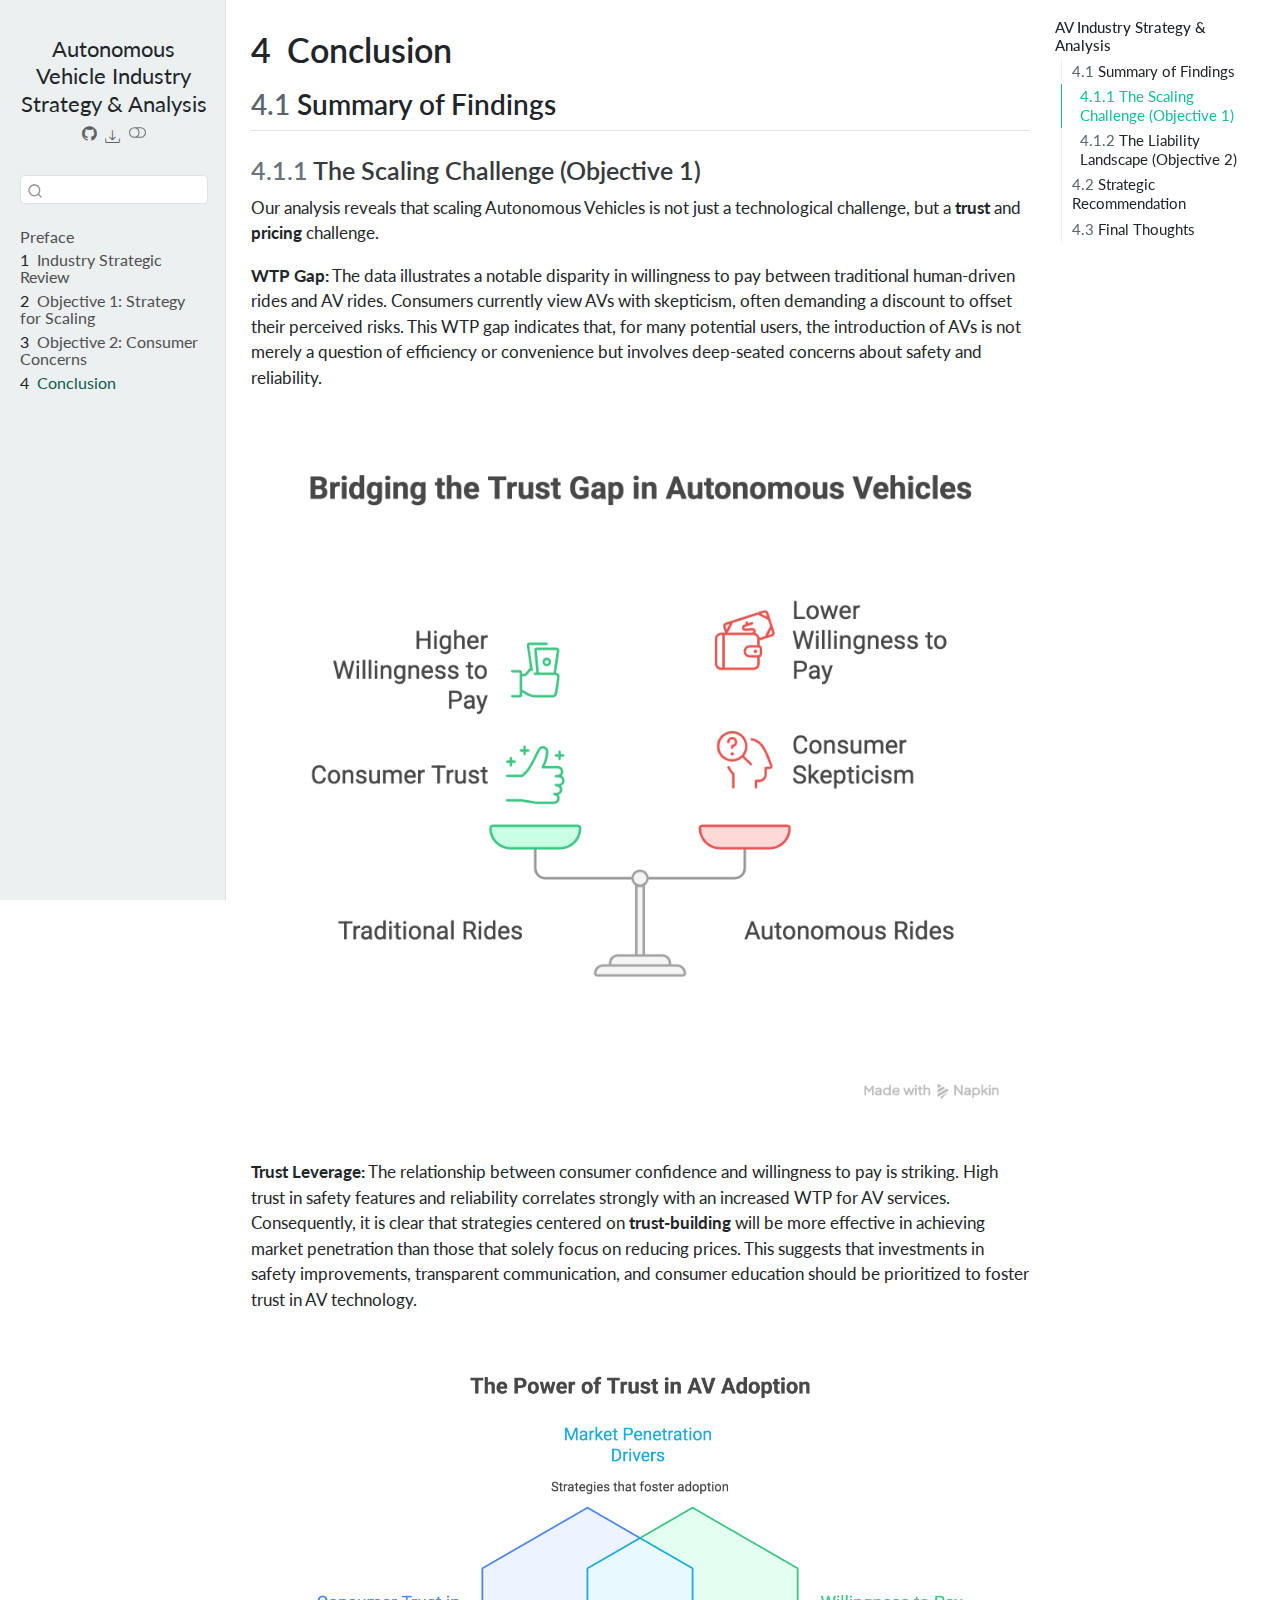
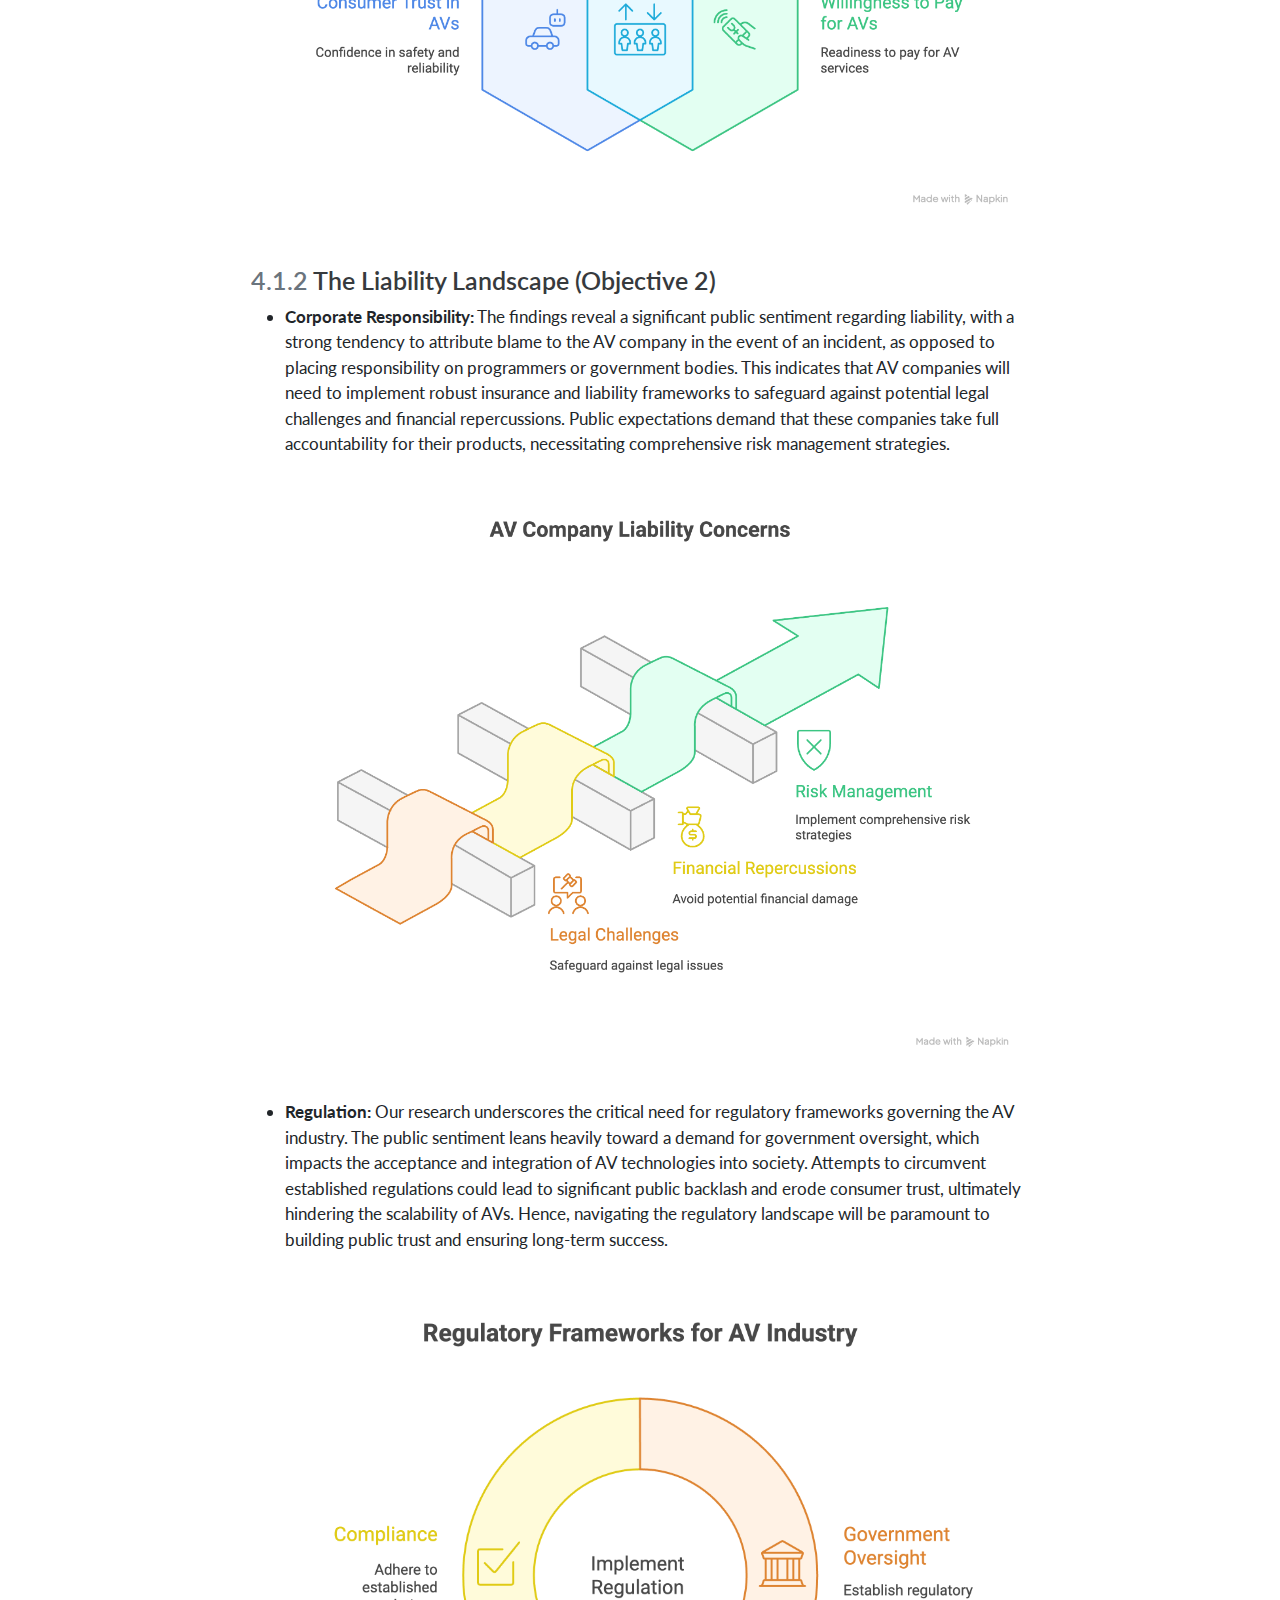
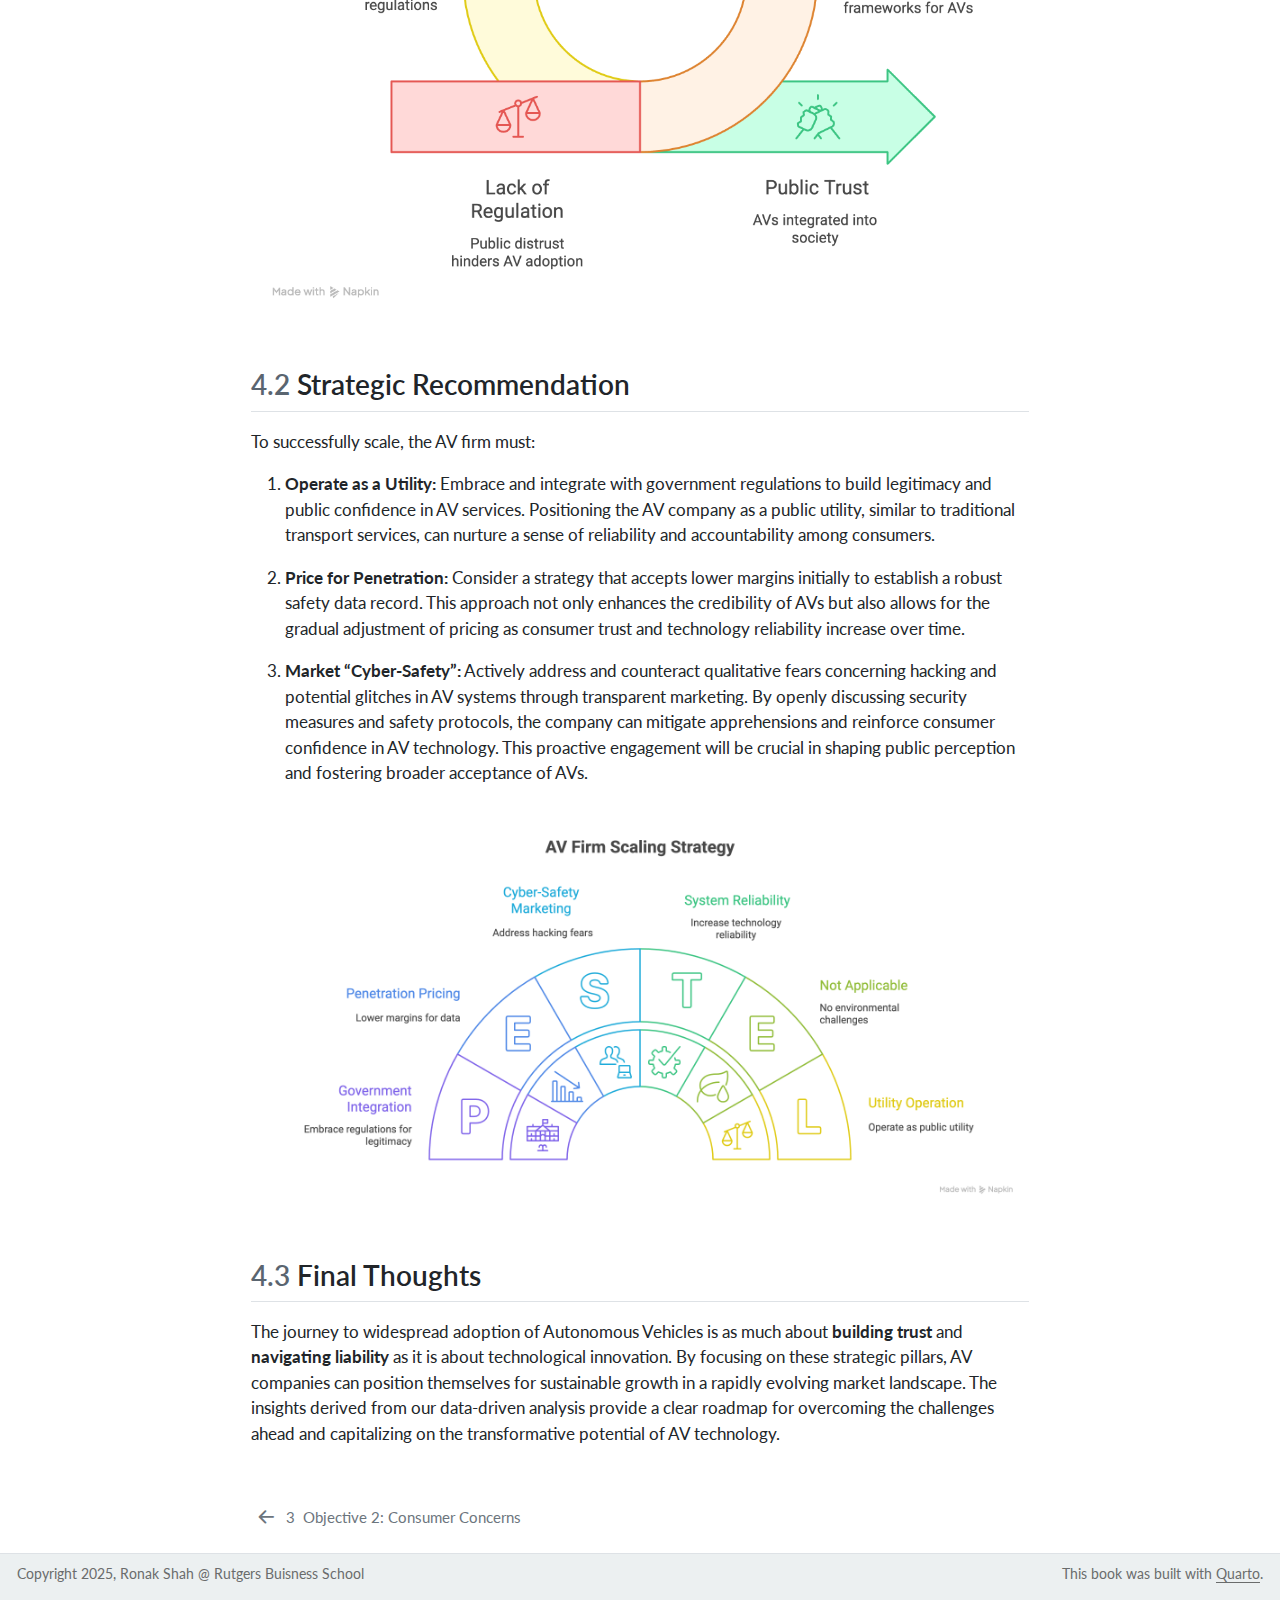
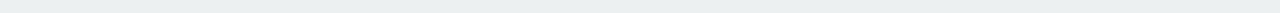
<file: conclusion.html>
<!DOCTYPE html>
<html xmlns="http://www.w3.org/1999/xhtml" lang="en" xml:lang="en"><head>

<meta charset="utf-8">
<meta name="generator" content="quarto-1.8.26">

<meta name="viewport" content="width=device-width, initial-scale=1.0, user-scalable=yes">

<meta name="description" content="A comprehensive analysis of the autonomous vehicle industry, focusing on consumer behavior, market trends, and strategic insights for stakeholders.">

<title>4&nbsp; Conclusion – Autonomous Vehicle Industry Strategy &amp; Analysis</title>
<style>
code{white-space: pre-wrap;}
span.smallcaps{font-variant: small-caps;}
div.columns{display: flex; gap: min(4vw, 1.5em);}
div.column{flex: auto; overflow-x: auto;}
div.hanging-indent{margin-left: 1.5em; text-indent: -1.5em;}
ul.task-list{list-style: none;}
ul.task-list li input[type="checkbox"] {
  width: 0.8em;
  margin: 0 0.8em 0.2em -1em; /* quarto-specific, see https://github.com/quarto-dev/quarto-cli/issues/4556 */ 
  vertical-align: middle;
}
</style>


<script src="site_libs/quarto-nav/quarto-nav.js"></script>
<script src="site_libs/clipboard/clipboard.min.js"></script>
<script src="site_libs/quarto-search/autocomplete.umd.js"></script>
<script src="site_libs/quarto-search/fuse.min.js"></script>
<script src="site_libs/quarto-search/quarto-search.js"></script>
<meta name="quarto:offset" content="./">
<link href="./objectives_2.html" rel="prev">
<script src="site_libs/quarto-html/quarto.js" type="module"></script>
<script src="site_libs/quarto-html/tabsets/tabsets.js" type="module"></script>
<script src="site_libs/quarto-html/axe/axe-check.js" type="module"></script>
<script src="site_libs/quarto-html/popper.min.js"></script>
<script src="site_libs/quarto-html/tippy.umd.min.js"></script>
<script src="site_libs/quarto-html/anchor.min.js"></script>
<link href="site_libs/quarto-html/tippy.css" rel="stylesheet">
<link href="site_libs/quarto-html/quarto-syntax-highlighting-68c8bffd90dad8f2b55c52d7b6410dc0.css" rel="stylesheet" class="quarto-color-scheme" id="quarto-text-highlighting-styles">
<link href="site_libs/quarto-html/quarto-syntax-highlighting-dark-68c8bffd90dad8f2b55c52d7b6410dc0.css" rel="stylesheet" class="quarto-color-scheme quarto-color-alternate" id="quarto-text-highlighting-styles">
<link href="site_libs/quarto-html/quarto-syntax-highlighting-68c8bffd90dad8f2b55c52d7b6410dc0.css" rel="stylesheet" class="quarto-color-scheme-extra" id="quarto-text-highlighting-styles">
<script src="site_libs/bootstrap/bootstrap.min.js"></script>
<link href="site_libs/bootstrap/bootstrap-icons.css" rel="stylesheet">
<link href="site_libs/bootstrap/bootstrap-645eda57f71ee41f92e78aa476921749.min.css" rel="stylesheet" append-hash="true" class="quarto-color-scheme" id="quarto-bootstrap" data-mode="light">
<link href="site_libs/bootstrap/bootstrap-dark-04c48c223f2f5d07dc4ee371709bcce5.min.css" rel="stylesheet" append-hash="true" class="quarto-color-scheme quarto-color-alternate" id="quarto-bootstrap" data-mode="dark">
<link href="site_libs/bootstrap/bootstrap-645eda57f71ee41f92e78aa476921749.min.css" rel="stylesheet" append-hash="true" class="quarto-color-scheme-extra" id="quarto-bootstrap" data-mode="light">
<script id="quarto-search-options" type="application/json">{
  "location": "sidebar",
  "copy-button": false,
  "collapse-after": 3,
  "panel-placement": "start",
  "type": "textbox",
  "limit": 50,
  "keyboard-shortcut": [
    "f",
    "/",
    "s"
  ],
  "show-item-context": false,
  "language": {
    "search-no-results-text": "No results",
    "search-matching-documents-text": "matching documents",
    "search-copy-link-title": "Copy link to search",
    "search-hide-matches-text": "Hide additional matches",
    "search-more-match-text": "more match in this document",
    "search-more-matches-text": "more matches in this document",
    "search-clear-button-title": "Clear",
    "search-text-placeholder": "",
    "search-detached-cancel-button-title": "Cancel",
    "search-submit-button-title": "Submit",
    "search-label": "Search"
  }
}</script>
<script type="application/json" class="js-hypothesis-config">
{
  "theme": "clean"
}
</script>
<script async="" src="https://hypothes.is/embed.js"></script>
<script>
  window.document.addEventListener("DOMContentLoaded", function (_event) {
    document.body.classList.add('hypothesis-enabled');
  });
</script>


</head>

<body class="nav-sidebar docked quarto-light"><script id="quarto-html-before-body" type="application/javascript">
    const toggleBodyColorMode = (bsSheetEl) => {
      const mode = bsSheetEl.getAttribute("data-mode");
      const bodyEl = window.document.querySelector("body");
      if (mode === "dark") {
        bodyEl.classList.add("quarto-dark");
        bodyEl.classList.remove("quarto-light");
      } else {
        bodyEl.classList.add("quarto-light");
        bodyEl.classList.remove("quarto-dark");
      }
    }
    const toggleBodyColorPrimary = () => {
      const bsSheetEl = window.document.querySelector("link#quarto-bootstrap:not([rel=disabled-stylesheet])");
      if (bsSheetEl) {
        toggleBodyColorMode(bsSheetEl);
      }
    }
    const setColorSchemeToggle = (alternate) => {
      const toggles = window.document.querySelectorAll('.quarto-color-scheme-toggle');
      for (let i=0; i < toggles.length; i++) {
        const toggle = toggles[i];
        if (toggle) {
          if (alternate) {
            toggle.classList.add("alternate");
          } else {
            toggle.classList.remove("alternate");
          }
        }
      }
    };
    const toggleColorMode = (alternate) => {
      // Switch the stylesheets
      const primaryStylesheets = window.document.querySelectorAll('link.quarto-color-scheme:not(.quarto-color-alternate)');
      const alternateStylesheets = window.document.querySelectorAll('link.quarto-color-scheme.quarto-color-alternate');
      manageTransitions('#quarto-margin-sidebar .nav-link', false);
      if (alternate) {
        // note: dark is layered on light, we don't disable primary!
        enableStylesheet(alternateStylesheets);
        for (const sheetNode of alternateStylesheets) {
          if (sheetNode.id === "quarto-bootstrap") {
            toggleBodyColorMode(sheetNode);
          }
        }
      } else {
        disableStylesheet(alternateStylesheets);
        enableStylesheet(primaryStylesheets)
        toggleBodyColorPrimary();
      }
      manageTransitions('#quarto-margin-sidebar .nav-link', true);
      // Switch the toggles
      setColorSchemeToggle(alternate)
      // Hack to workaround the fact that safari doesn't
      // properly recolor the scrollbar when toggling (#1455)
      if (navigator.userAgent.indexOf('Safari') > 0 && navigator.userAgent.indexOf('Chrome') == -1) {
        manageTransitions("body", false);
        window.scrollTo(0, 1);
        setTimeout(() => {
          window.scrollTo(0, 0);
          manageTransitions("body", true);
        }, 40);
      }
    }
    const disableStylesheet = (stylesheets) => {
      for (let i=0; i < stylesheets.length; i++) {
        const stylesheet = stylesheets[i];
        stylesheet.rel = 'disabled-stylesheet';
      }
    }
    const enableStylesheet = (stylesheets) => {
      for (let i=0; i < stylesheets.length; i++) {
        const stylesheet = stylesheets[i];
        if(stylesheet.rel !== 'stylesheet') { // for Chrome, which will still FOUC without this check
          stylesheet.rel = 'stylesheet';
        }
      }
    }
    const manageTransitions = (selector, allowTransitions) => {
      const els = window.document.querySelectorAll(selector);
      for (let i=0; i < els.length; i++) {
        const el = els[i];
        if (allowTransitions) {
          el.classList.remove('notransition');
        } else {
          el.classList.add('notransition');
        }
      }
    }
    const isFileUrl = () => {
      return window.location.protocol === 'file:';
    }
    const hasAlternateSentinel = () => {
      let styleSentinel = getColorSchemeSentinel();
      if (styleSentinel !== null) {
        return styleSentinel === "alternate";
      } else {
        return false;
      }
    }
    const setStyleSentinel = (alternate) => {
      const value = alternate ? "alternate" : "default";
      if (!isFileUrl()) {
        window.localStorage.setItem("quarto-color-scheme", value);
      } else {
        localAlternateSentinel = value;
      }
    }
    const getColorSchemeSentinel = () => {
      if (!isFileUrl()) {
        const storageValue = window.localStorage.getItem("quarto-color-scheme");
        return storageValue != null ? storageValue : localAlternateSentinel;
      } else {
        return localAlternateSentinel;
      }
    }
    const toggleGiscusIfUsed = (isAlternate, darkModeDefault) => {
      const baseTheme = document.querySelector('#giscus-base-theme')?.value ?? 'light';
      const alternateTheme = document.querySelector('#giscus-alt-theme')?.value ?? 'dark';
      let newTheme = '';
      if(authorPrefersDark) {
        newTheme = isAlternate ? baseTheme : alternateTheme;
      } else {
        newTheme = isAlternate ? alternateTheme : baseTheme;
      }
      const changeGiscusTheme = () => {
        // From: https://github.com/giscus/giscus/issues/336
        const sendMessage = (message) => {
          const iframe = document.querySelector('iframe.giscus-frame');
          if (!iframe) return;
          iframe.contentWindow.postMessage({ giscus: message }, 'https://giscus.app');
        }
        sendMessage({
          setConfig: {
            theme: newTheme
          }
        });
      }
      const isGiscussLoaded = window.document.querySelector('iframe.giscus-frame') !== null;
      if (isGiscussLoaded) {
        changeGiscusTheme();
      }
    };
    const authorPrefersDark = false;
    const darkModeDefault = authorPrefersDark;
      document.querySelector('link#quarto-text-highlighting-styles.quarto-color-scheme-extra').rel = 'disabled-stylesheet';
      document.querySelector('link#quarto-bootstrap.quarto-color-scheme-extra').rel = 'disabled-stylesheet';
    let localAlternateSentinel = darkModeDefault ? 'alternate' : 'default';
    // Dark / light mode switch
    window.quartoToggleColorScheme = () => {
      // Read the current dark / light value
      let toAlternate = !hasAlternateSentinel();
      toggleColorMode(toAlternate);
      setStyleSentinel(toAlternate);
      toggleGiscusIfUsed(toAlternate, darkModeDefault);
      window.dispatchEvent(new Event('resize'));
    };
    // Switch to dark mode if need be
    if (hasAlternateSentinel()) {
      toggleColorMode(true);
    } else {
      toggleColorMode(false);
    }
  </script>

<div id="quarto-search-results"></div>
  <header id="quarto-header" class="headroom fixed-top">
  <nav class="quarto-secondary-nav">
    <div class="container-fluid d-flex">
      <button type="button" class="quarto-btn-toggle btn" data-bs-toggle="collapse" role="button" data-bs-target=".quarto-sidebar-collapse-item" aria-controls="quarto-sidebar" aria-expanded="false" aria-label="Toggle sidebar navigation" onclick="if (window.quartoToggleHeadroom) { window.quartoToggleHeadroom(); }">
        <i class="bi bi-layout-text-sidebar-reverse"></i>
      </button>
        <a class="flex-grow-1 no-decor" role="navigation" data-bs-toggle="collapse" data-bs-target=".quarto-sidebar-collapse-item" aria-controls="quarto-sidebar" aria-expanded="false" aria-label="Toggle sidebar navigation" onclick="if (window.quartoToggleHeadroom) { window.quartoToggleHeadroom(); }">      
          <h1 class="quarto-secondary-nav-title"><span class="chapter-number">4</span>&nbsp; <span class="chapter-title">Conclusion</span></h1>
        </a>     
      <button type="button" class="btn quarto-search-button" aria-label="Search" onclick="window.quartoOpenSearch();">
        <i class="bi bi-search"></i>
      </button>
    </div>
  </nav>
</header>
<!-- content -->
<div id="quarto-content" class="quarto-container page-columns page-rows-contents page-layout-article">
<!-- sidebar -->
  <nav id="quarto-sidebar" class="sidebar collapse collapse-horizontal quarto-sidebar-collapse-item sidebar-navigation docked overflow-auto">
    <div class="pt-lg-2 mt-2 text-center sidebar-header">
    <div class="sidebar-title mb-0 py-0">
      <a href="./">Autonomous Vehicle Industry Strategy &amp; Analysis</a> 
        <div class="sidebar-tools-main tools-wide">
    <a href="https://github.com/rhshah/AV_analysis" title="Source Code" class="quarto-navigation-tool px-1" aria-label="Source Code"><i class="bi bi-github"></i></a>
    <div class="dropdown">
      <a href="" title="Download" id="quarto-navigation-tool-dropdown-0" class="quarto-navigation-tool dropdown-toggle px-1" data-bs-toggle="dropdown" aria-expanded="false" role="link" aria-label="Download"><i class="bi bi-download"></i></a>
      <ul class="dropdown-menu" aria-labelledby="quarto-navigation-tool-dropdown-0">
          <li>
            <a class="dropdown-item sidebar-tools-main-item" href="./Autonomous-Vehicle-Industry-Strategy---Analysis.docx">
              <i class="bi bi-file-word pe-1"></i>
            Download Docx
            </a>
          </li>
          <li>
            <a class="dropdown-item sidebar-tools-main-item" href="./Autonomous-Vehicle-Industry-Strategy---Analysis.pdf">
              <i class="bi bi-file-pdf pe-1"></i>
            Download PDF
            </a>
          </li>
      </ul>
    </div>
  <a href="" class="quarto-color-scheme-toggle quarto-navigation-tool  px-1" onclick="window.quartoToggleColorScheme(); return false;" title="Toggle dark mode"><i class="bi"></i></a>
</div>
    </div>
      </div>
        <div class="mt-2 flex-shrink-0 align-items-center">
        <div class="sidebar-search">
        <div id="quarto-search" class="" title="Search"></div>
        </div>
        </div>
    <div class="sidebar-menu-container"> 
    <ul class="list-unstyled mt-1">
        <li class="sidebar-item">
  <div class="sidebar-item-container"> 
  <a href="./index.html" class="sidebar-item-text sidebar-link">
 <span class="menu-text">Preface</span></a>
  </div>
</li>
        <li class="sidebar-item">
  <div class="sidebar-item-container"> 
  <a href="./intro.html" class="sidebar-item-text sidebar-link">
 <span class="menu-text"><span class="chapter-number">1</span>&nbsp; <span class="chapter-title">Industry Strategic Review</span></span></a>
  </div>
</li>
        <li class="sidebar-item">
  <div class="sidebar-item-container"> 
  <a href="./objectives_1.html" class="sidebar-item-text sidebar-link">
 <span class="menu-text"><span class="chapter-number">2</span>&nbsp; <span class="chapter-title">Objective 1: Strategy for Scaling</span></span></a>
  </div>
</li>
        <li class="sidebar-item">
  <div class="sidebar-item-container"> 
  <a href="./objectives_2.html" class="sidebar-item-text sidebar-link">
 <span class="menu-text"><span class="chapter-number">3</span>&nbsp; <span class="chapter-title">Objective 2: Consumer Concerns</span></span></a>
  </div>
</li>
        <li class="sidebar-item">
  <div class="sidebar-item-container"> 
  <a href="./conclusion.html" class="sidebar-item-text sidebar-link active">
 <span class="menu-text"><span class="chapter-number">4</span>&nbsp; <span class="chapter-title">Conclusion</span></span></a>
  </div>
</li>
    </ul>
    </div>
</nav>
<div id="quarto-sidebar-glass" class="quarto-sidebar-collapse-item" data-bs-toggle="collapse" data-bs-target=".quarto-sidebar-collapse-item"></div>
<!-- margin-sidebar -->
    <div id="quarto-margin-sidebar" class="sidebar margin-sidebar">
        <nav id="TOC" role="doc-toc" class="toc-active">
    <h2 id="toc-title">AV Industry Strategy &amp; Analysis</h2>
   
  <ul>
  <li><a href="#summary-of-findings" id="toc-summary-of-findings" class="nav-link active" data-scroll-target="#summary-of-findings"><span class="header-section-number">4.1</span> Summary of Findings</a>
  <ul class="collapse">
  <li><a href="#the-scaling-challenge-objective-1" id="toc-the-scaling-challenge-objective-1" class="nav-link" data-scroll-target="#the-scaling-challenge-objective-1"><span class="header-section-number">4.1.1</span> The Scaling Challenge (Objective 1)</a></li>
  <li><a href="#the-liability-landscape-objective-2" id="toc-the-liability-landscape-objective-2" class="nav-link" data-scroll-target="#the-liability-landscape-objective-2"><span class="header-section-number">4.1.2</span> The Liability Landscape (Objective 2)</a></li>
  </ul></li>
  <li><a href="#strategic-recommendation" id="toc-strategic-recommendation" class="nav-link" data-scroll-target="#strategic-recommendation"><span class="header-section-number">4.2</span> Strategic Recommendation</a></li>
  <li><a href="#final-thoughts" id="toc-final-thoughts" class="nav-link" data-scroll-target="#final-thoughts"><span class="header-section-number">4.3</span> Final Thoughts</a></li>
  </ul>
</nav>
    </div>
<!-- main -->
<main class="content" id="quarto-document-content">


<header id="title-block-header" class="quarto-title-block default">
<div class="quarto-title">
<h1 class="title d-none d-lg-block"><span class="chapter-number">4</span>&nbsp; <span class="chapter-title">Conclusion</span></h1>
</div>



<div class="quarto-title-meta">

    
  
    
  </div>
  


</header>


<section id="summary-of-findings" class="level2" data-number="4.1">
<h2 data-number="4.1" class="anchored" data-anchor-id="summary-of-findings"><span class="header-section-number">4.1</span> Summary of Findings</h2>
<section id="the-scaling-challenge-objective-1" class="level3" data-number="4.1.1">
<h3 data-number="4.1.1" class="anchored" data-anchor-id="the-scaling-challenge-objective-1"><span class="header-section-number">4.1.1</span> The Scaling Challenge (Objective 1)</h3>
<p>Our analysis reveals that scaling Autonomous Vehicles is not just a technological challenge, but a <strong>trust</strong> and <strong>pricing</strong> challenge.</p>
<p><strong>WTP Gap:</strong> The data illustrates a notable disparity in willingness to pay between traditional human-driven rides and AV rides. Consumers currently view AVs with skepticism, often demanding a discount to offset their perceived risks. This WTP gap indicates that, for many potential users, the introduction of AVs is not merely a question of efficiency or convenience but involves deep-seated concerns about safety and reliability.</p>
<div class="quarto-figure quarto-figure-center">
<figure class="figure">
<p><img src="images/Conclusion_WTP_GAP.png" class="img-fluid quarto-figure quarto-figure-center figure-img" style="width:100.0%"></p>
</figure>
</div>
<p><strong>Trust Leverage:</strong> The relationship between consumer confidence and willingness to pay is striking. High trust in safety features and reliability correlates strongly with an increased WTP for AV services. Consequently, it is clear that strategies centered on <strong>trust-building</strong> will be more effective in achieving market penetration than those that solely focus on reducing prices. This suggests that investments in safety improvements, transparent communication, and consumer education should be prioritized to foster trust in AV technology.</p>
<div class="quarto-figure quarto-figure-center">
<figure class="figure">
<p><img src="images/Conclusion_Trust.png" class="img-fluid quarto-figure quarto-figure-center figure-img" style="width:100.0%"></p>
</figure>
</div>
</section>
<section id="the-liability-landscape-objective-2" class="level3" data-number="4.1.2">
<h3 data-number="4.1.2" class="anchored" data-anchor-id="the-liability-landscape-objective-2"><span class="header-section-number">4.1.2</span> The Liability Landscape (Objective 2)</h3>
<ul>
<li><strong>Corporate Responsibility:</strong> The findings reveal a significant public sentiment regarding liability, with a strong tendency to attribute blame to the AV company in the event of an incident, as opposed to placing responsibility on programmers or government bodies. This indicates that AV companies will need to implement robust insurance and liability frameworks to safeguard against potential legal challenges and financial repercussions. Public expectations demand that these companies take full accountability for their products, necessitating comprehensive risk management strategies.</li>
</ul>
<div class="quarto-figure quarto-figure-center">
<figure class="figure">
<p><img src="images/Conclusion_Corporate_Responsibility.png" class="img-fluid quarto-figure quarto-figure-center figure-img" style="width:100.0%"></p>
</figure>
</div>
<ul>
<li><strong>Regulation:</strong> Our research underscores the critical need for regulatory frameworks governing the AV industry. The public sentiment leans heavily toward a demand for government oversight, which impacts the acceptance and integration of AV technologies into society. Attempts to circumvent established regulations could lead to significant public backlash and erode consumer trust, ultimately hindering the scalability of AVs. Hence, navigating the regulatory landscape will be paramount to building public trust and ensuring long-term success.</li>
</ul>
<div class="quarto-figure quarto-figure-center">
<figure class="figure">
<p><img src="images/Conclusion_Regulation.png" class="img-fluid quarto-figure quarto-figure-center figure-img" style="width:100.0%"></p>
</figure>
</div>
</section>
</section>
<section id="strategic-recommendation" class="level2" data-number="4.2">
<h2 data-number="4.2" class="anchored" data-anchor-id="strategic-recommendation"><span class="header-section-number">4.2</span> Strategic Recommendation</h2>
<p>To successfully scale, the AV firm must:</p>
<ol type="1">
<li><p><strong>Operate as a Utility:</strong> Embrace and integrate with government regulations to build legitimacy and public confidence in AV services. Positioning the AV company as a public utility, similar to traditional transport services, can nurture a sense of reliability and accountability among consumers.</p></li>
<li><p><strong>Price for Penetration:</strong> Consider a strategy that accepts lower margins initially to establish a robust safety data record. This approach not only enhances the credibility of AVs but also allows for the gradual adjustment of pricing as consumer trust and technology reliability increase over time.</p></li>
<li><p><strong>Market “Cyber-Safety”:</strong> Actively address and counteract qualitative fears concerning hacking and potential glitches in AV systems through transparent marketing. By openly discussing security measures and safety protocols, the company can mitigate apprehensions and reinforce consumer confidence in AV technology. This proactive engagement will be crucial in shaping public perception and fostering broader acceptance of AVs.</p></li>
</ol>
<div class="quarto-figure quarto-figure-center">
<figure class="figure">
<p><img src="images/Conclusion_Recommendations.png" class="img-fluid quarto-figure quarto-figure-center figure-img" style="width:100.0%"></p>
</figure>
</div>
</section>
<section id="final-thoughts" class="level2" data-number="4.3">
<h2 data-number="4.3" class="anchored" data-anchor-id="final-thoughts"><span class="header-section-number">4.3</span> Final Thoughts</h2>
<p>The journey to widespread adoption of Autonomous Vehicles is as much about <strong>building trust</strong> and <strong>navigating liability</strong> as it is about technological innovation. By focusing on these strategic pillars, AV companies can position themselves for sustainable growth in a rapidly evolving market landscape. The insights derived from our data-driven analysis provide a clear roadmap for overcoming the challenges ahead and capitalizing on the transformative potential of AV technology.</p>


</section>

</main> <!-- /main -->
<script id="quarto-html-after-body" type="application/javascript">
  window.document.addEventListener("DOMContentLoaded", function (event) {
    // Ensure there is a toggle, if there isn't float one in the top right
    if (window.document.querySelector('.quarto-color-scheme-toggle') === null) {
      const a = window.document.createElement('a');
      a.classList.add('top-right');
      a.classList.add('quarto-color-scheme-toggle');
      a.href = "";
      a.onclick = function() { try { window.quartoToggleColorScheme(); } catch {} return false; };
      const i = window.document.createElement("i");
      i.classList.add('bi');
      a.appendChild(i);
      window.document.body.appendChild(a);
    }
    setColorSchemeToggle(hasAlternateSentinel())
    const icon = "";
    const anchorJS = new window.AnchorJS();
    anchorJS.options = {
      placement: 'right',
      icon: icon
    };
    anchorJS.add('.anchored');
    const isCodeAnnotation = (el) => {
      for (const clz of el.classList) {
        if (clz.startsWith('code-annotation-')) {                     
          return true;
        }
      }
      return false;
    }
    const onCopySuccess = function(e) {
      // button target
      const button = e.trigger;
      // don't keep focus
      button.blur();
      // flash "checked"
      button.classList.add('code-copy-button-checked');
      var currentTitle = button.getAttribute("title");
      button.setAttribute("title", "Copied!");
      let tooltip;
      if (window.bootstrap) {
        button.setAttribute("data-bs-toggle", "tooltip");
        button.setAttribute("data-bs-placement", "left");
        button.setAttribute("data-bs-title", "Copied!");
        tooltip = new bootstrap.Tooltip(button, 
          { trigger: "manual", 
            customClass: "code-copy-button-tooltip",
            offset: [0, -8]});
        tooltip.show();    
      }
      setTimeout(function() {
        if (tooltip) {
          tooltip.hide();
          button.removeAttribute("data-bs-title");
          button.removeAttribute("data-bs-toggle");
          button.removeAttribute("data-bs-placement");
        }
        button.setAttribute("title", currentTitle);
        button.classList.remove('code-copy-button-checked');
      }, 1000);
      // clear code selection
      e.clearSelection();
    }
    const getTextToCopy = function(trigger) {
      const outerScaffold = trigger.parentElement.cloneNode(true);
      const codeEl = outerScaffold.querySelector('code');
      for (const childEl of codeEl.children) {
        if (isCodeAnnotation(childEl)) {
          childEl.remove();
        }
      }
      return codeEl.innerText;
    }
    const clipboard = new window.ClipboardJS('.code-copy-button:not([data-in-quarto-modal])', {
      text: getTextToCopy
    });
    clipboard.on('success', onCopySuccess);
    if (window.document.getElementById('quarto-embedded-source-code-modal')) {
      const clipboardModal = new window.ClipboardJS('.code-copy-button[data-in-quarto-modal]', {
        text: getTextToCopy,
        container: window.document.getElementById('quarto-embedded-source-code-modal')
      });
      clipboardModal.on('success', onCopySuccess);
    }
      var localhostRegex = new RegExp(/^(?:http|https):\/\/localhost\:?[0-9]*\//);
      var mailtoRegex = new RegExp(/^mailto:/);
        var filterRegex = new RegExp('/' + window.location.host + '/');
      var isInternal = (href) => {
          return filterRegex.test(href) || localhostRegex.test(href) || mailtoRegex.test(href);
      }
      // Inspect non-navigation links and adorn them if external
     var links = window.document.querySelectorAll('a[href]:not(.nav-link):not(.navbar-brand):not(.toc-action):not(.sidebar-link):not(.sidebar-item-toggle):not(.pagination-link):not(.no-external):not([aria-hidden]):not(.dropdown-item):not(.quarto-navigation-tool):not(.about-link)');
      for (var i=0; i<links.length; i++) {
        const link = links[i];
        if (!isInternal(link.href)) {
          // undo the damage that might have been done by quarto-nav.js in the case of
          // links that we want to consider external
          if (link.dataset.originalHref !== undefined) {
            link.href = link.dataset.originalHref;
          }
        }
      }
    function tippyHover(el, contentFn, onTriggerFn, onUntriggerFn) {
      const config = {
        allowHTML: true,
        maxWidth: 500,
        delay: 100,
        arrow: false,
        appendTo: function(el) {
            return el.parentElement;
        },
        interactive: true,
        interactiveBorder: 10,
        theme: 'quarto',
        placement: 'bottom-start',
      };
      if (contentFn) {
        config.content = contentFn;
      }
      if (onTriggerFn) {
        config.onTrigger = onTriggerFn;
      }
      if (onUntriggerFn) {
        config.onUntrigger = onUntriggerFn;
      }
      window.tippy(el, config); 
    }
    const noterefs = window.document.querySelectorAll('a[role="doc-noteref"]');
    for (var i=0; i<noterefs.length; i++) {
      const ref = noterefs[i];
      tippyHover(ref, function() {
        // use id or data attribute instead here
        let href = ref.getAttribute('data-footnote-href') || ref.getAttribute('href');
        try { href = new URL(href).hash; } catch {}
        const id = href.replace(/^#\/?/, "");
        const note = window.document.getElementById(id);
        if (note) {
          return note.innerHTML;
        } else {
          return "";
        }
      });
    }
    const xrefs = window.document.querySelectorAll('a.quarto-xref');
    const processXRef = (id, note) => {
      // Strip column container classes
      const stripColumnClz = (el) => {
        el.classList.remove("page-full", "page-columns");
        if (el.children) {
          for (const child of el.children) {
            stripColumnClz(child);
          }
        }
      }
      stripColumnClz(note)
      if (id === null || id.startsWith('sec-')) {
        // Special case sections, only their first couple elements
        const container = document.createElement("div");
        if (note.children && note.children.length > 2) {
          container.appendChild(note.children[0].cloneNode(true));
          for (let i = 1; i < note.children.length; i++) {
            const child = note.children[i];
            if (child.tagName === "P" && child.innerText === "") {
              continue;
            } else {
              container.appendChild(child.cloneNode(true));
              break;
            }
          }
          if (window.Quarto?.typesetMath) {
            window.Quarto.typesetMath(container);
          }
          return container.innerHTML
        } else {
          if (window.Quarto?.typesetMath) {
            window.Quarto.typesetMath(note);
          }
          return note.innerHTML;
        }
      } else {
        // Remove any anchor links if they are present
        const anchorLink = note.querySelector('a.anchorjs-link');
        if (anchorLink) {
          anchorLink.remove();
        }
        if (window.Quarto?.typesetMath) {
          window.Quarto.typesetMath(note);
        }
        if (note.classList.contains("callout")) {
          return note.outerHTML;
        } else {
          return note.innerHTML;
        }
      }
    }
    for (var i=0; i<xrefs.length; i++) {
      const xref = xrefs[i];
      tippyHover(xref, undefined, function(instance) {
        instance.disable();
        let url = xref.getAttribute('href');
        let hash = undefined; 
        if (url.startsWith('#')) {
          hash = url;
        } else {
          try { hash = new URL(url).hash; } catch {}
        }
        if (hash) {
          const id = hash.replace(/^#\/?/, "");
          const note = window.document.getElementById(id);
          if (note !== null) {
            try {
              const html = processXRef(id, note.cloneNode(true));
              instance.setContent(html);
            } finally {
              instance.enable();
              instance.show();
            }
          } else {
            // See if we can fetch this
            fetch(url.split('#')[0])
            .then(res => res.text())
            .then(html => {
              const parser = new DOMParser();
              const htmlDoc = parser.parseFromString(html, "text/html");
              const note = htmlDoc.getElementById(id);
              if (note !== null) {
                const html = processXRef(id, note);
                instance.setContent(html);
              } 
            }).finally(() => {
              instance.enable();
              instance.show();
            });
          }
        } else {
          // See if we can fetch a full url (with no hash to target)
          // This is a special case and we should probably do some content thinning / targeting
          fetch(url)
          .then(res => res.text())
          .then(html => {
            const parser = new DOMParser();
            const htmlDoc = parser.parseFromString(html, "text/html");
            const note = htmlDoc.querySelector('main.content');
            if (note !== null) {
              // This should only happen for chapter cross references
              // (since there is no id in the URL)
              // remove the first header
              if (note.children.length > 0 && note.children[0].tagName === "HEADER") {
                note.children[0].remove();
              }
              const html = processXRef(null, note);
              instance.setContent(html);
            } 
          }).finally(() => {
            instance.enable();
            instance.show();
          });
        }
      }, function(instance) {
      });
    }
        let selectedAnnoteEl;
        const selectorForAnnotation = ( cell, annotation) => {
          let cellAttr = 'data-code-cell="' + cell + '"';
          let lineAttr = 'data-code-annotation="' +  annotation + '"';
          const selector = 'span[' + cellAttr + '][' + lineAttr + ']';
          return selector;
        }
        const selectCodeLines = (annoteEl) => {
          const doc = window.document;
          const targetCell = annoteEl.getAttribute("data-target-cell");
          const targetAnnotation = annoteEl.getAttribute("data-target-annotation");
          const annoteSpan = window.document.querySelector(selectorForAnnotation(targetCell, targetAnnotation));
          const lines = annoteSpan.getAttribute("data-code-lines").split(",");
          const lineIds = lines.map((line) => {
            return targetCell + "-" + line;
          })
          let top = null;
          let height = null;
          let parent = null;
          if (lineIds.length > 0) {
              //compute the position of the single el (top and bottom and make a div)
              const el = window.document.getElementById(lineIds[0]);
              top = el.offsetTop;
              height = el.offsetHeight;
              parent = el.parentElement.parentElement;
            if (lineIds.length > 1) {
              const lastEl = window.document.getElementById(lineIds[lineIds.length - 1]);
              const bottom = lastEl.offsetTop + lastEl.offsetHeight;
              height = bottom - top;
            }
            if (top !== null && height !== null && parent !== null) {
              // cook up a div (if necessary) and position it 
              let div = window.document.getElementById("code-annotation-line-highlight");
              if (div === null) {
                div = window.document.createElement("div");
                div.setAttribute("id", "code-annotation-line-highlight");
                div.style.position = 'absolute';
                parent.appendChild(div);
              }
              div.style.top = top - 2 + "px";
              div.style.height = height + 4 + "px";
              div.style.left = 0;
              let gutterDiv = window.document.getElementById("code-annotation-line-highlight-gutter");
              if (gutterDiv === null) {
                gutterDiv = window.document.createElement("div");
                gutterDiv.setAttribute("id", "code-annotation-line-highlight-gutter");
                gutterDiv.style.position = 'absolute';
                const codeCell = window.document.getElementById(targetCell);
                const gutter = codeCell.querySelector('.code-annotation-gutter');
                gutter.appendChild(gutterDiv);
              }
              gutterDiv.style.top = top - 2 + "px";
              gutterDiv.style.height = height + 4 + "px";
            }
            selectedAnnoteEl = annoteEl;
          }
        };
        const unselectCodeLines = () => {
          const elementsIds = ["code-annotation-line-highlight", "code-annotation-line-highlight-gutter"];
          elementsIds.forEach((elId) => {
            const div = window.document.getElementById(elId);
            if (div) {
              div.remove();
            }
          });
          selectedAnnoteEl = undefined;
        };
          // Handle positioning of the toggle
      window.addEventListener(
        "resize",
        throttle(() => {
          elRect = undefined;
          if (selectedAnnoteEl) {
            selectCodeLines(selectedAnnoteEl);
          }
        }, 10)
      );
      function throttle(fn, ms) {
      let throttle = false;
      let timer;
        return (...args) => {
          if(!throttle) { // first call gets through
              fn.apply(this, args);
              throttle = true;
          } else { // all the others get throttled
              if(timer) clearTimeout(timer); // cancel #2
              timer = setTimeout(() => {
                fn.apply(this, args);
                timer = throttle = false;
              }, ms);
          }
        };
      }
        // Attach click handler to the DT
        const annoteDls = window.document.querySelectorAll('dt[data-target-cell]');
        for (const annoteDlNode of annoteDls) {
          annoteDlNode.addEventListener('click', (event) => {
            const clickedEl = event.target;
            if (clickedEl !== selectedAnnoteEl) {
              unselectCodeLines();
              const activeEl = window.document.querySelector('dt[data-target-cell].code-annotation-active');
              if (activeEl) {
                activeEl.classList.remove('code-annotation-active');
              }
              selectCodeLines(clickedEl);
              clickedEl.classList.add('code-annotation-active');
            } else {
              // Unselect the line
              unselectCodeLines();
              clickedEl.classList.remove('code-annotation-active');
            }
          });
        }
    const findCites = (el) => {
      const parentEl = el.parentElement;
      if (parentEl) {
        const cites = parentEl.dataset.cites;
        if (cites) {
          return {
            el,
            cites: cites.split(' ')
          };
        } else {
          return findCites(el.parentElement)
        }
      } else {
        return undefined;
      }
    };
    var bibliorefs = window.document.querySelectorAll('a[role="doc-biblioref"]');
    for (var i=0; i<bibliorefs.length; i++) {
      const ref = bibliorefs[i];
      const citeInfo = findCites(ref);
      if (citeInfo) {
        tippyHover(citeInfo.el, function() {
          var popup = window.document.createElement('div');
          citeInfo.cites.forEach(function(cite) {
            var citeDiv = window.document.createElement('div');
            citeDiv.classList.add('hanging-indent');
            citeDiv.classList.add('csl-entry');
            var biblioDiv = window.document.getElementById('ref-' + cite);
            if (biblioDiv) {
              citeDiv.innerHTML = biblioDiv.innerHTML;
            }
            popup.appendChild(citeDiv);
          });
          return popup.innerHTML;
        });
      }
    }
  });
  </script>
<nav class="page-navigation">
  <div class="nav-page nav-page-previous">
      <a href="./objectives_2.html" class="pagination-link" aria-label="Objective 2: Consumer Concerns">
        <i class="bi bi-arrow-left-short"></i> <span class="nav-page-text"><span class="chapter-number">3</span>&nbsp; <span class="chapter-title">Objective 2: Consumer Concerns</span></span>
      </a>          
  </div>
  <div class="nav-page nav-page-next">
  </div>
</nav>
</div> <!-- /content -->
<footer class="footer">
  <div class="nav-footer">
    <div class="nav-footer-left">
<p>Copyright 2025, Ronak Shah @ Rutgers Buisness School</p>
</div>   
    <div class="nav-footer-center">
      &nbsp;
    </div>
    <div class="nav-footer-right">
<p>This book was built with <a href="https://quarto.org/">Quarto</a>.</p>
</div>
  </div>
</footer>




</body></html>
</file>
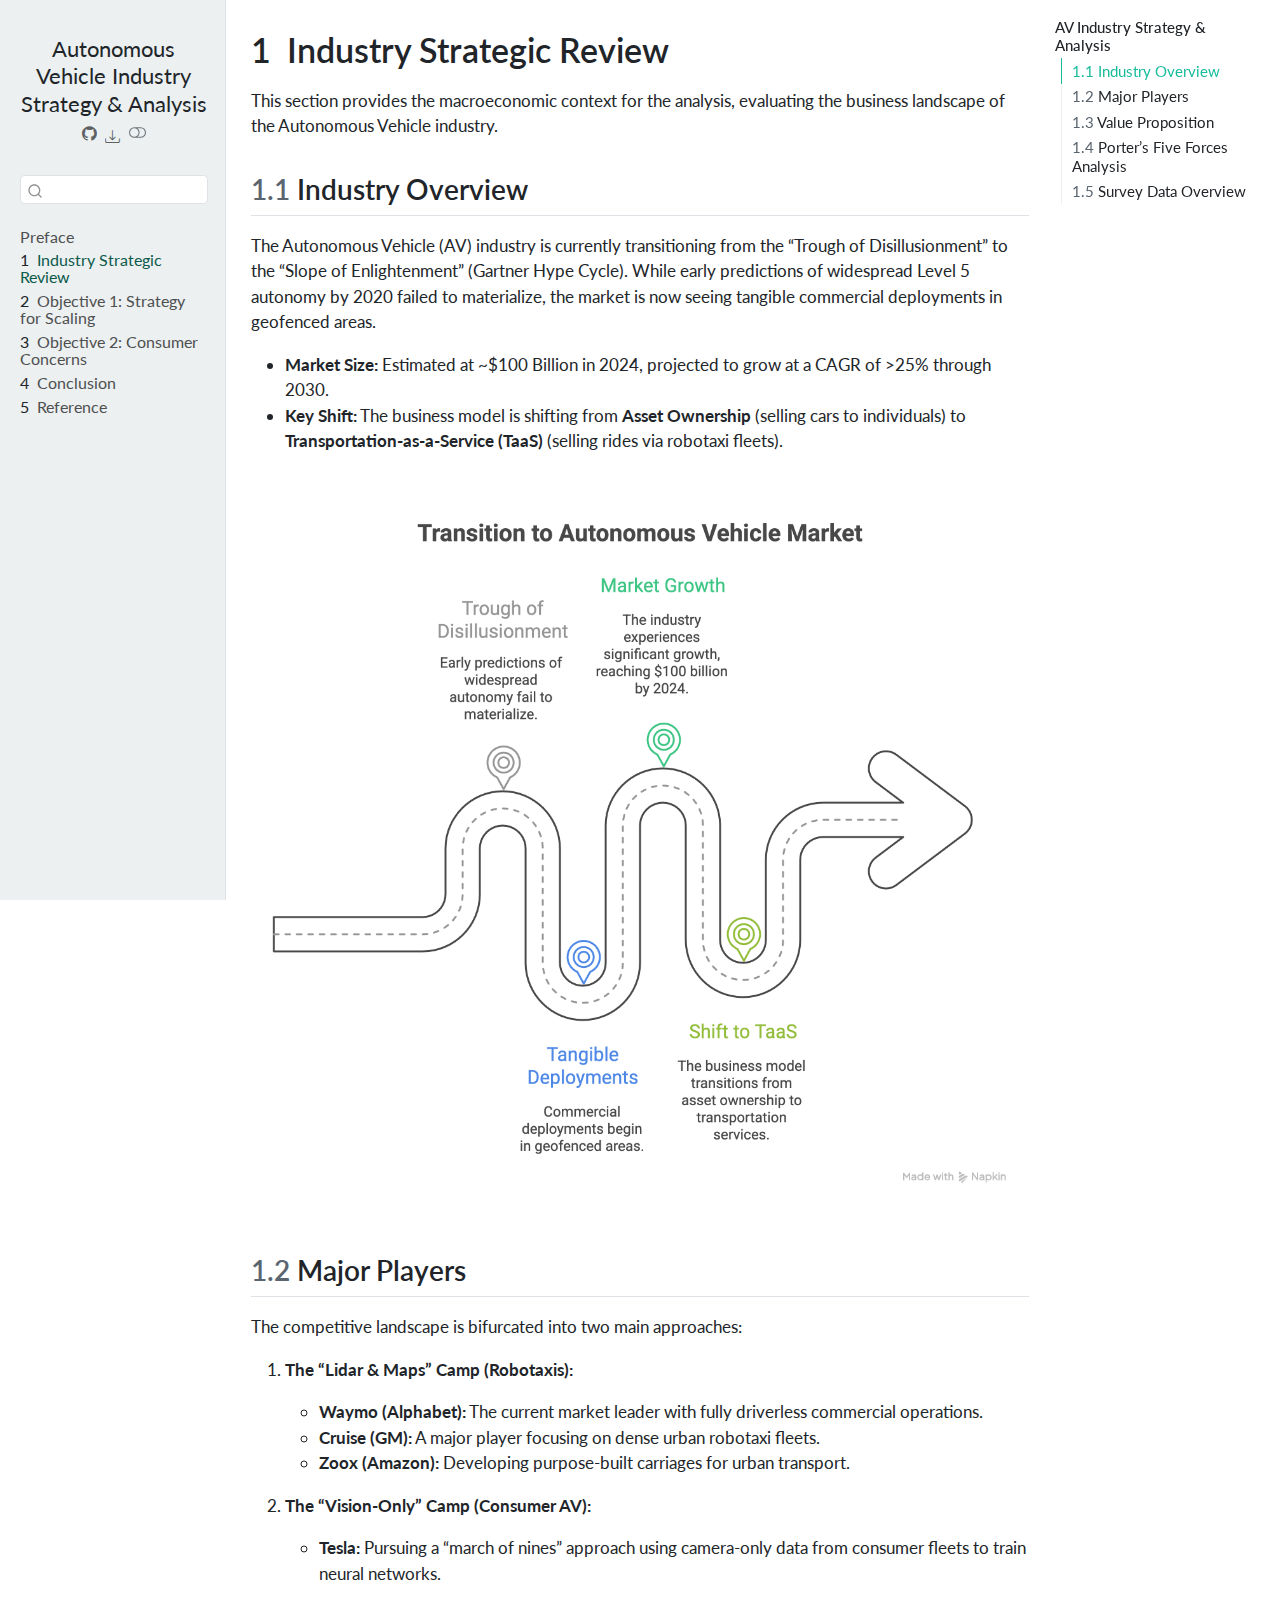
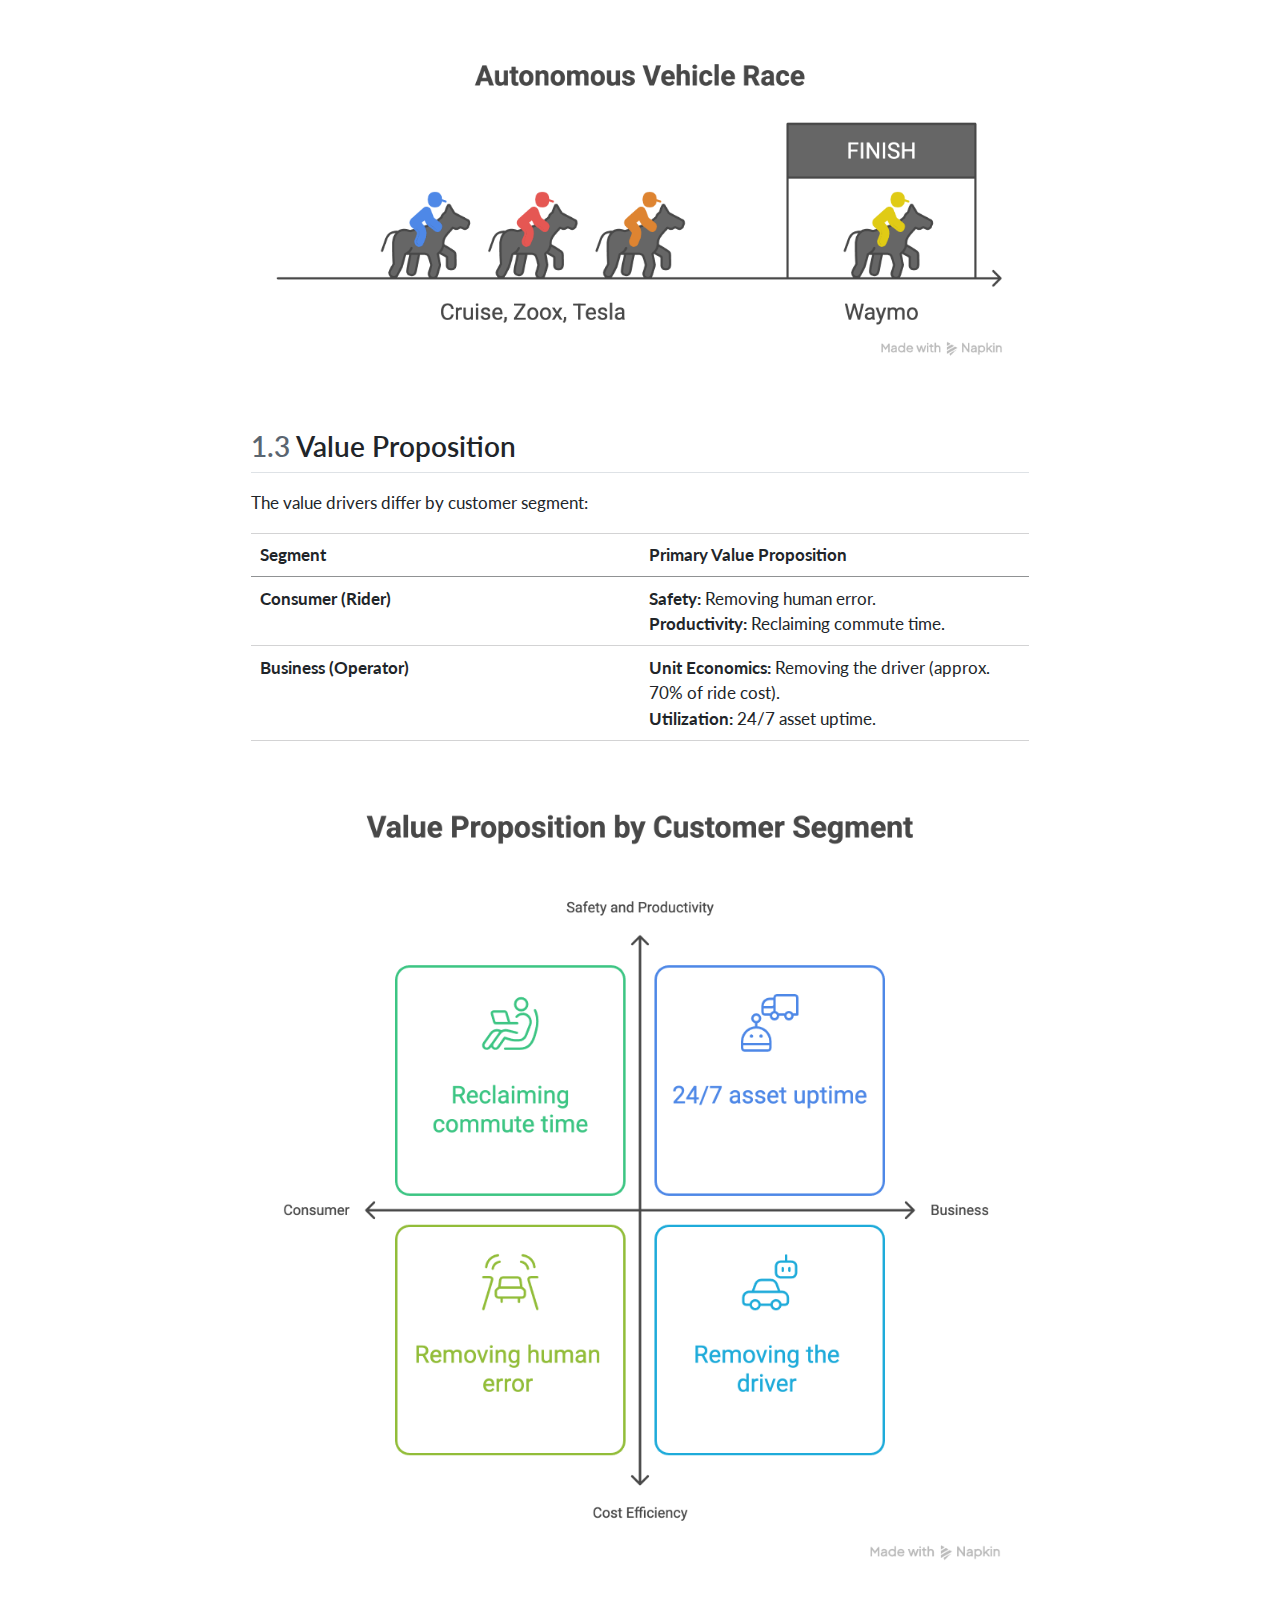
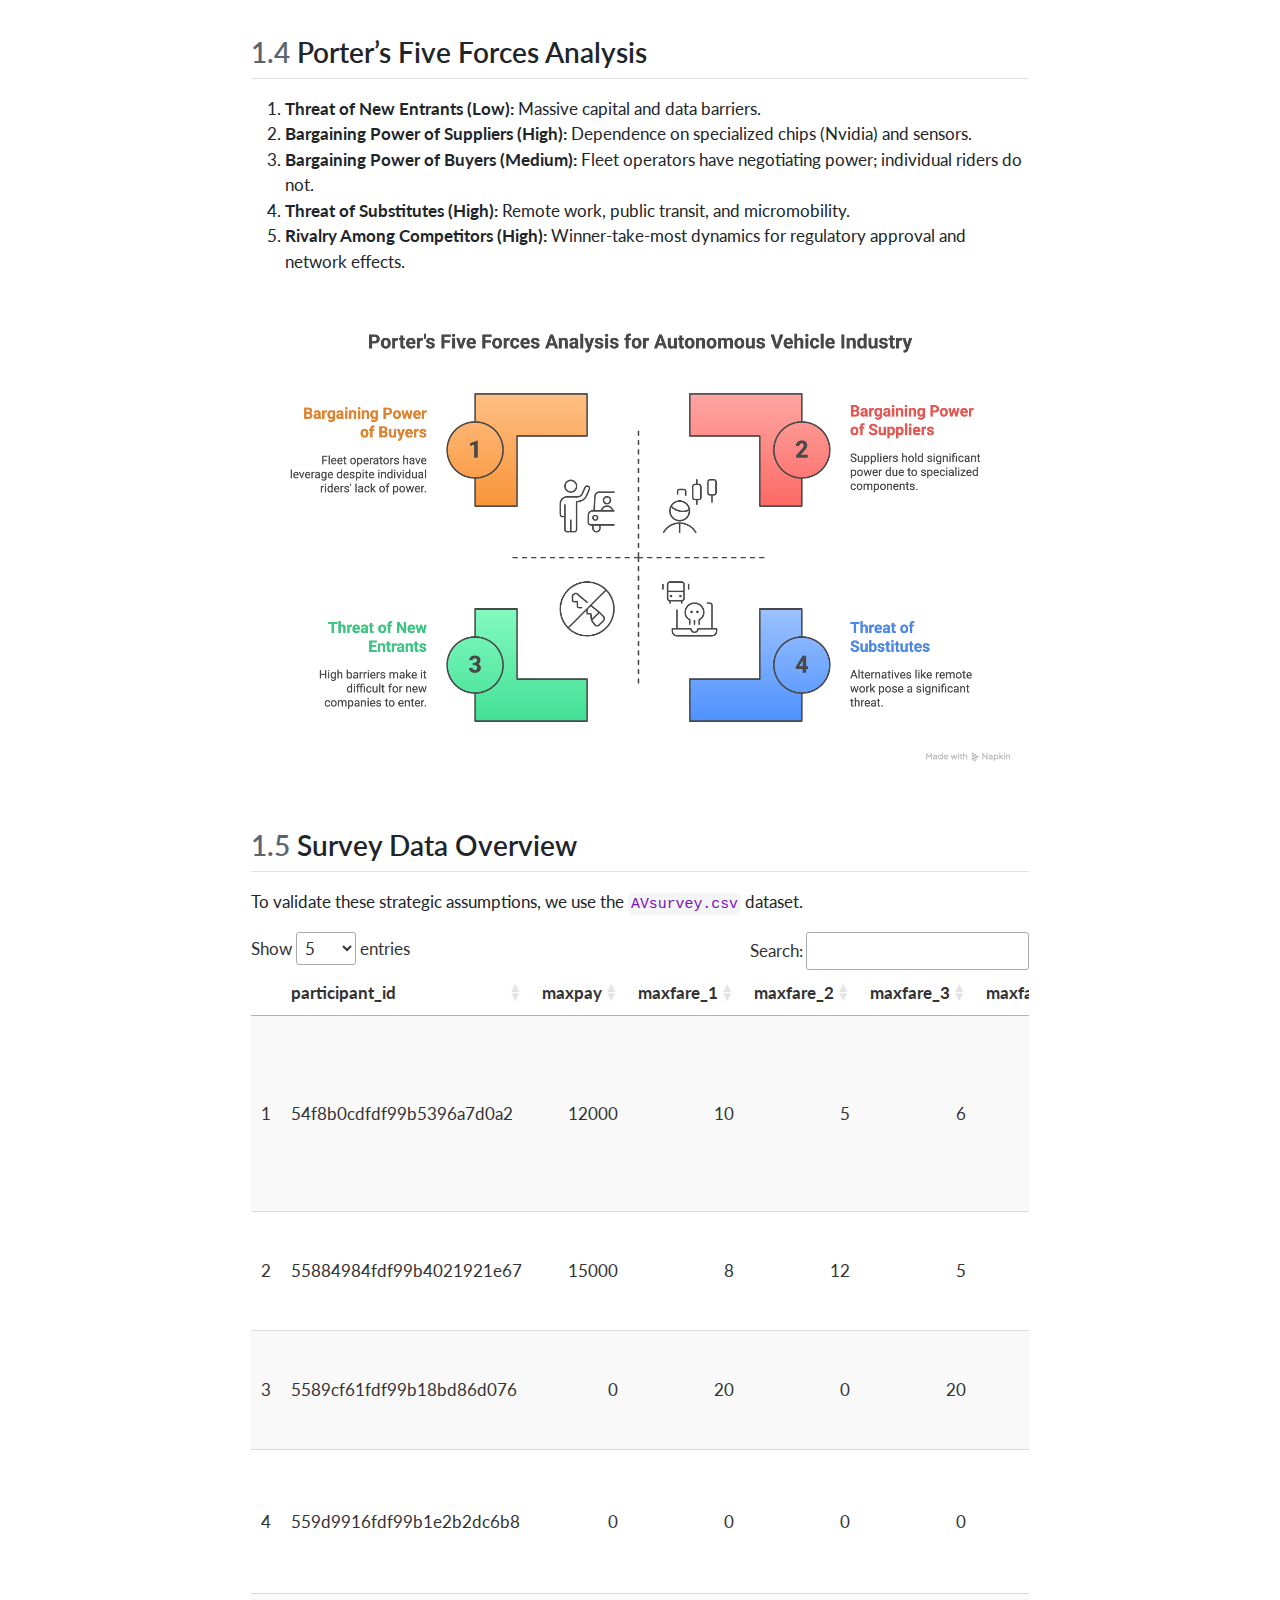
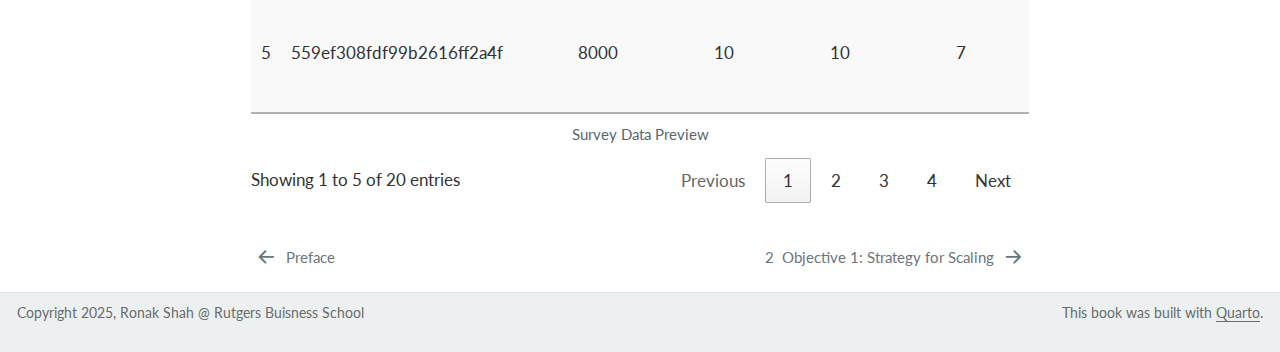
<file: intro.html>
<!DOCTYPE html>
<html xmlns="http://www.w3.org/1999/xhtml" lang="en" xml:lang="en"><head>
<meta http-equiv="Content-Type" content="text/html; charset=UTF-8">
<meta charset="utf-8">
<meta name="generator" content="quarto-1.8.26">
<meta name="viewport" content="width=device-width, initial-scale=1.0, user-scalable=yes">
<meta name="description" content="A comprehensive analysis of the autonomous vehicle industry, focusing on consumer behavior, market trends, and strategic insights for stakeholders.">
<title>1&nbsp; Industry Strategic Review – Autonomous Vehicle Industry Strategy &amp; Analysis</title>
<style>
code{white-space: pre-wrap;}
span.smallcaps{font-variant: small-caps;}
div.columns{display: flex; gap: min(4vw, 1.5em);}
div.column{flex: auto; overflow-x: auto;}
div.hanging-indent{margin-left: 1.5em; text-indent: -1.5em;}
ul.task-list{list-style: none;}
ul.task-list li input[type="checkbox"] {
  width: 0.8em;
  margin: 0 0.8em 0.2em -1em; /* quarto-specific, see https://github.com/quarto-dev/quarto-cli/issues/4556 */ 
  vertical-align: middle;
}
</style>

<script src="site_libs/quarto-nav/quarto-nav.js"></script>
<script src="site_libs/clipboard/clipboard.min.js"></script>
<script src="site_libs/quarto-search/autocomplete.umd.js"></script>
<script src="site_libs/quarto-search/fuse.min.js"></script>
<script src="site_libs/quarto-search/quarto-search.js"></script>
<meta name="quarto:offset" content="./">
<link href="./objectives_1.html" rel="next">
<link href="./index.html" rel="prev">
<script src="site_libs/quarto-html/quarto.js" type="module"></script>
<script src="site_libs/quarto-html/tabsets/tabsets.js" type="module"></script>
<script src="site_libs/quarto-html/axe/axe-check.js" type="module"></script>
<script src="site_libs/quarto-html/popper.min.js"></script>
<script src="site_libs/quarto-html/tippy.umd.min.js"></script>
<script src="site_libs/quarto-html/anchor.min.js"></script>
<link href="site_libs/quarto-html/tippy.css" rel="stylesheet">
<link href="site_libs/quarto-html/quarto-syntax-highlighting-68c8bffd90dad8f2b55c52d7b6410dc0.css" rel="stylesheet" class="quarto-color-scheme" id="quarto-text-highlighting-styles">
<link href="site_libs/quarto-html/quarto-syntax-highlighting-dark-68c8bffd90dad8f2b55c52d7b6410dc0.css" rel="stylesheet" class="quarto-color-scheme quarto-color-alternate" id="quarto-text-highlighting-styles">
<link href="site_libs/quarto-html/quarto-syntax-highlighting-68c8bffd90dad8f2b55c52d7b6410dc0.css" rel="stylesheet" class="quarto-color-scheme-extra" id="quarto-text-highlighting-styles">
<script src="site_libs/bootstrap/bootstrap.min.js"></script>
<link href="site_libs/bootstrap/bootstrap-icons.css" rel="stylesheet">
<link href="site_libs/bootstrap/bootstrap-645eda57f71ee41f92e78aa476921749.min.css" rel="stylesheet" append-hash="true" class="quarto-color-scheme" id="quarto-bootstrap" data-mode="light">
<link href="site_libs/bootstrap/bootstrap-dark-04c48c223f2f5d07dc4ee371709bcce5.min.css" rel="stylesheet" append-hash="true" class="quarto-color-scheme quarto-color-alternate" id="quarto-bootstrap" data-mode="dark">
<link href="site_libs/bootstrap/bootstrap-645eda57f71ee41f92e78aa476921749.min.css" rel="stylesheet" append-hash="true" class="quarto-color-scheme-extra" id="quarto-bootstrap" data-mode="light"><script id="quarto-search-options" type="application/json">{
  "location": "sidebar",
  "copy-button": false,
  "collapse-after": 3,
  "panel-placement": "start",
  "type": "textbox",
  "limit": 50,
  "keyboard-shortcut": [
    "f",
    "/",
    "s"
  ],
  "show-item-context": false,
  "language": {
    "search-no-results-text": "No results",
    "search-matching-documents-text": "matching documents",
    "search-copy-link-title": "Copy link to search",
    "search-hide-matches-text": "Hide additional matches",
    "search-more-match-text": "more match in this document",
    "search-more-matches-text": "more matches in this document",
    "search-clear-button-title": "Clear",
    "search-text-placeholder": "",
    "search-detached-cancel-button-title": "Cancel",
    "search-submit-button-title": "Submit",
    "search-label": "Search"
  }
}</script><script type="application/json" class="js-hypothesis-config">
{
  "theme": "clean"
}
</script><script async="" src="https://hypothes.is/embed.js"></script><script>
  window.document.addEventListener("DOMContentLoaded", function (_event) {
    document.body.classList.add('hypothesis-enabled');
  });
</script><link href="site_libs/htmltools-fill-0.5.8.1/fill.css" rel="stylesheet">
<script src="site_libs/htmlwidgets-1.6.4/htmlwidgets.js"></script><link href="site_libs/datatables-css-0.0.0/datatables-crosstalk.css" rel="stylesheet">
<script src="site_libs/datatables-binding-0.34.0/datatables.js"></script><script src="site_libs/jquery-3.6.0/jquery-3.6.0.min.js"></script><link href="site_libs/dt-core-1.13.6/css/jquery.dataTables.min.css" rel="stylesheet">
<link href="site_libs/dt-core-1.13.6/css/jquery.dataTables.extra.css" rel="stylesheet">
<script src="site_libs/dt-core-1.13.6/js/jquery.dataTables.min.js"></script><link href="site_libs/crosstalk-1.2.2/css/crosstalk.min.css" rel="stylesheet">
<script src="site_libs/crosstalk-1.2.2/js/crosstalk.min.js"></script>
</head>
<body class="nav-sidebar docked quarto-light"><script id="quarto-html-before-body" type="application/javascript">
    const toggleBodyColorMode = (bsSheetEl) => {
      const mode = bsSheetEl.getAttribute("data-mode");
      const bodyEl = window.document.querySelector("body");
      if (mode === "dark") {
        bodyEl.classList.add("quarto-dark");
        bodyEl.classList.remove("quarto-light");
      } else {
        bodyEl.classList.add("quarto-light");
        bodyEl.classList.remove("quarto-dark");
      }
    }
    const toggleBodyColorPrimary = () => {
      const bsSheetEl = window.document.querySelector("link#quarto-bootstrap:not([rel=disabled-stylesheet])");
      if (bsSheetEl) {
        toggleBodyColorMode(bsSheetEl);
      }
    }
    const setColorSchemeToggle = (alternate) => {
      const toggles = window.document.querySelectorAll('.quarto-color-scheme-toggle');
      for (let i=0; i < toggles.length; i++) {
        const toggle = toggles[i];
        if (toggle) {
          if (alternate) {
            toggle.classList.add("alternate");
          } else {
            toggle.classList.remove("alternate");
          }
        }
      }
    };
    const toggleColorMode = (alternate) => {
      // Switch the stylesheets
      const primaryStylesheets = window.document.querySelectorAll('link.quarto-color-scheme:not(.quarto-color-alternate)');
      const alternateStylesheets = window.document.querySelectorAll('link.quarto-color-scheme.quarto-color-alternate');
      manageTransitions('#quarto-margin-sidebar .nav-link', false);
      if (alternate) {
        // note: dark is layered on light, we don't disable primary!
        enableStylesheet(alternateStylesheets);
        for (const sheetNode of alternateStylesheets) {
          if (sheetNode.id === "quarto-bootstrap") {
            toggleBodyColorMode(sheetNode);
          }
        }
      } else {
        disableStylesheet(alternateStylesheets);
        enableStylesheet(primaryStylesheets)
        toggleBodyColorPrimary();
      }
      manageTransitions('#quarto-margin-sidebar .nav-link', true);
      // Switch the toggles
      setColorSchemeToggle(alternate)
      // Hack to workaround the fact that safari doesn't
      // properly recolor the scrollbar when toggling (#1455)
      if (navigator.userAgent.indexOf('Safari') > 0 && navigator.userAgent.indexOf('Chrome') == -1) {
        manageTransitions("body", false);
        window.scrollTo(0, 1);
        setTimeout(() => {
          window.scrollTo(0, 0);
          manageTransitions("body", true);
        }, 40);
      }
    }
    const disableStylesheet = (stylesheets) => {
      for (let i=0; i < stylesheets.length; i++) {
        const stylesheet = stylesheets[i];
        stylesheet.rel = 'disabled-stylesheet';
      }
    }
    const enableStylesheet = (stylesheets) => {
      for (let i=0; i < stylesheets.length; i++) {
        const stylesheet = stylesheets[i];
        if(stylesheet.rel !== 'stylesheet') { // for Chrome, which will still FOUC without this check
          stylesheet.rel = 'stylesheet';
        }
      }
    }
    const manageTransitions = (selector, allowTransitions) => {
      const els = window.document.querySelectorAll(selector);
      for (let i=0; i < els.length; i++) {
        const el = els[i];
        if (allowTransitions) {
          el.classList.remove('notransition');
        } else {
          el.classList.add('notransition');
        }
      }
    }
    const isFileUrl = () => {
      return window.location.protocol === 'file:';
    }
    const hasAlternateSentinel = () => {
      let styleSentinel = getColorSchemeSentinel();
      if (styleSentinel !== null) {
        return styleSentinel === "alternate";
      } else {
        return false;
      }
    }
    const setStyleSentinel = (alternate) => {
      const value = alternate ? "alternate" : "default";
      if (!isFileUrl()) {
        window.localStorage.setItem("quarto-color-scheme", value);
      } else {
        localAlternateSentinel = value;
      }
    }
    const getColorSchemeSentinel = () => {
      if (!isFileUrl()) {
        const storageValue = window.localStorage.getItem("quarto-color-scheme");
        return storageValue != null ? storageValue : localAlternateSentinel;
      } else {
        return localAlternateSentinel;
      }
    }
    const toggleGiscusIfUsed = (isAlternate, darkModeDefault) => {
      const baseTheme = document.querySelector('#giscus-base-theme')?.value ?? 'light';
      const alternateTheme = document.querySelector('#giscus-alt-theme')?.value ?? 'dark';
      let newTheme = '';
      if(authorPrefersDark) {
        newTheme = isAlternate ? baseTheme : alternateTheme;
      } else {
        newTheme = isAlternate ? alternateTheme : baseTheme;
      }
      const changeGiscusTheme = () => {
        // From: https://github.com/giscus/giscus/issues/336
        const sendMessage = (message) => {
          const iframe = document.querySelector('iframe.giscus-frame');
          if (!iframe) return;
          iframe.contentWindow.postMessage({ giscus: message }, 'https://giscus.app');
        }
        sendMessage({
          setConfig: {
            theme: newTheme
          }
        });
      }
      const isGiscussLoaded = window.document.querySelector('iframe.giscus-frame') !== null;
      if (isGiscussLoaded) {
        changeGiscusTheme();
      }
    };
    const authorPrefersDark = false;
    const darkModeDefault = authorPrefersDark;
      document.querySelector('link#quarto-text-highlighting-styles.quarto-color-scheme-extra').rel = 'disabled-stylesheet';
      document.querySelector('link#quarto-bootstrap.quarto-color-scheme-extra').rel = 'disabled-stylesheet';
    let localAlternateSentinel = darkModeDefault ? 'alternate' : 'default';
    // Dark / light mode switch
    window.quartoToggleColorScheme = () => {
      // Read the current dark / light value
      let toAlternate = !hasAlternateSentinel();
      toggleColorMode(toAlternate);
      setStyleSentinel(toAlternate);
      toggleGiscusIfUsed(toAlternate, darkModeDefault);
      window.dispatchEvent(new Event('resize'));
    };
    // Switch to dark mode if need be
    if (hasAlternateSentinel()) {
      toggleColorMode(true);
    } else {
      toggleColorMode(false);
    }
  </script>

<div id="quarto-search-results"></div>
  <header id="quarto-header" class="headroom fixed-top"><nav class="quarto-secondary-nav"><div class="container-fluid d-flex">
      <button type="button" class="quarto-btn-toggle btn" data-bs-toggle="collapse" role="button" data-bs-target=".quarto-sidebar-collapse-item" aria-controls="quarto-sidebar" aria-expanded="false" aria-label="Toggle sidebar navigation" onclick="if (window.quartoToggleHeadroom) { window.quartoToggleHeadroom(); }">
        <i class="bi bi-layout-text-sidebar-reverse"></i>
      </button>
        <a class="flex-grow-1 no-decor" role="navigation" data-bs-toggle="collapse" data-bs-target=".quarto-sidebar-collapse-item" aria-controls="quarto-sidebar" aria-expanded="false" aria-label="Toggle sidebar navigation" onclick="if (window.quartoToggleHeadroom) { window.quartoToggleHeadroom(); }">      
          <h1 class="quarto-secondary-nav-title">
<span class="chapter-number">1</span>&nbsp; <span class="chapter-title">Industry Strategic Review</span>
</h1>
        </a>     
      <button type="button" class="btn quarto-search-button" aria-label="Search" onclick="window.quartoOpenSearch();">
        <i class="bi bi-search"></i>
      </button>
    </div>
  </nav></header><!-- content --><div id="quarto-content" class="quarto-container page-columns page-rows-contents page-layout-article">
<!-- sidebar -->
  <nav id="quarto-sidebar" class="sidebar collapse collapse-horizontal quarto-sidebar-collapse-item sidebar-navigation docked overflow-auto"><div class="pt-lg-2 mt-2 text-center sidebar-header">
    <div class="sidebar-title mb-0 py-0">
      <a href="./">Autonomous Vehicle Industry Strategy &amp; Analysis</a> 
        <div class="sidebar-tools-main tools-wide">
    <a href="https://github.com/rhshah/AV_analysis" title="Source Code" class="quarto-navigation-tool px-1" aria-label="Source Code"><i class="bi bi-github"></i></a>
    <div class="dropdown">
      <a href="" title="Download" id="quarto-navigation-tool-dropdown-0" class="quarto-navigation-tool dropdown-toggle px-1" data-bs-toggle="dropdown" aria-expanded="false" role="link" aria-label="Download"><i class="bi bi-download"></i></a>
      <ul class="dropdown-menu" aria-labelledby="quarto-navigation-tool-dropdown-0">
<li>
            <a class="dropdown-item sidebar-tools-main-item" href="./Autonomous-Vehicle-Industry-Strategy---Analysis.docx">
              <i class="bi bi-file-word pe-1"></i>
            Download Docx
            </a>
          </li>
          <li>
            <a class="dropdown-item sidebar-tools-main-item" href="./Autonomous-Vehicle-Industry-Strategy---Analysis.pdf">
              <i class="bi bi-file-pdf pe-1"></i>
            Download PDF
            </a>
          </li>
      </ul>
</div>
  <a href="" class="quarto-color-scheme-toggle quarto-navigation-tool  px-1" onclick="window.quartoToggleColorScheme(); return false;" title="Toggle dark mode"><i class="bi"></i></a>
</div>
    </div>
      </div>
        <div class="mt-2 flex-shrink-0 align-items-center">
        <div class="sidebar-search">
        <div id="quarto-search" class="" title="Search"></div>
        </div>
        </div>
    <div class="sidebar-menu-container"> 
    <ul class="list-unstyled mt-1">
<li class="sidebar-item">
  <div class="sidebar-item-container"> 
  <a href="./index.html" class="sidebar-item-text sidebar-link">
 <span class="menu-text">Preface</span></a>
  </div>
</li>
        <li class="sidebar-item">
  <div class="sidebar-item-container"> 
  <a href="./intro.html" class="sidebar-item-text sidebar-link active">
 <span class="menu-text"><span class="chapter-number">1</span>&nbsp; <span class="chapter-title">Industry Strategic Review</span></span></a>
  </div>
</li>
        <li class="sidebar-item">
  <div class="sidebar-item-container"> 
  <a href="./objectives_1.html" class="sidebar-item-text sidebar-link">
 <span class="menu-text"><span class="chapter-number">2</span>&nbsp; <span class="chapter-title">Objective 1: Strategy for Scaling</span></span></a>
  </div>
</li>
        <li class="sidebar-item">
  <div class="sidebar-item-container"> 
  <a href="./objectives_2.html" class="sidebar-item-text sidebar-link">
 <span class="menu-text"><span class="chapter-number">3</span>&nbsp; <span class="chapter-title">Objective 2: Consumer Concerns</span></span></a>
  </div>
</li>
        <li class="sidebar-item">
  <div class="sidebar-item-container"> 
  <a href="./conclusion.html" class="sidebar-item-text sidebar-link">
 <span class="menu-text"><span class="chapter-number">4</span>&nbsp; <span class="chapter-title">Conclusion</span></span></a>
  </div>
</li>
        <li class="sidebar-item">
  <div class="sidebar-item-container"> 
  <a href="./references.html" class="sidebar-item-text sidebar-link">
 <span class="menu-text"><span class="chapter-number">5</span>&nbsp; <span class="chapter-title">Reference</span></span></a>
  </div>
</li>
    </ul>
</div>
</nav><div id="quarto-sidebar-glass" class="quarto-sidebar-collapse-item" data-bs-toggle="collapse" data-bs-target=".quarto-sidebar-collapse-item"></div>
<!-- margin-sidebar -->
    <div id="quarto-margin-sidebar" class="sidebar margin-sidebar">
        <nav id="TOC" role="doc-toc" class="toc-active"><h2 id="toc-title">AV Industry Strategy &amp; Analysis</h2>
   
  <ul>
<li><a href="#industry-overview" id="toc-industry-overview" class="nav-link active" data-scroll-target="#industry-overview"><span class="header-section-number">1.1</span> Industry Overview</a></li>
  <li><a href="#major-players" id="toc-major-players" class="nav-link" data-scroll-target="#major-players"><span class="header-section-number">1.2</span> Major Players</a></li>
  <li><a href="#value-proposition" id="toc-value-proposition" class="nav-link" data-scroll-target="#value-proposition"><span class="header-section-number">1.3</span> Value Proposition</a></li>
  <li><a href="#porters-five-forces-analysis" id="toc-porters-five-forces-analysis" class="nav-link" data-scroll-target="#porters-five-forces-analysis"><span class="header-section-number">1.4</span> Porter’s Five Forces Analysis</a></li>
  <li><a href="#survey-data-overview" id="toc-survey-data-overview" class="nav-link" data-scroll-target="#survey-data-overview"><span class="header-section-number">1.5</span> Survey Data Overview</a></li>
  </ul></nav>
    </div>
<!-- main -->
<main class="content" id="quarto-document-content"><header id="title-block-header" class="quarto-title-block default"><div class="quarto-title">
<h1 class="title d-none d-lg-block">
<span class="chapter-number">1</span>&nbsp; <span class="chapter-title">Industry Strategic Review</span>
</h1>
</div>



<div class="quarto-title-meta">

    
  
    
  </div>
  


</header><p>This section provides the macroeconomic context for the analysis, evaluating the business landscape of the Autonomous Vehicle industry.</p>
<section id="industry-overview" class="level2" data-number="1.1"><h2 data-number="1.1" class="anchored" data-anchor-id="industry-overview">
<span class="header-section-number">1.1</span> Industry Overview</h2>
<p>The Autonomous Vehicle (AV) industry is currently transitioning from the “Trough of Disillusionment” to the “Slope of Enlightenment” (Gartner Hype Cycle). While early predictions of widespread Level 5 autonomy by 2020 failed to materialize, the market is now seeing tangible commercial deployments in geofenced areas.</p>
<ul>
<li>
<strong>Market Size:</strong> Estimated at ~$100 Billion in 2024, projected to grow at a CAGR of &gt;25% through 2030.</li>
<li>
<strong>Key Shift:</strong> The business model is shifting from <strong>Asset Ownership</strong> (selling cars to individuals) to <strong>Transportation-as-a-Service (TaaS)</strong> (selling rides via robotaxi fleets).</li>
</ul>
<div class="quarto-figure quarto-figure-center">
<figure class="figure"><p><img src="images/Industry Strategic Review - visual selection.png" class="img-fluid quarto-figure quarto-figure-center figure-img" style="width:100.0%"></p>
</figure>
</div>
</section><section id="major-players" class="level2" data-number="1.2"><h2 data-number="1.2" class="anchored" data-anchor-id="major-players">
<span class="header-section-number">1.2</span> Major Players</h2>
<p>The competitive landscape is bifurcated into two main approaches:</p>
<ol type="1">
<li>
<p><strong>The “Lidar &amp; Maps” Camp (Robotaxis):</strong></p>
<ul>
<li>
<strong>Waymo (Alphabet):</strong> The current market leader with fully driverless commercial operations.</li>
<li>
<strong>Cruise (GM):</strong> A major player focusing on dense urban robotaxi fleets.</li>
<li>
<strong>Zoox (Amazon):</strong> Developing purpose-built carriages for urban transport.</li>
</ul>
</li>
<li>
<p><strong>The “Vision-Only” Camp (Consumer AV):</strong></p>
<ul>
<li>
<strong>Tesla:</strong> Pursuing a “march of nines” approach using camera-only data from consumer fleets to train neural networks.</li>
</ul>
</li>
</ol>
<div class="quarto-figure quarto-figure-center">
<figure class="figure"><p><img src="images/Industry Strategic Review - visual selection (1).png" class="img-fluid quarto-figure quarto-figure-center figure-img" style="width:100.0%"></p>
</figure>
</div>
</section><section id="value-proposition" class="level2" data-number="1.3"><h2 data-number="1.3" class="anchored" data-anchor-id="value-proposition">
<span class="header-section-number">1.3</span> Value Proposition</h2>
<p>The value drivers differ by customer segment:</p>
<table class="table">
<colgroup>
<col style="width: 50%">
<col style="width: 50%">
</colgroup>
<thead><tr class="header">
<th style="text-align: left;">Segment</th>
<th style="text-align: left;">Primary Value Proposition</th>
</tr></thead>
<tbody>
<tr class="odd">
<td style="text-align: left;"><strong>Consumer (Rider)</strong></td>
<td style="text-align: left;">
<strong>Safety:</strong> Removing human error. <br><strong>Productivity:</strong> Reclaiming commute time.</td>
</tr>
<tr class="even">
<td style="text-align: left;"><strong>Business (Operator)</strong></td>
<td style="text-align: left;">
<strong>Unit Economics:</strong> Removing the driver (approx. 70% of ride cost). <br><strong>Utilization:</strong> 24/7 asset uptime.</td>
</tr>
</tbody>
</table>
<div class="quarto-figure quarto-figure-center">
<figure class="figure"><p><img src="images/Industry Strategic Review - visual selection (2).png" class="img-fluid quarto-figure quarto-figure-center figure-img" style="width:100.0%"></p>
</figure>
</div>
</section><section id="porters-five-forces-analysis" class="level2" data-number="1.4"><h2 data-number="1.4" class="anchored" data-anchor-id="porters-five-forces-analysis">
<span class="header-section-number">1.4</span> Porter’s Five Forces Analysis</h2>
<ol type="1">
<li>
<strong>Threat of New Entrants (Low):</strong> Massive capital and data barriers.</li>
<li>
<strong>Bargaining Power of Suppliers (High):</strong> Dependence on specialized chips (Nvidia) and sensors.</li>
<li>
<strong>Bargaining Power of Buyers (Medium):</strong> Fleet operators have negotiating power; individual riders do not.</li>
<li>
<strong>Threat of Substitutes (High):</strong> Remote work, public transit, and micromobility.</li>
<li>
<strong>Rivalry Among Competitors (High):</strong> Winner-take-most dynamics for regulatory approval and network effects.</li>
</ol>
<div class="quarto-figure quarto-figure-center">
<figure class="figure"><p><img src="images/Industry Strategic Review - visual selection (3).png" class="img-fluid quarto-figure quarto-figure-center figure-img" style="width:100.0%"></p>
</figure>
</div>
</section><section id="survey-data-overview" class="level2" data-number="1.5"><h2 data-number="1.5" class="anchored" data-anchor-id="survey-data-overview">
<span class="header-section-number">1.5</span> Survey Data Overview</h2>
<p>To validate these strategic assumptions, we use the <code>AVsurvey.csv</code> dataset.</p>
<div class="cell">
<div class="cell-output-display">
<div class="datatables html-widget html-fill-item" id="htmlwidget-b036cb8a05c4ba2facd3" style="width:100%;height:auto;"></div>
<script type="application/json" data-for="htmlwidget-b036cb8a05c4ba2facd3">{"x":{"filter":"none","vertical":false,"caption":"<caption>Survey Data Preview<\/caption>","data":[["1","2","3","4","5","6","7","8","9","10","11","12","13","14","15","16","17","18","19","20"],["54f8b0cdfdf99b5396a7d0a2","55884984fdf99b4021921e67","5589cf61fdf99b18bd86d076","559d9916fdf99b1e2b2dc6b8","559ef308fdf99b2616ff2a4f","55abb1a5fdf99b501fab62e3","55b9a9b0fdf99b6906d2aba4","561d98e03d7fe8000b0f5e09","567dd32b4f0ef30006dbb718","5687d85e369319000c269c55","56888951d7848e000c39a122","5690a966a3b94e000d6c3c13","569298838d93fe000dfa033c","569916e4b0e16500050131b4","56bae08f30d6b30005f8537a","56d7848303a4c2000c876dbd","56e70a4cc89073000de74a5f","56e94d6e098153000a40d59a","56ee016b65ca4d000cc39d28","56fdff4ee0f9ff000f19c466"],[12000,15000,0,0,8000,20000,30000,30000,0,50000,50000,20000,0,41000,27000,38000,35000,0,50000,0],[10,8,20,0,10,15,10,17,8,14,1,8,3,10,8,5,10,10,16,10],[5,12,0,0,10,5,10,11,0,20,6,8,0,5,5,5,5,0,14,0],[6,5,20,0,7,10,5,6,8,12,8,4,3,6,5,3,10,6,15,10],[20,20,20,20,20,20,20,20,20,20,20,20,20,20,20,20,20,20,20,20],[10,10,0,0,5,10,5,3,8,10,7,4,0,3,4,4,5,0,18,0],[10,5,0,0,2,5,1,5,3,2,9,6,0,1,1,2,2,2,9,0],["Somewhat confident","Not confident at all","Not confident at all","Not confident at all","Not very confident","Somewhat confident","Very confident","Not very confident","Somewhat confident","Very confident","Not very confident","Not very confident","Not very confident","Somewhat confident","Somewhat confident","Very confident","Not very confident","Not confident at all","Somewhat confident","Not confident at all"],["Not very confident","Not very confident","Not confident at all","Not confident at all","Somewhat confident","Somewhat confident","Very confident","Not very confident","Somewhat confident","Very confident","Somewhat confident","Not very confident","Not very confident","Somewhat confident","Very confident","Very confident","Not very confident","Not very confident","Not very confident","Not very confident"],["Somewhat confident","Not very confident","Not confident at all","Not confident at all","Somewhat confident","Somewhat confident","Very confident","Not very confident","Somewhat confident","Very confident","Somewhat confident","Not very confident","Not very confident","Somewhat confident","Very confident","Very confident","Not very confident","Not very confident","Somewhat confident","Not very confident"],["Neither agree nor disagree","Strongly disagree","Strongly disagree","Strongly disagree","Somewhat agree","Somewhat agree","Strongly agree","Somewhat agree","Somewhat agree","Strongly agree","Agree","Neither agree nor disagree","Agree","Agree","Agree","Somewhat disagree","Disagree","Somewhat disagree","Somewhat disagree","Strongly disagree"],["Somewhat agree","Disagree","Strongly disagree","Strongly disagree","Agree","Somewhat agree","Strongly agree","Somewhat agree","Agree","Strongly agree","Agree","Neither agree nor disagree","Agree","Agree","Strongly agree","Strongly agree","Somewhat disagree","Somewhat disagree","Neither agree nor disagree","Disagree"],["Somewhat disagree","Disagree","Strongly disagree","Strongly disagree","Somewhat agree","Somewhat agree","Agree","Neither agree nor disagree","Agree","Strongly agree","Somewhat agree","Neither agree nor disagree","Agree","Agree","Agree","Strongly agree","Somewhat disagree","Disagree","Disagree","Strongly disagree"],["Somewhat agree","Neither agree nor disagree","Somewhat agree","Somewhat agree","Neither agree nor disagree","Somewhat agree","Agree","Strongly agree","Disagree","Neither agree nor disagree","Somewhat disagree","Somewhat agree","Disagree","Somewhat disagree","Somewhat disagree","Somewhat agree","Agree","Somewhat agree","Neither agree nor disagree","Somewhat disagree"],["Neither agree nor disagree","Strongly disagree","Strongly disagree","Strongly disagree","Neither agree nor disagree","Somewhat agree","Agree","Somewhat disagree","Neither agree nor disagree","Neither agree nor disagree","Agree","Somewhat disagree","Disagree","Somewhat agree","Neither agree nor disagree","Strongly agree","Disagree","Disagree","Disagree","Disagree"],["Somewhat disagree","Strongly disagree","Somewhat disagree","Strongly disagree","Neither agree nor disagree","Neither agree nor disagree","Somewhat disagree","Agree","Neither agree nor disagree","Neither agree nor disagree","Agree","Strongly disagree","Agree","Somewhat agree","Somewhat agree","Strongly agree","Disagree","Disagree","Somewhat disagree","Strongly disagree"],[32,71,80,50,10,50,5,27,70,41,50,20,45,30,8,0,50,23,67,9],[36,28,10,0,71,50,90,26,30,40,50,80,34,50,86,0,50,61,13,74],[32,1,10,0,19,0,5,5,0,19,0,0,21,10,6,0,0,0,20,0],[0,0,0,50,0,0,0,42,0,0,0,0,0,10,0,100,0,16,0,17],["","","","whatever other parties were involved, for example drivers of other vehicles involved in the accident","","","","","","","","","","Owner of AV","","","","","",""],[95,91,95,100,100,80,95,88,90,60,100,100,100,90,60,92,71,92,60,87],[5,9,5,0,0,20,5,12,10,40,0,0,0,10,40,8,29,8,40,0],[0,0,0,0,0,0,0,0,0,0,0,0,0,0,0,0,0,0,0,13],["","","","","","","","","","","","","","","","","","","","environmental effect"],[3,3,4,1,1,2,1,2,1,2,1,1,4,1,1,1,3,3,1,1],[2,1,7,4,3,3,2,7,7,7,2,2,7,3,7,7,1,1,3,5],[1,4,1,3,2,1,3,1,2,1,7,3,3,2,3,6,2,2,2,4],[4,2,2,2,4,5,7,4,4,4,3,7,1,7,2,3,7,7,5,2],[7,7,3,5,5,4,6,3,3,5,4,5,2,4,6,2,5,4,4,3],[5,5,5,6,7,7,4,6,5,6,5,4,5,6,5,4,4,6,6,6],[6,6,6,7,6,6,5,5,6,3,6,6,6,5,4,5,6,5,7,7],["The general public","Experts in technology","The government","Experts in ethics and social problems","The government","Experts in technology","The government","Experts in technology","The government","The general public","Experts in technology","The general public","Experts in technology","The government","Experts in ethics and social problems","Experts in technology","Experts in technology","The general public","Experts in technology","Experts in technology"],["Within 5-10 years","Within 10-20 years","Within 5-10 years","Within 20-50 years","Within 5-10 years","Within 10-20 years","Within 5-10 years","Within 5-10 years","Within 10-20 years","Within 10-20 years","Within 5-10 years","Within 10-20 years","Within 10-20 years","Within 20-50 years","Within 5-10 years","Within the next 5 years","Within the next 5 years","Within 10-20 years","Within 10-20 years","Within 50-100 years"],["Moderately uncomfortable","Extremely uncomfortable","Extremely uncomfortable","Extremely uncomfortable","Slightly comfortable","Slightly uncomfortable","Moderately comfortable","Moderately uncomfortable","Slightly uncomfortable","Extremely comfortable","Moderately comfortable","Extremely uncomfortable","Extremely uncomfortable","Moderately comfortable","Slightly comfortable","Extremely comfortable","Moderately uncomfortable","Extremely uncomfortable","Extremely uncomfortable","Extremely uncomfortable"],["Neither comfortable nor uncomfortable","Extremely uncomfortable","Moderately uncomfortable","Extremely uncomfortable","Slightly comfortable","Slightly uncomfortable","Moderately comfortable","Moderately uncomfortable","Slightly uncomfortable","Extremely comfortable","Moderately comfortable","Extremely uncomfortable","Extremely uncomfortable","Extremely comfortable","Moderately comfortable","Extremely comfortable","Slightly uncomfortable","Extremely uncomfortable","Extremely uncomfortable","Moderately uncomfortable"],["Slightly uncomfortable","Extremely uncomfortable","Extremely uncomfortable","Extremely uncomfortable","Slightly comfortable","Slightly uncomfortable","Moderately comfortable","Moderately uncomfortable","Slightly uncomfortable","Extremely comfortable","Moderately comfortable","Extremely uncomfortable","Extremely uncomfortable","Moderately comfortable","Slightly comfortable","Extremely comfortable","Slightly uncomfortable","Extremely uncomfortable","Extremely uncomfortable","Moderately uncomfortable"],["Neither comfortable nor uncomfortable","Moderately uncomfortable","Slightly uncomfortable","Extremely uncomfortable","Slightly comfortable","Slightly uncomfortable","Moderately comfortable","Moderately uncomfortable","Slightly uncomfortable","Extremely comfortable","Slightly uncomfortable","Extremely uncomfortable","Extremely uncomfortable","Extremely comfortable","Neither comfortable nor uncomfortable","Extremely comfortable","Extremely uncomfortable","Extremely uncomfortable","Extremely uncomfortable","Moderately uncomfortable"],["Moderately uncomfortable","Moderately uncomfortable","Extremely uncomfortable","Extremely uncomfortable","Slightly comfortable","Slightly uncomfortable","Moderately comfortable","Moderately uncomfortable","Slightly comfortable","Extremely comfortable","Slightly uncomfortable","Moderately uncomfortable","Extremely uncomfortable","Moderately comfortable","Slightly comfortable","Extremely comfortable","Slightly uncomfortable","Moderately uncomfortable","Moderately uncomfortable","Moderately uncomfortable"],["Slightly uncomfortable","Moderately uncomfortable","Moderately uncomfortable","Extremely uncomfortable","Slightly comfortable","Slightly uncomfortable","Moderately comfortable","Moderately uncomfortable","Slightly comfortable","Extremely comfortable","Slightly comfortable","Moderately uncomfortable","Extremely uncomfortable","Extremely comfortable","Slightly comfortable","Extremely comfortable","Slightly uncomfortable","Moderately uncomfortable","Moderately uncomfortable","Moderately uncomfortable"],["Slightly uncomfortable","Moderately uncomfortable","Extremely uncomfortable","Extremely uncomfortable","Slightly comfortable","Slightly uncomfortable","Moderately comfortable","Moderately uncomfortable","Slightly comfortable","Extremely comfortable","Neither comfortable nor uncomfortable","Moderately uncomfortable","Extremely uncomfortable","Moderately comfortable","Slightly comfortable","Extremely comfortable","Slightly uncomfortable","Moderately uncomfortable","Moderately uncomfortable","Moderately uncomfortable"],["Neither comfortable nor uncomfortable","Slightly uncomfortable","Slightly uncomfortable","Extremely uncomfortable","Slightly comfortable","Slightly uncomfortable","Moderately comfortable","Moderately uncomfortable","Slightly comfortable","Extremely comfortable","Neither comfortable nor uncomfortable","Moderately uncomfortable","Extremely uncomfortable","Extremely comfortable","Slightly comfortable","Extremely comfortable","Slightly uncomfortable","Moderately uncomfortable","Moderately uncomfortable","Moderately uncomfortable"],["convenience, traffic control, cost control","Able to relax","increased fuel economy","There are none.","less driver error","safety, time, convenience","independence, economy, convenience","convenient, futuristic, good","More driver uniformity on the roads","Reduction of accidents","Lack of accidents ","autonomy, freedom, safety","probably future safety","Reduction in accidents","Less vehicle traffic","safety efficient, cost","ease of use","transportation, availability, reliability","cheaper, innovative, efficient","save companies money"],["loss of privacy, loss of control, hackers with malice","Getting in accidents","risk of accidents","They are dangerous.","hacking by nefarious people","uncontrollable, anonymous, uncaring","safety, privacy, hacking","overconfidence, programming,people","Lack of knowing how the vehicle may react","Lack of control","Hacking, price, theft","safety, hacking, privacy","possible human injuries","Bugs in programming","Big software errors ","breakdowns, internet crash, none other","not very safe","accidents, death, costs","unsafe, automated, programmed","accidents and unemployment"],["Within the past week","Within the past year","Within the past few months","Within the past month","Within the past month","Within the past week","Within the past month","Within the past few months","Within the past few months","Within the past month","Within the past few months","Within the past year","Within the past week","Within the past few months","Within the past month","Within the past week","Within the past few months","Within the past few months","Within the past month","Within the past month"],["A few times per week","A few times per week","Daily","A few times per week","A few times per week","A few times per week","A few times each month","A few times per week","Daily","Daily","Never","Never","A few times per week","Daily","Once a month","Daily","Daily","A few times each month","Never","Never"],["A few times a year","A few times a year","Never","Never","A few times a year","Never","Never","Never","Never","Once a month","Never","Never","Never","Never","A few times each month","Never","Never","Less than once a year","A few times per week","A few times a year"],["A few times a year","Less than once a year","Never","A few times each month","A few times a year","Never","A few times a year","A few times a year","Never","Once a month","Never","A few times a year","Never","Never","A few times each month","Never","Never","Never","Daily","A few times a year"],["A few times per week","A few times a year","A few times per week","Daily","A few times each month","Daily","A few times each month","Never","Daily","Once a month","A few times per week","A few times a year","Never","Less than once a year","A few times per week","A few times a year","Never","A few times a year","A few times per week","A few times each month"],["A few times a year","A few times a year","A few times a year","A few times a year","A few times a year","A few times a year","A few times a year","A few times a year","A few times a year","A few times a year","A few times a year","A few times a year","A few times a year","A few times a year","A few times a year","A few times a year","A few times a year","A few times a year","A few times a year","A few times a year"],["Somewhat agree","Agree","Somewhat disagree","Strongly disagree","Neither agree nor disagree","Disagree","Somewhat agree","Somewhat disagree","Somewhat disagree","Strongly agree","Somewhat agree","Strongly disagree","Disagree","Neither agree nor disagree","Somewhat agree","Agree","Strongly disagree","Disagree","Somewhat agree","Strongly disagree"],["Somewhat agree","Somewhat agree","Somewhat disagree","Neither agree nor disagree","Somewhat disagree","Disagree","Strongly agree","Somewhat disagree","Somewhat disagree","Strongly agree","Somewhat agree","Neither agree nor disagree","Disagree","Somewhat agree","Somewhat agree","Neither agree nor disagree","Somewhat agree","Somewhat disagree","Agree","Disagree"],["Somewhat agree","Somewhat agree","Neither agree nor disagree","Neither agree nor disagree","Somewhat agree","Neither agree nor disagree","Strongly agree","Somewhat disagree","Agree","Agree","Agree","Strongly disagree","Agree","Agree","Neither agree nor disagree","Strongly agree","Somewhat disagree","Neither agree nor disagree","Agree","Strongly disagree"],["Neither agree nor disagree","Neither agree nor disagree","Agree","Agree","Neither agree nor disagree","Agree","Agree","Somewhat agree","Somewhat agree","Neither agree nor disagree","Agree","Strongly agree","Somewhat agree","Somewhat agree","Somewhat agree","Somewhat disagree","Somewhat agree","Agree","Somewhat disagree","Strongly agree"],["Neither agree nor disagree","Neither agree nor disagree","Agree","Strongly agree","Somewhat agree","Agree","Strongly agree","Somewhat agree","Somewhat agree","Strongly agree","Agree","Strongly agree","Somewhat agree","Agree","Somewhat agree","Somewhat disagree","Somewhat agree","Agree","Somewhat disagree","Strongly agree"],["Neither agree nor disagree","Somewhat disagree","Agree","Strongly agree","Somewhat agree","Somewhat agree","Disagree","Somewhat agree","Somewhat agree","Agree","Somewhat agree","Strongly agree","Somewhat agree","Somewhat agree","Agree","Disagree","Somewhat agree","Agree","Neither agree nor disagree","Strongly agree"],["White,Hispanic or Latinx","White","White","White","White","White","White","White","Black or African American","Asian","White","White","White","White","White,Hispanic or Latinx","White","White","White","White,Black or African American,Asian","White"],["4 year degree","2 year degree","2 year degree","4 year degree","Doctorate","Professional degree","Some college","Professional degree","Professional degree","4 year degree","4 year degree","2 year degree","4 year degree","High school graduate","4 year degree","High school graduate","Some college","Some college","4 year degree","4 year degree"],["4th Rung","8th Rung","7th Rung","9th Rung","5th Rung","5th Rung","6th Rung","3rd Rung","7th Rung","8th Rung","4th Rung","8th Rung","6th Rung","3rd Rung","7th Rung","5th Rung","8th Rung","9th Rung","6th Rung","3rd Rung"],["Full-Time","Part-Time","Full-Time","Not in paid work (e.g. homemaker', 'retired or disabled)","Part-Time","Full-Time","Not in paid work (e.g. homemaker', 'retired or disabled)","Other","Full-Time","Full-Time","Not in paid work (e.g. homemaker', 'retired or disabled)","Part-Time","Part-Time","Full-Time","Part-Time","Not in paid work (e.g. homemaker', 'retired or disabled)","Part-Time","Part-Time","Full-Time","Not in paid work (e.g. homemaker', 'retired or disabled)"],["Female","Female","Female","Female","Female","Male","Male","Female","Female","Male","Female","Female","Female","Male","Male","Male","Male","Female","Female","Female"],["Uruguay","United States","United States","United States","United States","United States","United States","United States","United States","United States","United States","United States","United States","United States","United States","United States","United States","United States","United States","United States"],["English","English","English","English","English","English","English","English","English","Chinese","English","English","English","English","English","English","English","English","English","English"],["White","White","White","White","White","White","White","White","Black","Asian","White","White","White","White","White","White","White","White","Mixed","White"],["United States","United States","United States","United States","United States","United States","United States","United States","United States","United States","United States","United States","United States","United States","United States","United States","United States","United States","United States","United States"],["No","No","No","No","No","No","No","No","No","No","No","No","No","No","No","No","No","No","No","No"],["United States","United States","United States","United States","United States","United States","United States","United States","United States","United States","United States","United States","United States","United States","United States","United States","United States","United States","United States","United States"]],"container":"<table class=\"display\">\n  <thead>\n    <tr>\n      <th> <\/th>\n      <th>participant_id<\/th>\n      <th>maxpay<\/th>\n      <th>maxfare_1<\/th>\n      <th>maxfare_2<\/th>\n      <th>maxfare_3<\/th>\n      <th>maxfare_4<\/th>\n      <th>maxfare_5<\/th>\n      <th>maxfare_7<\/th>\n      <th>conf_right<\/th>\n      <th>conf_safetech<\/th>\n      <th>conf_safe<\/th>\n      <th>supportl_dv_1<\/th>\n      <th>supportl_dv_2<\/th>\n      <th>supportl_dv_3<\/th>\n      <th>supportl_dv_4<\/th>\n      <th>supportl_dv_5<\/th>\n      <th>supportl_dv_6<\/th>\n      <th>acc_blame_programmer<\/th>\n      <th>acc_blame_company<\/th>\n      <th>acc_blame_govt<\/th>\n      <th>acc_blame_other<\/th>\n      <th>acc_blame_other_text<\/th>\n      <th>reg_focus_safety<\/th>\n      <th>reg_focus_innovation<\/th>\n      <th>reg_focus_other<\/th>\n      <th>reg_focus_other_text<\/th>\n      <th>company_purchase_rank_1<\/th>\n      <th>company_purchase_rank_2<\/th>\n      <th>company_purchase_rank_3<\/th>\n      <th>company_purchase_rank_4<\/th>\n      <th>company_purchase_rank_5<\/th>\n      <th>company_purchase_rank_6<\/th>\n      <th>company_purchase_rank_7<\/th>\n      <th>opinions<\/th>\n      <th>future<\/th>\n      <th>you_alone<\/th>\n      <th>friends_alone<\/th>\n      <th>family_alone<\/th>\n      <th>stranger_alone<\/th>\n      <th>you_pass<\/th>\n      <th>friends_pass<\/th>\n      <th>family_pass<\/th>\n      <th>stranger_pass<\/th>\n      <th>benefits_oe<\/th>\n      <th>risks_oe<\/th>\n      <th>media<\/th>\n      <th>drive<\/th>\n      <th>taxi<\/th>\n      <th>publictransit<\/th>\n      <th>bike<\/th>\n      <th>attn2<\/th>\n      <th>firstmover_1<\/th>\n      <th>firstmover_2<\/th>\n      <th>firstmover_3<\/th>\n      <th>firstmover_4<\/th>\n      <th>firstmover_5<\/th>\n      <th>firstmover_6r<\/th>\n      <th>race<\/th>\n      <th>edu<\/th>\n      <th>status<\/th>\n      <th>Employment.Status<\/th>\n      <th>Sex<\/th>\n      <th>Country.of.Birth<\/th>\n      <th>First.Language<\/th>\n      <th>Ethnicity..Simplified.<\/th>\n      <th>Current.Country.of.Residence<\/th>\n      <th>Student.Status<\/th>\n      <th>Nationality<\/th>\n    <\/tr>\n  <\/thead>\n<\/table>","options":{"scrollX":true,"pageLength":5,"columnDefs":[{"className":"dt-right","targets":[2,3,4,5,6,7,8,18,19,20,21,23,24,25,27,28,29,30,31,32,33]},{"orderable":false,"targets":0},{"name":" ","targets":0},{"name":"participant_id","targets":1},{"name":"maxpay","targets":2},{"name":"maxfare_1","targets":3},{"name":"maxfare_2","targets":4},{"name":"maxfare_3","targets":5},{"name":"maxfare_4","targets":6},{"name":"maxfare_5","targets":7},{"name":"maxfare_7","targets":8},{"name":"conf_right","targets":9},{"name":"conf_safetech","targets":10},{"name":"conf_safe","targets":11},{"name":"supportl_dv_1","targets":12},{"name":"supportl_dv_2","targets":13},{"name":"supportl_dv_3","targets":14},{"name":"supportl_dv_4","targets":15},{"name":"supportl_dv_5","targets":16},{"name":"supportl_dv_6","targets":17},{"name":"acc_blame_programmer","targets":18},{"name":"acc_blame_company","targets":19},{"name":"acc_blame_govt","targets":20},{"name":"acc_blame_other","targets":21},{"name":"acc_blame_other_text","targets":22},{"name":"reg_focus_safety","targets":23},{"name":"reg_focus_innovation","targets":24},{"name":"reg_focus_other","targets":25},{"name":"reg_focus_other_text","targets":26},{"name":"company_purchase_rank_1","targets":27},{"name":"company_purchase_rank_2","targets":28},{"name":"company_purchase_rank_3","targets":29},{"name":"company_purchase_rank_4","targets":30},{"name":"company_purchase_rank_5","targets":31},{"name":"company_purchase_rank_6","targets":32},{"name":"company_purchase_rank_7","targets":33},{"name":"opinions","targets":34},{"name":"future","targets":35},{"name":"you_alone","targets":36},{"name":"friends_alone","targets":37},{"name":"family_alone","targets":38},{"name":"stranger_alone","targets":39},{"name":"you_pass","targets":40},{"name":"friends_pass","targets":41},{"name":"family_pass","targets":42},{"name":"stranger_pass","targets":43},{"name":"benefits_oe","targets":44},{"name":"risks_oe","targets":45},{"name":"media","targets":46},{"name":"drive","targets":47},{"name":"taxi","targets":48},{"name":"publictransit","targets":49},{"name":"bike","targets":50},{"name":"attn2","targets":51},{"name":"firstmover_1","targets":52},{"name":"firstmover_2","targets":53},{"name":"firstmover_3","targets":54},{"name":"firstmover_4","targets":55},{"name":"firstmover_5","targets":56},{"name":"firstmover_6r","targets":57},{"name":"race","targets":58},{"name":"edu","targets":59},{"name":"status","targets":60},{"name":"Employment.Status","targets":61},{"name":"Sex","targets":62},{"name":"Country.of.Birth","targets":63},{"name":"First.Language","targets":64},{"name":"Ethnicity..Simplified.","targets":65},{"name":"Current.Country.of.Residence","targets":66},{"name":"Student.Status","targets":67},{"name":"Nationality","targets":68}],"order":[],"autoWidth":false,"orderClasses":false,"lengthMenu":[5,10,25,50,100]}},"evals":[],"jsHooks":[]}</script>
</div>
</div>


</section></main><!-- /main --><script id="quarto-html-after-body" type="application/javascript">
  window.document.addEventListener("DOMContentLoaded", function (event) {
    // Ensure there is a toggle, if there isn't float one in the top right
    if (window.document.querySelector('.quarto-color-scheme-toggle') === null) {
      const a = window.document.createElement('a');
      a.classList.add('top-right');
      a.classList.add('quarto-color-scheme-toggle');
      a.href = "";
      a.onclick = function() { try { window.quartoToggleColorScheme(); } catch {} return false; };
      const i = window.document.createElement("i");
      i.classList.add('bi');
      a.appendChild(i);
      window.document.body.appendChild(a);
    }
    setColorSchemeToggle(hasAlternateSentinel())
    const icon = "";
    const anchorJS = new window.AnchorJS();
    anchorJS.options = {
      placement: 'right',
      icon: icon
    };
    anchorJS.add('.anchored');
    const isCodeAnnotation = (el) => {
      for (const clz of el.classList) {
        if (clz.startsWith('code-annotation-')) {                     
          return true;
        }
      }
      return false;
    }
    const onCopySuccess = function(e) {
      // button target
      const button = e.trigger;
      // don't keep focus
      button.blur();
      // flash "checked"
      button.classList.add('code-copy-button-checked');
      var currentTitle = button.getAttribute("title");
      button.setAttribute("title", "Copied!");
      let tooltip;
      if (window.bootstrap) {
        button.setAttribute("data-bs-toggle", "tooltip");
        button.setAttribute("data-bs-placement", "left");
        button.setAttribute("data-bs-title", "Copied!");
        tooltip = new bootstrap.Tooltip(button, 
          { trigger: "manual", 
            customClass: "code-copy-button-tooltip",
            offset: [0, -8]});
        tooltip.show();    
      }
      setTimeout(function() {
        if (tooltip) {
          tooltip.hide();
          button.removeAttribute("data-bs-title");
          button.removeAttribute("data-bs-toggle");
          button.removeAttribute("data-bs-placement");
        }
        button.setAttribute("title", currentTitle);
        button.classList.remove('code-copy-button-checked');
      }, 1000);
      // clear code selection
      e.clearSelection();
    }
    const getTextToCopy = function(trigger) {
      const outerScaffold = trigger.parentElement.cloneNode(true);
      const codeEl = outerScaffold.querySelector('code');
      for (const childEl of codeEl.children) {
        if (isCodeAnnotation(childEl)) {
          childEl.remove();
        }
      }
      return codeEl.innerText;
    }
    const clipboard = new window.ClipboardJS('.code-copy-button:not([data-in-quarto-modal])', {
      text: getTextToCopy
    });
    clipboard.on('success', onCopySuccess);
    if (window.document.getElementById('quarto-embedded-source-code-modal')) {
      const clipboardModal = new window.ClipboardJS('.code-copy-button[data-in-quarto-modal]', {
        text: getTextToCopy,
        container: window.document.getElementById('quarto-embedded-source-code-modal')
      });
      clipboardModal.on('success', onCopySuccess);
    }
      var localhostRegex = new RegExp(/^(?:http|https):\/\/localhost\:?[0-9]*\//);
      var mailtoRegex = new RegExp(/^mailto:/);
        var filterRegex = new RegExp('/' + window.location.host + '/');
      var isInternal = (href) => {
          return filterRegex.test(href) || localhostRegex.test(href) || mailtoRegex.test(href);
      }
      // Inspect non-navigation links and adorn them if external
     var links = window.document.querySelectorAll('a[href]:not(.nav-link):not(.navbar-brand):not(.toc-action):not(.sidebar-link):not(.sidebar-item-toggle):not(.pagination-link):not(.no-external):not([aria-hidden]):not(.dropdown-item):not(.quarto-navigation-tool):not(.about-link)');
      for (var i=0; i<links.length; i++) {
        const link = links[i];
        if (!isInternal(link.href)) {
          // undo the damage that might have been done by quarto-nav.js in the case of
          // links that we want to consider external
          if (link.dataset.originalHref !== undefined) {
            link.href = link.dataset.originalHref;
          }
        }
      }
    function tippyHover(el, contentFn, onTriggerFn, onUntriggerFn) {
      const config = {
        allowHTML: true,
        maxWidth: 500,
        delay: 100,
        arrow: false,
        appendTo: function(el) {
            return el.parentElement;
        },
        interactive: true,
        interactiveBorder: 10,
        theme: 'quarto',
        placement: 'bottom-start',
      };
      if (contentFn) {
        config.content = contentFn;
      }
      if (onTriggerFn) {
        config.onTrigger = onTriggerFn;
      }
      if (onUntriggerFn) {
        config.onUntrigger = onUntriggerFn;
      }
      window.tippy(el, config); 
    }
    const noterefs = window.document.querySelectorAll('a[role="doc-noteref"]');
    for (var i=0; i<noterefs.length; i++) {
      const ref = noterefs[i];
      tippyHover(ref, function() {
        // use id or data attribute instead here
        let href = ref.getAttribute('data-footnote-href') || ref.getAttribute('href');
        try { href = new URL(href).hash; } catch {}
        const id = href.replace(/^#\/?/, "");
        const note = window.document.getElementById(id);
        if (note) {
          return note.innerHTML;
        } else {
          return "";
        }
      });
    }
    const xrefs = window.document.querySelectorAll('a.quarto-xref');
    const processXRef = (id, note) => {
      // Strip column container classes
      const stripColumnClz = (el) => {
        el.classList.remove("page-full", "page-columns");
        if (el.children) {
          for (const child of el.children) {
            stripColumnClz(child);
          }
        }
      }
      stripColumnClz(note)
      if (id === null || id.startsWith('sec-')) {
        // Special case sections, only their first couple elements
        const container = document.createElement("div");
        if (note.children && note.children.length > 2) {
          container.appendChild(note.children[0].cloneNode(true));
          for (let i = 1; i < note.children.length; i++) {
            const child = note.children[i];
            if (child.tagName === "P" && child.innerText === "") {
              continue;
            } else {
              container.appendChild(child.cloneNode(true));
              break;
            }
          }
          if (window.Quarto?.typesetMath) {
            window.Quarto.typesetMath(container);
          }
          return container.innerHTML
        } else {
          if (window.Quarto?.typesetMath) {
            window.Quarto.typesetMath(note);
          }
          return note.innerHTML;
        }
      } else {
        // Remove any anchor links if they are present
        const anchorLink = note.querySelector('a.anchorjs-link');
        if (anchorLink) {
          anchorLink.remove();
        }
        if (window.Quarto?.typesetMath) {
          window.Quarto.typesetMath(note);
        }
        if (note.classList.contains("callout")) {
          return note.outerHTML;
        } else {
          return note.innerHTML;
        }
      }
    }
    for (var i=0; i<xrefs.length; i++) {
      const xref = xrefs[i];
      tippyHover(xref, undefined, function(instance) {
        instance.disable();
        let url = xref.getAttribute('href');
        let hash = undefined; 
        if (url.startsWith('#')) {
          hash = url;
        } else {
          try { hash = new URL(url).hash; } catch {}
        }
        if (hash) {
          const id = hash.replace(/^#\/?/, "");
          const note = window.document.getElementById(id);
          if (note !== null) {
            try {
              const html = processXRef(id, note.cloneNode(true));
              instance.setContent(html);
            } finally {
              instance.enable();
              instance.show();
            }
          } else {
            // See if we can fetch this
            fetch(url.split('#')[0])
            .then(res => res.text())
            .then(html => {
              const parser = new DOMParser();
              const htmlDoc = parser.parseFromString(html, "text/html");
              const note = htmlDoc.getElementById(id);
              if (note !== null) {
                const html = processXRef(id, note);
                instance.setContent(html);
              } 
            }).finally(() => {
              instance.enable();
              instance.show();
            });
          }
        } else {
          // See if we can fetch a full url (with no hash to target)
          // This is a special case and we should probably do some content thinning / targeting
          fetch(url)
          .then(res => res.text())
          .then(html => {
            const parser = new DOMParser();
            const htmlDoc = parser.parseFromString(html, "text/html");
            const note = htmlDoc.querySelector('main.content');
            if (note !== null) {
              // This should only happen for chapter cross references
              // (since there is no id in the URL)
              // remove the first header
              if (note.children.length > 0 && note.children[0].tagName === "HEADER") {
                note.children[0].remove();
              }
              const html = processXRef(null, note);
              instance.setContent(html);
            } 
          }).finally(() => {
            instance.enable();
            instance.show();
          });
        }
      }, function(instance) {
      });
    }
        let selectedAnnoteEl;
        const selectorForAnnotation = ( cell, annotation) => {
          let cellAttr = 'data-code-cell="' + cell + '"';
          let lineAttr = 'data-code-annotation="' +  annotation + '"';
          const selector = 'span[' + cellAttr + '][' + lineAttr + ']';
          return selector;
        }
        const selectCodeLines = (annoteEl) => {
          const doc = window.document;
          const targetCell = annoteEl.getAttribute("data-target-cell");
          const targetAnnotation = annoteEl.getAttribute("data-target-annotation");
          const annoteSpan = window.document.querySelector(selectorForAnnotation(targetCell, targetAnnotation));
          const lines = annoteSpan.getAttribute("data-code-lines").split(",");
          const lineIds = lines.map((line) => {
            return targetCell + "-" + line;
          })
          let top = null;
          let height = null;
          let parent = null;
          if (lineIds.length > 0) {
              //compute the position of the single el (top and bottom and make a div)
              const el = window.document.getElementById(lineIds[0]);
              top = el.offsetTop;
              height = el.offsetHeight;
              parent = el.parentElement.parentElement;
            if (lineIds.length > 1) {
              const lastEl = window.document.getElementById(lineIds[lineIds.length - 1]);
              const bottom = lastEl.offsetTop + lastEl.offsetHeight;
              height = bottom - top;
            }
            if (top !== null && height !== null && parent !== null) {
              // cook up a div (if necessary) and position it 
              let div = window.document.getElementById("code-annotation-line-highlight");
              if (div === null) {
                div = window.document.createElement("div");
                div.setAttribute("id", "code-annotation-line-highlight");
                div.style.position = 'absolute';
                parent.appendChild(div);
              }
              div.style.top = top - 2 + "px";
              div.style.height = height + 4 + "px";
              div.style.left = 0;
              let gutterDiv = window.document.getElementById("code-annotation-line-highlight-gutter");
              if (gutterDiv === null) {
                gutterDiv = window.document.createElement("div");
                gutterDiv.setAttribute("id", "code-annotation-line-highlight-gutter");
                gutterDiv.style.position = 'absolute';
                const codeCell = window.document.getElementById(targetCell);
                const gutter = codeCell.querySelector('.code-annotation-gutter');
                gutter.appendChild(gutterDiv);
              }
              gutterDiv.style.top = top - 2 + "px";
              gutterDiv.style.height = height + 4 + "px";
            }
            selectedAnnoteEl = annoteEl;
          }
        };
        const unselectCodeLines = () => {
          const elementsIds = ["code-annotation-line-highlight", "code-annotation-line-highlight-gutter"];
          elementsIds.forEach((elId) => {
            const div = window.document.getElementById(elId);
            if (div) {
              div.remove();
            }
          });
          selectedAnnoteEl = undefined;
        };
          // Handle positioning of the toggle
      window.addEventListener(
        "resize",
        throttle(() => {
          elRect = undefined;
          if (selectedAnnoteEl) {
            selectCodeLines(selectedAnnoteEl);
          }
        }, 10)
      );
      function throttle(fn, ms) {
      let throttle = false;
      let timer;
        return (...args) => {
          if(!throttle) { // first call gets through
              fn.apply(this, args);
              throttle = true;
          } else { // all the others get throttled
              if(timer) clearTimeout(timer); // cancel #2
              timer = setTimeout(() => {
                fn.apply(this, args);
                timer = throttle = false;
              }, ms);
          }
        };
      }
        // Attach click handler to the DT
        const annoteDls = window.document.querySelectorAll('dt[data-target-cell]');
        for (const annoteDlNode of annoteDls) {
          annoteDlNode.addEventListener('click', (event) => {
            const clickedEl = event.target;
            if (clickedEl !== selectedAnnoteEl) {
              unselectCodeLines();
              const activeEl = window.document.querySelector('dt[data-target-cell].code-annotation-active');
              if (activeEl) {
                activeEl.classList.remove('code-annotation-active');
              }
              selectCodeLines(clickedEl);
              clickedEl.classList.add('code-annotation-active');
            } else {
              // Unselect the line
              unselectCodeLines();
              clickedEl.classList.remove('code-annotation-active');
            }
          });
        }
    const findCites = (el) => {
      const parentEl = el.parentElement;
      if (parentEl) {
        const cites = parentEl.dataset.cites;
        if (cites) {
          return {
            el,
            cites: cites.split(' ')
          };
        } else {
          return findCites(el.parentElement)
        }
      } else {
        return undefined;
      }
    };
    var bibliorefs = window.document.querySelectorAll('a[role="doc-biblioref"]');
    for (var i=0; i<bibliorefs.length; i++) {
      const ref = bibliorefs[i];
      const citeInfo = findCites(ref);
      if (citeInfo) {
        tippyHover(citeInfo.el, function() {
          var popup = window.document.createElement('div');
          citeInfo.cites.forEach(function(cite) {
            var citeDiv = window.document.createElement('div');
            citeDiv.classList.add('hanging-indent');
            citeDiv.classList.add('csl-entry');
            var biblioDiv = window.document.getElementById('ref-' + cite);
            if (biblioDiv) {
              citeDiv.innerHTML = biblioDiv.innerHTML;
            }
            popup.appendChild(citeDiv);
          });
          return popup.innerHTML;
        });
      }
    }
  });
  </script><nav class="page-navigation"><div class="nav-page nav-page-previous">
      <a href="./index.html" class="pagination-link" aria-label="Preface">
        <i class="bi bi-arrow-left-short"></i> <span class="nav-page-text">Preface</span>
      </a>          
  </div>
  <div class="nav-page nav-page-next">
      <a href="./objectives_1.html" class="pagination-link" aria-label="Objective 1: Strategy for Scaling">
        <span class="nav-page-text"><span class="chapter-number">2</span>&nbsp; <span class="chapter-title">Objective 1: Strategy for Scaling</span></span> <i class="bi bi-arrow-right-short"></i>
      </a>
  </div>
</nav>
</div> <!-- /content -->
<footer class="footer"><div class="nav-footer">
    <div class="nav-footer-left">
<p>Copyright 2025, Ronak Shah @ Rutgers Buisness School</p>
</div>   
    <div class="nav-footer-center">
      &nbsp;
    </div>
    <div class="nav-footer-right">
<p>This book was built with <a href="https://quarto.org/">Quarto</a>.</p>
</div>
  </div>
</footer>


</body></html>
</file>
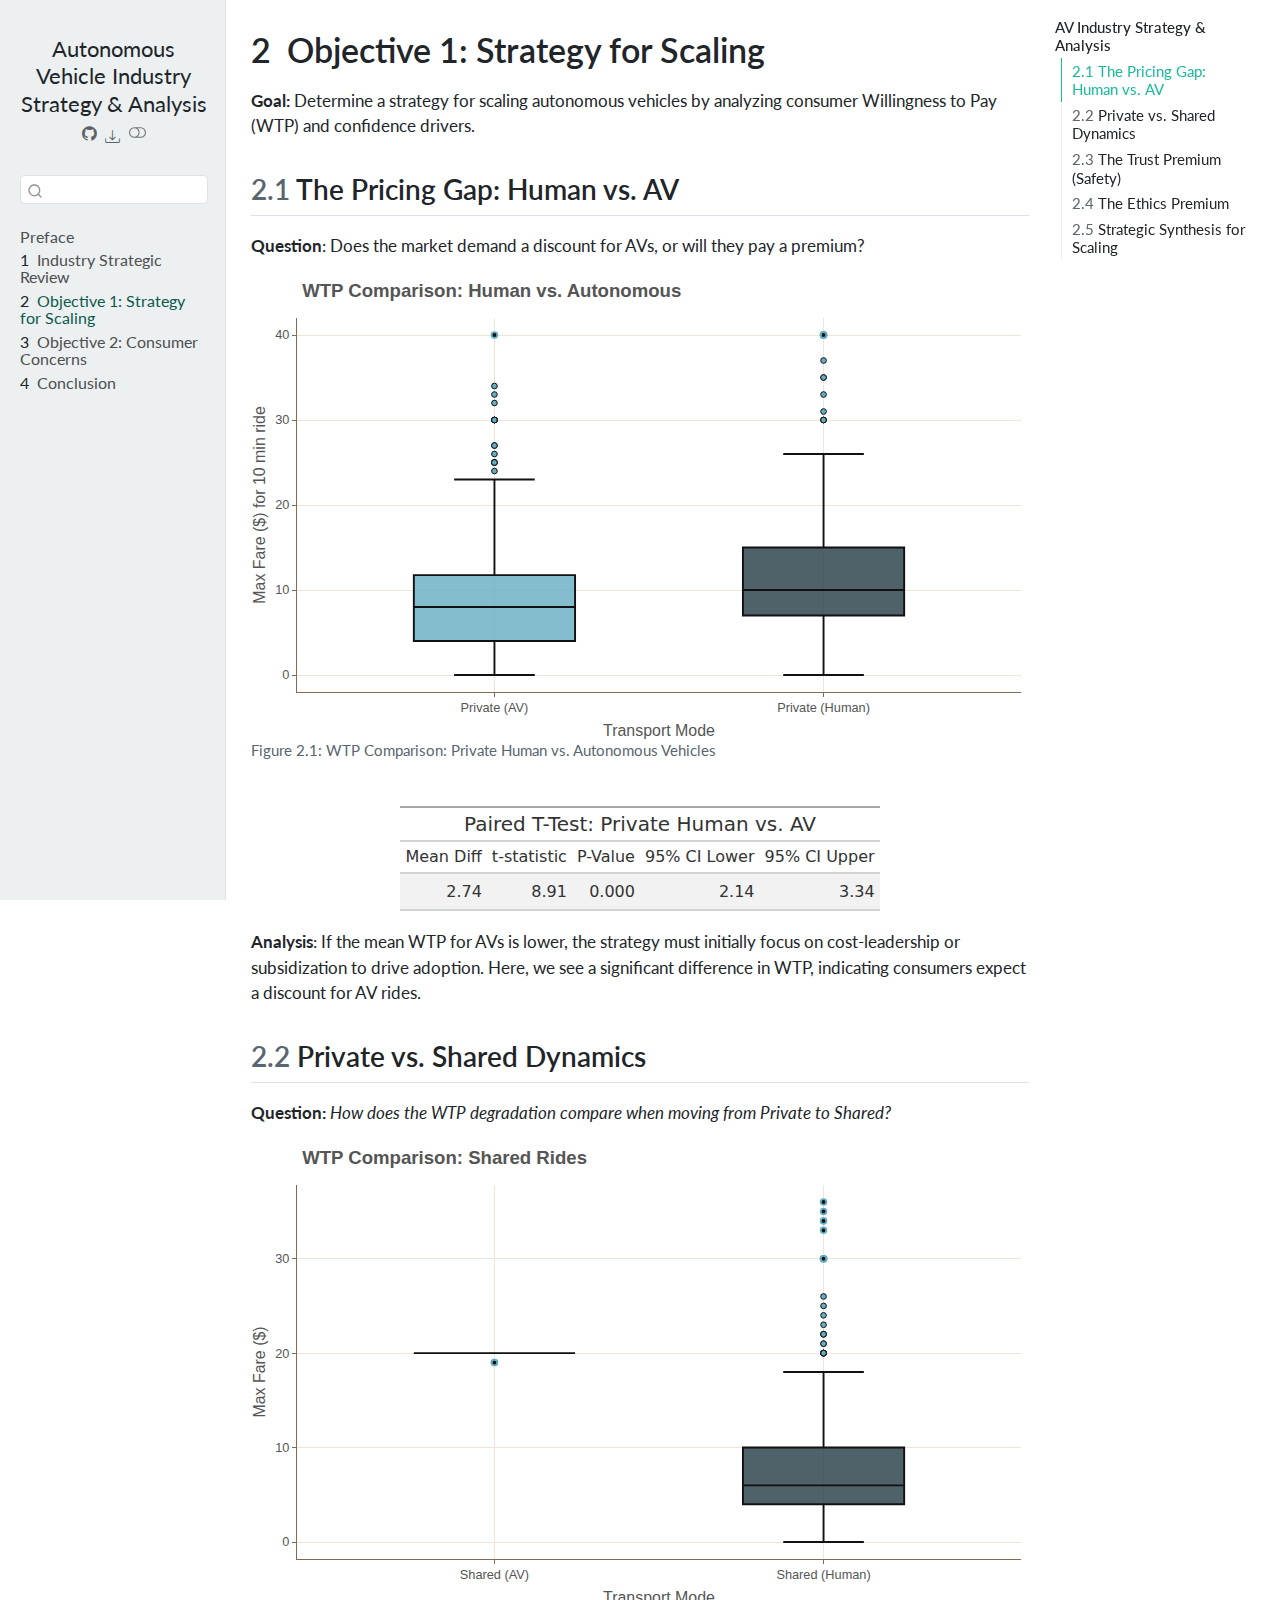
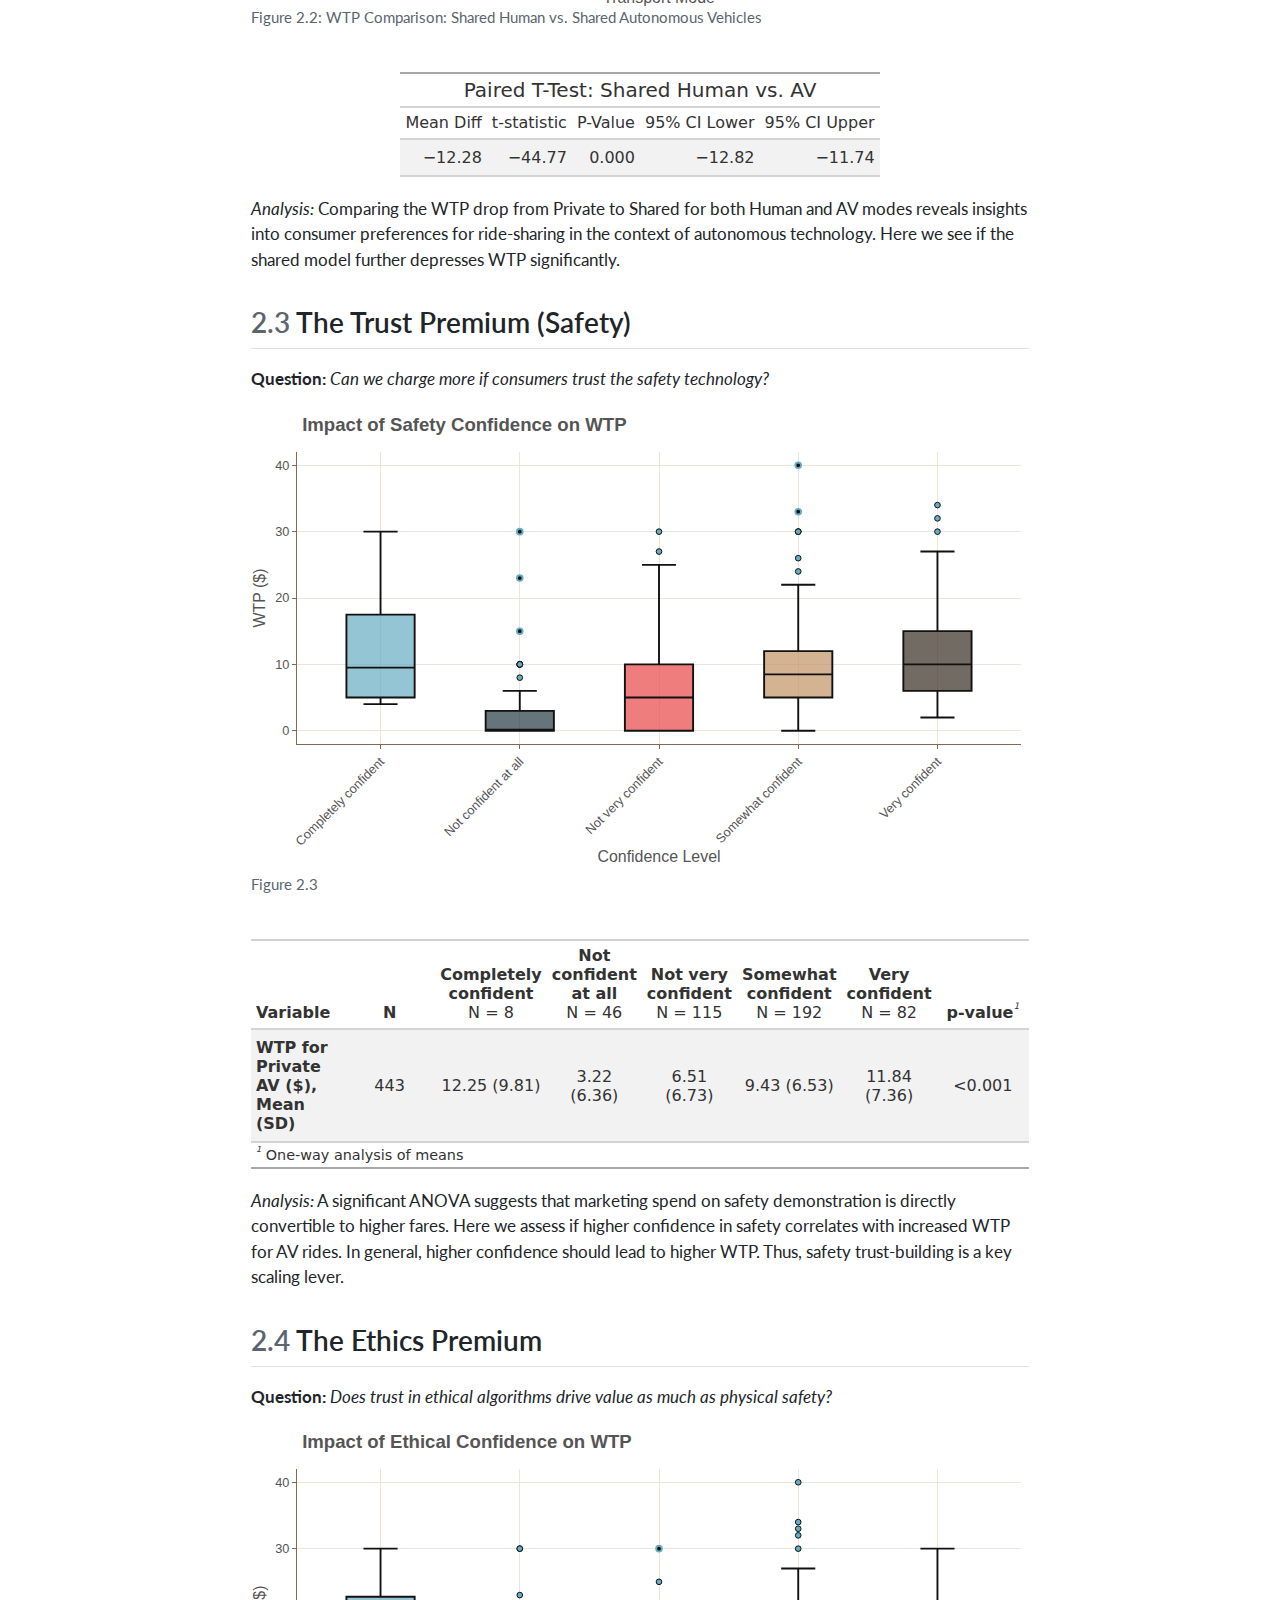
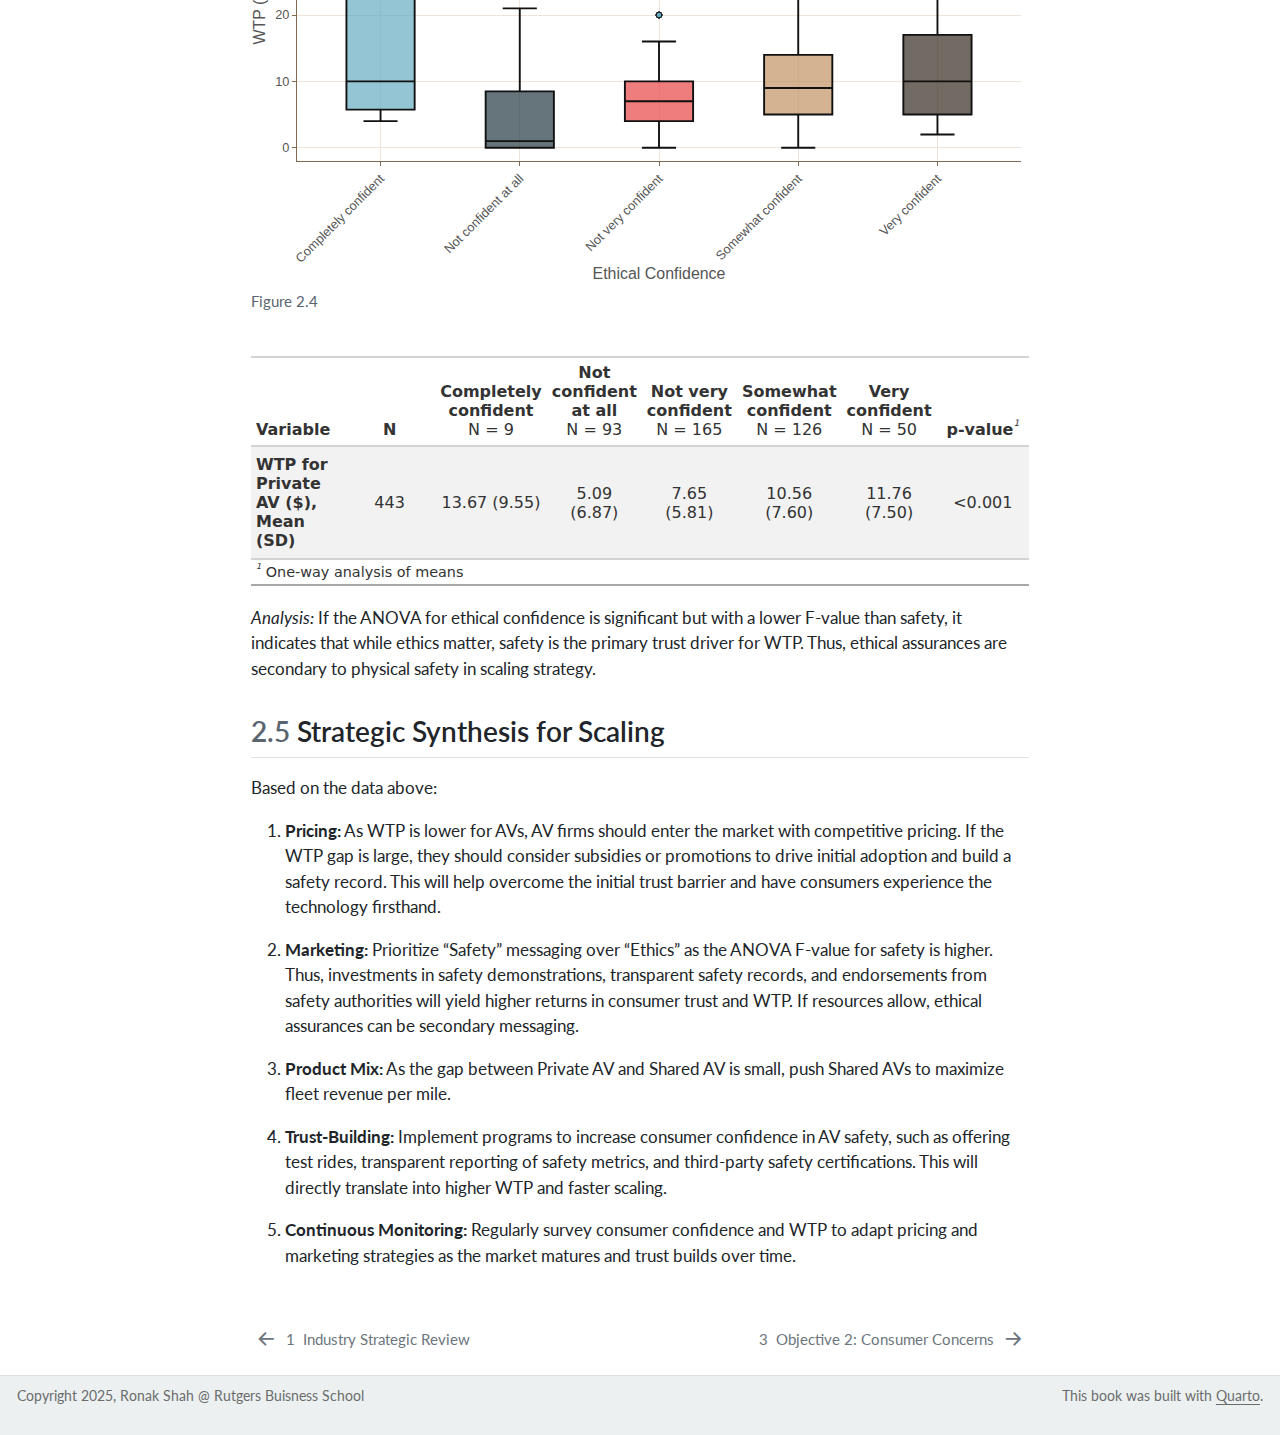
<file: objectives_1.html>
<!DOCTYPE html>
<html xmlns="http://www.w3.org/1999/xhtml" lang="en" xml:lang="en"><head>
<meta http-equiv="Content-Type" content="text/html; charset=UTF-8">
<meta charset="utf-8">
<meta name="generator" content="quarto-1.8.26">
<meta name="viewport" content="width=device-width, initial-scale=1.0, user-scalable=yes">
<meta name="description" content="A comprehensive analysis of the autonomous vehicle industry, focusing on consumer behavior, market trends, and strategic insights for stakeholders.">
<title>2&nbsp; Objective 1: Strategy for Scaling – Autonomous Vehicle Industry Strategy &amp; Analysis</title>
<style>
code{white-space: pre-wrap;}
span.smallcaps{font-variant: small-caps;}
div.columns{display: flex; gap: min(4vw, 1.5em);}
div.column{flex: auto; overflow-x: auto;}
div.hanging-indent{margin-left: 1.5em; text-indent: -1.5em;}
ul.task-list{list-style: none;}
ul.task-list li input[type="checkbox"] {
  width: 0.8em;
  margin: 0 0.8em 0.2em -1em; /* quarto-specific, see https://github.com/quarto-dev/quarto-cli/issues/4556 */ 
  vertical-align: middle;
}
</style>

<script src="site_libs/quarto-nav/quarto-nav.js"></script>
<script src="site_libs/clipboard/clipboard.min.js"></script>
<script src="site_libs/quarto-search/autocomplete.umd.js"></script>
<script src="site_libs/quarto-search/fuse.min.js"></script>
<script src="site_libs/quarto-search/quarto-search.js"></script>
<meta name="quarto:offset" content="./">
<link href="./objectives_2.html" rel="next">
<link href="./intro.html" rel="prev">
<script src="site_libs/quarto-html/quarto.js" type="module"></script>
<script src="site_libs/quarto-html/tabsets/tabsets.js" type="module"></script>
<script src="site_libs/quarto-html/axe/axe-check.js" type="module"></script>
<script src="site_libs/quarto-html/popper.min.js"></script>
<script src="site_libs/quarto-html/tippy.umd.min.js"></script>
<script src="site_libs/quarto-html/anchor.min.js"></script>
<link href="site_libs/quarto-html/tippy.css" rel="stylesheet">
<link href="site_libs/quarto-html/quarto-syntax-highlighting-68c8bffd90dad8f2b55c52d7b6410dc0.css" rel="stylesheet" class="quarto-color-scheme" id="quarto-text-highlighting-styles">
<link href="site_libs/quarto-html/quarto-syntax-highlighting-dark-68c8bffd90dad8f2b55c52d7b6410dc0.css" rel="stylesheet" class="quarto-color-scheme quarto-color-alternate" id="quarto-text-highlighting-styles">
<link href="site_libs/quarto-html/quarto-syntax-highlighting-68c8bffd90dad8f2b55c52d7b6410dc0.css" rel="stylesheet" class="quarto-color-scheme-extra" id="quarto-text-highlighting-styles">
<script src="site_libs/bootstrap/bootstrap.min.js"></script>
<link href="site_libs/bootstrap/bootstrap-icons.css" rel="stylesheet">
<link href="site_libs/bootstrap/bootstrap-645eda57f71ee41f92e78aa476921749.min.css" rel="stylesheet" append-hash="true" class="quarto-color-scheme" id="quarto-bootstrap" data-mode="light">
<link href="site_libs/bootstrap/bootstrap-dark-04c48c223f2f5d07dc4ee371709bcce5.min.css" rel="stylesheet" append-hash="true" class="quarto-color-scheme quarto-color-alternate" id="quarto-bootstrap" data-mode="dark">
<link href="site_libs/bootstrap/bootstrap-645eda57f71ee41f92e78aa476921749.min.css" rel="stylesheet" append-hash="true" class="quarto-color-scheme-extra" id="quarto-bootstrap" data-mode="light"><script id="quarto-search-options" type="application/json">{
  "location": "sidebar",
  "copy-button": false,
  "collapse-after": 3,
  "panel-placement": "start",
  "type": "textbox",
  "limit": 50,
  "keyboard-shortcut": [
    "f",
    "/",
    "s"
  ],
  "show-item-context": false,
  "language": {
    "search-no-results-text": "No results",
    "search-matching-documents-text": "matching documents",
    "search-copy-link-title": "Copy link to search",
    "search-hide-matches-text": "Hide additional matches",
    "search-more-match-text": "more match in this document",
    "search-more-matches-text": "more matches in this document",
    "search-clear-button-title": "Clear",
    "search-text-placeholder": "",
    "search-detached-cancel-button-title": "Cancel",
    "search-submit-button-title": "Submit",
    "search-label": "Search"
  }
}</script><script type="application/json" class="js-hypothesis-config">
{
  "theme": "clean"
}
</script><script async="" src="https://hypothes.is/embed.js"></script><script>
  window.document.addEventListener("DOMContentLoaded", function (_event) {
    document.body.classList.add('hypothesis-enabled');
  });
</script><link href="site_libs/htmltools-fill-0.5.8.1/fill.css" rel="stylesheet">
<script src="site_libs/htmlwidgets-1.6.4/htmlwidgets.js"></script><script src="site_libs/plotly-binding-4.11.0/plotly.js"></script><script src="site_libs/typedarray-0.1/typedarray.min.js"></script><script src="site_libs/jquery-3.5.1/jquery.min.js"></script><link href="site_libs/crosstalk-1.2.2/css/crosstalk.min.css" rel="stylesheet">
<script src="site_libs/crosstalk-1.2.2/js/crosstalk.min.js"></script><link href="site_libs/plotly-htmlwidgets-css-2.11.1/plotly-htmlwidgets.css" rel="stylesheet">
<script src="site_libs/plotly-main-2.11.1/plotly-latest.min.js"></script>
</head>
<body class="nav-sidebar docked quarto-light"><script id="quarto-html-before-body" type="application/javascript">
    const toggleBodyColorMode = (bsSheetEl) => {
      const mode = bsSheetEl.getAttribute("data-mode");
      const bodyEl = window.document.querySelector("body");
      if (mode === "dark") {
        bodyEl.classList.add("quarto-dark");
        bodyEl.classList.remove("quarto-light");
      } else {
        bodyEl.classList.add("quarto-light");
        bodyEl.classList.remove("quarto-dark");
      }
    }
    const toggleBodyColorPrimary = () => {
      const bsSheetEl = window.document.querySelector("link#quarto-bootstrap:not([rel=disabled-stylesheet])");
      if (bsSheetEl) {
        toggleBodyColorMode(bsSheetEl);
      }
    }
    const setColorSchemeToggle = (alternate) => {
      const toggles = window.document.querySelectorAll('.quarto-color-scheme-toggle');
      for (let i=0; i < toggles.length; i++) {
        const toggle = toggles[i];
        if (toggle) {
          if (alternate) {
            toggle.classList.add("alternate");
          } else {
            toggle.classList.remove("alternate");
          }
        }
      }
    };
    const toggleColorMode = (alternate) => {
      // Switch the stylesheets
      const primaryStylesheets = window.document.querySelectorAll('link.quarto-color-scheme:not(.quarto-color-alternate)');
      const alternateStylesheets = window.document.querySelectorAll('link.quarto-color-scheme.quarto-color-alternate');
      manageTransitions('#quarto-margin-sidebar .nav-link', false);
      if (alternate) {
        // note: dark is layered on light, we don't disable primary!
        enableStylesheet(alternateStylesheets);
        for (const sheetNode of alternateStylesheets) {
          if (sheetNode.id === "quarto-bootstrap") {
            toggleBodyColorMode(sheetNode);
          }
        }
      } else {
        disableStylesheet(alternateStylesheets);
        enableStylesheet(primaryStylesheets)
        toggleBodyColorPrimary();
      }
      manageTransitions('#quarto-margin-sidebar .nav-link', true);
      // Switch the toggles
      setColorSchemeToggle(alternate)
      // Hack to workaround the fact that safari doesn't
      // properly recolor the scrollbar when toggling (#1455)
      if (navigator.userAgent.indexOf('Safari') > 0 && navigator.userAgent.indexOf('Chrome') == -1) {
        manageTransitions("body", false);
        window.scrollTo(0, 1);
        setTimeout(() => {
          window.scrollTo(0, 0);
          manageTransitions("body", true);
        }, 40);
      }
    }
    const disableStylesheet = (stylesheets) => {
      for (let i=0; i < stylesheets.length; i++) {
        const stylesheet = stylesheets[i];
        stylesheet.rel = 'disabled-stylesheet';
      }
    }
    const enableStylesheet = (stylesheets) => {
      for (let i=0; i < stylesheets.length; i++) {
        const stylesheet = stylesheets[i];
        if(stylesheet.rel !== 'stylesheet') { // for Chrome, which will still FOUC without this check
          stylesheet.rel = 'stylesheet';
        }
      }
    }
    const manageTransitions = (selector, allowTransitions) => {
      const els = window.document.querySelectorAll(selector);
      for (let i=0; i < els.length; i++) {
        const el = els[i];
        if (allowTransitions) {
          el.classList.remove('notransition');
        } else {
          el.classList.add('notransition');
        }
      }
    }
    const isFileUrl = () => {
      return window.location.protocol === 'file:';
    }
    const hasAlternateSentinel = () => {
      let styleSentinel = getColorSchemeSentinel();
      if (styleSentinel !== null) {
        return styleSentinel === "alternate";
      } else {
        return false;
      }
    }
    const setStyleSentinel = (alternate) => {
      const value = alternate ? "alternate" : "default";
      if (!isFileUrl()) {
        window.localStorage.setItem("quarto-color-scheme", value);
      } else {
        localAlternateSentinel = value;
      }
    }
    const getColorSchemeSentinel = () => {
      if (!isFileUrl()) {
        const storageValue = window.localStorage.getItem("quarto-color-scheme");
        return storageValue != null ? storageValue : localAlternateSentinel;
      } else {
        return localAlternateSentinel;
      }
    }
    const toggleGiscusIfUsed = (isAlternate, darkModeDefault) => {
      const baseTheme = document.querySelector('#giscus-base-theme')?.value ?? 'light';
      const alternateTheme = document.querySelector('#giscus-alt-theme')?.value ?? 'dark';
      let newTheme = '';
      if(authorPrefersDark) {
        newTheme = isAlternate ? baseTheme : alternateTheme;
      } else {
        newTheme = isAlternate ? alternateTheme : baseTheme;
      }
      const changeGiscusTheme = () => {
        // From: https://github.com/giscus/giscus/issues/336
        const sendMessage = (message) => {
          const iframe = document.querySelector('iframe.giscus-frame');
          if (!iframe) return;
          iframe.contentWindow.postMessage({ giscus: message }, 'https://giscus.app');
        }
        sendMessage({
          setConfig: {
            theme: newTheme
          }
        });
      }
      const isGiscussLoaded = window.document.querySelector('iframe.giscus-frame') !== null;
      if (isGiscussLoaded) {
        changeGiscusTheme();
      }
    };
    const authorPrefersDark = false;
    const darkModeDefault = authorPrefersDark;
      document.querySelector('link#quarto-text-highlighting-styles.quarto-color-scheme-extra').rel = 'disabled-stylesheet';
      document.querySelector('link#quarto-bootstrap.quarto-color-scheme-extra').rel = 'disabled-stylesheet';
    let localAlternateSentinel = darkModeDefault ? 'alternate' : 'default';
    // Dark / light mode switch
    window.quartoToggleColorScheme = () => {
      // Read the current dark / light value
      let toAlternate = !hasAlternateSentinel();
      toggleColorMode(toAlternate);
      setStyleSentinel(toAlternate);
      toggleGiscusIfUsed(toAlternate, darkModeDefault);
      window.dispatchEvent(new Event('resize'));
    };
    // Switch to dark mode if need be
    if (hasAlternateSentinel()) {
      toggleColorMode(true);
    } else {
      toggleColorMode(false);
    }
  </script>

<div id="quarto-search-results"></div>
  <header id="quarto-header" class="headroom fixed-top"><nav class="quarto-secondary-nav"><div class="container-fluid d-flex">
      <button type="button" class="quarto-btn-toggle btn" data-bs-toggle="collapse" role="button" data-bs-target=".quarto-sidebar-collapse-item" aria-controls="quarto-sidebar" aria-expanded="false" aria-label="Toggle sidebar navigation" onclick="if (window.quartoToggleHeadroom) { window.quartoToggleHeadroom(); }">
        <i class="bi bi-layout-text-sidebar-reverse"></i>
      </button>
        <a class="flex-grow-1 no-decor" role="navigation" data-bs-toggle="collapse" data-bs-target=".quarto-sidebar-collapse-item" aria-controls="quarto-sidebar" aria-expanded="false" aria-label="Toggle sidebar navigation" onclick="if (window.quartoToggleHeadroom) { window.quartoToggleHeadroom(); }">      
          <h1 class="quarto-secondary-nav-title">
<span class="chapter-number">2</span>&nbsp; <span class="chapter-title">Objective 1: Strategy for Scaling</span>
</h1>
        </a>     
      <button type="button" class="btn quarto-search-button" aria-label="Search" onclick="window.quartoOpenSearch();">
        <i class="bi bi-search"></i>
      </button>
    </div>
  </nav></header><!-- content --><div id="quarto-content" class="quarto-container page-columns page-rows-contents page-layout-article">
<!-- sidebar -->
  <nav id="quarto-sidebar" class="sidebar collapse collapse-horizontal quarto-sidebar-collapse-item sidebar-navigation docked overflow-auto"><div class="pt-lg-2 mt-2 text-center sidebar-header">
    <div class="sidebar-title mb-0 py-0">
      <a href="./">Autonomous Vehicle Industry Strategy &amp; Analysis</a> 
        <div class="sidebar-tools-main tools-wide">
    <a href="https://github.com/rhshah/AV_analysis" title="Source Code" class="quarto-navigation-tool px-1" aria-label="Source Code"><i class="bi bi-github"></i></a>
    <div class="dropdown">
      <a href="" title="Download" id="quarto-navigation-tool-dropdown-0" class="quarto-navigation-tool dropdown-toggle px-1" data-bs-toggle="dropdown" aria-expanded="false" role="link" aria-label="Download"><i class="bi bi-download"></i></a>
      <ul class="dropdown-menu" aria-labelledby="quarto-navigation-tool-dropdown-0">
<li>
            <a class="dropdown-item sidebar-tools-main-item" href="./Autonomous-Vehicle-Industry-Strategy---Analysis.docx">
              <i class="bi bi-file-word pe-1"></i>
            Download Docx
            </a>
          </li>
          <li>
            <a class="dropdown-item sidebar-tools-main-item" href="./Autonomous-Vehicle-Industry-Strategy---Analysis.pdf">
              <i class="bi bi-file-pdf pe-1"></i>
            Download PDF
            </a>
          </li>
      </ul>
</div>
  <a href="" class="quarto-color-scheme-toggle quarto-navigation-tool  px-1" onclick="window.quartoToggleColorScheme(); return false;" title="Toggle dark mode"><i class="bi"></i></a>
</div>
    </div>
      </div>
        <div class="mt-2 flex-shrink-0 align-items-center">
        <div class="sidebar-search">
        <div id="quarto-search" class="" title="Search"></div>
        </div>
        </div>
    <div class="sidebar-menu-container"> 
    <ul class="list-unstyled mt-1">
<li class="sidebar-item">
  <div class="sidebar-item-container"> 
  <a href="./index.html" class="sidebar-item-text sidebar-link">
 <span class="menu-text">Preface</span></a>
  </div>
</li>
        <li class="sidebar-item">
  <div class="sidebar-item-container"> 
  <a href="./intro.html" class="sidebar-item-text sidebar-link">
 <span class="menu-text"><span class="chapter-number">1</span>&nbsp; <span class="chapter-title">Industry Strategic Review</span></span></a>
  </div>
</li>
        <li class="sidebar-item">
  <div class="sidebar-item-container"> 
  <a href="./objectives_1.html" class="sidebar-item-text sidebar-link active">
 <span class="menu-text"><span class="chapter-number">2</span>&nbsp; <span class="chapter-title">Objective 1: Strategy for Scaling</span></span></a>
  </div>
</li>
        <li class="sidebar-item">
  <div class="sidebar-item-container"> 
  <a href="./objectives_2.html" class="sidebar-item-text sidebar-link">
 <span class="menu-text"><span class="chapter-number">3</span>&nbsp; <span class="chapter-title">Objective 2: Consumer Concerns</span></span></a>
  </div>
</li>
        <li class="sidebar-item">
  <div class="sidebar-item-container"> 
  <a href="./conclusion.html" class="sidebar-item-text sidebar-link">
 <span class="menu-text"><span class="chapter-number">4</span>&nbsp; <span class="chapter-title">Conclusion</span></span></a>
  </div>
</li>
    </ul>
</div>
</nav><div id="quarto-sidebar-glass" class="quarto-sidebar-collapse-item" data-bs-toggle="collapse" data-bs-target=".quarto-sidebar-collapse-item"></div>
<!-- margin-sidebar -->
    <div id="quarto-margin-sidebar" class="sidebar margin-sidebar">
        <nav id="TOC" role="doc-toc" class="toc-active"><h2 id="toc-title">AV Industry Strategy &amp; Analysis</h2>
   
  <ul>
<li><a href="#the-pricing-gap-human-vs.-av" id="toc-the-pricing-gap-human-vs.-av" class="nav-link active" data-scroll-target="#the-pricing-gap-human-vs.-av"><span class="header-section-number">2.1</span> The Pricing Gap: Human vs.&nbsp;AV</a></li>
  <li><a href="#private-vs.-shared-dynamics" id="toc-private-vs.-shared-dynamics" class="nav-link" data-scroll-target="#private-vs.-shared-dynamics"><span class="header-section-number">2.2</span> Private vs.&nbsp;Shared Dynamics</a></li>
  <li><a href="#the-trust-premium-safety" id="toc-the-trust-premium-safety" class="nav-link" data-scroll-target="#the-trust-premium-safety"><span class="header-section-number">2.3</span> The Trust Premium (Safety)</a></li>
  <li><a href="#the-ethics-premium" id="toc-the-ethics-premium" class="nav-link" data-scroll-target="#the-ethics-premium"><span class="header-section-number">2.4</span> The Ethics Premium</a></li>
  <li><a href="#strategic-synthesis-for-scaling" id="toc-strategic-synthesis-for-scaling" class="nav-link" data-scroll-target="#strategic-synthesis-for-scaling"><span class="header-section-number">2.5</span> Strategic Synthesis for Scaling</a></li>
  </ul></nav>
    </div>
<!-- main -->
<main class="content" id="quarto-document-content"><header id="title-block-header" class="quarto-title-block default"><div class="quarto-title">
<h1 class="title d-none d-lg-block">
<span class="chapter-number">2</span>&nbsp; <span class="chapter-title">Objective 1: Strategy for Scaling</span>
</h1>
</div>



<div class="quarto-title-meta">

    
  
    
  </div>
  


</header><p><strong>Goal:</strong> Determine a strategy for scaling autonomous vehicles by analyzing consumer Willingness to Pay (WTP) and confidence drivers.</p>
<section id="the-pricing-gap-human-vs.-av" class="level2" data-number="2.1"><h2 data-number="2.1" class="anchored" data-anchor-id="the-pricing-gap-human-vs.-av">
<span class="header-section-number">2.1</span> The Pricing Gap: Human vs.&nbsp;AV</h2>
<p><strong>Question</strong>: Does the market demand a discount for AVs, or will they pay a premium?</p>
<div class="cell" data-layout-align="center">
<div id="fig-wtp-comp" class="cell-output-display quarto-float quarto-figure quarto-figure-center anchored">
<figure class="quarto-float quarto-float-fig figure"><div aria-describedby="fig-wtp-comp-caption-0ceaefa1-69ba-4598-a22c-09a6ac19f8ca">
<div class="plotly html-widget html-fill-item" id="htmlwidget-2d2fb588a010d55c0eee" style="width:100%;height:464px;"></div>
<script type="application/json" data-for="htmlwidget-2d2fb588a010d55c0eee">{"x":{"data":[{"x":[1,1,1,1,1,1,1,1,1,1,1,1,1,1,1,1,1,1,1,1,1,1,1,1,1,1,1,1,1,1,1,1,1,1,1,1,1,1,1,1,1,1,1,1,1,1,1,1,1,1,1,1,1,1,1,1,1,1,1,1,1,1,1,1,1,1,1,1,1,1,1,1,1,1,1,1,1,1,1,1,1,1,1,1,1,1,1,1,1,1,1,1,1,1,1,1,1,1,1,1,1,1,1,1,1,1,1,1,1,1,1,1,1,1,1,1,1,1,1,1,1,1,1,1,1,1,1,1,1,1,1,1,1,1,1,1,1,1,1,1,1,1,1,1,1,1,1,1,1,1,1,1,1,1,1,1,1,1,1,1,1,1,1,1,1,1,1,1,1,1,1,1,1,1,1,1,1,1,1,1,1,1,1,1,1,1,1,1,1,1,1,1,1,1,1,1,1,1,1,1,1,1,1,1,1,1,1,1,1,1,1,1,1,1,1,1,1,1,1,1,1,1,1,1,1,1,1,1,1,1,1,1,1,1,1,1,1,1,1,1,1,1,1,1,1,1,1,1,1,1,1,1,1,1,1,1,1,1,1,1,1,1,1,1,1,1,1,1,1,1,1,1,1,1,1,1,1,1,1,1,1,1,1,1,1,1,1,1,1,1,1,1,1,1,1,1,1,1,1,1,1,1,1,1,1,1,1,1,1,1,1,1,1,1,1,1,1,1,1,1,1,1,1,1,1,1,1,1,1,1,1,1,1,1,1,1,1,1,1,1,1,1,1,1,1,1,1,1,1,1,1,1,1,1,1,1,1,1,1,1,1,1,1,1,1,1,1,1,1,1,1,1,1,1,1,1,1,1,1,1,1,1,1,1,1,1,1,1,1,1,1,1,1,1,1,1,1,1,1,1,1,1,1,1,1,1,1,1,1,1,1,1,1,1,1,1,1,1,1,1,1,1,1,1,1,1,1,1,1,1,1,1,1,1,1,1,1,1,1,1,1,1,1],"y":[0,10,3,4,0,5,10,0,11,0,0,27,0,11,8,15,1,8,1,6,5,5,4,25,0,10,30,5,30,7,2,9,15,0,0,10,10,2,10,0,2,4,5,4,12,15,0,5,0,15,10,18,5,6,10,3,11,0,0,4,20,8,6,5,8,8,0,4,5,0,5,8,5,10,5,3,0,10,14,18,8,25,0,7,20,10,34,5,5,16,9,5,4,1,3,0,2,6,11,8,6,0,25,19,0,10,5,10,9,10,10,5,10,20,6,30,20,5,4,15,16,12,10,0,4,15,5,22,0,4,6,10,1,1,0,0,3,10,5,20,10,20,7,25,10,5,0,5,15,0,0,9,2,0,10,8,7,26,0,12,3,9,0,3,10,1,0,7,11,20,15,0,20,12,20,20,15,7,10,5,12,10,4,10,6,15,10,6,4,20,10,4,20,15,4,15,6,8,6,4,15,12,20,8,0,6,1,17,8,15,10,8,3,27,10,7,5,4,0,5,8,21,0,30,5,0,1,2,6,6,0,9,0,4,0,10,0,10,4,6,15,5,19,22,10,12,10,12,15,1,0,4,11,10,15,8,15,15,4,24,6,6,12,10,5,7,1,3,4,15,1,0,0,4,5,0,10,8,10,9,0,4,8,2,10,10,9,16,1,6,5,10,4,0,10,12,10,10,14,1,14,15,15,11,9,1,10,10,0,16,5,12,15,6,8,0,9,0,6,2,8,7,7,10,0,5,0,4,15,5,7,1,9,7,6,0,14,8,9,1,4,4,5,6,10,5,23,12,20,10,5,0,0,10,10,20,10,8,0,10,10,0,32,0,8,10,10,20,20,0,12,10,2,30,15,12,0,0,2,4,8,12,10,10,0,5,4,1,16,0,8,6,5,10,10,12,0,10,16,15,23,6,5,40,10,30,10,3,15,10,20,7,33,0,5,6,25,0,3,0,8,5,22,12,4,6,15,20,4,6,14,30,20,6,15,10,10,15,8,0,3,15,15],"hoverinfo":"y","type":"box","fillcolor":"rgba(101,173,194,0.8)","marker":{"opacity":null,"outliercolor":"rgba(101,173,194,1)","line":{"width":1.8897637795275593,"color":"rgba(101,173,194,1)"},"size":5.6692913385826778},"line":{"color":"rgba(17,17,17,1)","width":1.8897637795275593},"name":"Private (AV)","legendgroup":"Private (AV)","showlegend":true,"xaxis":"x","yaxis":"y","frame":null},{"x":[2,2,2,2,2,2,2,2,2,2,2,2,2,2,2,2,2,2,2,2,2,2,2,2,2,2,2,2,2,2,2,2,2,2,2,2,2,2,2,2,2,2,2,2,2,2,2,2,2,2,2,2,2,2,2,2,2,2,2,2,2,2,2,2,2,2,2,2,2,2,2,2,2,2,2,2,2,2,2,2,2,2,2,2,2,2,2,2,2,2,2,2,2,2,2,2,2,2,2,2,2,2,2,2,2,2,2,2,2,2,2,2,2,2,2,2,2,2,2,2,2,2,2,2,2,2,2,2,2,2,2,2,2,2,2,2,2,2,2,2,2,2,2,2,2,2,2,2,2,2,2,2,2,2,2,2,2,2,2,2,2,2,2,2,2,2,2,2,2,2,2,2,2,2,2,2,2,2,2,2,2,2,2,2,2,2,2,2,2,2,2,2,2,2,2,2,2,2,2,2,2,2,2,2,2,2,2,2,2,2,2,2,2,2,2,2,2,2,2,2,2,2,2,2,2,2,2,2,2,2,2,2,2,2,2,2,2,2,2,2,2,2,2,2,2,2,2,2,2,2,2,2,2,2,2,2,2,2,2,2,2,2,2,2,2,2,2,2,2,2,2,2,2,2,2,2,2,2,2,2,2,2,2,2,2,2,2,2,2,2,2,2,2,2,2,2,2,2,2,2,2,2,2,2,2,2,2,2,2,2,2,2,2,2,2,2,2,2,2,2,2,2,2,2,2,2,2,2,2,2,2,2,2,2,2,2,2,2,2,2,2,2,2,2,2,2,2,2,2,2,2,2,2,2,2,2,2,2,2,2,2,2,2,2,2,2,2,2,2,2,2,2,2,2,2,2,2,2,2,2,2,2,2,2,2,2,2,2,2,2,2,2,2,2,2,2,2,2,2,2,2,2,2,2,2,2,2,2,2,2,2,2,2,2,2,2,2,2,2,2,2,2,2,2,2,2,2,2,2,2,2,2,2,2,2,2,2,2,2,2,2,2,2],"y":[10,10,8,12,20,10,0,18,10,20,15,6,10,5,17,25,8,5,14,12,1,5,8,7,3,5,10,15,8,20,5,9,10,5,10,12,16,18,10,16,10,8,0,10,5,8,12,14,19,8,10,7,10,20,10,6,9,10,10,0,0,26,30,15,33,10,10,12,15,10,6,10,10,30,8,5,25,15,8,12,10,10,2,15,40,20,3,5,5,8,0,25,40,17,18,10,14,10,10,15,6,14,15,7,15,10,5,5,6,10,12,0,0,20,8,35,3,16,5,8,10,10,15,14,0,10,12,24,20,6,20,12,13,20,10,8,10,6,15,10,5,0,8,10,10,7,6,30,10,8,20,12,4,8,8,12,18,4,12,9,19,0,0,20,2,11,8,15,12,13,7,9,10,5,10,10,20,12,8,8,0,15,8,15,4,5,14,9,0,15,10,10,8,8,10,20,10,7,15,40,13,10,13,3,20,20,15,15,15,14,13,1,15,10,20,7,4,7,12,15,10,12,10,11,20,15,8,20,5,25,0,2,20,10,10,9,10,6,10,14,12,8,9,7,10,22,4,5,13,12,10,12,13,19,15,10,11,20,13,10,10,20,26,2,11,10,0,20,15,8,20,10,10,1,10,0,5,6,12,7,10,6,6,5,10,5,22,10,15,2,11,6,37,10,7,8,8,24,7,3,18,10,20,7,10,10,2,10,10,0,18,8,5,10,7,8,10,8,6,10,10,10,20,12,11,20,7,10,17,10,3,25,16,12,13,0,13,13,12,15,6,10,20,6,5,6,9,16,10,8,7,10,6,20,26,10,11,10,16,21,8,35,6,20,7,10,15,10,20,7,31,0,10,10,8,5,5,21,10,10,25,12,5,10,12,15,6,6,10,20,10,10,20,10,15,12,10,9,11,15,17,10,14,5,6,5,5,11,8,21,10,10,17,5,15,40,7,8,0,10,10,19,10,12,4,2,10,15,11,7,2,6,10,12,20,15,0,10,20,4,19,5,15],"hoverinfo":"y","type":"box","fillcolor":"rgba(35,59,67,0.8)","marker":{"opacity":null,"outliercolor":"rgba(101,173,194,1)","line":{"width":1.8897637795275593,"color":"rgba(101,173,194,1)"},"size":5.6692913385826778},"line":{"color":"rgba(17,17,17,1)","width":1.8897637795275593},"name":"Private (Human)","legendgroup":"Private (Human)","showlegend":true,"xaxis":"x","yaxis":"y","frame":null}],"layout":{"margin":{"t":42.5670402656704,"r":7.9701120797011216,"b":40.647571606475722,"l":40.647571606475722},"plot_bgcolor":"rgba(255,255,255,1)","paper_bgcolor":"rgba(255,255,255,1)","font":{"color":"rgba(85,85,85,1)","family":"","size":15.940224159402241},"title":{"text":"<b> WTP Comparison: Human vs. Autonomous <\/b>","font":{"color":"rgba(85,85,85,1)","family":"","size":18.596928185969279},"x":0,"xref":"paper"},"xaxis":{"domain":[0,1],"automargin":true,"type":"linear","autorange":false,"range":[0.40000000000000002,2.6000000000000001],"tickmode":"array","ticktext":["Private (AV)","Private (Human)"],"tickvals":[1,2],"categoryorder":"array","categoryarray":["Private (AV)","Private (Human)"],"nticks":null,"ticks":"outside","tickcolor":"rgba(130,106,80,1)","ticklen":3.9850560398505603,"tickwidth":0,"showticklabels":true,"tickfont":{"color":"rgba(85,85,85,1)","family":"","size":12.7521793275218},"tickangle":-0,"showline":true,"linecolor":"rgba(130,106,80,1)","linewidth":0,"showgrid":true,"gridcolor":"rgba(238,228,218,1)","gridwidth":0,"zeroline":false,"anchor":"y","title":{"text":"Transport Mode","font":{"color":"rgba(85,85,85,1)","family":"","size":15.940224159402241}},"hoverformat":".2f"},"yaxis":{"domain":[0,1],"automargin":true,"type":"linear","autorange":false,"range":[-2,42],"tickmode":"array","ticktext":["0","10","20","30","40"],"tickvals":[0,10,20,30,40],"categoryorder":"array","categoryarray":["0","10","20","30","40"],"nticks":null,"ticks":"outside","tickcolor":"rgba(130,106,80,1)","ticklen":3.9850560398505608,"tickwidth":0,"showticklabels":true,"tickfont":{"color":"rgba(85,85,85,1)","family":"","size":12.7521793275218},"tickangle":-0,"showline":true,"linecolor":"rgba(130,106,80,1)","linewidth":0,"showgrid":true,"gridcolor":"rgba(238,228,218,1)","gridwidth":0,"zeroline":false,"anchor":"x","title":{"text":"Max Fare ($) for 10 min ride","font":{"color":"rgba(85,85,85,1)","family":"","size":15.940224159402241}},"hoverformat":".2f"},"shapes":[{"type":"rect","fillcolor":null,"line":{"color":null,"width":0,"linetype":[]},"yref":"paper","xref":"paper","layer":"below","x0":0,"x1":1,"y0":0,"y1":1}],"showlegend":false,"legend":{"bgcolor":"rgba(255,255,255,1)","bordercolor":"rgba(255,255,255,1)","borderwidth":0,"font":{"color":"rgba(85,85,85,1)","family":"","size":12.7521793275218}},"hovermode":"closest","barmode":"relative"},"config":{"doubleClick":"reset","modeBarButtonsToAdd":["hoverclosest","hovercompare"],"showSendToCloud":false},"source":"A","attrs":{"68b16d3c1b44":{"x":{},"y":{},"fill":{},"type":"box"}},"cur_data":"68b16d3c1b44","visdat":{"68b16d3c1b44":["function (y) ","x"]},"highlight":{"on":"plotly_click","persistent":false,"dynamic":false,"selectize":false,"opacityDim":0.20000000000000001,"selected":{"opacity":1},"debounce":0},"shinyEvents":["plotly_hover","plotly_click","plotly_selected","plotly_relayout","plotly_brushed","plotly_brushing","plotly_clickannotation","plotly_doubleclick","plotly_deselect","plotly_afterplot","plotly_sunburstclick"],"base_url":"https://plot.ly"},"evals":[],"jsHooks":[]}</script>
</div>
<figcaption class="quarto-float-caption-bottom quarto-float-caption quarto-float-fig" id="fig-wtp-comp-caption-0ceaefa1-69ba-4598-a22c-09a6ac19f8ca">
Figure&nbsp;2.1: WTP Comparison: Private Human vs.&nbsp;Autonomous Vehicles
</figcaption></figure>
</div>
</div>
<div class="cell" data-tab-align="center">
<div class="cell-output-display">
<div id="npviaqvoov" style="padding-left:0px;padding-right:0px;padding-top:10px;padding-bottom:10px;overflow-x:auto;overflow-y:auto;width:auto;height:auto;">
<style>#npviaqvoov table {
  font-family: system-ui, 'Segoe UI', Roboto, Helvetica, Arial, sans-serif, 'Apple Color Emoji', 'Segoe UI Emoji', 'Segoe UI Symbol', 'Noto Color Emoji';
  -webkit-font-smoothing: antialiased;
  -moz-osx-font-smoothing: grayscale;
}

#npviaqvoov thead, #npviaqvoov tbody, #npviaqvoov tfoot, #npviaqvoov tr, #npviaqvoov td, #npviaqvoov th {
  border-style: none;
}

#npviaqvoov p {
  margin: 0;
  padding: 0;
}

#npviaqvoov .gt_table {
  display: table;
  border-collapse: collapse;
  line-height: normal;
  margin-left: auto;
  margin-right: auto;
  color: #333333;
  font-size: 16px;
  font-weight: normal;
  font-style: normal;
  background-color: #FFFFFF;
  width: auto;
  border-top-style: solid;
  border-top-width: 2px;
  border-top-color: #A8A8A8;
  border-right-style: none;
  border-right-width: 2px;
  border-right-color: #D3D3D3;
  border-bottom-style: solid;
  border-bottom-width: 2px;
  border-bottom-color: #A8A8A8;
  border-left-style: none;
  border-left-width: 2px;
  border-left-color: #D3D3D3;
}

#npviaqvoov .gt_caption {
  padding-top: 4px;
  padding-bottom: 4px;
}

#npviaqvoov .gt_title {
  color: #333333;
  font-size: 125%;
  font-weight: initial;
  padding-top: 4px;
  padding-bottom: 4px;
  padding-left: 5px;
  padding-right: 5px;
  border-bottom-color: #FFFFFF;
  border-bottom-width: 0;
}

#npviaqvoov .gt_subtitle {
  color: #333333;
  font-size: 85%;
  font-weight: initial;
  padding-top: 3px;
  padding-bottom: 5px;
  padding-left: 5px;
  padding-right: 5px;
  border-top-color: #FFFFFF;
  border-top-width: 0;
}

#npviaqvoov .gt_heading {
  background-color: #FFFFFF;
  text-align: center;
  border-bottom-color: #FFFFFF;
  border-left-style: none;
  border-left-width: 1px;
  border-left-color: #D3D3D3;
  border-right-style: none;
  border-right-width: 1px;
  border-right-color: #D3D3D3;
}

#npviaqvoov .gt_bottom_border {
  border-bottom-style: solid;
  border-bottom-width: 2px;
  border-bottom-color: #D3D3D3;
}

#npviaqvoov .gt_col_headings {
  border-top-style: solid;
  border-top-width: 2px;
  border-top-color: #D3D3D3;
  border-bottom-style: solid;
  border-bottom-width: 2px;
  border-bottom-color: #D3D3D3;
  border-left-style: none;
  border-left-width: 1px;
  border-left-color: #D3D3D3;
  border-right-style: none;
  border-right-width: 1px;
  border-right-color: #D3D3D3;
}

#npviaqvoov .gt_col_heading {
  color: #333333;
  background-color: #FFFFFF;
  font-size: 100%;
  font-weight: normal;
  text-transform: inherit;
  border-left-style: none;
  border-left-width: 1px;
  border-left-color: #D3D3D3;
  border-right-style: none;
  border-right-width: 1px;
  border-right-color: #D3D3D3;
  vertical-align: bottom;
  padding-top: 5px;
  padding-bottom: 6px;
  padding-left: 5px;
  padding-right: 5px;
  overflow-x: hidden;
}

#npviaqvoov .gt_column_spanner_outer {
  color: #333333;
  background-color: #FFFFFF;
  font-size: 100%;
  font-weight: normal;
  text-transform: inherit;
  padding-top: 0;
  padding-bottom: 0;
  padding-left: 4px;
  padding-right: 4px;
}

#npviaqvoov .gt_column_spanner_outer:first-child {
  padding-left: 0;
}

#npviaqvoov .gt_column_spanner_outer:last-child {
  padding-right: 0;
}

#npviaqvoov .gt_column_spanner {
  border-bottom-style: solid;
  border-bottom-width: 2px;
  border-bottom-color: #D3D3D3;
  vertical-align: bottom;
  padding-top: 5px;
  padding-bottom: 5px;
  overflow-x: hidden;
  display: inline-block;
  width: 100%;
}

#npviaqvoov .gt_spanner_row {
  border-bottom-style: hidden;
}

#npviaqvoov .gt_group_heading {
  padding-top: 8px;
  padding-bottom: 8px;
  padding-left: 5px;
  padding-right: 5px;
  color: #333333;
  background-color: #FFFFFF;
  font-size: 100%;
  font-weight: initial;
  text-transform: inherit;
  border-top-style: solid;
  border-top-width: 2px;
  border-top-color: #D3D3D3;
  border-bottom-style: solid;
  border-bottom-width: 2px;
  border-bottom-color: #D3D3D3;
  border-left-style: none;
  border-left-width: 1px;
  border-left-color: #D3D3D3;
  border-right-style: none;
  border-right-width: 1px;
  border-right-color: #D3D3D3;
  vertical-align: middle;
  text-align: left;
}

#npviaqvoov .gt_empty_group_heading {
  padding: 0.5px;
  color: #333333;
  background-color: #FFFFFF;
  font-size: 100%;
  font-weight: initial;
  border-top-style: solid;
  border-top-width: 2px;
  border-top-color: #D3D3D3;
  border-bottom-style: solid;
  border-bottom-width: 2px;
  border-bottom-color: #D3D3D3;
  vertical-align: middle;
}

#npviaqvoov .gt_from_md > :first-child {
  margin-top: 0;
}

#npviaqvoov .gt_from_md > :last-child {
  margin-bottom: 0;
}

#npviaqvoov .gt_row {
  padding-top: 8px;
  padding-bottom: 8px;
  padding-left: 5px;
  padding-right: 5px;
  margin: 10px;
  border-top-style: solid;
  border-top-width: 1px;
  border-top-color: #D3D3D3;
  border-left-style: none;
  border-left-width: 1px;
  border-left-color: #D3D3D3;
  border-right-style: none;
  border-right-width: 1px;
  border-right-color: #D3D3D3;
  vertical-align: middle;
  overflow-x: hidden;
}

#npviaqvoov .gt_stub {
  color: #333333;
  background-color: #FFFFFF;
  font-size: 100%;
  font-weight: initial;
  text-transform: inherit;
  border-right-style: solid;
  border-right-width: 2px;
  border-right-color: #D3D3D3;
  padding-left: 5px;
  padding-right: 5px;
}

#npviaqvoov .gt_stub_row_group {
  color: #333333;
  background-color: #FFFFFF;
  font-size: 100%;
  font-weight: initial;
  text-transform: inherit;
  border-right-style: solid;
  border-right-width: 2px;
  border-right-color: #D3D3D3;
  padding-left: 5px;
  padding-right: 5px;
  vertical-align: top;
}

#npviaqvoov .gt_row_group_first td {
  border-top-width: 2px;
}

#npviaqvoov .gt_row_group_first th {
  border-top-width: 2px;
}

#npviaqvoov .gt_summary_row {
  color: #333333;
  background-color: #FFFFFF;
  text-transform: inherit;
  padding-top: 8px;
  padding-bottom: 8px;
  padding-left: 5px;
  padding-right: 5px;
}

#npviaqvoov .gt_first_summary_row {
  border-top-style: solid;
  border-top-color: #D3D3D3;
}

#npviaqvoov .gt_first_summary_row.thick {
  border-top-width: 2px;
}

#npviaqvoov .gt_last_summary_row {
  padding-top: 8px;
  padding-bottom: 8px;
  padding-left: 5px;
  padding-right: 5px;
  border-bottom-style: solid;
  border-bottom-width: 2px;
  border-bottom-color: #D3D3D3;
}

#npviaqvoov .gt_grand_summary_row {
  color: #333333;
  background-color: #FFFFFF;
  text-transform: inherit;
  padding-top: 8px;
  padding-bottom: 8px;
  padding-left: 5px;
  padding-right: 5px;
}

#npviaqvoov .gt_first_grand_summary_row {
  padding-top: 8px;
  padding-bottom: 8px;
  padding-left: 5px;
  padding-right: 5px;
  border-top-style: double;
  border-top-width: 6px;
  border-top-color: #D3D3D3;
}

#npviaqvoov .gt_last_grand_summary_row_top {
  padding-top: 8px;
  padding-bottom: 8px;
  padding-left: 5px;
  padding-right: 5px;
  border-bottom-style: double;
  border-bottom-width: 6px;
  border-bottom-color: #D3D3D3;
}

#npviaqvoov .gt_striped {
  background-color: rgba(128, 128, 128, 0.05);
}

#npviaqvoov .gt_table_body {
  border-top-style: solid;
  border-top-width: 2px;
  border-top-color: #D3D3D3;
  border-bottom-style: solid;
  border-bottom-width: 2px;
  border-bottom-color: #D3D3D3;
}

#npviaqvoov .gt_footnotes {
  color: #333333;
  background-color: #FFFFFF;
  border-bottom-style: none;
  border-bottom-width: 2px;
  border-bottom-color: #D3D3D3;
  border-left-style: none;
  border-left-width: 2px;
  border-left-color: #D3D3D3;
  border-right-style: none;
  border-right-width: 2px;
  border-right-color: #D3D3D3;
}

#npviaqvoov .gt_footnote {
  margin: 0px;
  font-size: 90%;
  padding-top: 4px;
  padding-bottom: 4px;
  padding-left: 5px;
  padding-right: 5px;
}

#npviaqvoov .gt_sourcenotes {
  color: #333333;
  background-color: #FFFFFF;
  border-bottom-style: none;
  border-bottom-width: 2px;
  border-bottom-color: #D3D3D3;
  border-left-style: none;
  border-left-width: 2px;
  border-left-color: #D3D3D3;
  border-right-style: none;
  border-right-width: 2px;
  border-right-color: #D3D3D3;
}

#npviaqvoov .gt_sourcenote {
  font-size: 90%;
  padding-top: 4px;
  padding-bottom: 4px;
  padding-left: 5px;
  padding-right: 5px;
}

#npviaqvoov .gt_left {
  text-align: left;
}

#npviaqvoov .gt_center {
  text-align: center;
}

#npviaqvoov .gt_right {
  text-align: right;
  font-variant-numeric: tabular-nums;
}

#npviaqvoov .gt_font_normal {
  font-weight: normal;
}

#npviaqvoov .gt_font_bold {
  font-weight: bold;
}

#npviaqvoov .gt_font_italic {
  font-style: italic;
}

#npviaqvoov .gt_super {
  font-size: 65%;
}

#npviaqvoov .gt_footnote_marks {
  font-size: 75%;
  vertical-align: 0.4em;
  position: initial;
}

#npviaqvoov .gt_asterisk {
  font-size: 100%;
  vertical-align: 0;
}

#npviaqvoov .gt_indent_1 {
  text-indent: 5px;
}

#npviaqvoov .gt_indent_2 {
  text-indent: 10px;
}

#npviaqvoov .gt_indent_3 {
  text-indent: 15px;
}

#npviaqvoov .gt_indent_4 {
  text-indent: 20px;
}

#npviaqvoov .gt_indent_5 {
  text-indent: 25px;
}

#npviaqvoov .katex-display {
  display: inline-flex !important;
  margin-bottom: 0.75em !important;
}

#npviaqvoov div.Reactable > div.rt-table > div.rt-thead > div.rt-tr.rt-tr-group-header > div.rt-th-group:after {
  height: 0px !important;
}
</style>
<table class="gt_table table table-sm table-striped small" data-quarto-bootstrap="false">
<thead>
<tr class="gt_heading header">
<td colspan="5" class="gt_heading gt_title gt_font_normal gt_bottom_border">Paired T-Test: Private Human vs. AV</td>
</tr>
<tr class="gt_col_headings even">
<th id="estimate" class="gt_col_heading gt_columns_bottom_border gt_right" data-quarto-table-cell-role="th" scope="col">Mean Diff</th>
<th id="statistic" class="gt_col_heading gt_columns_bottom_border gt_right" data-quarto-table-cell-role="th" scope="col">t-statistic</th>
<th id="p.value" class="gt_col_heading gt_columns_bottom_border gt_right" data-quarto-table-cell-role="th" scope="col">P-Value</th>
<th id="conf.low" class="gt_col_heading gt_columns_bottom_border gt_right" data-quarto-table-cell-role="th" scope="col">95% CI Lower</th>
<th id="conf.high" class="gt_col_heading gt_columns_bottom_border gt_right" data-quarto-table-cell-role="th" scope="col">95% CI Upper</th>
</tr>
</thead>
<tbody class="gt_table_body"><tr class="odd">
<td class="gt_row gt_right" headers="estimate">2.74</td>
<td class="gt_row gt_right" headers="statistic">8.91</td>
<td class="gt_row gt_right" headers="p.value">0.000</td>
<td class="gt_row gt_right" headers="conf.low">2.14</td>
<td class="gt_row gt_right" headers="conf.high">3.34</td>
</tr></tbody>
</table>
</div>
</div>
</div>
<p><strong>Analysis</strong>: If the mean WTP for AVs is lower, the strategy must initially focus on cost-leadership or subsidization to drive adoption. Here, we see a significant difference in WTP, indicating consumers expect a discount for AV rides.</p>
</section><section id="private-vs.-shared-dynamics" class="level2" data-number="2.2"><h2 data-number="2.2" class="anchored" data-anchor-id="private-vs.-shared-dynamics">
<span class="header-section-number">2.2</span> Private vs.&nbsp;Shared Dynamics</h2>
<p><strong>Question:</strong> <em>How does the WTP degradation compare when moving from Private to Shared?</em></p>
<div class="cell" data-layout-align="center">
<div id="fig-wtp-shared" class="cell-output-display quarto-float quarto-figure quarto-figure-center anchored">
<figure class="quarto-float quarto-float-fig figure"><div aria-describedby="fig-wtp-shared-caption-0ceaefa1-69ba-4598-a22c-09a6ac19f8ca">
<div class="plotly html-widget html-fill-item" id="htmlwidget-bef5190a98b7ff560def" style="width:100%;height:464px;"></div>
<script type="application/json" data-for="htmlwidget-bef5190a98b7ff560def">{"x":{"data":[{"x":[1,1,1,1,1,1,1,1,1,1,1,1,1,1,1,1,1,1,1,1,1,1,1,1,1,1,1,1,1,1,1,1,1,1,1,1,1,1,1,1,1,1,1,1,1,1,1,1,1,1,1,1,1,1,1,1,1,1,1,1,1,1,1,1,1,1,1,1,1,1,1,1,1,1,1,1,1,1,1,1,1,1,1,1,1,1,1,1,1,1,1,1,1,1,1,1,1,1,1,1,1,1,1,1,1,1,1,1,1,1,1,1,1,1,1,1,1,1,1,1,1,1,1,1,1,1,1,1,1,1,1,1,1,1,1,1,1,1,1,1,1,1,1,1,1,1,1,1,1,1,1,1,1,1,1,1,1,1,1,1,1,1,1,1,1,1,1,1,1,1,1,1,1,1,1,1,1,1,1,1,1,1,1,1,1,1,1,1,1,1,1,1,1,1,1,1,1,1,1,1,1,1,1,1,1,1,1,1,1,1,1,1,1,1,1,1,1,1,1,1,1,1,1,1,1,1,1,1,1,1,1,1,1,1,1,1,1,1,1,1,1,1,1,1,1,1,1,1,1,1,1,1,1,1,1,1,1,1,1,1,1,1,1,1,1,1,1,1,1,1,1,1,1,1,1,1,1,1,1,1,1,1,1,1,1,1,1,1,1,1,1,1,1,1,1,1,1,1,1,1,1,1,1,1,1,1,1,1,1,1,1,1,1,1,1,1,1,1,1,1,1,1,1,1,1,1,1,1,1,1,1,1,1,1,1,1,1,1,1,1,1,1,1,1,1,1,1,1,1,1,1,1,1,1,1,1,1,1,1,1,1,1,1,1,1,1,1,1,1,1,1,1,1,1,1,1,1,1,1,1,1,1,1,1,1,1,1,1,1,1,1,1,1,1,1,1,1,1,1,1,1,1,1,1,1,1,1,1,1,1,1,1,1,1,1,1,1,1,1,1,1,1,1,1,1,1,1,1,1,1,1,1,1,1,1,1,1,1,1,1,1,1,1],"y":[20,20,20,20,20,20,20,20,20,20,20,20,20,20,20,20,20,20,20,20,20,20,20,20,20,20,20,20,20,20,20,20,20,20,20,20,20,20,20,20,20,20,20,20,20,20,20,20,20,20,20,20,20,20,20,20,20,20,20,20,20,20,20,20,20,20,20,20,20,20,20,20,20,20,20,20,20,20,20,20,20,20,20,20,20,20,20,20,20,20,20,20,20,20,20,20,20,20,20,20,20,20,20,20,20,20,20,20,20,20,20,20,20,20,20,20,20,20,20,20,20,20,20,20,20,20,20,20,20,20,20,20,20,20,20,20,20,20,20,20,20,20,20,20,20,20,20,20,20,20,20,19,20,20,20,20,20,20,20,20,20,20,20,20,20,20,20,20,20,20,20,20,20,20,20,20,20,20,20,20,20,20,20,20,20,20,20,20,20,20,20,20,20,20,20,20,20,20,20,20,20,20,20,20,20,20,20,20,20,20,20,20,20,20,20,20,20,20,20,20,20,20,20,20,20,20,20,20,20,20,20,20,20,20,20,20,20,20,20,20,20,20,20,20,20,20,20,20,20,20,19,20,20,20,20,20,20,20,20,20,20,20,20,20,20,20,20,20,20,20,20,20,20,20,20,20,20,20,20,20,20,20,20,20,20,20,20,20,20,20,20,20,20,20,20,20,20,20,20,20,20,20,20,20,20,20,20,20,20,20,20,20,20,20,20,20,20,20,20,20,20,20,20,20,20,20,20,20,20,20,20,20,20,20,20,20,20,20,20,20,20,20,20,20,20,20,20,20,20,20,20,20,20,20,20,20,20,20,20,20,20,20,20,20,20,20,20,20,20,20,20,20,20,20,20,20,20,20,20,20,20,20,20,20,20,20,20,20,20,20,20,20,20,20,20,20,20,20,20,20,20,20,20,20,20,20,20,20,20,20,20,20,20,20,20,20,20,20,20,20,20,20,20,20,20,20,20,20,20,20,20,20,20,20,20,20,20,20,20,20,20,20,20],"hoverinfo":"y","type":"box","fillcolor":"rgba(101,173,194,0.8)","marker":{"opacity":null,"outliercolor":"rgba(101,173,194,1)","line":{"width":1.8897637795275593,"color":"rgba(101,173,194,1)"},"size":5.6692913385826778},"line":{"color":"rgba(17,17,17,1)","width":1.8897637795275593},"name":"Shared (AV)","legendgroup":"Shared (AV)","showlegend":true,"xaxis":"x","yaxis":"y","frame":null},{"x":[2,2,2,2,2,2,2,2,2,2,2,2,2,2,2,2,2,2,2,2,2,2,2,2,2,2,2,2,2,2,2,2,2,2,2,2,2,2,2,2,2,2,2,2,2,2,2,2,2,2,2,2,2,2,2,2,2,2,2,2,2,2,2,2,2,2,2,2,2,2,2,2,2,2,2,2,2,2,2,2,2,2,2,2,2,2,2,2,2,2,2,2,2,2,2,2,2,2,2,2,2,2,2,2,2,2,2,2,2,2,2,2,2,2,2,2,2,2,2,2,2,2,2,2,2,2,2,2,2,2,2,2,2,2,2,2,2,2,2,2,2,2,2,2,2,2,2,2,2,2,2,2,2,2,2,2,2,2,2,2,2,2,2,2,2,2,2,2,2,2,2,2,2,2,2,2,2,2,2,2,2,2,2,2,2,2,2,2,2,2,2,2,2,2,2,2,2,2,2,2,2,2,2,2,2,2,2,2,2,2,2,2,2,2,2,2,2,2,2,2,2,2,2,2,2,2,2,2,2,2,2,2,2,2,2,2,2,2,2,2,2,2,2,2,2,2,2,2,2,2,2,2,2,2,2,2,2,2,2,2,2,2,2,2,2,2,2,2,2,2,2,2,2,2,2,2,2,2,2,2,2,2,2,2,2,2,2,2,2,2,2,2,2,2,2,2,2,2,2,2,2,2,2,2,2,2,2,2,2,2,2,2,2,2,2,2,2,2,2,2,2,2,2,2,2,2,2,2,2,2,2,2,2,2,2,2,2,2,2,2,2,2,2,2,2,2,2,2,2,2,2,2,2,2,2,2,2,2,2,2,2,2,2,2,2,2,2,2,2,2,2,2,2,2,2,2,2,2,2,2,2,2,2,2,2,2,2,2,2,2,2,2,2,2,2,2,2,2,2,2,2,2,2,2,2,2,2,2,2,2,2,2,2,2,2,2,2,2,2,2,2,2,2,2,2,2,2,2,2,2,2,2,2,2,2,2,2,2,2,2,2,2,2],"y":[6,8,5,5,20,4,0,9,7,12,10,4,5,4,6,10,8,3,12,5,8,3,4,5,3,3,6,10,5,15,3,6,10,2,6,5,15,20,10,24,4,10,0,10,5,8,10,11,13,6,10,7,10,20,5,3,6,4,10,0,0,12,36,15,33,5,9,8,5,5,5,10,10,30,8,5,15,10,3,6,5,5,2,15,22,15,2,4,4,13,0,7,30,10,34,6,6,10,7,10,3,17,5,7,5,10,1,5,4,10,6,0,0,18,5,30,2,13,3,6,10,5,10,7,0,10,4,22,15,6,20,4,10,15,4,5,4,3,8,5,7,5,8,0,8,3,4,5,8,5,20,8,4,10,4,8,10,4,5,6,5,5,0,9,2,7,6,10,10,6,2,5,5,5,5,10,0,12,7,5,0,15,5,10,4,2,9,6,0,8,10,6,8,9,0,5,8,5,5,5,14,6,9,4,10,5,10,0,10,10,15,1,8,8,15,4,3,5,8,4,8,10,3,11,12,0,6,8,3,25,0,5,10,5,7,5,5,5,5,7,8,5,6,3,4,18,1,4,10,10,10,6,12,12,5,10,12,9,10,9,5,13,20,2,0,5,0,10,1,4,20,10,8,0,10,0,3,4,7,4,5,8,5,5,9,4,22,10,5,2,6,5,23,7,5,4,5,11,5,1,10,10,10,3,10,9,1,7,6,0,12,5,2,0,6,6,5,8,3,10,10,10,10,5,13,10,6,10,6,4,4,10,16,8,7,0,6,9,10,10,6,10,15,4,1,6,7,12,5,10,3,7,2,14,21,10,7,8,7,10,5,35,4,20,7,9,10,10,10,6,26,20,5,4,12,4,2,5,8,5,17,9,2,0,6,10,6,8,5,10,10,6,10,10,10,11,5,8,10,10,10,7,9,5,4,3,2,9,4,5,5,8,21,3,10,30,2,8,0,5,5,12,10,5,2,2,5,15,9,0,2,5,5,6,10,5,0,2,14,4,9,4,10],"hoverinfo":"y","type":"box","fillcolor":"rgba(35,59,67,0.8)","marker":{"opacity":null,"outliercolor":"rgba(101,173,194,1)","line":{"width":1.8897637795275593,"color":"rgba(101,173,194,1)"},"size":5.6692913385826778},"line":{"color":"rgba(17,17,17,1)","width":1.8897637795275593},"name":"Shared (Human)","legendgroup":"Shared (Human)","showlegend":true,"xaxis":"x","yaxis":"y","frame":null}],"layout":{"margin":{"t":42.5670402656704,"r":7.9701120797011216,"b":40.647571606475722,"l":40.647571606475722},"plot_bgcolor":"rgba(255,255,255,1)","paper_bgcolor":"rgba(255,255,255,1)","font":{"color":"rgba(85,85,85,1)","family":"","size":15.940224159402241},"title":{"text":"<b> WTP Comparison: Shared Rides <\/b>","font":{"color":"rgba(85,85,85,1)","family":"","size":18.596928185969279},"x":0,"xref":"paper"},"xaxis":{"domain":[0,1],"automargin":true,"type":"linear","autorange":false,"range":[0.40000000000000002,2.6000000000000001],"tickmode":"array","ticktext":["Shared (AV)","Shared (Human)"],"tickvals":[1,2],"categoryorder":"array","categoryarray":["Shared (AV)","Shared (Human)"],"nticks":null,"ticks":"outside","tickcolor":"rgba(130,106,80,1)","ticklen":3.9850560398505603,"tickwidth":0,"showticklabels":true,"tickfont":{"color":"rgba(85,85,85,1)","family":"","size":12.7521793275218},"tickangle":-0,"showline":true,"linecolor":"rgba(130,106,80,1)","linewidth":0,"showgrid":true,"gridcolor":"rgba(238,228,218,1)","gridwidth":0,"zeroline":false,"anchor":"y","title":{"text":"Transport Mode","font":{"color":"rgba(85,85,85,1)","family":"","size":15.940224159402241}},"hoverformat":".2f"},"yaxis":{"domain":[0,1],"automargin":true,"type":"linear","autorange":false,"range":[-1.8,37.799999999999997],"tickmode":"array","ticktext":["0","10","20","30"],"tickvals":[0,10.000000000000002,20,30],"categoryorder":"array","categoryarray":["0","10","20","30"],"nticks":null,"ticks":"outside","tickcolor":"rgba(130,106,80,1)","ticklen":3.9850560398505608,"tickwidth":0,"showticklabels":true,"tickfont":{"color":"rgba(85,85,85,1)","family":"","size":12.7521793275218},"tickangle":-0,"showline":true,"linecolor":"rgba(130,106,80,1)","linewidth":0,"showgrid":true,"gridcolor":"rgba(238,228,218,1)","gridwidth":0,"zeroline":false,"anchor":"x","title":{"text":"Max Fare ($)","font":{"color":"rgba(85,85,85,1)","family":"","size":15.940224159402241}},"hoverformat":".2f"},"shapes":[{"type":"rect","fillcolor":null,"line":{"color":null,"width":0,"linetype":[]},"yref":"paper","xref":"paper","layer":"below","x0":0,"x1":1,"y0":0,"y1":1}],"showlegend":false,"legend":{"bgcolor":"rgba(255,255,255,1)","bordercolor":"rgba(255,255,255,1)","borderwidth":0,"font":{"color":"rgba(85,85,85,1)","family":"","size":12.7521793275218}},"hovermode":"closest","barmode":"relative"},"config":{"doubleClick":"reset","modeBarButtonsToAdd":["hoverclosest","hovercompare"],"showSendToCloud":false},"source":"A","attrs":{"68b1274e48e7":{"x":{},"y":{},"fill":{},"type":"box"}},"cur_data":"68b1274e48e7","visdat":{"68b1274e48e7":["function (y) ","x"]},"highlight":{"on":"plotly_click","persistent":false,"dynamic":false,"selectize":false,"opacityDim":0.20000000000000001,"selected":{"opacity":1},"debounce":0},"shinyEvents":["plotly_hover","plotly_click","plotly_selected","plotly_relayout","plotly_brushed","plotly_brushing","plotly_clickannotation","plotly_doubleclick","plotly_deselect","plotly_afterplot","plotly_sunburstclick"],"base_url":"https://plot.ly"},"evals":[],"jsHooks":[]}</script>
</div>
<figcaption class="quarto-float-caption-bottom quarto-float-caption quarto-float-fig" id="fig-wtp-shared-caption-0ceaefa1-69ba-4598-a22c-09a6ac19f8ca">
Figure&nbsp;2.2: WTP Comparison: Shared Human vs.&nbsp;Shared Autonomous Vehicles
</figcaption></figure>
</div>
</div>
<div class="cell" data-tab-align="center">
<div class="cell-output-display">
<div id="zkyxwnpdel" style="padding-left:0px;padding-right:0px;padding-top:10px;padding-bottom:10px;overflow-x:auto;overflow-y:auto;width:auto;height:auto;">
<style>#zkyxwnpdel table {
  font-family: system-ui, 'Segoe UI', Roboto, Helvetica, Arial, sans-serif, 'Apple Color Emoji', 'Segoe UI Emoji', 'Segoe UI Symbol', 'Noto Color Emoji';
  -webkit-font-smoothing: antialiased;
  -moz-osx-font-smoothing: grayscale;
}

#zkyxwnpdel thead, #zkyxwnpdel tbody, #zkyxwnpdel tfoot, #zkyxwnpdel tr, #zkyxwnpdel td, #zkyxwnpdel th {
  border-style: none;
}

#zkyxwnpdel p {
  margin: 0;
  padding: 0;
}

#zkyxwnpdel .gt_table {
  display: table;
  border-collapse: collapse;
  line-height: normal;
  margin-left: auto;
  margin-right: auto;
  color: #333333;
  font-size: 16px;
  font-weight: normal;
  font-style: normal;
  background-color: #FFFFFF;
  width: auto;
  border-top-style: solid;
  border-top-width: 2px;
  border-top-color: #A8A8A8;
  border-right-style: none;
  border-right-width: 2px;
  border-right-color: #D3D3D3;
  border-bottom-style: solid;
  border-bottom-width: 2px;
  border-bottom-color: #A8A8A8;
  border-left-style: none;
  border-left-width: 2px;
  border-left-color: #D3D3D3;
}

#zkyxwnpdel .gt_caption {
  padding-top: 4px;
  padding-bottom: 4px;
}

#zkyxwnpdel .gt_title {
  color: #333333;
  font-size: 125%;
  font-weight: initial;
  padding-top: 4px;
  padding-bottom: 4px;
  padding-left: 5px;
  padding-right: 5px;
  border-bottom-color: #FFFFFF;
  border-bottom-width: 0;
}

#zkyxwnpdel .gt_subtitle {
  color: #333333;
  font-size: 85%;
  font-weight: initial;
  padding-top: 3px;
  padding-bottom: 5px;
  padding-left: 5px;
  padding-right: 5px;
  border-top-color: #FFFFFF;
  border-top-width: 0;
}

#zkyxwnpdel .gt_heading {
  background-color: #FFFFFF;
  text-align: center;
  border-bottom-color: #FFFFFF;
  border-left-style: none;
  border-left-width: 1px;
  border-left-color: #D3D3D3;
  border-right-style: none;
  border-right-width: 1px;
  border-right-color: #D3D3D3;
}

#zkyxwnpdel .gt_bottom_border {
  border-bottom-style: solid;
  border-bottom-width: 2px;
  border-bottom-color: #D3D3D3;
}

#zkyxwnpdel .gt_col_headings {
  border-top-style: solid;
  border-top-width: 2px;
  border-top-color: #D3D3D3;
  border-bottom-style: solid;
  border-bottom-width: 2px;
  border-bottom-color: #D3D3D3;
  border-left-style: none;
  border-left-width: 1px;
  border-left-color: #D3D3D3;
  border-right-style: none;
  border-right-width: 1px;
  border-right-color: #D3D3D3;
}

#zkyxwnpdel .gt_col_heading {
  color: #333333;
  background-color: #FFFFFF;
  font-size: 100%;
  font-weight: normal;
  text-transform: inherit;
  border-left-style: none;
  border-left-width: 1px;
  border-left-color: #D3D3D3;
  border-right-style: none;
  border-right-width: 1px;
  border-right-color: #D3D3D3;
  vertical-align: bottom;
  padding-top: 5px;
  padding-bottom: 6px;
  padding-left: 5px;
  padding-right: 5px;
  overflow-x: hidden;
}

#zkyxwnpdel .gt_column_spanner_outer {
  color: #333333;
  background-color: #FFFFFF;
  font-size: 100%;
  font-weight: normal;
  text-transform: inherit;
  padding-top: 0;
  padding-bottom: 0;
  padding-left: 4px;
  padding-right: 4px;
}

#zkyxwnpdel .gt_column_spanner_outer:first-child {
  padding-left: 0;
}

#zkyxwnpdel .gt_column_spanner_outer:last-child {
  padding-right: 0;
}

#zkyxwnpdel .gt_column_spanner {
  border-bottom-style: solid;
  border-bottom-width: 2px;
  border-bottom-color: #D3D3D3;
  vertical-align: bottom;
  padding-top: 5px;
  padding-bottom: 5px;
  overflow-x: hidden;
  display: inline-block;
  width: 100%;
}

#zkyxwnpdel .gt_spanner_row {
  border-bottom-style: hidden;
}

#zkyxwnpdel .gt_group_heading {
  padding-top: 8px;
  padding-bottom: 8px;
  padding-left: 5px;
  padding-right: 5px;
  color: #333333;
  background-color: #FFFFFF;
  font-size: 100%;
  font-weight: initial;
  text-transform: inherit;
  border-top-style: solid;
  border-top-width: 2px;
  border-top-color: #D3D3D3;
  border-bottom-style: solid;
  border-bottom-width: 2px;
  border-bottom-color: #D3D3D3;
  border-left-style: none;
  border-left-width: 1px;
  border-left-color: #D3D3D3;
  border-right-style: none;
  border-right-width: 1px;
  border-right-color: #D3D3D3;
  vertical-align: middle;
  text-align: left;
}

#zkyxwnpdel .gt_empty_group_heading {
  padding: 0.5px;
  color: #333333;
  background-color: #FFFFFF;
  font-size: 100%;
  font-weight: initial;
  border-top-style: solid;
  border-top-width: 2px;
  border-top-color: #D3D3D3;
  border-bottom-style: solid;
  border-bottom-width: 2px;
  border-bottom-color: #D3D3D3;
  vertical-align: middle;
}

#zkyxwnpdel .gt_from_md > :first-child {
  margin-top: 0;
}

#zkyxwnpdel .gt_from_md > :last-child {
  margin-bottom: 0;
}

#zkyxwnpdel .gt_row {
  padding-top: 8px;
  padding-bottom: 8px;
  padding-left: 5px;
  padding-right: 5px;
  margin: 10px;
  border-top-style: solid;
  border-top-width: 1px;
  border-top-color: #D3D3D3;
  border-left-style: none;
  border-left-width: 1px;
  border-left-color: #D3D3D3;
  border-right-style: none;
  border-right-width: 1px;
  border-right-color: #D3D3D3;
  vertical-align: middle;
  overflow-x: hidden;
}

#zkyxwnpdel .gt_stub {
  color: #333333;
  background-color: #FFFFFF;
  font-size: 100%;
  font-weight: initial;
  text-transform: inherit;
  border-right-style: solid;
  border-right-width: 2px;
  border-right-color: #D3D3D3;
  padding-left: 5px;
  padding-right: 5px;
}

#zkyxwnpdel .gt_stub_row_group {
  color: #333333;
  background-color: #FFFFFF;
  font-size: 100%;
  font-weight: initial;
  text-transform: inherit;
  border-right-style: solid;
  border-right-width: 2px;
  border-right-color: #D3D3D3;
  padding-left: 5px;
  padding-right: 5px;
  vertical-align: top;
}

#zkyxwnpdel .gt_row_group_first td {
  border-top-width: 2px;
}

#zkyxwnpdel .gt_row_group_first th {
  border-top-width: 2px;
}

#zkyxwnpdel .gt_summary_row {
  color: #333333;
  background-color: #FFFFFF;
  text-transform: inherit;
  padding-top: 8px;
  padding-bottom: 8px;
  padding-left: 5px;
  padding-right: 5px;
}

#zkyxwnpdel .gt_first_summary_row {
  border-top-style: solid;
  border-top-color: #D3D3D3;
}

#zkyxwnpdel .gt_first_summary_row.thick {
  border-top-width: 2px;
}

#zkyxwnpdel .gt_last_summary_row {
  padding-top: 8px;
  padding-bottom: 8px;
  padding-left: 5px;
  padding-right: 5px;
  border-bottom-style: solid;
  border-bottom-width: 2px;
  border-bottom-color: #D3D3D3;
}

#zkyxwnpdel .gt_grand_summary_row {
  color: #333333;
  background-color: #FFFFFF;
  text-transform: inherit;
  padding-top: 8px;
  padding-bottom: 8px;
  padding-left: 5px;
  padding-right: 5px;
}

#zkyxwnpdel .gt_first_grand_summary_row {
  padding-top: 8px;
  padding-bottom: 8px;
  padding-left: 5px;
  padding-right: 5px;
  border-top-style: double;
  border-top-width: 6px;
  border-top-color: #D3D3D3;
}

#zkyxwnpdel .gt_last_grand_summary_row_top {
  padding-top: 8px;
  padding-bottom: 8px;
  padding-left: 5px;
  padding-right: 5px;
  border-bottom-style: double;
  border-bottom-width: 6px;
  border-bottom-color: #D3D3D3;
}

#zkyxwnpdel .gt_striped {
  background-color: rgba(128, 128, 128, 0.05);
}

#zkyxwnpdel .gt_table_body {
  border-top-style: solid;
  border-top-width: 2px;
  border-top-color: #D3D3D3;
  border-bottom-style: solid;
  border-bottom-width: 2px;
  border-bottom-color: #D3D3D3;
}

#zkyxwnpdel .gt_footnotes {
  color: #333333;
  background-color: #FFFFFF;
  border-bottom-style: none;
  border-bottom-width: 2px;
  border-bottom-color: #D3D3D3;
  border-left-style: none;
  border-left-width: 2px;
  border-left-color: #D3D3D3;
  border-right-style: none;
  border-right-width: 2px;
  border-right-color: #D3D3D3;
}

#zkyxwnpdel .gt_footnote {
  margin: 0px;
  font-size: 90%;
  padding-top: 4px;
  padding-bottom: 4px;
  padding-left: 5px;
  padding-right: 5px;
}

#zkyxwnpdel .gt_sourcenotes {
  color: #333333;
  background-color: #FFFFFF;
  border-bottom-style: none;
  border-bottom-width: 2px;
  border-bottom-color: #D3D3D3;
  border-left-style: none;
  border-left-width: 2px;
  border-left-color: #D3D3D3;
  border-right-style: none;
  border-right-width: 2px;
  border-right-color: #D3D3D3;
}

#zkyxwnpdel .gt_sourcenote {
  font-size: 90%;
  padding-top: 4px;
  padding-bottom: 4px;
  padding-left: 5px;
  padding-right: 5px;
}

#zkyxwnpdel .gt_left {
  text-align: left;
}

#zkyxwnpdel .gt_center {
  text-align: center;
}

#zkyxwnpdel .gt_right {
  text-align: right;
  font-variant-numeric: tabular-nums;
}

#zkyxwnpdel .gt_font_normal {
  font-weight: normal;
}

#zkyxwnpdel .gt_font_bold {
  font-weight: bold;
}

#zkyxwnpdel .gt_font_italic {
  font-style: italic;
}

#zkyxwnpdel .gt_super {
  font-size: 65%;
}

#zkyxwnpdel .gt_footnote_marks {
  font-size: 75%;
  vertical-align: 0.4em;
  position: initial;
}

#zkyxwnpdel .gt_asterisk {
  font-size: 100%;
  vertical-align: 0;
}

#zkyxwnpdel .gt_indent_1 {
  text-indent: 5px;
}

#zkyxwnpdel .gt_indent_2 {
  text-indent: 10px;
}

#zkyxwnpdel .gt_indent_3 {
  text-indent: 15px;
}

#zkyxwnpdel .gt_indent_4 {
  text-indent: 20px;
}

#zkyxwnpdel .gt_indent_5 {
  text-indent: 25px;
}

#zkyxwnpdel .katex-display {
  display: inline-flex !important;
  margin-bottom: 0.75em !important;
}

#zkyxwnpdel div.Reactable > div.rt-table > div.rt-thead > div.rt-tr.rt-tr-group-header > div.rt-th-group:after {
  height: 0px !important;
}
</style>
<table class="gt_table table table-sm table-striped small" data-quarto-bootstrap="false">
<thead>
<tr class="gt_heading header">
<td colspan="5" class="gt_heading gt_title gt_font_normal gt_bottom_border">Paired T-Test: Shared Human vs. AV</td>
</tr>
<tr class="gt_col_headings even">
<th id="estimate" class="gt_col_heading gt_columns_bottom_border gt_right" data-quarto-table-cell-role="th" scope="col">Mean Diff</th>
<th id="statistic" class="gt_col_heading gt_columns_bottom_border gt_right" data-quarto-table-cell-role="th" scope="col">t-statistic</th>
<th id="p.value" class="gt_col_heading gt_columns_bottom_border gt_right" data-quarto-table-cell-role="th" scope="col">P-Value</th>
<th id="conf.low" class="gt_col_heading gt_columns_bottom_border gt_right" data-quarto-table-cell-role="th" scope="col">95% CI Lower</th>
<th id="conf.high" class="gt_col_heading gt_columns_bottom_border gt_right" data-quarto-table-cell-role="th" scope="col">95% CI Upper</th>
</tr>
</thead>
<tbody class="gt_table_body"><tr class="odd">
<td class="gt_row gt_right" headers="estimate">−12.28</td>
<td class="gt_row gt_right" headers="statistic">−44.77</td>
<td class="gt_row gt_right" headers="p.value">0.000</td>
<td class="gt_row gt_right" headers="conf.low">−12.82</td>
<td class="gt_row gt_right" headers="conf.high">−11.74</td>
</tr></tbody>
</table>
</div>
</div>
</div>
<p><em>Analysis:</em> Comparing the WTP drop from Private to Shared for both Human and AV modes reveals insights into consumer preferences for ride-sharing in the context of autonomous technology. Here we see if the shared model further depresses WTP significantly.</p>
</section><section id="the-trust-premium-safety" class="level2" data-number="2.3"><h2 data-number="2.3" class="anchored" data-anchor-id="the-trust-premium-safety">
<span class="header-section-number">2.3</span> The Trust Premium (Safety)</h2>
<p><strong>Question:</strong> <em>Can we charge more if consumers trust the safety technology?</em></p>
<div class="cell">
<div id="fig-conf-safe" class="cell-output-display quarto-float quarto-figure quarto-figure-center anchored">
<figure class="quarto-float quarto-float-fig figure"><div aria-describedby="fig-conf-safe-caption-0ceaefa1-69ba-4598-a22c-09a6ac19f8ca">
<div class="plotly html-widget html-fill-item" id="htmlwidget-0344ab6f294ab525e175" style="width:100%;height:464px;"></div>
<script type="application/json" data-for="htmlwidget-0344ab6f294ab525e175">{"x":{"data":[{"x":[1,1,1,1,1,1,1,1],"y":[10,25,10,4,4,30,6,9],"hoverinfo":"y","type":"box","fillcolor":"rgba(101,173,194,0.7)","marker":{"opacity":null,"outliercolor":"rgba(101,173,194,1)","line":{"width":1.8897637795275593,"color":"rgba(101,173,194,1)"},"size":5.6692913385826778},"line":{"color":"rgba(17,17,17,1)","width":1.8897637795275593},"name":"Completely confident","legendgroup":"Completely confident","showlegend":true,"xaxis":"x","yaxis":"y","frame":null},{"x":[2,2,2,2,2,2,2,2,2,2,2,2,2,2,2,2,2,2,2,2,2,2,2,2,2,2,2,2,2,2,2,2,2,2,2,2,2,2,2,2,2,2,2,2,2,2],"y":[0,0,0,0,0,10,4,0,0,0,10,15,10,0,0,3,1,0,1,0,6,10,0,0,0,0,2,30,0,0,1,0,0,0,0,0,10,0,0,0,1,3,23,8,0,0],"hoverinfo":"y","type":"box","fillcolor":"rgba(35,59,67,0.7)","marker":{"opacity":null,"outliercolor":"rgba(101,173,194,1)","line":{"width":1.8897637795275593,"color":"rgba(101,173,194,1)"},"size":5.6692913385826778},"line":{"color":"rgba(17,17,17,1)","width":1.8897637795275593},"name":"Not confident at all","legendgroup":"Not confident at all","showlegend":true,"xaxis":"x","yaxis":"y","frame":null},{"x":[3,3,3,3,3,3,3,3,3,3,3,3,3,3,3,3,3,3,3,3,3,3,3,3,3,3,3,3,3,3,3,3,3,3,3,3,3,3,3,3,3,3,3,3,3,3,3,3,3,3,3,3,3,3,3,3,3,3,3,3,3,3,3,3,3,3,3,3,3,3,3,3,3,3,3,3,3,3,3,3,3,3,3,3,3,3,3,3,3,3,3,3,3,3,3,3,3,3,3,3,3,3,3,3,3,3,3,3,3,3,3,3,3,3,3],"y":[2,14,8,10,1,0,20,20,15,10,0,0,5,10,12,2,0,0,12,0,4,0,5,4,5,0,8,0,10,0,15,0,11,10,10,20,15,0,12,0,25,2,0,0,9,15,6,0,6,2,0,1,5,0,0,1,0,0,0,8,10,10,1,5,6,10,12,7,4,0,10,6,0,4,15,4,25,0,3,10,0,1,4,6,0,0,0,0,7,8,8,30,5,5,5,4,0,11,16,1,15,8,6,12,27,1,8,15,5,5,9,10,4,21,0],"hoverinfo":"y","type":"box","fillcolor":"rgba(232,70,70,0.7)","marker":{"opacity":null,"outliercolor":"rgba(101,173,194,1)","line":{"width":1.8897637795275593,"color":"rgba(101,173,194,1)"},"size":5.6692913385826778},"line":{"color":"rgba(17,17,17,1)","width":1.8897637795275593},"name":"Not very confident","legendgroup":"Not very confident","showlegend":true,"xaxis":"x","yaxis":"y","frame":null},{"x":[4,4,4,4,4,4,4,4,4,4,4,4,4,4,4,4,4,4,4,4,4,4,4,4,4,4,4,4,4,4,4,4,4,4,4,4,4,4,4,4,4,4,4,4,4,4,4,4,4,4,4,4,4,4,4,4,4,4,4,4,4,4,4,4,4,4,4,4,4,4,4,4,4,4,4,4,4,4,4,4,4,4,4,4,4,4,4,4,4,4,4,4,4,4,4,4,4,4,4,4,4,4,4,4,4,4,4,4,4,4,4,4,4,4,4,4,4,4,4,4,4,4,4,4,4,4,4,4,4,4,4,4,4,4,4,4,4,4,4,4,4,4,4,4,4,4,4,4,4,4,4,4,4,4,4,4,4,4,4,4,4,4,4,4,4,4,4,4,4,4,4,4,4,4,4,4,4,4,4,4,4,4,4,4,4,4,4,4,4,4,4,4],"y":[5,9,7,20,10,5,20,7,0,10,6,15,6,5,15,8,9,8,14,12,10,3,15,5,9,6,7,8,11,6,30,5,20,11,10,10,6,5,6,16,5,1,12,1,6,15,30,15,5,6,7,10,10,6,7,4,10,16,5,4,19,4,15,5,10,5,12,15,0,4,11,5,8,4,10,8,0,3,10,18,40,7,1,8,16,3,2,0,6,8,12,10,12,3,10,5,20,20,10,15,7,10,10,15,15,11,1,15,10,6,10,5,5,5,1,10,12,8,26,6,5,3,12,20,5,4,1,10,14,5,10,0,10,20,20,0,4,4,4,15,5,8,9,16,6,33,3,7,4,30,8,5,6,10,9,5,4,10,10,10,15,10,5,8,12,4,4,10,4,24,4,3,10,10,10,10,0,10,22,20,14,10,12,10,16,15,9,20,0,4,8,6],"hoverinfo":"y","type":"box","fillcolor":"rgba(194,147,101,0.7)","marker":{"opacity":null,"outliercolor":"rgba(101,173,194,1)","line":{"width":1.8897637795275593,"color":"rgba(101,173,194,1)"},"size":5.6692913385826778},"line":{"color":"rgba(17,17,17,1)","width":1.8897637795275593},"name":"Somewhat confident","legendgroup":"Somewhat confident","showlegend":true,"xaxis":"x","yaxis":"y","frame":null},{"x":[5,5,5,5,5,5,5,5,5,5,5,5,5,5,5,5,5,5,5,5,5,5,5,5,5,5,5,5,5,5,5,5,5,5,5,5,5,5,5,5,5,5,5,5,5,5,5,5,5,5,5,5,5,5,5,5,5,5,5,5,5,5,5,5,5,5,5,5,5,5,5,5,5,5,5,5,5,5,5,5,5,5],"y":[10,25,15,19,9,2,8,32,8,11,4,34,7,4,15,10,5,17,5,10,2,15,15,22,15,5,7,7,20,12,10,20,20,5,9,15,3,2,5,20,25,8,6,5,15,22,20,20,12,18,8,5,10,12,4,10,10,10,2,10,6,4,10,6,10,9,30,6,23,3,14,10,10,6,15,15,8,27,5,8,20,15],"hoverinfo":"y","type":"box","fillcolor":"rgba(54,44,33,0.7)","marker":{"opacity":null,"outliercolor":"rgba(101,173,194,1)","line":{"width":1.8897637795275593,"color":"rgba(101,173,194,1)"},"size":5.6692913385826778},"line":{"color":"rgba(17,17,17,1)","width":1.8897637795275593},"name":"Very confident","legendgroup":"Very confident","showlegend":true,"xaxis":"x","yaxis":"y","frame":null}],"layout":{"margin":{"t":42.5670402656704,"r":7.9701120797011216,"b":95.219511136062749,"l":40.647571606475722},"plot_bgcolor":"rgba(255,255,255,1)","paper_bgcolor":"rgba(255,255,255,1)","font":{"color":"rgba(85,85,85,1)","family":"","size":15.940224159402241},"title":{"text":"<b> Impact of Safety Confidence on WTP <\/b>","font":{"color":"rgba(85,85,85,1)","family":"","size":18.596928185969279},"x":0,"xref":"paper"},"xaxis":{"domain":[0,1],"automargin":true,"type":"linear","autorange":false,"range":[0.40000000000000002,5.5999999999999996],"tickmode":"array","ticktext":["Completely confident","Not confident at all","Not very confident","Somewhat confident","Very confident"],"tickvals":[1,2,3,4,5],"categoryorder":"array","categoryarray":["Completely confident","Not confident at all","Not very confident","Somewhat confident","Very confident"],"nticks":null,"ticks":"outside","tickcolor":"rgba(130,106,80,1)","ticklen":3.9850560398505603,"tickwidth":0,"showticklabels":true,"tickfont":{"color":"rgba(85,85,85,1)","family":"","size":12.7521793275218},"tickangle":-45,"showline":true,"linecolor":"rgba(130,106,80,1)","linewidth":0,"showgrid":true,"gridcolor":"rgba(238,228,218,1)","gridwidth":0,"zeroline":false,"anchor":"y","title":{"text":"Confidence Level","font":{"color":"rgba(85,85,85,1)","family":"","size":15.940224159402241}},"hoverformat":".2f"},"yaxis":{"domain":[0,1],"automargin":true,"type":"linear","autorange":false,"range":[-2,42],"tickmode":"array","ticktext":["0","10","20","30","40"],"tickvals":[0,10,20,30,40],"categoryorder":"array","categoryarray":["0","10","20","30","40"],"nticks":null,"ticks":"outside","tickcolor":"rgba(130,106,80,1)","ticklen":3.9850560398505608,"tickwidth":0,"showticklabels":true,"tickfont":{"color":"rgba(85,85,85,1)","family":"","size":12.7521793275218},"tickangle":-0,"showline":true,"linecolor":"rgba(130,106,80,1)","linewidth":0,"showgrid":true,"gridcolor":"rgba(238,228,218,1)","gridwidth":0,"zeroline":false,"anchor":"x","title":{"text":"WTP ($)","font":{"color":"rgba(85,85,85,1)","family":"","size":15.940224159402241}},"hoverformat":".2f"},"shapes":[{"type":"rect","fillcolor":null,"line":{"color":null,"width":0,"linetype":[]},"yref":"paper","xref":"paper","layer":"below","x0":0,"x1":1,"y0":0,"y1":1}],"showlegend":false,"legend":{"bgcolor":"rgba(255,255,255,1)","bordercolor":"rgba(255,255,255,1)","borderwidth":0,"font":{"color":"rgba(85,85,85,1)","family":"","size":12.7521793275218}},"hovermode":"closest","barmode":"relative"},"config":{"doubleClick":"reset","modeBarButtonsToAdd":["hoverclosest","hovercompare"],"showSendToCloud":false},"source":"A","attrs":{"68b16eda053e":{"x":{},"y":{},"fill":{},"type":"box"}},"cur_data":"68b16eda053e","visdat":{"68b16eda053e":["function (y) ","x"]},"highlight":{"on":"plotly_click","persistent":false,"dynamic":false,"selectize":false,"opacityDim":0.20000000000000001,"selected":{"opacity":1},"debounce":0},"shinyEvents":["plotly_hover","plotly_click","plotly_selected","plotly_relayout","plotly_brushed","plotly_brushing","plotly_clickannotation","plotly_doubleclick","plotly_deselect","plotly_afterplot","plotly_sunburstclick"],"base_url":"https://plot.ly"},"evals":[],"jsHooks":[]}</script>
</div>
<figcaption class="quarto-float-caption-bottom quarto-float-caption quarto-float-fig quarto-uncaptioned" id="fig-conf-safe-caption-0ceaefa1-69ba-4598-a22c-09a6ac19f8ca">
Figure&nbsp;2.3
</figcaption></figure>
</div>
</div>
<div class="cell" data-tab-align="center">
<div class="cell-output-display">
<div id="pjkvfbvpve" style="padding-left:0px;padding-right:0px;padding-top:10px;padding-bottom:10px;overflow-x:auto;overflow-y:auto;width:auto;height:auto;">
<style>#pjkvfbvpve table {
  font-family: system-ui, 'Segoe UI', Roboto, Helvetica, Arial, sans-serif, 'Apple Color Emoji', 'Segoe UI Emoji', 'Segoe UI Symbol', 'Noto Color Emoji';
  -webkit-font-smoothing: antialiased;
  -moz-osx-font-smoothing: grayscale;
}

#pjkvfbvpve thead, #pjkvfbvpve tbody, #pjkvfbvpve tfoot, #pjkvfbvpve tr, #pjkvfbvpve td, #pjkvfbvpve th {
  border-style: none;
}

#pjkvfbvpve p {
  margin: 0;
  padding: 0;
}

#pjkvfbvpve .gt_table {
  display: table;
  border-collapse: collapse;
  line-height: normal;
  margin-left: auto;
  margin-right: auto;
  color: #333333;
  font-size: 16px;
  font-weight: normal;
  font-style: normal;
  background-color: #FFFFFF;
  width: auto;
  border-top-style: solid;
  border-top-width: 2px;
  border-top-color: #A8A8A8;
  border-right-style: none;
  border-right-width: 2px;
  border-right-color: #D3D3D3;
  border-bottom-style: solid;
  border-bottom-width: 2px;
  border-bottom-color: #A8A8A8;
  border-left-style: none;
  border-left-width: 2px;
  border-left-color: #D3D3D3;
}

#pjkvfbvpve .gt_caption {
  padding-top: 4px;
  padding-bottom: 4px;
}

#pjkvfbvpve .gt_title {
  color: #333333;
  font-size: 125%;
  font-weight: initial;
  padding-top: 4px;
  padding-bottom: 4px;
  padding-left: 5px;
  padding-right: 5px;
  border-bottom-color: #FFFFFF;
  border-bottom-width: 0;
}

#pjkvfbvpve .gt_subtitle {
  color: #333333;
  font-size: 85%;
  font-weight: initial;
  padding-top: 3px;
  padding-bottom: 5px;
  padding-left: 5px;
  padding-right: 5px;
  border-top-color: #FFFFFF;
  border-top-width: 0;
}

#pjkvfbvpve .gt_heading {
  background-color: #FFFFFF;
  text-align: center;
  border-bottom-color: #FFFFFF;
  border-left-style: none;
  border-left-width: 1px;
  border-left-color: #D3D3D3;
  border-right-style: none;
  border-right-width: 1px;
  border-right-color: #D3D3D3;
}

#pjkvfbvpve .gt_bottom_border {
  border-bottom-style: solid;
  border-bottom-width: 2px;
  border-bottom-color: #D3D3D3;
}

#pjkvfbvpve .gt_col_headings {
  border-top-style: solid;
  border-top-width: 2px;
  border-top-color: #D3D3D3;
  border-bottom-style: solid;
  border-bottom-width: 2px;
  border-bottom-color: #D3D3D3;
  border-left-style: none;
  border-left-width: 1px;
  border-left-color: #D3D3D3;
  border-right-style: none;
  border-right-width: 1px;
  border-right-color: #D3D3D3;
}

#pjkvfbvpve .gt_col_heading {
  color: #333333;
  background-color: #FFFFFF;
  font-size: 100%;
  font-weight: normal;
  text-transform: inherit;
  border-left-style: none;
  border-left-width: 1px;
  border-left-color: #D3D3D3;
  border-right-style: none;
  border-right-width: 1px;
  border-right-color: #D3D3D3;
  vertical-align: bottom;
  padding-top: 5px;
  padding-bottom: 6px;
  padding-left: 5px;
  padding-right: 5px;
  overflow-x: hidden;
}

#pjkvfbvpve .gt_column_spanner_outer {
  color: #333333;
  background-color: #FFFFFF;
  font-size: 100%;
  font-weight: normal;
  text-transform: inherit;
  padding-top: 0;
  padding-bottom: 0;
  padding-left: 4px;
  padding-right: 4px;
}

#pjkvfbvpve .gt_column_spanner_outer:first-child {
  padding-left: 0;
}

#pjkvfbvpve .gt_column_spanner_outer:last-child {
  padding-right: 0;
}

#pjkvfbvpve .gt_column_spanner {
  border-bottom-style: solid;
  border-bottom-width: 2px;
  border-bottom-color: #D3D3D3;
  vertical-align: bottom;
  padding-top: 5px;
  padding-bottom: 5px;
  overflow-x: hidden;
  display: inline-block;
  width: 100%;
}

#pjkvfbvpve .gt_spanner_row {
  border-bottom-style: hidden;
}

#pjkvfbvpve .gt_group_heading {
  padding-top: 8px;
  padding-bottom: 8px;
  padding-left: 5px;
  padding-right: 5px;
  color: #333333;
  background-color: #FFFFFF;
  font-size: 100%;
  font-weight: initial;
  text-transform: inherit;
  border-top-style: solid;
  border-top-width: 2px;
  border-top-color: #D3D3D3;
  border-bottom-style: solid;
  border-bottom-width: 2px;
  border-bottom-color: #D3D3D3;
  border-left-style: none;
  border-left-width: 1px;
  border-left-color: #D3D3D3;
  border-right-style: none;
  border-right-width: 1px;
  border-right-color: #D3D3D3;
  vertical-align: middle;
  text-align: left;
}

#pjkvfbvpve .gt_empty_group_heading {
  padding: 0.5px;
  color: #333333;
  background-color: #FFFFFF;
  font-size: 100%;
  font-weight: initial;
  border-top-style: solid;
  border-top-width: 2px;
  border-top-color: #D3D3D3;
  border-bottom-style: solid;
  border-bottom-width: 2px;
  border-bottom-color: #D3D3D3;
  vertical-align: middle;
}

#pjkvfbvpve .gt_from_md > :first-child {
  margin-top: 0;
}

#pjkvfbvpve .gt_from_md > :last-child {
  margin-bottom: 0;
}

#pjkvfbvpve .gt_row {
  padding-top: 8px;
  padding-bottom: 8px;
  padding-left: 5px;
  padding-right: 5px;
  margin: 10px;
  border-top-style: solid;
  border-top-width: 1px;
  border-top-color: #D3D3D3;
  border-left-style: none;
  border-left-width: 1px;
  border-left-color: #D3D3D3;
  border-right-style: none;
  border-right-width: 1px;
  border-right-color: #D3D3D3;
  vertical-align: middle;
  overflow-x: hidden;
}

#pjkvfbvpve .gt_stub {
  color: #333333;
  background-color: #FFFFFF;
  font-size: 100%;
  font-weight: initial;
  text-transform: inherit;
  border-right-style: solid;
  border-right-width: 2px;
  border-right-color: #D3D3D3;
  padding-left: 5px;
  padding-right: 5px;
}

#pjkvfbvpve .gt_stub_row_group {
  color: #333333;
  background-color: #FFFFFF;
  font-size: 100%;
  font-weight: initial;
  text-transform: inherit;
  border-right-style: solid;
  border-right-width: 2px;
  border-right-color: #D3D3D3;
  padding-left: 5px;
  padding-right: 5px;
  vertical-align: top;
}

#pjkvfbvpve .gt_row_group_first td {
  border-top-width: 2px;
}

#pjkvfbvpve .gt_row_group_first th {
  border-top-width: 2px;
}

#pjkvfbvpve .gt_summary_row {
  color: #333333;
  background-color: #FFFFFF;
  text-transform: inherit;
  padding-top: 8px;
  padding-bottom: 8px;
  padding-left: 5px;
  padding-right: 5px;
}

#pjkvfbvpve .gt_first_summary_row {
  border-top-style: solid;
  border-top-color: #D3D3D3;
}

#pjkvfbvpve .gt_first_summary_row.thick {
  border-top-width: 2px;
}

#pjkvfbvpve .gt_last_summary_row {
  padding-top: 8px;
  padding-bottom: 8px;
  padding-left: 5px;
  padding-right: 5px;
  border-bottom-style: solid;
  border-bottom-width: 2px;
  border-bottom-color: #D3D3D3;
}

#pjkvfbvpve .gt_grand_summary_row {
  color: #333333;
  background-color: #FFFFFF;
  text-transform: inherit;
  padding-top: 8px;
  padding-bottom: 8px;
  padding-left: 5px;
  padding-right: 5px;
}

#pjkvfbvpve .gt_first_grand_summary_row {
  padding-top: 8px;
  padding-bottom: 8px;
  padding-left: 5px;
  padding-right: 5px;
  border-top-style: double;
  border-top-width: 6px;
  border-top-color: #D3D3D3;
}

#pjkvfbvpve .gt_last_grand_summary_row_top {
  padding-top: 8px;
  padding-bottom: 8px;
  padding-left: 5px;
  padding-right: 5px;
  border-bottom-style: double;
  border-bottom-width: 6px;
  border-bottom-color: #D3D3D3;
}

#pjkvfbvpve .gt_striped {
  background-color: rgba(128, 128, 128, 0.05);
}

#pjkvfbvpve .gt_table_body {
  border-top-style: solid;
  border-top-width: 2px;
  border-top-color: #D3D3D3;
  border-bottom-style: solid;
  border-bottom-width: 2px;
  border-bottom-color: #D3D3D3;
}

#pjkvfbvpve .gt_footnotes {
  color: #333333;
  background-color: #FFFFFF;
  border-bottom-style: none;
  border-bottom-width: 2px;
  border-bottom-color: #D3D3D3;
  border-left-style: none;
  border-left-width: 2px;
  border-left-color: #D3D3D3;
  border-right-style: none;
  border-right-width: 2px;
  border-right-color: #D3D3D3;
}

#pjkvfbvpve .gt_footnote {
  margin: 0px;
  font-size: 90%;
  padding-top: 4px;
  padding-bottom: 4px;
  padding-left: 5px;
  padding-right: 5px;
}

#pjkvfbvpve .gt_sourcenotes {
  color: #333333;
  background-color: #FFFFFF;
  border-bottom-style: none;
  border-bottom-width: 2px;
  border-bottom-color: #D3D3D3;
  border-left-style: none;
  border-left-width: 2px;
  border-left-color: #D3D3D3;
  border-right-style: none;
  border-right-width: 2px;
  border-right-color: #D3D3D3;
}

#pjkvfbvpve .gt_sourcenote {
  font-size: 90%;
  padding-top: 4px;
  padding-bottom: 4px;
  padding-left: 5px;
  padding-right: 5px;
}

#pjkvfbvpve .gt_left {
  text-align: left;
}

#pjkvfbvpve .gt_center {
  text-align: center;
}

#pjkvfbvpve .gt_right {
  text-align: right;
  font-variant-numeric: tabular-nums;
}

#pjkvfbvpve .gt_font_normal {
  font-weight: normal;
}

#pjkvfbvpve .gt_font_bold {
  font-weight: bold;
}

#pjkvfbvpve .gt_font_italic {
  font-style: italic;
}

#pjkvfbvpve .gt_super {
  font-size: 65%;
}

#pjkvfbvpve .gt_footnote_marks {
  font-size: 75%;
  vertical-align: 0.4em;
  position: initial;
}

#pjkvfbvpve .gt_asterisk {
  font-size: 100%;
  vertical-align: 0;
}

#pjkvfbvpve .gt_indent_1 {
  text-indent: 5px;
}

#pjkvfbvpve .gt_indent_2 {
  text-indent: 10px;
}

#pjkvfbvpve .gt_indent_3 {
  text-indent: 15px;
}

#pjkvfbvpve .gt_indent_4 {
  text-indent: 20px;
}

#pjkvfbvpve .gt_indent_5 {
  text-indent: 25px;
}

#pjkvfbvpve .katex-display {
  display: inline-flex !important;
  margin-bottom: 0.75em !important;
}

#pjkvfbvpve div.Reactable > div.rt-table > div.rt-thead > div.rt-tr.rt-tr-group-header > div.rt-th-group:after {
  height: 0px !important;
}
</style>
<table class="gt_table table table-sm table-striped small" data-quarto-bootstrap="false">
<colgroup>
<col style="width: 12%">
<col style="width: 12%">
<col style="width: 12%">
<col style="width: 12%">
<col style="width: 12%">
<col style="width: 12%">
<col style="width: 12%">
<col style="width: 12%">
</colgroup>
<thead><tr class="gt_col_headings header">
<th id="label" class="gt_col_heading gt_columns_bottom_border gt_left" data-quarto-table-cell-role="th" scope="col"><strong>Variable</strong></th>
<th id="n" class="gt_col_heading gt_columns_bottom_border gt_center" data-quarto-table-cell-role="th" scope="col"><strong>N</strong></th>
<th id="stat_1" class="gt_col_heading gt_columns_bottom_border gt_center" data-quarto-table-cell-role="th" scope="col">
<strong>Completely confident</strong><br>
N = 8</th>
<th id="stat_2" class="gt_col_heading gt_columns_bottom_border gt_center" data-quarto-table-cell-role="th" scope="col">
<strong>Not confident at all</strong><br>
N = 46</th>
<th id="stat_3" class="gt_col_heading gt_columns_bottom_border gt_center" data-quarto-table-cell-role="th" scope="col">
<strong>Not very confident</strong><br>
N = 115</th>
<th id="stat_4" class="gt_col_heading gt_columns_bottom_border gt_center" data-quarto-table-cell-role="th" scope="col">
<strong>Somewhat confident</strong><br>
N = 192</th>
<th id="stat_5" class="gt_col_heading gt_columns_bottom_border gt_center" data-quarto-table-cell-role="th" scope="col">
<strong>Very confident</strong><br>
N = 82</th>
<th id="p.value" class="gt_col_heading gt_columns_bottom_border gt_center" data-quarto-table-cell-role="th" scope="col">
<strong>p-value</strong><span class="gt_footnote_marks" style="white-space:nowrap;font-style:italic;font-weight:normal;line-height:0;"><sup>1</sup></span>
</th>
</tr></thead>
<tbody class="gt_table_body"><tr class="odd">
<td class="gt_row gt_left" headers="label" style="font-weight: bold">WTP for Private AV ($), Mean (SD)</td>
<td class="gt_row gt_center" headers="n">443</td>
<td class="gt_row gt_center" headers="stat_1">12.25 (9.81)</td>
<td class="gt_row gt_center" headers="stat_2">3.22 (6.36)</td>
<td class="gt_row gt_center" headers="stat_3">6.51 (6.73)</td>
<td class="gt_row gt_center" headers="stat_4">9.43 (6.53)</td>
<td class="gt_row gt_center" headers="stat_5">11.84 (7.36)</td>
<td class="gt_row gt_center" headers="p.value">&lt;0.001</td>
</tr></tbody>
<tfoot><tr class="gt_footnotes odd">
<td colspan="8" class="gt_footnote">
<span class="gt_footnote_marks" style="white-space:nowrap;font-style:italic;font-weight:normal;line-height:0;"><sup>1</sup></span> One-way analysis of means</td>
</tr></tfoot>
</table>
</div>
</div>
</div>
<p><em>Analysis:</em> A significant ANOVA suggests that marketing spend on safety demonstration is directly convertible to higher fares. Here we assess if higher confidence in safety correlates with increased WTP for AV rides. In general, higher confidence should lead to higher WTP. Thus, safety trust-building is a key scaling lever.</p>
</section><section id="the-ethics-premium" class="level2" data-number="2.4"><h2 data-number="2.4" class="anchored" data-anchor-id="the-ethics-premium">
<span class="header-section-number">2.4</span> The Ethics Premium</h2>
<p><strong>Question:</strong> <em>Does trust in ethical algorithms drive value as much as physical safety?</em></p>
<div class="cell">
<div id="fig-conf-ethics" class="cell-output-display quarto-float quarto-figure quarto-figure-center anchored">
<figure class="quarto-float quarto-float-fig figure"><div aria-describedby="fig-conf-ethics-caption-0ceaefa1-69ba-4598-a22c-09a6ac19f8ca">
<div class="plotly html-widget html-fill-item" id="htmlwidget-6fdb55c47a22366df3c7" style="width:100%;height:464px;"></div>
<script type="application/json" data-for="htmlwidget-6fdb55c47a22366df3c7">{"x":{"data":[{"x":[1,1,1,1,1,1,1,1,1],"y":[5,12,25,22,10,4,30,6,9],"hoverinfo":"y","type":"box","fillcolor":"rgba(101,173,194,0.7)","marker":{"opacity":null,"outliercolor":"rgba(101,173,194,1)","line":{"width":1.8897637795275593,"color":"rgba(101,173,194,1)"},"size":5.6692913385826778},"line":{"color":"rgba(17,17,17,1)","width":1.8897637795275593},"name":"Completely confident","legendgroup":"Completely confident","showlegend":true,"xaxis":"x","yaxis":"y","frame":null},{"x":[2,2,2,2,2,2,2,2,2,2,2,2,2,2,2,2,2,2,2,2,2,2,2,2,2,2,2,2,2,2,2,2,2,2,2,2,2,2,2,2,2,2,2,2,2,2,2,2,2,2,2,2,2,2,2,2,2,2,2,2,2,2,2,2,2,2,2,2,2,2,2,2,2,2,2,2,2,2,2,2,2,2,2,2,2,2,2,2,2,2,2,2,2],"y":[1,10,20,0,0,0,0,10,0,18,1,0,5,12,0,0,6,15,7,5,0,30,2,15,0,0,0,0,0,0,0,6,0,30,0,8,0,0,12,0,2,0,8,15,2,6,0,4,15,15,12,5,8,1,0,8,10,10,6,0,0,2,23,0,0,21,5,1,11,0,4,10,10,1,0,1,0,12,3,0,10,7,0,1,0,1,1,0,1,8,0,0,0],"hoverinfo":"y","type":"box","fillcolor":"rgba(35,59,67,0.7)","marker":{"opacity":null,"outliercolor":"rgba(101,173,194,1)","line":{"width":1.8897637795275593,"color":"rgba(101,173,194,1)"},"size":5.6692913385826778},"line":{"color":"rgba(17,17,17,1)","width":1.8897637795275593},"name":"Not confident at all","legendgroup":"Not confident at all","showlegend":true,"xaxis":"x","yaxis":"y","frame":null},{"x":[3,3,3,3,3,3,3,3,3,3,3,3,3,3,3,3,3,3,3,3,3,3,3,3,3,3,3,3,3,3,3,3,3,3,3,3,3,3,3,3,3,3,3,3,3,3,3,3,3,3,3,3,3,3,3,3,3,3,3,3,3,3,3,3,3,3,3,3,3,3,3,3,3,3,3,3,3,3,3,3,3,3,3,3,3,3,3,3,3,3,3,3,3,3,3,3,3,3,3,3,3,3,3,3,3,3,3,3,3,3,3,3,3,3,3,3,3,3,3,3,3,3,3,3,3,3,3,3,3,3,3,3,3,3,3,3,3,3,3,3,3,3,3,3,3,3,3,3,3,3,3,3,3,3,3,3,3,3,3,3,3,3,3,3,3],"y":[6,1,0,10,0,20,5,11,5,0,1,10,5,6,0,0,1,0,8,6,0,10,4,5,8,15,10,3,4,5,11,7,10,6,16,6,12,10,0,10,8,4,4,10,0,0,10,1,6,20,4,6,4,10,30,4,16,9,5,8,9,15,20,15,10,1,5,15,15,20,3,14,10,6,8,0,12,4,8,15,2,4,0,0,8,15,16,15,20,5,15,0,12,11,0,5,0,0,4,0,5,10,10,6,5,3,12,4,3,0,5,1,8,12,10,10,12,0,10,20,10,2,0,0,10,15,5,15,10,6,7,5,10,10,5,20,10,6,0,16,0,10,12,16,25,6,6,7,10,10,7,9,5,10,0,15,8,6,4,0,8,5,10,15,7],"hoverinfo":"y","type":"box","fillcolor":"rgba(232,70,70,0.7)","marker":{"opacity":null,"outliercolor":"rgba(101,173,194,1)","line":{"width":1.8897637795275593,"color":"rgba(101,173,194,1)"},"size":5.6692913385826778},"line":{"color":"rgba(17,17,17,1)","width":1.8897637795275593},"name":"Not very confident","legendgroup":"Not very confident","showlegend":true,"xaxis":"x","yaxis":"y","frame":null},{"x":[4,4,4,4,4,4,4,4,4,4,4,4,4,4,4,4,4,4,4,4,4,4,4,4,4,4,4,4,4,4,4,4,4,4,4,4,4,4,4,4,4,4,4,4,4,4,4,4,4,4,4,4,4,4,4,4,4,4,4,4,4,4,4,4,4,4,4,4,4,4,4,4,4,4,4,4,4,4,4,4,4,4,4,4,4,4,4,4,4,4,4,4,4,4,4,4,4,4,4,4,4,4,4,4,4,4,4,4,4,4,4,4,4,4,4,4,4,4,4,4,4,4,4,4,4,4],"y":[5,9,20,5,4,5,10,14,0,10,10,15,3,5,5,10,9,6,14,12,10,3,34,5,8,11,14,8,11,6,25,6,27,9,10,8,6,20,25,32,10,12,4,10,6,2,10,15,24,8,7,10,20,8,7,5,4,16,9,3,19,4,20,15,10,33,6,3,8,15,8,25,8,14,10,9,15,10,3,18,40,7,10,4,10,5,15,0,2,5,4,19,7,10,0,3,9,30,12,5,4,1,12,15,6,10,12,4,15,4,20,5,15,8,10,4,20,4,0,10,10,15,4,5,23,5],"hoverinfo":"y","type":"box","fillcolor":"rgba(194,147,101,0.7)","marker":{"opacity":null,"outliercolor":"rgba(101,173,194,1)","line":{"width":1.8897637795275593,"color":"rgba(101,173,194,1)"},"size":5.6692913385826778},"line":{"color":"rgba(17,17,17,1)","width":1.8897637795275593},"name":"Somewhat confident","legendgroup":"Somewhat confident","showlegend":true,"xaxis":"x","yaxis":"y","frame":null},{"x":[5,5,5,5,5,5,5,5,5,5,5,5,5,5,5,5,5,5,5,5,5,5,5,5,5,5,5,5,5,5,5,5,5,5,5,5,5,5,5,5,5,5,5,5,5,5,5,5,5,5],"y":[20,10,9,11,4,20,5,10,20,20,6,5,5,30,2,10,10,10,22,20,5,10,27,2,6,8,10,5,15,10,15,7,3,4,9,7,4,10,5,4,10,17,8,15,22,30,20,10,26,15],"hoverinfo":"y","type":"box","fillcolor":"rgba(54,44,33,0.7)","marker":{"opacity":null,"outliercolor":"rgba(101,173,194,1)","line":{"width":1.8897637795275593,"color":"rgba(101,173,194,1)"},"size":5.6692913385826778},"line":{"color":"rgba(17,17,17,1)","width":1.8897637795275593},"name":"Very confident","legendgroup":"Very confident","showlegend":true,"xaxis":"x","yaxis":"y","frame":null}],"layout":{"margin":{"t":42.5670402656704,"r":7.9701120797011216,"b":95.219511136062749,"l":40.647571606475722},"plot_bgcolor":"rgba(255,255,255,1)","paper_bgcolor":"rgba(255,255,255,1)","font":{"color":"rgba(85,85,85,1)","family":"","size":15.940224159402241},"title":{"text":"<b> Impact of Ethical Confidence on WTP <\/b>","font":{"color":"rgba(85,85,85,1)","family":"","size":18.596928185969279},"x":0,"xref":"paper"},"xaxis":{"domain":[0,1],"automargin":true,"type":"linear","autorange":false,"range":[0.40000000000000002,5.5999999999999996],"tickmode":"array","ticktext":["Completely confident","Not confident at all","Not very confident","Somewhat confident","Very confident"],"tickvals":[1,2,3,4,5],"categoryorder":"array","categoryarray":["Completely confident","Not confident at all","Not very confident","Somewhat confident","Very confident"],"nticks":null,"ticks":"outside","tickcolor":"rgba(130,106,80,1)","ticklen":3.9850560398505603,"tickwidth":0,"showticklabels":true,"tickfont":{"color":"rgba(85,85,85,1)","family":"","size":12.7521793275218},"tickangle":-45,"showline":true,"linecolor":"rgba(130,106,80,1)","linewidth":0,"showgrid":true,"gridcolor":"rgba(238,228,218,1)","gridwidth":0,"zeroline":false,"anchor":"y","title":{"text":"Ethical Confidence","font":{"color":"rgba(85,85,85,1)","family":"","size":15.940224159402241}},"hoverformat":".2f"},"yaxis":{"domain":[0,1],"automargin":true,"type":"linear","autorange":false,"range":[-2,42],"tickmode":"array","ticktext":["0","10","20","30","40"],"tickvals":[0,10,20,30,40],"categoryorder":"array","categoryarray":["0","10","20","30","40"],"nticks":null,"ticks":"outside","tickcolor":"rgba(130,106,80,1)","ticklen":3.9850560398505608,"tickwidth":0,"showticklabels":true,"tickfont":{"color":"rgba(85,85,85,1)","family":"","size":12.7521793275218},"tickangle":-0,"showline":true,"linecolor":"rgba(130,106,80,1)","linewidth":0,"showgrid":true,"gridcolor":"rgba(238,228,218,1)","gridwidth":0,"zeroline":false,"anchor":"x","title":{"text":"WTP ($)","font":{"color":"rgba(85,85,85,1)","family":"","size":15.940224159402241}},"hoverformat":".2f"},"shapes":[{"type":"rect","fillcolor":null,"line":{"color":null,"width":0,"linetype":[]},"yref":"paper","xref":"paper","layer":"below","x0":0,"x1":1,"y0":0,"y1":1}],"showlegend":false,"legend":{"bgcolor":"rgba(255,255,255,1)","bordercolor":"rgba(255,255,255,1)","borderwidth":0,"font":{"color":"rgba(85,85,85,1)","family":"","size":12.7521793275218}},"hovermode":"closest","barmode":"relative"},"config":{"doubleClick":"reset","modeBarButtonsToAdd":["hoverclosest","hovercompare"],"showSendToCloud":false},"source":"A","attrs":{"68b1a49d8c8":{"x":{},"y":{},"fill":{},"type":"box"}},"cur_data":"68b1a49d8c8","visdat":{"68b1a49d8c8":["function (y) ","x"]},"highlight":{"on":"plotly_click","persistent":false,"dynamic":false,"selectize":false,"opacityDim":0.20000000000000001,"selected":{"opacity":1},"debounce":0},"shinyEvents":["plotly_hover","plotly_click","plotly_selected","plotly_relayout","plotly_brushed","plotly_brushing","plotly_clickannotation","plotly_doubleclick","plotly_deselect","plotly_afterplot","plotly_sunburstclick"],"base_url":"https://plot.ly"},"evals":[],"jsHooks":[]}</script>
</div>
<figcaption class="quarto-float-caption-bottom quarto-float-caption quarto-float-fig quarto-uncaptioned" id="fig-conf-ethics-caption-0ceaefa1-69ba-4598-a22c-09a6ac19f8ca">
Figure&nbsp;2.4
</figcaption></figure>
</div>
</div>
<div class="cell" data-tab-align="center">
<div class="cell-output-display">
<div id="hfeanuikxc" style="padding-left:0px;padding-right:0px;padding-top:10px;padding-bottom:10px;overflow-x:auto;overflow-y:auto;width:auto;height:auto;">
<style>#hfeanuikxc table {
  font-family: system-ui, 'Segoe UI', Roboto, Helvetica, Arial, sans-serif, 'Apple Color Emoji', 'Segoe UI Emoji', 'Segoe UI Symbol', 'Noto Color Emoji';
  -webkit-font-smoothing: antialiased;
  -moz-osx-font-smoothing: grayscale;
}

#hfeanuikxc thead, #hfeanuikxc tbody, #hfeanuikxc tfoot, #hfeanuikxc tr, #hfeanuikxc td, #hfeanuikxc th {
  border-style: none;
}

#hfeanuikxc p {
  margin: 0;
  padding: 0;
}

#hfeanuikxc .gt_table {
  display: table;
  border-collapse: collapse;
  line-height: normal;
  margin-left: auto;
  margin-right: auto;
  color: #333333;
  font-size: 16px;
  font-weight: normal;
  font-style: normal;
  background-color: #FFFFFF;
  width: auto;
  border-top-style: solid;
  border-top-width: 2px;
  border-top-color: #A8A8A8;
  border-right-style: none;
  border-right-width: 2px;
  border-right-color: #D3D3D3;
  border-bottom-style: solid;
  border-bottom-width: 2px;
  border-bottom-color: #A8A8A8;
  border-left-style: none;
  border-left-width: 2px;
  border-left-color: #D3D3D3;
}

#hfeanuikxc .gt_caption {
  padding-top: 4px;
  padding-bottom: 4px;
}

#hfeanuikxc .gt_title {
  color: #333333;
  font-size: 125%;
  font-weight: initial;
  padding-top: 4px;
  padding-bottom: 4px;
  padding-left: 5px;
  padding-right: 5px;
  border-bottom-color: #FFFFFF;
  border-bottom-width: 0;
}

#hfeanuikxc .gt_subtitle {
  color: #333333;
  font-size: 85%;
  font-weight: initial;
  padding-top: 3px;
  padding-bottom: 5px;
  padding-left: 5px;
  padding-right: 5px;
  border-top-color: #FFFFFF;
  border-top-width: 0;
}

#hfeanuikxc .gt_heading {
  background-color: #FFFFFF;
  text-align: center;
  border-bottom-color: #FFFFFF;
  border-left-style: none;
  border-left-width: 1px;
  border-left-color: #D3D3D3;
  border-right-style: none;
  border-right-width: 1px;
  border-right-color: #D3D3D3;
}

#hfeanuikxc .gt_bottom_border {
  border-bottom-style: solid;
  border-bottom-width: 2px;
  border-bottom-color: #D3D3D3;
}

#hfeanuikxc .gt_col_headings {
  border-top-style: solid;
  border-top-width: 2px;
  border-top-color: #D3D3D3;
  border-bottom-style: solid;
  border-bottom-width: 2px;
  border-bottom-color: #D3D3D3;
  border-left-style: none;
  border-left-width: 1px;
  border-left-color: #D3D3D3;
  border-right-style: none;
  border-right-width: 1px;
  border-right-color: #D3D3D3;
}

#hfeanuikxc .gt_col_heading {
  color: #333333;
  background-color: #FFFFFF;
  font-size: 100%;
  font-weight: normal;
  text-transform: inherit;
  border-left-style: none;
  border-left-width: 1px;
  border-left-color: #D3D3D3;
  border-right-style: none;
  border-right-width: 1px;
  border-right-color: #D3D3D3;
  vertical-align: bottom;
  padding-top: 5px;
  padding-bottom: 6px;
  padding-left: 5px;
  padding-right: 5px;
  overflow-x: hidden;
}

#hfeanuikxc .gt_column_spanner_outer {
  color: #333333;
  background-color: #FFFFFF;
  font-size: 100%;
  font-weight: normal;
  text-transform: inherit;
  padding-top: 0;
  padding-bottom: 0;
  padding-left: 4px;
  padding-right: 4px;
}

#hfeanuikxc .gt_column_spanner_outer:first-child {
  padding-left: 0;
}

#hfeanuikxc .gt_column_spanner_outer:last-child {
  padding-right: 0;
}

#hfeanuikxc .gt_column_spanner {
  border-bottom-style: solid;
  border-bottom-width: 2px;
  border-bottom-color: #D3D3D3;
  vertical-align: bottom;
  padding-top: 5px;
  padding-bottom: 5px;
  overflow-x: hidden;
  display: inline-block;
  width: 100%;
}

#hfeanuikxc .gt_spanner_row {
  border-bottom-style: hidden;
}

#hfeanuikxc .gt_group_heading {
  padding-top: 8px;
  padding-bottom: 8px;
  padding-left: 5px;
  padding-right: 5px;
  color: #333333;
  background-color: #FFFFFF;
  font-size: 100%;
  font-weight: initial;
  text-transform: inherit;
  border-top-style: solid;
  border-top-width: 2px;
  border-top-color: #D3D3D3;
  border-bottom-style: solid;
  border-bottom-width: 2px;
  border-bottom-color: #D3D3D3;
  border-left-style: none;
  border-left-width: 1px;
  border-left-color: #D3D3D3;
  border-right-style: none;
  border-right-width: 1px;
  border-right-color: #D3D3D3;
  vertical-align: middle;
  text-align: left;
}

#hfeanuikxc .gt_empty_group_heading {
  padding: 0.5px;
  color: #333333;
  background-color: #FFFFFF;
  font-size: 100%;
  font-weight: initial;
  border-top-style: solid;
  border-top-width: 2px;
  border-top-color: #D3D3D3;
  border-bottom-style: solid;
  border-bottom-width: 2px;
  border-bottom-color: #D3D3D3;
  vertical-align: middle;
}

#hfeanuikxc .gt_from_md > :first-child {
  margin-top: 0;
}

#hfeanuikxc .gt_from_md > :last-child {
  margin-bottom: 0;
}

#hfeanuikxc .gt_row {
  padding-top: 8px;
  padding-bottom: 8px;
  padding-left: 5px;
  padding-right: 5px;
  margin: 10px;
  border-top-style: solid;
  border-top-width: 1px;
  border-top-color: #D3D3D3;
  border-left-style: none;
  border-left-width: 1px;
  border-left-color: #D3D3D3;
  border-right-style: none;
  border-right-width: 1px;
  border-right-color: #D3D3D3;
  vertical-align: middle;
  overflow-x: hidden;
}

#hfeanuikxc .gt_stub {
  color: #333333;
  background-color: #FFFFFF;
  font-size: 100%;
  font-weight: initial;
  text-transform: inherit;
  border-right-style: solid;
  border-right-width: 2px;
  border-right-color: #D3D3D3;
  padding-left: 5px;
  padding-right: 5px;
}

#hfeanuikxc .gt_stub_row_group {
  color: #333333;
  background-color: #FFFFFF;
  font-size: 100%;
  font-weight: initial;
  text-transform: inherit;
  border-right-style: solid;
  border-right-width: 2px;
  border-right-color: #D3D3D3;
  padding-left: 5px;
  padding-right: 5px;
  vertical-align: top;
}

#hfeanuikxc .gt_row_group_first td {
  border-top-width: 2px;
}

#hfeanuikxc .gt_row_group_first th {
  border-top-width: 2px;
}

#hfeanuikxc .gt_summary_row {
  color: #333333;
  background-color: #FFFFFF;
  text-transform: inherit;
  padding-top: 8px;
  padding-bottom: 8px;
  padding-left: 5px;
  padding-right: 5px;
}

#hfeanuikxc .gt_first_summary_row {
  border-top-style: solid;
  border-top-color: #D3D3D3;
}

#hfeanuikxc .gt_first_summary_row.thick {
  border-top-width: 2px;
}

#hfeanuikxc .gt_last_summary_row {
  padding-top: 8px;
  padding-bottom: 8px;
  padding-left: 5px;
  padding-right: 5px;
  border-bottom-style: solid;
  border-bottom-width: 2px;
  border-bottom-color: #D3D3D3;
}

#hfeanuikxc .gt_grand_summary_row {
  color: #333333;
  background-color: #FFFFFF;
  text-transform: inherit;
  padding-top: 8px;
  padding-bottom: 8px;
  padding-left: 5px;
  padding-right: 5px;
}

#hfeanuikxc .gt_first_grand_summary_row {
  padding-top: 8px;
  padding-bottom: 8px;
  padding-left: 5px;
  padding-right: 5px;
  border-top-style: double;
  border-top-width: 6px;
  border-top-color: #D3D3D3;
}

#hfeanuikxc .gt_last_grand_summary_row_top {
  padding-top: 8px;
  padding-bottom: 8px;
  padding-left: 5px;
  padding-right: 5px;
  border-bottom-style: double;
  border-bottom-width: 6px;
  border-bottom-color: #D3D3D3;
}

#hfeanuikxc .gt_striped {
  background-color: rgba(128, 128, 128, 0.05);
}

#hfeanuikxc .gt_table_body {
  border-top-style: solid;
  border-top-width: 2px;
  border-top-color: #D3D3D3;
  border-bottom-style: solid;
  border-bottom-width: 2px;
  border-bottom-color: #D3D3D3;
}

#hfeanuikxc .gt_footnotes {
  color: #333333;
  background-color: #FFFFFF;
  border-bottom-style: none;
  border-bottom-width: 2px;
  border-bottom-color: #D3D3D3;
  border-left-style: none;
  border-left-width: 2px;
  border-left-color: #D3D3D3;
  border-right-style: none;
  border-right-width: 2px;
  border-right-color: #D3D3D3;
}

#hfeanuikxc .gt_footnote {
  margin: 0px;
  font-size: 90%;
  padding-top: 4px;
  padding-bottom: 4px;
  padding-left: 5px;
  padding-right: 5px;
}

#hfeanuikxc .gt_sourcenotes {
  color: #333333;
  background-color: #FFFFFF;
  border-bottom-style: none;
  border-bottom-width: 2px;
  border-bottom-color: #D3D3D3;
  border-left-style: none;
  border-left-width: 2px;
  border-left-color: #D3D3D3;
  border-right-style: none;
  border-right-width: 2px;
  border-right-color: #D3D3D3;
}

#hfeanuikxc .gt_sourcenote {
  font-size: 90%;
  padding-top: 4px;
  padding-bottom: 4px;
  padding-left: 5px;
  padding-right: 5px;
}

#hfeanuikxc .gt_left {
  text-align: left;
}

#hfeanuikxc .gt_center {
  text-align: center;
}

#hfeanuikxc .gt_right {
  text-align: right;
  font-variant-numeric: tabular-nums;
}

#hfeanuikxc .gt_font_normal {
  font-weight: normal;
}

#hfeanuikxc .gt_font_bold {
  font-weight: bold;
}

#hfeanuikxc .gt_font_italic {
  font-style: italic;
}

#hfeanuikxc .gt_super {
  font-size: 65%;
}

#hfeanuikxc .gt_footnote_marks {
  font-size: 75%;
  vertical-align: 0.4em;
  position: initial;
}

#hfeanuikxc .gt_asterisk {
  font-size: 100%;
  vertical-align: 0;
}

#hfeanuikxc .gt_indent_1 {
  text-indent: 5px;
}

#hfeanuikxc .gt_indent_2 {
  text-indent: 10px;
}

#hfeanuikxc .gt_indent_3 {
  text-indent: 15px;
}

#hfeanuikxc .gt_indent_4 {
  text-indent: 20px;
}

#hfeanuikxc .gt_indent_5 {
  text-indent: 25px;
}

#hfeanuikxc .katex-display {
  display: inline-flex !important;
  margin-bottom: 0.75em !important;
}

#hfeanuikxc div.Reactable > div.rt-table > div.rt-thead > div.rt-tr.rt-tr-group-header > div.rt-th-group:after {
  height: 0px !important;
}
</style>
<table class="gt_table table table-sm table-striped small" data-quarto-bootstrap="false">
<colgroup>
<col style="width: 12%">
<col style="width: 12%">
<col style="width: 12%">
<col style="width: 12%">
<col style="width: 12%">
<col style="width: 12%">
<col style="width: 12%">
<col style="width: 12%">
</colgroup>
<thead><tr class="gt_col_headings header">
<th id="label" class="gt_col_heading gt_columns_bottom_border gt_left" data-quarto-table-cell-role="th" scope="col"><strong>Variable</strong></th>
<th id="n" class="gt_col_heading gt_columns_bottom_border gt_center" data-quarto-table-cell-role="th" scope="col"><strong>N</strong></th>
<th id="stat_1" class="gt_col_heading gt_columns_bottom_border gt_center" data-quarto-table-cell-role="th" scope="col">
<strong>Completely confident</strong><br>
N = 9</th>
<th id="stat_2" class="gt_col_heading gt_columns_bottom_border gt_center" data-quarto-table-cell-role="th" scope="col">
<strong>Not confident at all</strong><br>
N = 93</th>
<th id="stat_3" class="gt_col_heading gt_columns_bottom_border gt_center" data-quarto-table-cell-role="th" scope="col">
<strong>Not very confident</strong><br>
N = 165</th>
<th id="stat_4" class="gt_col_heading gt_columns_bottom_border gt_center" data-quarto-table-cell-role="th" scope="col">
<strong>Somewhat confident</strong><br>
N = 126</th>
<th id="stat_5" class="gt_col_heading gt_columns_bottom_border gt_center" data-quarto-table-cell-role="th" scope="col">
<strong>Very confident</strong><br>
N = 50</th>
<th id="p.value" class="gt_col_heading gt_columns_bottom_border gt_center" data-quarto-table-cell-role="th" scope="col">
<strong>p-value</strong><span class="gt_footnote_marks" style="white-space:nowrap;font-style:italic;font-weight:normal;line-height:0;"><sup>1</sup></span>
</th>
</tr></thead>
<tbody class="gt_table_body"><tr class="odd">
<td class="gt_row gt_left" headers="label" style="font-weight: bold">WTP for Private AV ($), Mean (SD)</td>
<td class="gt_row gt_center" headers="n">443</td>
<td class="gt_row gt_center" headers="stat_1">13.67 (9.55)</td>
<td class="gt_row gt_center" headers="stat_2">5.09 (6.87)</td>
<td class="gt_row gt_center" headers="stat_3">7.65 (5.81)</td>
<td class="gt_row gt_center" headers="stat_4">10.56 (7.60)</td>
<td class="gt_row gt_center" headers="stat_5">11.76 (7.50)</td>
<td class="gt_row gt_center" headers="p.value">&lt;0.001</td>
</tr></tbody>
<tfoot><tr class="gt_footnotes odd">
<td colspan="8" class="gt_footnote">
<span class="gt_footnote_marks" style="white-space:nowrap;font-style:italic;font-weight:normal;line-height:0;"><sup>1</sup></span> One-way analysis of means</td>
</tr></tfoot>
</table>
</div>
</div>
</div>
<p><em>Analysis:</em> If the ANOVA for ethical confidence is significant but with a lower F-value than safety, it indicates that while ethics matter, safety is the primary trust driver for WTP. Thus, ethical assurances are secondary to physical safety in scaling strategy.</p>
</section><section id="strategic-synthesis-for-scaling" class="level2" data-number="2.5"><h2 data-number="2.5" class="anchored" data-anchor-id="strategic-synthesis-for-scaling">
<span class="header-section-number">2.5</span> Strategic Synthesis for Scaling</h2>
<p>Based on the data above:</p>
<ol type="1">
<li><p><strong>Pricing:</strong> As WTP is lower for AVs, AV firms should enter the market with competitive pricing. If the WTP gap is large, they should consider subsidies or promotions to drive initial adoption and build a safety record. This will help overcome the initial trust barrier and have consumers experience the technology firsthand.</p></li>
<li><p><strong>Marketing:</strong> Prioritize “Safety” messaging over “Ethics” as the ANOVA F-value for safety is higher. Thus, investments in safety demonstrations, transparent safety records, and endorsements from safety authorities will yield higher returns in consumer trust and WTP. If resources allow, ethical assurances can be secondary messaging.</p></li>
<li><p><strong>Product Mix:</strong> As the gap between Private AV and Shared AV is small, push Shared AVs to maximize fleet revenue per mile.</p></li>
<li><p><strong>Trust-Building:</strong> Implement programs to increase consumer confidence in AV safety, such as offering test rides, transparent reporting of safety metrics, and third-party safety certifications. This will directly translate into higher WTP and faster scaling.</p></li>
<li><p><strong>Continuous Monitoring:</strong> Regularly survey consumer confidence and WTP to adapt pricing and marketing strategies as the market matures and trust builds over time.</p></li>
</ol>


</section></main><!-- /main --><script id="quarto-html-after-body" type="application/javascript">
  window.document.addEventListener("DOMContentLoaded", function (event) {
    // Ensure there is a toggle, if there isn't float one in the top right
    if (window.document.querySelector('.quarto-color-scheme-toggle') === null) {
      const a = window.document.createElement('a');
      a.classList.add('top-right');
      a.classList.add('quarto-color-scheme-toggle');
      a.href = "";
      a.onclick = function() { try { window.quartoToggleColorScheme(); } catch {} return false; };
      const i = window.document.createElement("i");
      i.classList.add('bi');
      a.appendChild(i);
      window.document.body.appendChild(a);
    }
    setColorSchemeToggle(hasAlternateSentinel())
    const icon = "";
    const anchorJS = new window.AnchorJS();
    anchorJS.options = {
      placement: 'right',
      icon: icon
    };
    anchorJS.add('.anchored');
    const isCodeAnnotation = (el) => {
      for (const clz of el.classList) {
        if (clz.startsWith('code-annotation-')) {                     
          return true;
        }
      }
      return false;
    }
    const onCopySuccess = function(e) {
      // button target
      const button = e.trigger;
      // don't keep focus
      button.blur();
      // flash "checked"
      button.classList.add('code-copy-button-checked');
      var currentTitle = button.getAttribute("title");
      button.setAttribute("title", "Copied!");
      let tooltip;
      if (window.bootstrap) {
        button.setAttribute("data-bs-toggle", "tooltip");
        button.setAttribute("data-bs-placement", "left");
        button.setAttribute("data-bs-title", "Copied!");
        tooltip = new bootstrap.Tooltip(button, 
          { trigger: "manual", 
            customClass: "code-copy-button-tooltip",
            offset: [0, -8]});
        tooltip.show();    
      }
      setTimeout(function() {
        if (tooltip) {
          tooltip.hide();
          button.removeAttribute("data-bs-title");
          button.removeAttribute("data-bs-toggle");
          button.removeAttribute("data-bs-placement");
        }
        button.setAttribute("title", currentTitle);
        button.classList.remove('code-copy-button-checked');
      }, 1000);
      // clear code selection
      e.clearSelection();
    }
    const getTextToCopy = function(trigger) {
      const outerScaffold = trigger.parentElement.cloneNode(true);
      const codeEl = outerScaffold.querySelector('code');
      for (const childEl of codeEl.children) {
        if (isCodeAnnotation(childEl)) {
          childEl.remove();
        }
      }
      return codeEl.innerText;
    }
    const clipboard = new window.ClipboardJS('.code-copy-button:not([data-in-quarto-modal])', {
      text: getTextToCopy
    });
    clipboard.on('success', onCopySuccess);
    if (window.document.getElementById('quarto-embedded-source-code-modal')) {
      const clipboardModal = new window.ClipboardJS('.code-copy-button[data-in-quarto-modal]', {
        text: getTextToCopy,
        container: window.document.getElementById('quarto-embedded-source-code-modal')
      });
      clipboardModal.on('success', onCopySuccess);
    }
      var localhostRegex = new RegExp(/^(?:http|https):\/\/localhost\:?[0-9]*\//);
      var mailtoRegex = new RegExp(/^mailto:/);
        var filterRegex = new RegExp('/' + window.location.host + '/');
      var isInternal = (href) => {
          return filterRegex.test(href) || localhostRegex.test(href) || mailtoRegex.test(href);
      }
      // Inspect non-navigation links and adorn them if external
     var links = window.document.querySelectorAll('a[href]:not(.nav-link):not(.navbar-brand):not(.toc-action):not(.sidebar-link):not(.sidebar-item-toggle):not(.pagination-link):not(.no-external):not([aria-hidden]):not(.dropdown-item):not(.quarto-navigation-tool):not(.about-link)');
      for (var i=0; i<links.length; i++) {
        const link = links[i];
        if (!isInternal(link.href)) {
          // undo the damage that might have been done by quarto-nav.js in the case of
          // links that we want to consider external
          if (link.dataset.originalHref !== undefined) {
            link.href = link.dataset.originalHref;
          }
        }
      }
    function tippyHover(el, contentFn, onTriggerFn, onUntriggerFn) {
      const config = {
        allowHTML: true,
        maxWidth: 500,
        delay: 100,
        arrow: false,
        appendTo: function(el) {
            return el.parentElement;
        },
        interactive: true,
        interactiveBorder: 10,
        theme: 'quarto',
        placement: 'bottom-start',
      };
      if (contentFn) {
        config.content = contentFn;
      }
      if (onTriggerFn) {
        config.onTrigger = onTriggerFn;
      }
      if (onUntriggerFn) {
        config.onUntrigger = onUntriggerFn;
      }
      window.tippy(el, config); 
    }
    const noterefs = window.document.querySelectorAll('a[role="doc-noteref"]');
    for (var i=0; i<noterefs.length; i++) {
      const ref = noterefs[i];
      tippyHover(ref, function() {
        // use id or data attribute instead here
        let href = ref.getAttribute('data-footnote-href') || ref.getAttribute('href');
        try { href = new URL(href).hash; } catch {}
        const id = href.replace(/^#\/?/, "");
        const note = window.document.getElementById(id);
        if (note) {
          return note.innerHTML;
        } else {
          return "";
        }
      });
    }
    const xrefs = window.document.querySelectorAll('a.quarto-xref');
    const processXRef = (id, note) => {
      // Strip column container classes
      const stripColumnClz = (el) => {
        el.classList.remove("page-full", "page-columns");
        if (el.children) {
          for (const child of el.children) {
            stripColumnClz(child);
          }
        }
      }
      stripColumnClz(note)
      if (id === null || id.startsWith('sec-')) {
        // Special case sections, only their first couple elements
        const container = document.createElement("div");
        if (note.children && note.children.length > 2) {
          container.appendChild(note.children[0].cloneNode(true));
          for (let i = 1; i < note.children.length; i++) {
            const child = note.children[i];
            if (child.tagName === "P" && child.innerText === "") {
              continue;
            } else {
              container.appendChild(child.cloneNode(true));
              break;
            }
          }
          if (window.Quarto?.typesetMath) {
            window.Quarto.typesetMath(container);
          }
          return container.innerHTML
        } else {
          if (window.Quarto?.typesetMath) {
            window.Quarto.typesetMath(note);
          }
          return note.innerHTML;
        }
      } else {
        // Remove any anchor links if they are present
        const anchorLink = note.querySelector('a.anchorjs-link');
        if (anchorLink) {
          anchorLink.remove();
        }
        if (window.Quarto?.typesetMath) {
          window.Quarto.typesetMath(note);
        }
        if (note.classList.contains("callout")) {
          return note.outerHTML;
        } else {
          return note.innerHTML;
        }
      }
    }
    for (var i=0; i<xrefs.length; i++) {
      const xref = xrefs[i];
      tippyHover(xref, undefined, function(instance) {
        instance.disable();
        let url = xref.getAttribute('href');
        let hash = undefined; 
        if (url.startsWith('#')) {
          hash = url;
        } else {
          try { hash = new URL(url).hash; } catch {}
        }
        if (hash) {
          const id = hash.replace(/^#\/?/, "");
          const note = window.document.getElementById(id);
          if (note !== null) {
            try {
              const html = processXRef(id, note.cloneNode(true));
              instance.setContent(html);
            } finally {
              instance.enable();
              instance.show();
            }
          } else {
            // See if we can fetch this
            fetch(url.split('#')[0])
            .then(res => res.text())
            .then(html => {
              const parser = new DOMParser();
              const htmlDoc = parser.parseFromString(html, "text/html");
              const note = htmlDoc.getElementById(id);
              if (note !== null) {
                const html = processXRef(id, note);
                instance.setContent(html);
              } 
            }).finally(() => {
              instance.enable();
              instance.show();
            });
          }
        } else {
          // See if we can fetch a full url (with no hash to target)
          // This is a special case and we should probably do some content thinning / targeting
          fetch(url)
          .then(res => res.text())
          .then(html => {
            const parser = new DOMParser();
            const htmlDoc = parser.parseFromString(html, "text/html");
            const note = htmlDoc.querySelector('main.content');
            if (note !== null) {
              // This should only happen for chapter cross references
              // (since there is no id in the URL)
              // remove the first header
              if (note.children.length > 0 && note.children[0].tagName === "HEADER") {
                note.children[0].remove();
              }
              const html = processXRef(null, note);
              instance.setContent(html);
            } 
          }).finally(() => {
            instance.enable();
            instance.show();
          });
        }
      }, function(instance) {
      });
    }
        let selectedAnnoteEl;
        const selectorForAnnotation = ( cell, annotation) => {
          let cellAttr = 'data-code-cell="' + cell + '"';
          let lineAttr = 'data-code-annotation="' +  annotation + '"';
          const selector = 'span[' + cellAttr + '][' + lineAttr + ']';
          return selector;
        }
        const selectCodeLines = (annoteEl) => {
          const doc = window.document;
          const targetCell = annoteEl.getAttribute("data-target-cell");
          const targetAnnotation = annoteEl.getAttribute("data-target-annotation");
          const annoteSpan = window.document.querySelector(selectorForAnnotation(targetCell, targetAnnotation));
          const lines = annoteSpan.getAttribute("data-code-lines").split(",");
          const lineIds = lines.map((line) => {
            return targetCell + "-" + line;
          })
          let top = null;
          let height = null;
          let parent = null;
          if (lineIds.length > 0) {
              //compute the position of the single el (top and bottom and make a div)
              const el = window.document.getElementById(lineIds[0]);
              top = el.offsetTop;
              height = el.offsetHeight;
              parent = el.parentElement.parentElement;
            if (lineIds.length > 1) {
              const lastEl = window.document.getElementById(lineIds[lineIds.length - 1]);
              const bottom = lastEl.offsetTop + lastEl.offsetHeight;
              height = bottom - top;
            }
            if (top !== null && height !== null && parent !== null) {
              // cook up a div (if necessary) and position it 
              let div = window.document.getElementById("code-annotation-line-highlight");
              if (div === null) {
                div = window.document.createElement("div");
                div.setAttribute("id", "code-annotation-line-highlight");
                div.style.position = 'absolute';
                parent.appendChild(div);
              }
              div.style.top = top - 2 + "px";
              div.style.height = height + 4 + "px";
              div.style.left = 0;
              let gutterDiv = window.document.getElementById("code-annotation-line-highlight-gutter");
              if (gutterDiv === null) {
                gutterDiv = window.document.createElement("div");
                gutterDiv.setAttribute("id", "code-annotation-line-highlight-gutter");
                gutterDiv.style.position = 'absolute';
                const codeCell = window.document.getElementById(targetCell);
                const gutter = codeCell.querySelector('.code-annotation-gutter');
                gutter.appendChild(gutterDiv);
              }
              gutterDiv.style.top = top - 2 + "px";
              gutterDiv.style.height = height + 4 + "px";
            }
            selectedAnnoteEl = annoteEl;
          }
        };
        const unselectCodeLines = () => {
          const elementsIds = ["code-annotation-line-highlight", "code-annotation-line-highlight-gutter"];
          elementsIds.forEach((elId) => {
            const div = window.document.getElementById(elId);
            if (div) {
              div.remove();
            }
          });
          selectedAnnoteEl = undefined;
        };
          // Handle positioning of the toggle
      window.addEventListener(
        "resize",
        throttle(() => {
          elRect = undefined;
          if (selectedAnnoteEl) {
            selectCodeLines(selectedAnnoteEl);
          }
        }, 10)
      );
      function throttle(fn, ms) {
      let throttle = false;
      let timer;
        return (...args) => {
          if(!throttle) { // first call gets through
              fn.apply(this, args);
              throttle = true;
          } else { // all the others get throttled
              if(timer) clearTimeout(timer); // cancel #2
              timer = setTimeout(() => {
                fn.apply(this, args);
                timer = throttle = false;
              }, ms);
          }
        };
      }
        // Attach click handler to the DT
        const annoteDls = window.document.querySelectorAll('dt[data-target-cell]');
        for (const annoteDlNode of annoteDls) {
          annoteDlNode.addEventListener('click', (event) => {
            const clickedEl = event.target;
            if (clickedEl !== selectedAnnoteEl) {
              unselectCodeLines();
              const activeEl = window.document.querySelector('dt[data-target-cell].code-annotation-active');
              if (activeEl) {
                activeEl.classList.remove('code-annotation-active');
              }
              selectCodeLines(clickedEl);
              clickedEl.classList.add('code-annotation-active');
            } else {
              // Unselect the line
              unselectCodeLines();
              clickedEl.classList.remove('code-annotation-active');
            }
          });
        }
    const findCites = (el) => {
      const parentEl = el.parentElement;
      if (parentEl) {
        const cites = parentEl.dataset.cites;
        if (cites) {
          return {
            el,
            cites: cites.split(' ')
          };
        } else {
          return findCites(el.parentElement)
        }
      } else {
        return undefined;
      }
    };
    var bibliorefs = window.document.querySelectorAll('a[role="doc-biblioref"]');
    for (var i=0; i<bibliorefs.length; i++) {
      const ref = bibliorefs[i];
      const citeInfo = findCites(ref);
      if (citeInfo) {
        tippyHover(citeInfo.el, function() {
          var popup = window.document.createElement('div');
          citeInfo.cites.forEach(function(cite) {
            var citeDiv = window.document.createElement('div');
            citeDiv.classList.add('hanging-indent');
            citeDiv.classList.add('csl-entry');
            var biblioDiv = window.document.getElementById('ref-' + cite);
            if (biblioDiv) {
              citeDiv.innerHTML = biblioDiv.innerHTML;
            }
            popup.appendChild(citeDiv);
          });
          return popup.innerHTML;
        });
      }
    }
  });
  </script><nav class="page-navigation"><div class="nav-page nav-page-previous">
      <a href="./intro.html" class="pagination-link" aria-label="Industry Strategic Review">
        <i class="bi bi-arrow-left-short"></i> <span class="nav-page-text"><span class="chapter-number">1</span>&nbsp; <span class="chapter-title">Industry Strategic Review</span></span>
      </a>          
  </div>
  <div class="nav-page nav-page-next">
      <a href="./objectives_2.html" class="pagination-link" aria-label="Objective 2: Consumer Concerns">
        <span class="nav-page-text"><span class="chapter-number">3</span>&nbsp; <span class="chapter-title">Objective 2: Consumer Concerns</span></span> <i class="bi bi-arrow-right-short"></i>
      </a>
  </div>
</nav>
</div> <!-- /content -->
<footer class="footer"><div class="nav-footer">
    <div class="nav-footer-left">
<p>Copyright 2025, Ronak Shah @ Rutgers Buisness School</p>
</div>   
    <div class="nav-footer-center">
      &nbsp;
    </div>
    <div class="nav-footer-right">
<p>This book was built with <a href="https://quarto.org/">Quarto</a>.</p>
</div>
  </div>
</footer>


</body></html>
</file>
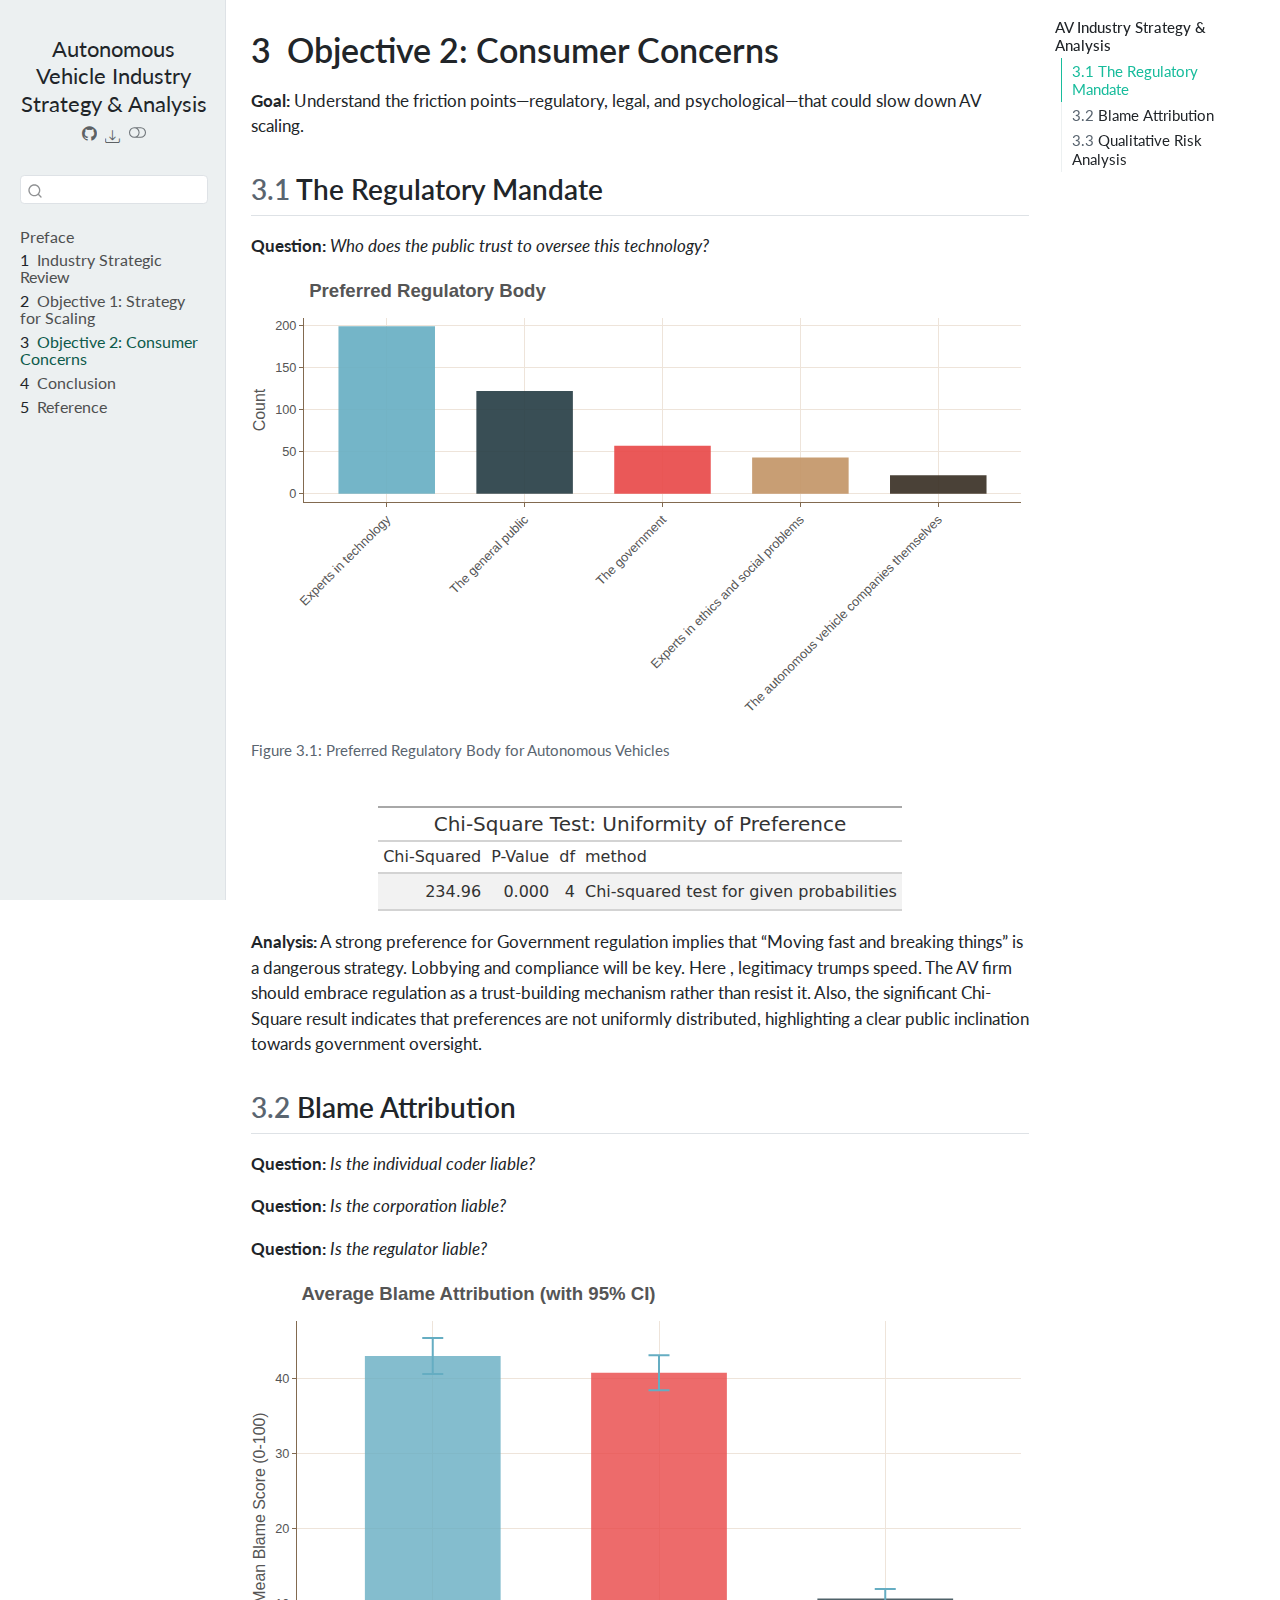
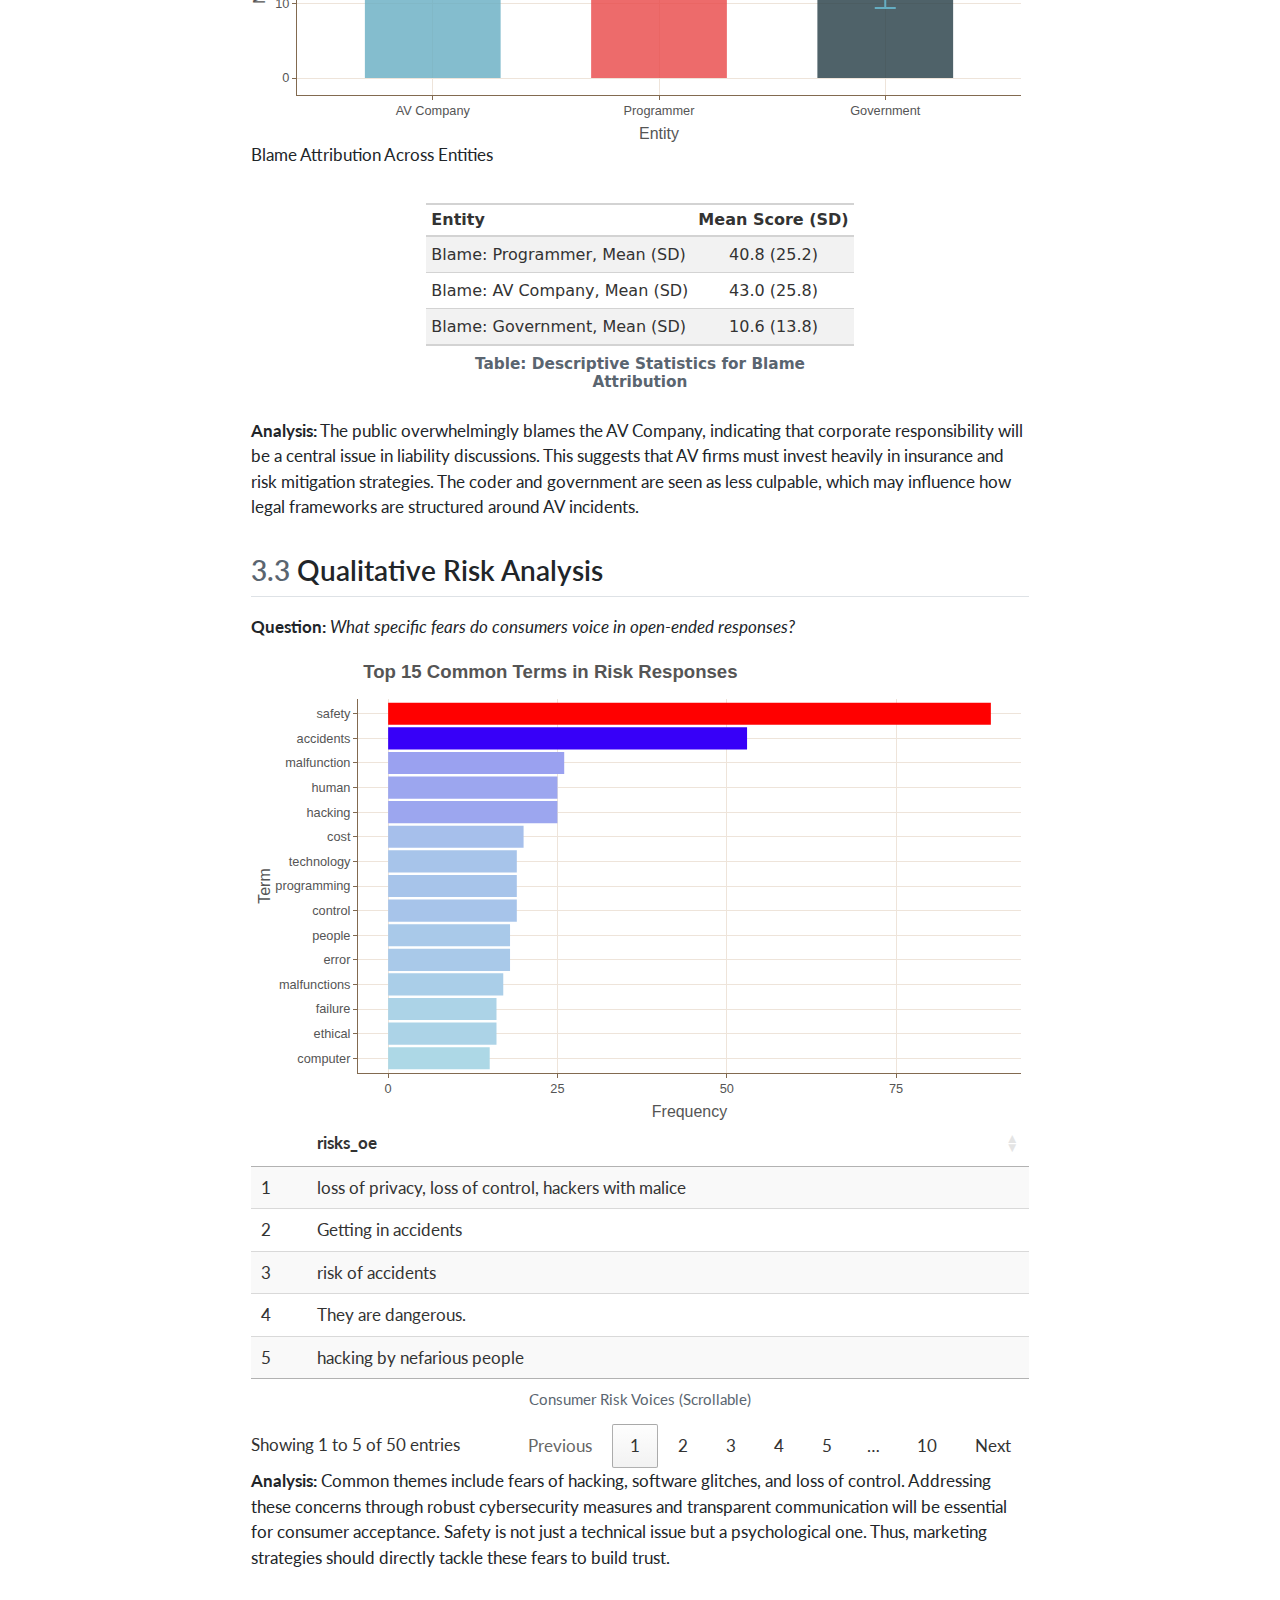
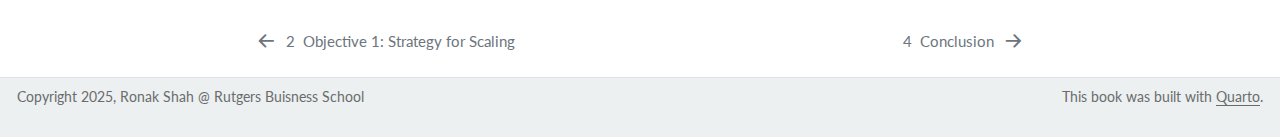
<file: objectives_2.html>
<!DOCTYPE html>
<html xmlns="http://www.w3.org/1999/xhtml" lang="en" xml:lang="en"><head>
<meta http-equiv="Content-Type" content="text/html; charset=UTF-8">
<meta charset="utf-8">
<meta name="generator" content="quarto-1.8.26">
<meta name="viewport" content="width=device-width, initial-scale=1.0, user-scalable=yes">
<meta name="description" content="A comprehensive analysis of the autonomous vehicle industry, focusing on consumer behavior, market trends, and strategic insights for stakeholders.">
<title>3&nbsp; Objective 2: Consumer Concerns – Autonomous Vehicle Industry Strategy &amp; Analysis</title>
<style>
code{white-space: pre-wrap;}
span.smallcaps{font-variant: small-caps;}
div.columns{display: flex; gap: min(4vw, 1.5em);}
div.column{flex: auto; overflow-x: auto;}
div.hanging-indent{margin-left: 1.5em; text-indent: -1.5em;}
ul.task-list{list-style: none;}
ul.task-list li input[type="checkbox"] {
  width: 0.8em;
  margin: 0 0.8em 0.2em -1em; /* quarto-specific, see https://github.com/quarto-dev/quarto-cli/issues/4556 */ 
  vertical-align: middle;
}
</style>

<script src="site_libs/quarto-nav/quarto-nav.js"></script>
<script src="site_libs/clipboard/clipboard.min.js"></script>
<script src="site_libs/quarto-search/autocomplete.umd.js"></script>
<script src="site_libs/quarto-search/fuse.min.js"></script>
<script src="site_libs/quarto-search/quarto-search.js"></script>
<meta name="quarto:offset" content="./">
<link href="./conclusion.html" rel="next">
<link href="./objectives_1.html" rel="prev">
<script src="site_libs/quarto-html/quarto.js" type="module"></script>
<script src="site_libs/quarto-html/tabsets/tabsets.js" type="module"></script>
<script src="site_libs/quarto-html/axe/axe-check.js" type="module"></script>
<script src="site_libs/quarto-html/popper.min.js"></script>
<script src="site_libs/quarto-html/tippy.umd.min.js"></script>
<script src="site_libs/quarto-html/anchor.min.js"></script>
<link href="site_libs/quarto-html/tippy.css" rel="stylesheet">
<link href="site_libs/quarto-html/quarto-syntax-highlighting-68c8bffd90dad8f2b55c52d7b6410dc0.css" rel="stylesheet" class="quarto-color-scheme" id="quarto-text-highlighting-styles">
<link href="site_libs/quarto-html/quarto-syntax-highlighting-dark-68c8bffd90dad8f2b55c52d7b6410dc0.css" rel="stylesheet" class="quarto-color-scheme quarto-color-alternate" id="quarto-text-highlighting-styles">
<link href="site_libs/quarto-html/quarto-syntax-highlighting-68c8bffd90dad8f2b55c52d7b6410dc0.css" rel="stylesheet" class="quarto-color-scheme-extra" id="quarto-text-highlighting-styles">
<script src="site_libs/bootstrap/bootstrap.min.js"></script>
<link href="site_libs/bootstrap/bootstrap-icons.css" rel="stylesheet">
<link href="site_libs/bootstrap/bootstrap-645eda57f71ee41f92e78aa476921749.min.css" rel="stylesheet" append-hash="true" class="quarto-color-scheme" id="quarto-bootstrap" data-mode="light">
<link href="site_libs/bootstrap/bootstrap-dark-04c48c223f2f5d07dc4ee371709bcce5.min.css" rel="stylesheet" append-hash="true" class="quarto-color-scheme quarto-color-alternate" id="quarto-bootstrap" data-mode="dark">
<link href="site_libs/bootstrap/bootstrap-645eda57f71ee41f92e78aa476921749.min.css" rel="stylesheet" append-hash="true" class="quarto-color-scheme-extra" id="quarto-bootstrap" data-mode="light"><script id="quarto-search-options" type="application/json">{
  "location": "sidebar",
  "copy-button": false,
  "collapse-after": 3,
  "panel-placement": "start",
  "type": "textbox",
  "limit": 50,
  "keyboard-shortcut": [
    "f",
    "/",
    "s"
  ],
  "show-item-context": false,
  "language": {
    "search-no-results-text": "No results",
    "search-matching-documents-text": "matching documents",
    "search-copy-link-title": "Copy link to search",
    "search-hide-matches-text": "Hide additional matches",
    "search-more-match-text": "more match in this document",
    "search-more-matches-text": "more matches in this document",
    "search-clear-button-title": "Clear",
    "search-text-placeholder": "",
    "search-detached-cancel-button-title": "Cancel",
    "search-submit-button-title": "Submit",
    "search-label": "Search"
  }
}</script><script type="application/json" class="js-hypothesis-config">
{
  "theme": "clean"
}
</script><script async="" src="https://hypothes.is/embed.js"></script><script>
  window.document.addEventListener("DOMContentLoaded", function (_event) {
    document.body.classList.add('hypothesis-enabled');
  });
</script><link href="site_libs/htmltools-fill-0.5.8.1/fill.css" rel="stylesheet">
<script src="site_libs/htmlwidgets-1.6.4/htmlwidgets.js"></script><script src="site_libs/plotly-binding-4.11.0/plotly.js"></script><script src="site_libs/typedarray-0.1/typedarray.min.js"></script><script src="site_libs/jquery-3.6.0/jquery-3.6.0.min.js"></script><link href="site_libs/crosstalk-1.2.2/css/crosstalk.min.css" rel="stylesheet">
<script src="site_libs/crosstalk-1.2.2/js/crosstalk.min.js"></script><link href="site_libs/plotly-htmlwidgets-css-2.11.1/plotly-htmlwidgets.css" rel="stylesheet">
<script src="site_libs/plotly-main-2.11.1/plotly-latest.min.js"></script><link href="site_libs/datatables-css-0.0.0/datatables-crosstalk.css" rel="stylesheet">
<script src="site_libs/datatables-binding-0.34.0/datatables.js"></script><link href="site_libs/dt-core-1.13.6/css/jquery.dataTables.min.css" rel="stylesheet">
<link href="site_libs/dt-core-1.13.6/css/jquery.dataTables.extra.css" rel="stylesheet">
<script src="site_libs/dt-core-1.13.6/js/jquery.dataTables.min.js"></script>
</head>
<body class="nav-sidebar docked quarto-light"><script id="quarto-html-before-body" type="application/javascript">
    const toggleBodyColorMode = (bsSheetEl) => {
      const mode = bsSheetEl.getAttribute("data-mode");
      const bodyEl = window.document.querySelector("body");
      if (mode === "dark") {
        bodyEl.classList.add("quarto-dark");
        bodyEl.classList.remove("quarto-light");
      } else {
        bodyEl.classList.add("quarto-light");
        bodyEl.classList.remove("quarto-dark");
      }
    }
    const toggleBodyColorPrimary = () => {
      const bsSheetEl = window.document.querySelector("link#quarto-bootstrap:not([rel=disabled-stylesheet])");
      if (bsSheetEl) {
        toggleBodyColorMode(bsSheetEl);
      }
    }
    const setColorSchemeToggle = (alternate) => {
      const toggles = window.document.querySelectorAll('.quarto-color-scheme-toggle');
      for (let i=0; i < toggles.length; i++) {
        const toggle = toggles[i];
        if (toggle) {
          if (alternate) {
            toggle.classList.add("alternate");
          } else {
            toggle.classList.remove("alternate");
          }
        }
      }
    };
    const toggleColorMode = (alternate) => {
      // Switch the stylesheets
      const primaryStylesheets = window.document.querySelectorAll('link.quarto-color-scheme:not(.quarto-color-alternate)');
      const alternateStylesheets = window.document.querySelectorAll('link.quarto-color-scheme.quarto-color-alternate');
      manageTransitions('#quarto-margin-sidebar .nav-link', false);
      if (alternate) {
        // note: dark is layered on light, we don't disable primary!
        enableStylesheet(alternateStylesheets);
        for (const sheetNode of alternateStylesheets) {
          if (sheetNode.id === "quarto-bootstrap") {
            toggleBodyColorMode(sheetNode);
          }
        }
      } else {
        disableStylesheet(alternateStylesheets);
        enableStylesheet(primaryStylesheets)
        toggleBodyColorPrimary();
      }
      manageTransitions('#quarto-margin-sidebar .nav-link', true);
      // Switch the toggles
      setColorSchemeToggle(alternate)
      // Hack to workaround the fact that safari doesn't
      // properly recolor the scrollbar when toggling (#1455)
      if (navigator.userAgent.indexOf('Safari') > 0 && navigator.userAgent.indexOf('Chrome') == -1) {
        manageTransitions("body", false);
        window.scrollTo(0, 1);
        setTimeout(() => {
          window.scrollTo(0, 0);
          manageTransitions("body", true);
        }, 40);
      }
    }
    const disableStylesheet = (stylesheets) => {
      for (let i=0; i < stylesheets.length; i++) {
        const stylesheet = stylesheets[i];
        stylesheet.rel = 'disabled-stylesheet';
      }
    }
    const enableStylesheet = (stylesheets) => {
      for (let i=0; i < stylesheets.length; i++) {
        const stylesheet = stylesheets[i];
        if(stylesheet.rel !== 'stylesheet') { // for Chrome, which will still FOUC without this check
          stylesheet.rel = 'stylesheet';
        }
      }
    }
    const manageTransitions = (selector, allowTransitions) => {
      const els = window.document.querySelectorAll(selector);
      for (let i=0; i < els.length; i++) {
        const el = els[i];
        if (allowTransitions) {
          el.classList.remove('notransition');
        } else {
          el.classList.add('notransition');
        }
      }
    }
    const isFileUrl = () => {
      return window.location.protocol === 'file:';
    }
    const hasAlternateSentinel = () => {
      let styleSentinel = getColorSchemeSentinel();
      if (styleSentinel !== null) {
        return styleSentinel === "alternate";
      } else {
        return false;
      }
    }
    const setStyleSentinel = (alternate) => {
      const value = alternate ? "alternate" : "default";
      if (!isFileUrl()) {
        window.localStorage.setItem("quarto-color-scheme", value);
      } else {
        localAlternateSentinel = value;
      }
    }
    const getColorSchemeSentinel = () => {
      if (!isFileUrl()) {
        const storageValue = window.localStorage.getItem("quarto-color-scheme");
        return storageValue != null ? storageValue : localAlternateSentinel;
      } else {
        return localAlternateSentinel;
      }
    }
    const toggleGiscusIfUsed = (isAlternate, darkModeDefault) => {
      const baseTheme = document.querySelector('#giscus-base-theme')?.value ?? 'light';
      const alternateTheme = document.querySelector('#giscus-alt-theme')?.value ?? 'dark';
      let newTheme = '';
      if(authorPrefersDark) {
        newTheme = isAlternate ? baseTheme : alternateTheme;
      } else {
        newTheme = isAlternate ? alternateTheme : baseTheme;
      }
      const changeGiscusTheme = () => {
        // From: https://github.com/giscus/giscus/issues/336
        const sendMessage = (message) => {
          const iframe = document.querySelector('iframe.giscus-frame');
          if (!iframe) return;
          iframe.contentWindow.postMessage({ giscus: message }, 'https://giscus.app');
        }
        sendMessage({
          setConfig: {
            theme: newTheme
          }
        });
      }
      const isGiscussLoaded = window.document.querySelector('iframe.giscus-frame') !== null;
      if (isGiscussLoaded) {
        changeGiscusTheme();
      }
    };
    const authorPrefersDark = false;
    const darkModeDefault = authorPrefersDark;
      document.querySelector('link#quarto-text-highlighting-styles.quarto-color-scheme-extra').rel = 'disabled-stylesheet';
      document.querySelector('link#quarto-bootstrap.quarto-color-scheme-extra').rel = 'disabled-stylesheet';
    let localAlternateSentinel = darkModeDefault ? 'alternate' : 'default';
    // Dark / light mode switch
    window.quartoToggleColorScheme = () => {
      // Read the current dark / light value
      let toAlternate = !hasAlternateSentinel();
      toggleColorMode(toAlternate);
      setStyleSentinel(toAlternate);
      toggleGiscusIfUsed(toAlternate, darkModeDefault);
      window.dispatchEvent(new Event('resize'));
    };
    // Switch to dark mode if need be
    if (hasAlternateSentinel()) {
      toggleColorMode(true);
    } else {
      toggleColorMode(false);
    }
  </script>

<div id="quarto-search-results"></div>
  <header id="quarto-header" class="headroom fixed-top"><nav class="quarto-secondary-nav"><div class="container-fluid d-flex">
      <button type="button" class="quarto-btn-toggle btn" data-bs-toggle="collapse" role="button" data-bs-target=".quarto-sidebar-collapse-item" aria-controls="quarto-sidebar" aria-expanded="false" aria-label="Toggle sidebar navigation" onclick="if (window.quartoToggleHeadroom) { window.quartoToggleHeadroom(); }">
        <i class="bi bi-layout-text-sidebar-reverse"></i>
      </button>
        <a class="flex-grow-1 no-decor" role="navigation" data-bs-toggle="collapse" data-bs-target=".quarto-sidebar-collapse-item" aria-controls="quarto-sidebar" aria-expanded="false" aria-label="Toggle sidebar navigation" onclick="if (window.quartoToggleHeadroom) { window.quartoToggleHeadroom(); }">      
          <h1 class="quarto-secondary-nav-title">
<span class="chapter-number">3</span>&nbsp; <span class="chapter-title">Objective 2: Consumer Concerns</span>
</h1>
        </a>     
      <button type="button" class="btn quarto-search-button" aria-label="Search" onclick="window.quartoOpenSearch();">
        <i class="bi bi-search"></i>
      </button>
    </div>
  </nav></header><!-- content --><div id="quarto-content" class="quarto-container page-columns page-rows-contents page-layout-article">
<!-- sidebar -->
  <nav id="quarto-sidebar" class="sidebar collapse collapse-horizontal quarto-sidebar-collapse-item sidebar-navigation docked overflow-auto"><div class="pt-lg-2 mt-2 text-center sidebar-header">
    <div class="sidebar-title mb-0 py-0">
      <a href="./">Autonomous Vehicle Industry Strategy &amp; Analysis</a> 
        <div class="sidebar-tools-main tools-wide">
    <a href="https://github.com/rhshah/AV_analysis" title="Source Code" class="quarto-navigation-tool px-1" aria-label="Source Code"><i class="bi bi-github"></i></a>
    <div class="dropdown">
      <a href="" title="Download" id="quarto-navigation-tool-dropdown-0" class="quarto-navigation-tool dropdown-toggle px-1" data-bs-toggle="dropdown" aria-expanded="false" role="link" aria-label="Download"><i class="bi bi-download"></i></a>
      <ul class="dropdown-menu" aria-labelledby="quarto-navigation-tool-dropdown-0">
<li>
            <a class="dropdown-item sidebar-tools-main-item" href="./Autonomous-Vehicle-Industry-Strategy---Analysis.docx">
              <i class="bi bi-file-word pe-1"></i>
            Download Docx
            </a>
          </li>
          <li>
            <a class="dropdown-item sidebar-tools-main-item" href="./Autonomous-Vehicle-Industry-Strategy---Analysis.pdf">
              <i class="bi bi-file-pdf pe-1"></i>
            Download PDF
            </a>
          </li>
      </ul>
</div>
  <a href="" class="quarto-color-scheme-toggle quarto-navigation-tool  px-1" onclick="window.quartoToggleColorScheme(); return false;" title="Toggle dark mode"><i class="bi"></i></a>
</div>
    </div>
      </div>
        <div class="mt-2 flex-shrink-0 align-items-center">
        <div class="sidebar-search">
        <div id="quarto-search" class="" title="Search"></div>
        </div>
        </div>
    <div class="sidebar-menu-container"> 
    <ul class="list-unstyled mt-1">
<li class="sidebar-item">
  <div class="sidebar-item-container"> 
  <a href="./index.html" class="sidebar-item-text sidebar-link">
 <span class="menu-text">Preface</span></a>
  </div>
</li>
        <li class="sidebar-item">
  <div class="sidebar-item-container"> 
  <a href="./intro.html" class="sidebar-item-text sidebar-link">
 <span class="menu-text"><span class="chapter-number">1</span>&nbsp; <span class="chapter-title">Industry Strategic Review</span></span></a>
  </div>
</li>
        <li class="sidebar-item">
  <div class="sidebar-item-container"> 
  <a href="./objectives_1.html" class="sidebar-item-text sidebar-link">
 <span class="menu-text"><span class="chapter-number">2</span>&nbsp; <span class="chapter-title">Objective 1: Strategy for Scaling</span></span></a>
  </div>
</li>
        <li class="sidebar-item">
  <div class="sidebar-item-container"> 
  <a href="./objectives_2.html" class="sidebar-item-text sidebar-link active">
 <span class="menu-text"><span class="chapter-number">3</span>&nbsp; <span class="chapter-title">Objective 2: Consumer Concerns</span></span></a>
  </div>
</li>
        <li class="sidebar-item">
  <div class="sidebar-item-container"> 
  <a href="./conclusion.html" class="sidebar-item-text sidebar-link">
 <span class="menu-text"><span class="chapter-number">4</span>&nbsp; <span class="chapter-title">Conclusion</span></span></a>
  </div>
</li>
        <li class="sidebar-item">
  <div class="sidebar-item-container"> 
  <a href="./references.html" class="sidebar-item-text sidebar-link">
 <span class="menu-text"><span class="chapter-number">5</span>&nbsp; <span class="chapter-title">Reference</span></span></a>
  </div>
</li>
    </ul>
</div>
</nav><div id="quarto-sidebar-glass" class="quarto-sidebar-collapse-item" data-bs-toggle="collapse" data-bs-target=".quarto-sidebar-collapse-item"></div>
<!-- margin-sidebar -->
    <div id="quarto-margin-sidebar" class="sidebar margin-sidebar">
        <nav id="TOC" role="doc-toc" class="toc-active"><h2 id="toc-title">AV Industry Strategy &amp; Analysis</h2>
   
  <ul>
<li><a href="#the-regulatory-mandate" id="toc-the-regulatory-mandate" class="nav-link active" data-scroll-target="#the-regulatory-mandate"><span class="header-section-number">3.1</span> The Regulatory Mandate</a></li>
  <li><a href="#blame-attribution" id="toc-blame-attribution" class="nav-link" data-scroll-target="#blame-attribution"><span class="header-section-number">3.2</span> Blame Attribution</a></li>
  <li><a href="#qualitative-risk-analysis" id="toc-qualitative-risk-analysis" class="nav-link" data-scroll-target="#qualitative-risk-analysis"><span class="header-section-number">3.3</span> Qualitative Risk Analysis</a></li>
  </ul></nav>
    </div>
<!-- main -->
<main class="content" id="quarto-document-content"><header id="title-block-header" class="quarto-title-block default"><div class="quarto-title">
<h1 class="title d-none d-lg-block">
<span class="chapter-number">3</span>&nbsp; <span class="chapter-title">Objective 2: Consumer Concerns</span>
</h1>
</div>



<div class="quarto-title-meta">

    
  
    
  </div>
  


</header><p><strong>Goal:</strong> Understand the friction points—regulatory, legal, and psychological—that could slow down AV scaling.</p>
<section id="the-regulatory-mandate" class="level2" data-number="3.1"><h2 data-number="3.1" class="anchored" data-anchor-id="the-regulatory-mandate">
<span class="header-section-number">3.1</span> The Regulatory Mandate</h2>
<p><strong>Question:</strong> <em>Who does the public trust to oversee this technology?</em></p>
<div class="cell" data-layout-align="center">
<div id="fig-reg" class="cell-output-display quarto-float quarto-figure quarto-figure-center anchored">
<figure class="quarto-float quarto-float-fig figure"><div aria-describedby="fig-reg-caption-0ceaefa1-69ba-4598-a22c-09a6ac19f8ca">
<div class="plotly html-widget html-fill-item" id="htmlwidget-a9a21aa62609424130d5" style="width:100%;height:464px;"></div>
<script type="application/json" data-for="htmlwidget-a9a21aa62609424130d5">{"x":{"data":[{"orientation":"v","width":0.70000000000000007,"base":0,"x":[1],"y":[199],"text":"opinions: Experts in technology<br />n: 199<br />opinions: Experts in technology","type":"bar","textposition":"none","marker":{"autocolorscale":false,"color":"rgba(101,173,194,0.9)","line":{"width":1.8897637795275593,"color":"transparent"}},"name":"Experts in technology","legendgroup":"Experts in technology","showlegend":true,"xaxis":"x","yaxis":"y","hoverinfo":"text","frame":null},{"orientation":"v","width":0.70000000000000018,"base":0,"x":[2],"y":[122],"text":"opinions: The general public<br />n: 122<br />opinions: The general public","type":"bar","textposition":"none","marker":{"autocolorscale":false,"color":"rgba(35,59,67,0.9)","line":{"width":1.8897637795275593,"color":"transparent"}},"name":"The general public","legendgroup":"The general public","showlegend":true,"xaxis":"x","yaxis":"y","hoverinfo":"text","frame":null},{"orientation":"v","width":0.70000000000000018,"base":0,"x":[3],"y":[57],"text":"opinions: The government<br />n:  57<br />opinions: The government","type":"bar","textposition":"none","marker":{"autocolorscale":false,"color":"rgba(232,70,70,0.9)","line":{"width":1.8897637795275593,"color":"transparent"}},"name":"The government","legendgroup":"The government","showlegend":true,"xaxis":"x","yaxis":"y","hoverinfo":"text","frame":null},{"orientation":"v","width":0.69999999999999973,"base":0,"x":[4],"y":[43],"text":"opinions: Experts in ethics and social problems<br />n:  43<br />opinions: Experts in ethics and social problems","type":"bar","textposition":"none","marker":{"autocolorscale":false,"color":"rgba(194,147,101,0.9)","line":{"width":1.8897637795275593,"color":"transparent"}},"name":"Experts in ethics and social problems","legendgroup":"Experts in ethics and social problems","showlegend":true,"xaxis":"x","yaxis":"y","hoverinfo":"text","frame":null},{"orientation":"v","width":0.69999999999999929,"base":0,"x":[5],"y":[22],"text":"opinions: The autonomous vehicle companies themselves<br />n:  22<br />opinions: The autonomous vehicle companies themselves","type":"bar","textposition":"none","marker":{"autocolorscale":false,"color":"rgba(54,44,33,0.9)","line":{"width":1.8897637795275593,"color":"transparent"}},"name":"The autonomous vehicle companies themselves","legendgroup":"The autonomous vehicle companies themselves","showlegend":true,"xaxis":"x","yaxis":"y","hoverinfo":"text","frame":null}],"layout":{"margin":{"t":42.5670402656704,"r":7.9701120797011216,"b":156.1393790873218,"l":47.023661270236623},"plot_bgcolor":"rgba(255,255,255,1)","paper_bgcolor":"rgba(255,255,255,1)","font":{"color":"rgba(85,85,85,1)","family":"","size":15.940224159402241},"title":{"text":"<b> Preferred Regulatory Body <\/b>","font":{"color":"rgba(85,85,85,1)","family":"","size":18.596928185969279},"x":0,"xref":"paper"},"xaxis":{"domain":[0,1],"automargin":true,"type":"linear","autorange":false,"range":[0.40000000000000002,5.5999999999999996],"tickmode":"array","ticktext":["Experts in technology","The general public","The government","Experts in ethics and social problems","The autonomous vehicle companies themselves"],"tickvals":[1,2,3,4,5],"categoryorder":"array","categoryarray":["Experts in technology","The general public","The government","Experts in ethics and social problems","The autonomous vehicle companies themselves"],"nticks":null,"ticks":"outside","tickcolor":"rgba(130,106,80,1)","ticklen":3.9850560398505603,"tickwidth":0,"showticklabels":true,"tickfont":{"color":"rgba(85,85,85,1)","family":"","size":12.7521793275218},"tickangle":-45,"showline":true,"linecolor":"rgba(130,106,80,1)","linewidth":0,"showgrid":true,"gridcolor":"rgba(238,228,218,1)","gridwidth":0,"zeroline":false,"anchor":"y","title":{"text":"","font":{"color":"rgba(85,85,85,1)","family":"","size":15.940224159402241}},"hoverformat":".2f"},"yaxis":{"domain":[0,1],"automargin":true,"type":"linear","autorange":false,"range":[-9.9500000000000011,208.94999999999999],"tickmode":"array","ticktext":["0","50","100","150","200"],"tickvals":[0,49.999999999999993,100,150,200],"categoryorder":"array","categoryarray":["0","50","100","150","200"],"nticks":null,"ticks":"outside","tickcolor":"rgba(130,106,80,1)","ticklen":3.9850560398505608,"tickwidth":0,"showticklabels":true,"tickfont":{"color":"rgba(85,85,85,1)","family":"","size":12.7521793275218},"tickangle":-0,"showline":true,"linecolor":"rgba(130,106,80,1)","linewidth":0,"showgrid":true,"gridcolor":"rgba(238,228,218,1)","gridwidth":0,"zeroline":false,"anchor":"x","title":{"text":"Count","font":{"color":"rgba(85,85,85,1)","family":"","size":15.940224159402241}},"hoverformat":".2f"},"shapes":[{"type":"rect","fillcolor":null,"line":{"color":null,"width":0,"linetype":[]},"yref":"paper","xref":"paper","layer":"below","x0":0,"x1":1,"y0":0,"y1":1}],"showlegend":false,"legend":{"bgcolor":"rgba(255,255,255,1)","bordercolor":"rgba(255,255,255,1)","borderwidth":0,"font":{"color":"rgba(85,85,85,1)","family":"","size":12.7521793275218}},"hovermode":"closest","barmode":"relative"},"config":{"doubleClick":"reset","modeBarButtonsToAdd":["hoverclosest","hovercompare"],"showSendToCloud":false},"source":"A","attrs":{"cbde750fcfaf":{"x":{},"y":{},"fill":{},"type":"bar"}},"cur_data":"cbde750fcfaf","visdat":{"cbde750fcfaf":["function (y) ","x"]},"highlight":{"on":"plotly_click","persistent":false,"dynamic":false,"selectize":false,"opacityDim":0.20000000000000001,"selected":{"opacity":1},"debounce":0},"shinyEvents":["plotly_hover","plotly_click","plotly_selected","plotly_relayout","plotly_brushed","plotly_brushing","plotly_clickannotation","plotly_doubleclick","plotly_deselect","plotly_afterplot","plotly_sunburstclick"],"base_url":"https://plot.ly"},"evals":[],"jsHooks":[]}</script>
</div>
<figcaption class="quarto-float-caption-bottom quarto-float-caption quarto-float-fig" id="fig-reg-caption-0ceaefa1-69ba-4598-a22c-09a6ac19f8ca">
Figure&nbsp;3.1: Preferred Regulatory Body for Autonomous Vehicles
</figcaption></figure>
</div>
</div>
<div class="cell" data-tab-align="center">
<div class="cell-output-display">
<div id="jcggjcbqvi" style="padding-left:0px;padding-right:0px;padding-top:10px;padding-bottom:10px;overflow-x:auto;overflow-y:auto;width:auto;height:auto;">
<style>#jcggjcbqvi table {
  font-family: system-ui, 'Segoe UI', Roboto, Helvetica, Arial, sans-serif, 'Apple Color Emoji', 'Segoe UI Emoji', 'Segoe UI Symbol', 'Noto Color Emoji';
  -webkit-font-smoothing: antialiased;
  -moz-osx-font-smoothing: grayscale;
}

#jcggjcbqvi thead, #jcggjcbqvi tbody, #jcggjcbqvi tfoot, #jcggjcbqvi tr, #jcggjcbqvi td, #jcggjcbqvi th {
  border-style: none;
}

#jcggjcbqvi p {
  margin: 0;
  padding: 0;
}

#jcggjcbqvi .gt_table {
  display: table;
  border-collapse: collapse;
  line-height: normal;
  margin-left: auto;
  margin-right: auto;
  color: #333333;
  font-size: 16px;
  font-weight: normal;
  font-style: normal;
  background-color: #FFFFFF;
  width: auto;
  border-top-style: solid;
  border-top-width: 2px;
  border-top-color: #A8A8A8;
  border-right-style: none;
  border-right-width: 2px;
  border-right-color: #D3D3D3;
  border-bottom-style: solid;
  border-bottom-width: 2px;
  border-bottom-color: #A8A8A8;
  border-left-style: none;
  border-left-width: 2px;
  border-left-color: #D3D3D3;
}

#jcggjcbqvi .gt_caption {
  padding-top: 4px;
  padding-bottom: 4px;
}

#jcggjcbqvi .gt_title {
  color: #333333;
  font-size: 125%;
  font-weight: initial;
  padding-top: 4px;
  padding-bottom: 4px;
  padding-left: 5px;
  padding-right: 5px;
  border-bottom-color: #FFFFFF;
  border-bottom-width: 0;
}

#jcggjcbqvi .gt_subtitle {
  color: #333333;
  font-size: 85%;
  font-weight: initial;
  padding-top: 3px;
  padding-bottom: 5px;
  padding-left: 5px;
  padding-right: 5px;
  border-top-color: #FFFFFF;
  border-top-width: 0;
}

#jcggjcbqvi .gt_heading {
  background-color: #FFFFFF;
  text-align: center;
  border-bottom-color: #FFFFFF;
  border-left-style: none;
  border-left-width: 1px;
  border-left-color: #D3D3D3;
  border-right-style: none;
  border-right-width: 1px;
  border-right-color: #D3D3D3;
}

#jcggjcbqvi .gt_bottom_border {
  border-bottom-style: solid;
  border-bottom-width: 2px;
  border-bottom-color: #D3D3D3;
}

#jcggjcbqvi .gt_col_headings {
  border-top-style: solid;
  border-top-width: 2px;
  border-top-color: #D3D3D3;
  border-bottom-style: solid;
  border-bottom-width: 2px;
  border-bottom-color: #D3D3D3;
  border-left-style: none;
  border-left-width: 1px;
  border-left-color: #D3D3D3;
  border-right-style: none;
  border-right-width: 1px;
  border-right-color: #D3D3D3;
}

#jcggjcbqvi .gt_col_heading {
  color: #333333;
  background-color: #FFFFFF;
  font-size: 100%;
  font-weight: normal;
  text-transform: inherit;
  border-left-style: none;
  border-left-width: 1px;
  border-left-color: #D3D3D3;
  border-right-style: none;
  border-right-width: 1px;
  border-right-color: #D3D3D3;
  vertical-align: bottom;
  padding-top: 5px;
  padding-bottom: 6px;
  padding-left: 5px;
  padding-right: 5px;
  overflow-x: hidden;
}

#jcggjcbqvi .gt_column_spanner_outer {
  color: #333333;
  background-color: #FFFFFF;
  font-size: 100%;
  font-weight: normal;
  text-transform: inherit;
  padding-top: 0;
  padding-bottom: 0;
  padding-left: 4px;
  padding-right: 4px;
}

#jcggjcbqvi .gt_column_spanner_outer:first-child {
  padding-left: 0;
}

#jcggjcbqvi .gt_column_spanner_outer:last-child {
  padding-right: 0;
}

#jcggjcbqvi .gt_column_spanner {
  border-bottom-style: solid;
  border-bottom-width: 2px;
  border-bottom-color: #D3D3D3;
  vertical-align: bottom;
  padding-top: 5px;
  padding-bottom: 5px;
  overflow-x: hidden;
  display: inline-block;
  width: 100%;
}

#jcggjcbqvi .gt_spanner_row {
  border-bottom-style: hidden;
}

#jcggjcbqvi .gt_group_heading {
  padding-top: 8px;
  padding-bottom: 8px;
  padding-left: 5px;
  padding-right: 5px;
  color: #333333;
  background-color: #FFFFFF;
  font-size: 100%;
  font-weight: initial;
  text-transform: inherit;
  border-top-style: solid;
  border-top-width: 2px;
  border-top-color: #D3D3D3;
  border-bottom-style: solid;
  border-bottom-width: 2px;
  border-bottom-color: #D3D3D3;
  border-left-style: none;
  border-left-width: 1px;
  border-left-color: #D3D3D3;
  border-right-style: none;
  border-right-width: 1px;
  border-right-color: #D3D3D3;
  vertical-align: middle;
  text-align: left;
}

#jcggjcbqvi .gt_empty_group_heading {
  padding: 0.5px;
  color: #333333;
  background-color: #FFFFFF;
  font-size: 100%;
  font-weight: initial;
  border-top-style: solid;
  border-top-width: 2px;
  border-top-color: #D3D3D3;
  border-bottom-style: solid;
  border-bottom-width: 2px;
  border-bottom-color: #D3D3D3;
  vertical-align: middle;
}

#jcggjcbqvi .gt_from_md > :first-child {
  margin-top: 0;
}

#jcggjcbqvi .gt_from_md > :last-child {
  margin-bottom: 0;
}

#jcggjcbqvi .gt_row {
  padding-top: 8px;
  padding-bottom: 8px;
  padding-left: 5px;
  padding-right: 5px;
  margin: 10px;
  border-top-style: solid;
  border-top-width: 1px;
  border-top-color: #D3D3D3;
  border-left-style: none;
  border-left-width: 1px;
  border-left-color: #D3D3D3;
  border-right-style: none;
  border-right-width: 1px;
  border-right-color: #D3D3D3;
  vertical-align: middle;
  overflow-x: hidden;
}

#jcggjcbqvi .gt_stub {
  color: #333333;
  background-color: #FFFFFF;
  font-size: 100%;
  font-weight: initial;
  text-transform: inherit;
  border-right-style: solid;
  border-right-width: 2px;
  border-right-color: #D3D3D3;
  padding-left: 5px;
  padding-right: 5px;
}

#jcggjcbqvi .gt_stub_row_group {
  color: #333333;
  background-color: #FFFFFF;
  font-size: 100%;
  font-weight: initial;
  text-transform: inherit;
  border-right-style: solid;
  border-right-width: 2px;
  border-right-color: #D3D3D3;
  padding-left: 5px;
  padding-right: 5px;
  vertical-align: top;
}

#jcggjcbqvi .gt_row_group_first td {
  border-top-width: 2px;
}

#jcggjcbqvi .gt_row_group_first th {
  border-top-width: 2px;
}

#jcggjcbqvi .gt_summary_row {
  color: #333333;
  background-color: #FFFFFF;
  text-transform: inherit;
  padding-top: 8px;
  padding-bottom: 8px;
  padding-left: 5px;
  padding-right: 5px;
}

#jcggjcbqvi .gt_first_summary_row {
  border-top-style: solid;
  border-top-color: #D3D3D3;
}

#jcggjcbqvi .gt_first_summary_row.thick {
  border-top-width: 2px;
}

#jcggjcbqvi .gt_last_summary_row {
  padding-top: 8px;
  padding-bottom: 8px;
  padding-left: 5px;
  padding-right: 5px;
  border-bottom-style: solid;
  border-bottom-width: 2px;
  border-bottom-color: #D3D3D3;
}

#jcggjcbqvi .gt_grand_summary_row {
  color: #333333;
  background-color: #FFFFFF;
  text-transform: inherit;
  padding-top: 8px;
  padding-bottom: 8px;
  padding-left: 5px;
  padding-right: 5px;
}

#jcggjcbqvi .gt_first_grand_summary_row {
  padding-top: 8px;
  padding-bottom: 8px;
  padding-left: 5px;
  padding-right: 5px;
  border-top-style: double;
  border-top-width: 6px;
  border-top-color: #D3D3D3;
}

#jcggjcbqvi .gt_last_grand_summary_row_top {
  padding-top: 8px;
  padding-bottom: 8px;
  padding-left: 5px;
  padding-right: 5px;
  border-bottom-style: double;
  border-bottom-width: 6px;
  border-bottom-color: #D3D3D3;
}

#jcggjcbqvi .gt_striped {
  background-color: rgba(128, 128, 128, 0.05);
}

#jcggjcbqvi .gt_table_body {
  border-top-style: solid;
  border-top-width: 2px;
  border-top-color: #D3D3D3;
  border-bottom-style: solid;
  border-bottom-width: 2px;
  border-bottom-color: #D3D3D3;
}

#jcggjcbqvi .gt_footnotes {
  color: #333333;
  background-color: #FFFFFF;
  border-bottom-style: none;
  border-bottom-width: 2px;
  border-bottom-color: #D3D3D3;
  border-left-style: none;
  border-left-width: 2px;
  border-left-color: #D3D3D3;
  border-right-style: none;
  border-right-width: 2px;
  border-right-color: #D3D3D3;
}

#jcggjcbqvi .gt_footnote {
  margin: 0px;
  font-size: 90%;
  padding-top: 4px;
  padding-bottom: 4px;
  padding-left: 5px;
  padding-right: 5px;
}

#jcggjcbqvi .gt_sourcenotes {
  color: #333333;
  background-color: #FFFFFF;
  border-bottom-style: none;
  border-bottom-width: 2px;
  border-bottom-color: #D3D3D3;
  border-left-style: none;
  border-left-width: 2px;
  border-left-color: #D3D3D3;
  border-right-style: none;
  border-right-width: 2px;
  border-right-color: #D3D3D3;
}

#jcggjcbqvi .gt_sourcenote {
  font-size: 90%;
  padding-top: 4px;
  padding-bottom: 4px;
  padding-left: 5px;
  padding-right: 5px;
}

#jcggjcbqvi .gt_left {
  text-align: left;
}

#jcggjcbqvi .gt_center {
  text-align: center;
}

#jcggjcbqvi .gt_right {
  text-align: right;
  font-variant-numeric: tabular-nums;
}

#jcggjcbqvi .gt_font_normal {
  font-weight: normal;
}

#jcggjcbqvi .gt_font_bold {
  font-weight: bold;
}

#jcggjcbqvi .gt_font_italic {
  font-style: italic;
}

#jcggjcbqvi .gt_super {
  font-size: 65%;
}

#jcggjcbqvi .gt_footnote_marks {
  font-size: 75%;
  vertical-align: 0.4em;
  position: initial;
}

#jcggjcbqvi .gt_asterisk {
  font-size: 100%;
  vertical-align: 0;
}

#jcggjcbqvi .gt_indent_1 {
  text-indent: 5px;
}

#jcggjcbqvi .gt_indent_2 {
  text-indent: 10px;
}

#jcggjcbqvi .gt_indent_3 {
  text-indent: 15px;
}

#jcggjcbqvi .gt_indent_4 {
  text-indent: 20px;
}

#jcggjcbqvi .gt_indent_5 {
  text-indent: 25px;
}

#jcggjcbqvi .katex-display {
  display: inline-flex !important;
  margin-bottom: 0.75em !important;
}

#jcggjcbqvi div.Reactable > div.rt-table > div.rt-thead > div.rt-tr.rt-tr-group-header > div.rt-th-group:after {
  height: 0px !important;
}
</style>
<table class="gt_table table table-sm table-striped small" data-quarto-bootstrap="false">
<thead>
<tr class="gt_heading header">
<td colspan="4" class="gt_heading gt_title gt_font_normal gt_bottom_border">Chi-Square Test: Uniformity of Preference</td>
</tr>
<tr class="gt_col_headings even">
<th id="statistic" class="gt_col_heading gt_columns_bottom_border gt_right" data-quarto-table-cell-role="th" scope="col">Chi-Squared</th>
<th id="p.value" class="gt_col_heading gt_columns_bottom_border gt_right" data-quarto-table-cell-role="th" scope="col">P-Value</th>
<th id="parameter" class="gt_col_heading gt_columns_bottom_border gt_right" data-quarto-table-cell-role="th" scope="col">df</th>
<th id="method" class="gt_col_heading gt_columns_bottom_border gt_left" data-quarto-table-cell-role="th" scope="col">method</th>
</tr>
</thead>
<tbody class="gt_table_body"><tr class="odd">
<td class="gt_row gt_right" headers="statistic">234.96</td>
<td class="gt_row gt_right" headers="p.value">0.000</td>
<td class="gt_row gt_right" headers="parameter">4</td>
<td class="gt_row gt_left" headers="method">Chi-squared test for given probabilities</td>
</tr></tbody>
</table>
</div>
</div>
</div>
<p><strong>Analysis:</strong> A strong preference for Government regulation implies that “Moving fast and breaking things” is a dangerous strategy. Lobbying and compliance will be key. Here , legitimacy trumps speed. The AV firm should embrace regulation as a trust-building mechanism rather than resist it. Also, the significant Chi-Square result indicates that preferences are not uniformly distributed, highlighting a clear public inclination towards government oversight.</p>
</section><section id="blame-attribution" class="level2" data-number="3.2"><h2 data-number="3.2" class="anchored" data-anchor-id="blame-attribution">
<span class="header-section-number">3.2</span> Blame Attribution</h2>
<p><strong>Question:</strong> <em>Is the individual coder liable?</em></p>
<p><strong>Question:</strong> <em>Is the corporation liable?</em></p>
<p><strong>Question:</strong> <em>Is the regulator liable?</em></p>
<div class="cell" data-layout-align="center">
<div class="cell-output-display">
<div class="plotly html-widget html-fill-item" id="htmlwidget-9fc832717dc784e4a1f6" style="width:100%;height:464px;"></div>
<script type="application/json" data-for="htmlwidget-9fc832717dc784e4a1f6">{"x":{"data":[{"orientation":"v","width":0.60000000000000009,"base":0,"x":[1],"y":[43.009029345372461],"text":"reorder(Entity, -Mean_Blame): AV Company<br />Mean_Blame: 43.00903<br />Entity: AV Company","type":"bar","textposition":"none","marker":{"autocolorscale":false,"color":"rgba(101,173,194,0.8)","line":{"width":1.8897637795275593,"color":"transparent"}},"name":"AV Company","legendgroup":"AV Company","showlegend":true,"xaxis":"x","yaxis":"y","hoverinfo":"text","frame":null},{"orientation":"v","width":0.59999999999999964,"base":0,"x":[3],"y":[10.620767494356659],"text":"reorder(Entity, -Mean_Blame): Government<br />Mean_Blame: 10.62077<br />Entity: Government","type":"bar","textposition":"none","marker":{"autocolorscale":false,"color":"rgba(35,59,67,0.8)","line":{"width":1.8897637795275593,"color":"transparent"}},"name":"Government","legendgroup":"Government","showlegend":true,"xaxis":"x","yaxis":"y","hoverinfo":"text","frame":null},{"orientation":"v","width":0.59999999999999987,"base":0,"x":[2],"y":[40.769751693002256],"text":"reorder(Entity, -Mean_Blame): Programmer<br />Mean_Blame: 40.76975<br />Entity: Programmer","type":"bar","textposition":"none","marker":{"autocolorscale":false,"color":"rgba(232,70,70,0.8)","line":{"width":1.8897637795275593,"color":"transparent"}},"name":"Programmer","legendgroup":"Programmer","showlegend":true,"xaxis":"x","yaxis":"y","hoverinfo":"text","frame":null},{"x":[1],"y":[43.009029345372461],"text":"reorder(Entity, -Mean_Blame): AV Company<br />Mean_Blame: 43.00903<br />Entity: AV Company<br />CI_Lower: 40.60789<br />CI_Upper: 45.41017","type":"scatter","mode":"lines","opacity":1,"line":{"color":"transparent"},"error_y":{"array":[2.4011412995106411],"arrayminus":[2.4011412995106411],"type":"data","width":10.500000000000009,"symmetric":false,"color":"rgba(101,173,194,1)"},"name":"AV Company","legendgroup":"AV Company","showlegend":false,"xaxis":"x","yaxis":"y","hoverinfo":"text","frame":null},{"x":[3],"y":[10.620767494356659],"text":"reorder(Entity, -Mean_Blame): Government<br />Mean_Blame: 10.62077<br />Entity: Government<br />CI_Lower:  9.33964<br />CI_Upper: 11.90190","type":"scatter","mode":"lines","opacity":1,"line":{"color":"transparent"},"error_y":{"array":[1.2811275514849676],"arrayminus":[1.2811275514849676],"type":"data","width":10.500000000000009,"symmetric":false,"color":"rgba(101,173,194,1)"},"name":"Government","legendgroup":"Government","showlegend":false,"xaxis":"x","yaxis":"y","hoverinfo":"text","frame":null},{"x":[2],"y":[40.769751693002256],"text":"reorder(Entity, -Mean_Blame): Programmer<br />Mean_Blame: 40.76975<br />Entity: Programmer<br />CI_Lower: 38.42100<br />CI_Upper: 43.11850","type":"scatter","mode":"lines","opacity":1,"line":{"color":"transparent"},"error_y":{"array":[2.3487523566772452],"arrayminus":[2.3487523566772452],"type":"data","width":10.500000000000009,"symmetric":false,"color":"rgba(101,173,194,1)"},"name":"Programmer","legendgroup":"Programmer","showlegend":false,"xaxis":"x","yaxis":"y","hoverinfo":"text","frame":null}],"layout":{"margin":{"t":42.5670402656704,"r":7.9701120797011216,"b":40.647571606475722,"l":40.647571606475722},"plot_bgcolor":"rgba(255,255,255,1)","paper_bgcolor":"rgba(255,255,255,1)","font":{"color":"rgba(85,85,85,1)","family":"","size":15.940224159402241},"title":{"text":"<b> Average Blame Attribution (with 95% CI) <\/b>","font":{"color":"rgba(85,85,85,1)","family":"","size":18.596928185969279},"x":0,"xref":"paper"},"xaxis":{"domain":[0,1],"automargin":true,"type":"linear","autorange":false,"range":[0.40000000000000002,3.6000000000000001],"tickmode":"array","ticktext":["AV Company","Programmer","Government"],"tickvals":[1,2,3],"categoryorder":"array","categoryarray":["AV Company","Programmer","Government"],"nticks":null,"ticks":"outside","tickcolor":"rgba(130,106,80,1)","ticklen":3.9850560398505603,"tickwidth":0,"showticklabels":true,"tickfont":{"color":"rgba(85,85,85,1)","family":"","size":12.7521793275218},"tickangle":-0,"showline":true,"linecolor":"rgba(130,106,80,1)","linewidth":0,"showgrid":true,"gridcolor":"rgba(238,228,218,1)","gridwidth":0,"zeroline":false,"anchor":"y","title":{"text":"Entity","font":{"color":"rgba(85,85,85,1)","family":"","size":15.940224159402241}},"hoverformat":".2f"},"yaxis":{"domain":[0,1],"automargin":true,"type":"linear","autorange":false,"range":[-2.2705085322441554,47.68067917712726],"tickmode":"array","ticktext":["0","10","20","30","40"],"tickvals":[0,10,20,30.000000000000004,40],"categoryorder":"array","categoryarray":["0","10","20","30","40"],"nticks":null,"ticks":"outside","tickcolor":"rgba(130,106,80,1)","ticklen":3.9850560398505608,"tickwidth":0,"showticklabels":true,"tickfont":{"color":"rgba(85,85,85,1)","family":"","size":12.7521793275218},"tickangle":-0,"showline":true,"linecolor":"rgba(130,106,80,1)","linewidth":0,"showgrid":true,"gridcolor":"rgba(238,228,218,1)","gridwidth":0,"zeroline":false,"anchor":"x","title":{"text":"Mean Blame Score (0-100)","font":{"color":"rgba(85,85,85,1)","family":"","size":15.940224159402241}},"hoverformat":".2f"},"shapes":[{"type":"rect","fillcolor":null,"line":{"color":null,"width":0,"linetype":[]},"yref":"paper","xref":"paper","layer":"below","x0":0,"x1":1,"y0":0,"y1":1}],"showlegend":false,"legend":{"bgcolor":"rgba(255,255,255,1)","bordercolor":"rgba(255,255,255,1)","borderwidth":0,"font":{"color":"rgba(85,85,85,1)","family":"","size":12.7521793275218}},"hovermode":"closest","barmode":"relative"},"config":{"doubleClick":"reset","modeBarButtonsToAdd":["hoverclosest","hovercompare"],"showSendToCloud":false},"source":"A","attrs":{"cbde15004d99":{"x":{},"y":{},"fill":{},"type":"bar"},"cbde46e68294":{"x":{},"y":{},"fill":{},"ymin":{},"ymax":{}}},"cur_data":"cbde15004d99","visdat":{"cbde15004d99":["function (y) ","x"],"cbde46e68294":["function (y) ","x"]},"highlight":{"on":"plotly_click","persistent":false,"dynamic":false,"selectize":false,"opacityDim":0.20000000000000001,"selected":{"opacity":1},"debounce":0},"shinyEvents":["plotly_hover","plotly_click","plotly_selected","plotly_relayout","plotly_brushed","plotly_brushing","plotly_clickannotation","plotly_doubleclick","plotly_deselect","plotly_afterplot","plotly_sunburstclick"],"base_url":"https://plot.ly"},"evals":[],"jsHooks":[]}</script><p>Blame Attribution Across Entities</p>
</div>
</div>
<div class="cell" data-tab-align="center">
<div class="cell-output-display">
<div id="srheebwkxf" style="padding-left:0px;padding-right:0px;padding-top:10px;padding-bottom:10px;overflow-x:auto;overflow-y:auto;width:auto;height:auto;">
<style>#srheebwkxf table {
  font-family: system-ui, 'Segoe UI', Roboto, Helvetica, Arial, sans-serif, 'Apple Color Emoji', 'Segoe UI Emoji', 'Segoe UI Symbol', 'Noto Color Emoji';
  -webkit-font-smoothing: antialiased;
  -moz-osx-font-smoothing: grayscale;
}

#srheebwkxf thead, #srheebwkxf tbody, #srheebwkxf tfoot, #srheebwkxf tr, #srheebwkxf td, #srheebwkxf th {
  border-style: none;
}

#srheebwkxf p {
  margin: 0;
  padding: 0;
}

#srheebwkxf .gt_table {
  display: table;
  border-collapse: collapse;
  line-height: normal;
  margin-left: auto;
  margin-right: auto;
  color: #333333;
  font-size: 16px;
  font-weight: normal;
  font-style: normal;
  background-color: #FFFFFF;
  width: auto;
  border-top-style: solid;
  border-top-width: 2px;
  border-top-color: #A8A8A8;
  border-right-style: none;
  border-right-width: 2px;
  border-right-color: #D3D3D3;
  border-bottom-style: solid;
  border-bottom-width: 2px;
  border-bottom-color: #A8A8A8;
  border-left-style: none;
  border-left-width: 2px;
  border-left-color: #D3D3D3;
}

#srheebwkxf .gt_caption {
  padding-top: 4px;
  padding-bottom: 4px;
}

#srheebwkxf .gt_title {
  color: #333333;
  font-size: 125%;
  font-weight: initial;
  padding-top: 4px;
  padding-bottom: 4px;
  padding-left: 5px;
  padding-right: 5px;
  border-bottom-color: #FFFFFF;
  border-bottom-width: 0;
}

#srheebwkxf .gt_subtitle {
  color: #333333;
  font-size: 85%;
  font-weight: initial;
  padding-top: 3px;
  padding-bottom: 5px;
  padding-left: 5px;
  padding-right: 5px;
  border-top-color: #FFFFFF;
  border-top-width: 0;
}

#srheebwkxf .gt_heading {
  background-color: #FFFFFF;
  text-align: center;
  border-bottom-color: #FFFFFF;
  border-left-style: none;
  border-left-width: 1px;
  border-left-color: #D3D3D3;
  border-right-style: none;
  border-right-width: 1px;
  border-right-color: #D3D3D3;
}

#srheebwkxf .gt_bottom_border {
  border-bottom-style: solid;
  border-bottom-width: 2px;
  border-bottom-color: #D3D3D3;
}

#srheebwkxf .gt_col_headings {
  border-top-style: solid;
  border-top-width: 2px;
  border-top-color: #D3D3D3;
  border-bottom-style: solid;
  border-bottom-width: 2px;
  border-bottom-color: #D3D3D3;
  border-left-style: none;
  border-left-width: 1px;
  border-left-color: #D3D3D3;
  border-right-style: none;
  border-right-width: 1px;
  border-right-color: #D3D3D3;
}

#srheebwkxf .gt_col_heading {
  color: #333333;
  background-color: #FFFFFF;
  font-size: 100%;
  font-weight: normal;
  text-transform: inherit;
  border-left-style: none;
  border-left-width: 1px;
  border-left-color: #D3D3D3;
  border-right-style: none;
  border-right-width: 1px;
  border-right-color: #D3D3D3;
  vertical-align: bottom;
  padding-top: 5px;
  padding-bottom: 6px;
  padding-left: 5px;
  padding-right: 5px;
  overflow-x: hidden;
}

#srheebwkxf .gt_column_spanner_outer {
  color: #333333;
  background-color: #FFFFFF;
  font-size: 100%;
  font-weight: normal;
  text-transform: inherit;
  padding-top: 0;
  padding-bottom: 0;
  padding-left: 4px;
  padding-right: 4px;
}

#srheebwkxf .gt_column_spanner_outer:first-child {
  padding-left: 0;
}

#srheebwkxf .gt_column_spanner_outer:last-child {
  padding-right: 0;
}

#srheebwkxf .gt_column_spanner {
  border-bottom-style: solid;
  border-bottom-width: 2px;
  border-bottom-color: #D3D3D3;
  vertical-align: bottom;
  padding-top: 5px;
  padding-bottom: 5px;
  overflow-x: hidden;
  display: inline-block;
  width: 100%;
}

#srheebwkxf .gt_spanner_row {
  border-bottom-style: hidden;
}

#srheebwkxf .gt_group_heading {
  padding-top: 8px;
  padding-bottom: 8px;
  padding-left: 5px;
  padding-right: 5px;
  color: #333333;
  background-color: #FFFFFF;
  font-size: 100%;
  font-weight: initial;
  text-transform: inherit;
  border-top-style: solid;
  border-top-width: 2px;
  border-top-color: #D3D3D3;
  border-bottom-style: solid;
  border-bottom-width: 2px;
  border-bottom-color: #D3D3D3;
  border-left-style: none;
  border-left-width: 1px;
  border-left-color: #D3D3D3;
  border-right-style: none;
  border-right-width: 1px;
  border-right-color: #D3D3D3;
  vertical-align: middle;
  text-align: left;
}

#srheebwkxf .gt_empty_group_heading {
  padding: 0.5px;
  color: #333333;
  background-color: #FFFFFF;
  font-size: 100%;
  font-weight: initial;
  border-top-style: solid;
  border-top-width: 2px;
  border-top-color: #D3D3D3;
  border-bottom-style: solid;
  border-bottom-width: 2px;
  border-bottom-color: #D3D3D3;
  vertical-align: middle;
}

#srheebwkxf .gt_from_md > :first-child {
  margin-top: 0;
}

#srheebwkxf .gt_from_md > :last-child {
  margin-bottom: 0;
}

#srheebwkxf .gt_row {
  padding-top: 8px;
  padding-bottom: 8px;
  padding-left: 5px;
  padding-right: 5px;
  margin: 10px;
  border-top-style: solid;
  border-top-width: 1px;
  border-top-color: #D3D3D3;
  border-left-style: none;
  border-left-width: 1px;
  border-left-color: #D3D3D3;
  border-right-style: none;
  border-right-width: 1px;
  border-right-color: #D3D3D3;
  vertical-align: middle;
  overflow-x: hidden;
}

#srheebwkxf .gt_stub {
  color: #333333;
  background-color: #FFFFFF;
  font-size: 100%;
  font-weight: initial;
  text-transform: inherit;
  border-right-style: solid;
  border-right-width: 2px;
  border-right-color: #D3D3D3;
  padding-left: 5px;
  padding-right: 5px;
}

#srheebwkxf .gt_stub_row_group {
  color: #333333;
  background-color: #FFFFFF;
  font-size: 100%;
  font-weight: initial;
  text-transform: inherit;
  border-right-style: solid;
  border-right-width: 2px;
  border-right-color: #D3D3D3;
  padding-left: 5px;
  padding-right: 5px;
  vertical-align: top;
}

#srheebwkxf .gt_row_group_first td {
  border-top-width: 2px;
}

#srheebwkxf .gt_row_group_first th {
  border-top-width: 2px;
}

#srheebwkxf .gt_summary_row {
  color: #333333;
  background-color: #FFFFFF;
  text-transform: inherit;
  padding-top: 8px;
  padding-bottom: 8px;
  padding-left: 5px;
  padding-right: 5px;
}

#srheebwkxf .gt_first_summary_row {
  border-top-style: solid;
  border-top-color: #D3D3D3;
}

#srheebwkxf .gt_first_summary_row.thick {
  border-top-width: 2px;
}

#srheebwkxf .gt_last_summary_row {
  padding-top: 8px;
  padding-bottom: 8px;
  padding-left: 5px;
  padding-right: 5px;
  border-bottom-style: solid;
  border-bottom-width: 2px;
  border-bottom-color: #D3D3D3;
}

#srheebwkxf .gt_grand_summary_row {
  color: #333333;
  background-color: #FFFFFF;
  text-transform: inherit;
  padding-top: 8px;
  padding-bottom: 8px;
  padding-left: 5px;
  padding-right: 5px;
}

#srheebwkxf .gt_first_grand_summary_row {
  padding-top: 8px;
  padding-bottom: 8px;
  padding-left: 5px;
  padding-right: 5px;
  border-top-style: double;
  border-top-width: 6px;
  border-top-color: #D3D3D3;
}

#srheebwkxf .gt_last_grand_summary_row_top {
  padding-top: 8px;
  padding-bottom: 8px;
  padding-left: 5px;
  padding-right: 5px;
  border-bottom-style: double;
  border-bottom-width: 6px;
  border-bottom-color: #D3D3D3;
}

#srheebwkxf .gt_striped {
  background-color: rgba(128, 128, 128, 0.05);
}

#srheebwkxf .gt_table_body {
  border-top-style: solid;
  border-top-width: 2px;
  border-top-color: #D3D3D3;
  border-bottom-style: solid;
  border-bottom-width: 2px;
  border-bottom-color: #D3D3D3;
}

#srheebwkxf .gt_footnotes {
  color: #333333;
  background-color: #FFFFFF;
  border-bottom-style: none;
  border-bottom-width: 2px;
  border-bottom-color: #D3D3D3;
  border-left-style: none;
  border-left-width: 2px;
  border-left-color: #D3D3D3;
  border-right-style: none;
  border-right-width: 2px;
  border-right-color: #D3D3D3;
}

#srheebwkxf .gt_footnote {
  margin: 0px;
  font-size: 90%;
  padding-top: 4px;
  padding-bottom: 4px;
  padding-left: 5px;
  padding-right: 5px;
}

#srheebwkxf .gt_sourcenotes {
  color: #333333;
  background-color: #FFFFFF;
  border-bottom-style: none;
  border-bottom-width: 2px;
  border-bottom-color: #D3D3D3;
  border-left-style: none;
  border-left-width: 2px;
  border-left-color: #D3D3D3;
  border-right-style: none;
  border-right-width: 2px;
  border-right-color: #D3D3D3;
}

#srheebwkxf .gt_sourcenote {
  font-size: 90%;
  padding-top: 4px;
  padding-bottom: 4px;
  padding-left: 5px;
  padding-right: 5px;
}

#srheebwkxf .gt_left {
  text-align: left;
}

#srheebwkxf .gt_center {
  text-align: center;
}

#srheebwkxf .gt_right {
  text-align: right;
  font-variant-numeric: tabular-nums;
}

#srheebwkxf .gt_font_normal {
  font-weight: normal;
}

#srheebwkxf .gt_font_bold {
  font-weight: bold;
}

#srheebwkxf .gt_font_italic {
  font-style: italic;
}

#srheebwkxf .gt_super {
  font-size: 65%;
}

#srheebwkxf .gt_footnote_marks {
  font-size: 75%;
  vertical-align: 0.4em;
  position: initial;
}

#srheebwkxf .gt_asterisk {
  font-size: 100%;
  vertical-align: 0;
}

#srheebwkxf .gt_indent_1 {
  text-indent: 5px;
}

#srheebwkxf .gt_indent_2 {
  text-indent: 10px;
}

#srheebwkxf .gt_indent_3 {
  text-indent: 15px;
}

#srheebwkxf .gt_indent_4 {
  text-indent: 20px;
}

#srheebwkxf .gt_indent_5 {
  text-indent: 25px;
}

#srheebwkxf .katex-display {
  display: inline-flex !important;
  margin-bottom: 0.75em !important;
}

#srheebwkxf div.Reactable > div.rt-table > div.rt-thead > div.rt-tr.rt-tr-group-header > div.rt-th-group:after {
  height: 0px !important;
}
</style>
<table class="gt_table table table-sm table-striped small" data-quarto-bootstrap="false">
<caption><strong>Table: Descriptive Statistics for Blame Attribution</strong></caption>
<thead><tr class="gt_col_headings header">
<th id="label" class="gt_col_heading gt_columns_bottom_border gt_left" data-quarto-table-cell-role="th" scope="col"><strong>Entity</strong></th>
<th id="stat_0" class="gt_col_heading gt_columns_bottom_border gt_center" data-quarto-table-cell-role="th" scope="col"><strong>Mean Score (SD)</strong></th>
</tr></thead>
<tbody class="gt_table_body">
<tr class="odd">
<td class="gt_row gt_left" headers="label">Blame: Programmer, Mean (SD)</td>
<td class="gt_row gt_center" headers="stat_0">40.8 (25.2)</td>
</tr>
<tr class="even">
<td class="gt_row gt_left" headers="label">Blame: AV Company, Mean (SD)</td>
<td class="gt_row gt_center" headers="stat_0">43.0 (25.8)</td>
</tr>
<tr class="odd">
<td class="gt_row gt_left" headers="label">Blame: Government, Mean (SD)</td>
<td class="gt_row gt_center" headers="stat_0">10.6 (13.8)</td>
</tr>
</tbody>
</table>
</div>
</div>
</div>
<p><strong>Analysis:</strong> The public overwhelmingly blames the AV Company, indicating that corporate responsibility will be a central issue in liability discussions. This suggests that AV firms must invest heavily in insurance and risk mitigation strategies. The coder and government are seen as less culpable, which may influence how legal frameworks are structured around AV incidents.</p>
</section><section id="qualitative-risk-analysis" class="level2" data-number="3.3"><h2 data-number="3.3" class="anchored" data-anchor-id="qualitative-risk-analysis">
<span class="header-section-number">3.3</span> Qualitative Risk Analysis</h2>
<p><strong>Question:</strong> <em>What specific fears do consumers voice in open-ended responses?</em></p>
<div class="cell">
<div class="cell-output-display">
<div class="plotly html-widget html-fill-item" id="htmlwidget-6aded7a5a4ec193e2106" style="width:100%;height:464px;"></div>
<script type="application/json" data-for="htmlwidget-6aded7a5a4ec193e2106">{"x":{"data":[{"orientation":"h","width":0.89999999999999991,"base":0,"x":[15],"y":[1],"text":"reorder(word, n): computer<br />n: 15<br />n: 15","type":"bar","textposition":"none","marker":{"autocolorscale":false,"color":"rgba(173,216,230,1)","line":{"width":1.8897637795275593,"color":"transparent"}},"showlegend":false,"xaxis":"x","yaxis":"y","hoverinfo":"text","frame":null},{"orientation":"h","width":[0.90000000000000013,0.90000000000000036],"base":[0,0],"x":[16,16],"y":[2,3],"text":["reorder(word, n): ethical<br />n: 16<br />n: 16","reorder(word, n): failure<br />n: 16<br />n: 16"],"type":"bar","textposition":"none","marker":{"autocolorscale":false,"color":"rgba(172,211,231,1)","line":{"width":1.8897637795275593,"color":"transparent"}},"showlegend":false,"xaxis":"x","yaxis":"y","hoverinfo":"text","frame":null},{"orientation":"h","width":0.90000000000000036,"base":0,"x":[17],"y":[4],"text":"reorder(word, n): malfunctions<br />n: 17<br />n: 17","type":"bar","textposition":"none","marker":{"autocolorscale":false,"color":"rgba(170,206,232,1)","line":{"width":1.8897637795275593,"color":"transparent"}},"showlegend":false,"xaxis":"x","yaxis":"y","hoverinfo":"text","frame":null},{"orientation":"h","width":[0.90000000000000036,0.90000000000000036],"base":[0,0],"x":[18,18],"y":[5,6],"text":["reorder(word, n): error<br />n: 18<br />n: 18","reorder(word, n): people<br />n: 18<br />n: 18"],"type":"bar","textposition":"none","marker":{"autocolorscale":false,"color":"rgba(169,201,233,1)","line":{"width":1.8897637795275593,"color":"transparent"}},"showlegend":false,"xaxis":"x","yaxis":"y","hoverinfo":"text","frame":null},{"orientation":"h","width":[0.90000000000000036,0.89999999999999947,0.89999999999999858],"base":[0,0,0],"x":[19,19,19],"y":[7,8,9],"text":["reorder(word, n): control<br />n: 19<br />n: 19","reorder(word, n): programming<br />n: 19<br />n: 19","reorder(word, n): technology<br />n: 19<br />n: 19"],"type":"bar","textposition":"none","marker":{"autocolorscale":false,"color":"rgba(167,196,234,1)","line":{"width":1.8897637795275593,"color":"transparent"}},"showlegend":false,"xaxis":"x","yaxis":"y","hoverinfo":"text","frame":null},{"orientation":"h","width":0.89999999999999858,"base":0,"x":[20],"y":[10],"text":"reorder(word, n): cost<br />n: 20<br />n: 20","type":"bar","textposition":"none","marker":{"autocolorscale":false,"color":"rgba(166,191,235,1)","line":{"width":1.8897637795275593,"color":"transparent"}},"showlegend":false,"xaxis":"x","yaxis":"y","hoverinfo":"text","frame":null},{"orientation":"h","width":[0.89999999999999858,0.89999999999999858],"base":[0,0],"x":[25,25],"y":[11,12],"text":["reorder(word, n): hacking<br />n: 25<br />n: 25","reorder(word, n): human<br />n: 25<br />n: 25"],"type":"bar","textposition":"none","marker":{"autocolorscale":false,"color":"rgba(156,166,239,1)","line":{"width":1.8897637795275593,"color":"transparent"}},"showlegend":false,"xaxis":"x","yaxis":"y","hoverinfo":"text","frame":null},{"orientation":"h","width":0.89999999999999858,"base":0,"x":[26],"y":[13],"text":"reorder(word, n): malfunction<br />n: 26<br />n: 26","type":"bar","textposition":"none","marker":{"autocolorscale":false,"color":"rgba(154,161,240,1)","line":{"width":1.8897637795275593,"color":"transparent"}},"showlegend":false,"xaxis":"x","yaxis":"y","hoverinfo":"text","frame":null},{"orientation":"h","width":0.89999999999999858,"base":0,"x":[53],"y":[14],"text":"reorder(word, n): accidents<br />n: 53<br />n: 53","type":"bar","textposition":"none","marker":{"autocolorscale":false,"color":"rgba(55,0,248,1)","line":{"width":1.8897637795275593,"color":"transparent"}},"showlegend":false,"xaxis":"x","yaxis":"y","hoverinfo":"text","frame":null},{"orientation":"h","width":0.89999999999999858,"base":0,"x":[89],"y":[15],"text":"reorder(word, n): safety<br />n: 89<br />n: 89","type":"bar","textposition":"none","marker":{"autocolorscale":false,"color":"rgba(255,0,0,1)","line":{"width":1.8897637795275593,"color":"transparent"}},"showlegend":false,"xaxis":"x","yaxis":"y","hoverinfo":"text","frame":null}],"layout":{"margin":{"t":42.5670402656704,"r":7.9701120797011216,"b":40.647571606475722,"l":104.40846824408473},"plot_bgcolor":"rgba(255,255,255,1)","paper_bgcolor":"rgba(255,255,255,1)","font":{"color":"rgba(85,85,85,1)","family":"","size":15.940224159402241},"title":{"text":"<b> Top 15 Common Terms in Risk Responses <\/b>","font":{"color":"rgba(85,85,85,1)","family":"","size":18.596928185969279},"x":0,"xref":"paper"},"xaxis":{"domain":[0,1],"automargin":true,"type":"linear","autorange":false,"range":[-4.4500000000000002,93.450000000000003],"tickmode":"array","ticktext":["0","25","50","75"],"tickvals":[0,25,50,75],"categoryorder":"array","categoryarray":["0","25","50","75"],"nticks":null,"ticks":"outside","tickcolor":"rgba(130,106,80,1)","ticklen":3.9850560398505603,"tickwidth":0,"showticklabels":true,"tickfont":{"color":"rgba(85,85,85,1)","family":"","size":12.7521793275218},"tickangle":-0,"showline":true,"linecolor":"rgba(130,106,80,1)","linewidth":0,"showgrid":true,"gridcolor":"rgba(238,228,218,1)","gridwidth":0,"zeroline":false,"anchor":"y","title":{"text":"Frequency","font":{"color":"rgba(85,85,85,1)","family":"","size":15.940224159402241}},"hoverformat":".2f"},"yaxis":{"domain":[0,1],"automargin":true,"type":"linear","autorange":false,"range":[0.40000000000000002,15.6],"tickmode":"array","ticktext":["computer","ethical","failure","malfunctions","error","people","control","programming","technology","cost","hacking","human","malfunction","accidents","safety"],"tickvals":[1,2,3,4,5,6,7,8,9,10,11,12,13,14,15],"categoryorder":"array","categoryarray":["computer","ethical","failure","malfunctions","error","people","control","programming","technology","cost","hacking","human","malfunction","accidents","safety"],"nticks":null,"ticks":"outside","tickcolor":"rgba(130,106,80,1)","ticklen":3.9850560398505608,"tickwidth":0,"showticklabels":true,"tickfont":{"color":"rgba(85,85,85,1)","family":"","size":12.7521793275218},"tickangle":-0,"showline":true,"linecolor":"rgba(130,106,80,1)","linewidth":0,"showgrid":true,"gridcolor":"rgba(238,228,218,1)","gridwidth":0,"zeroline":false,"anchor":"x","title":{"text":"Term","font":{"color":"rgba(85,85,85,1)","family":"","size":15.940224159402241}},"hoverformat":".2f"},"shapes":[{"type":"rect","fillcolor":null,"line":{"color":null,"width":0,"linetype":[]},"yref":"paper","xref":"paper","layer":"below","x0":0,"x1":1,"y0":0,"y1":1}],"showlegend":false,"legend":{"bgcolor":"rgba(255,255,255,1)","bordercolor":"rgba(255,255,255,1)","borderwidth":0,"font":{"color":"rgba(85,85,85,1)","family":"","size":12.7521793275218}},"hovermode":"closest","barmode":"relative"},"config":{"doubleClick":"reset","modeBarButtonsToAdd":["hoverclosest","hovercompare"],"showSendToCloud":false},"source":"A","attrs":{"cbde3726271f":{"x":{},"y":{},"fill":{},"type":"bar"}},"cur_data":"cbde3726271f","visdat":{"cbde3726271f":["function (y) ","x"]},"highlight":{"on":"plotly_click","persistent":false,"dynamic":false,"selectize":false,"opacityDim":0.20000000000000001,"selected":{"opacity":1},"debounce":0},"shinyEvents":["plotly_hover","plotly_click","plotly_selected","plotly_relayout","plotly_brushed","plotly_brushing","plotly_clickannotation","plotly_doubleclick","plotly_deselect","plotly_afterplot","plotly_sunburstclick"],"base_url":"https://plot.ly"},"evals":[],"jsHooks":[]}</script>
</div>
<div class="cell-output-display">
<div class="datatables html-widget html-fill-item" id="htmlwidget-681c0135618b8af41ad8" style="width:100%;height:auto;"></div>
<script type="application/json" data-for="htmlwidget-681c0135618b8af41ad8">{"x":{"filter":"none","vertical":false,"caption":"<caption>Consumer Risk Voices (Scrollable)<\/caption>","data":[["1","2","3","4","5","6","7","8","9","10","11","12","13","14","15","16","17","18","19","20","21","22","23","24","25","26","27","28","29","30","31","32","33","34","35","36","37","38","39","40","41","42","43","44","45","46","47","48","49","50"],["loss of privacy, loss of control, hackers with malice","Getting in accidents","risk of accidents","They are dangerous.","hacking by nefarious people","uncontrollable, anonymous, uncaring","safety, privacy, hacking","overconfidence, programming,people","Lack of knowing how the vehicle may react","Lack of control","Hacking, price, theft","safety, hacking, privacy","possible human injuries","Bugs in programming","Big software errors ","breakdowns, internet crash, none other","not very safe","accidents, death, costs","unsafe, automated, programmed","accidents and unemployment","Faults, Glitches, Fear","Safety of passengers","more computer error","Safety, technology, expenses","System uncertainty ","failure unknown morality","Not trained in ethics","Out of control","More preventable deaths","Decreased safety, liability","Unaccountable crony capitalism","Self learning computers","Malfunctions.","Death, lawsuits, system failure","loss of jobs","accidents safety control","Loss of jobs","potential for failure ","failure, bugs, ethics","Losing driving ability","Safety, reliability, dependability","No foresight assured","A programming mistake","I believe they can be a safety hazard","not enough data","It could malfunction at any moment, making it unpredictable and unsafe.","Computer could malfunction","Risk of accidents ","Safety, ethics, being hacked","Ethics, trust, cost"]],"container":"<table class=\"display\">\n  <thead>\n    <tr>\n      <th> <\/th>\n      <th>risks_oe<\/th>\n    <\/tr>\n  <\/thead>\n<\/table>","options":{"pageLength":5,"dom":"tip","columnDefs":[{"orderable":false,"targets":0},{"name":" ","targets":0},{"name":"risks_oe","targets":1}],"order":[],"autoWidth":false,"orderClasses":false,"lengthMenu":[5,10,25,50,100]}},"evals":[],"jsHooks":[]}</script>
</div>
</div>
<p><strong>Analysis:</strong> Common themes include fears of hacking, software glitches, and loss of control. Addressing these concerns through robust cybersecurity measures and transparent communication will be essential for consumer acceptance. Safety is not just a technical issue but a psychological one. Thus, marketing strategies should directly tackle these fears to build trust.</p>


</section></main><!-- /main --><script id="quarto-html-after-body" type="application/javascript">
  window.document.addEventListener("DOMContentLoaded", function (event) {
    // Ensure there is a toggle, if there isn't float one in the top right
    if (window.document.querySelector('.quarto-color-scheme-toggle') === null) {
      const a = window.document.createElement('a');
      a.classList.add('top-right');
      a.classList.add('quarto-color-scheme-toggle');
      a.href = "";
      a.onclick = function() { try { window.quartoToggleColorScheme(); } catch {} return false; };
      const i = window.document.createElement("i");
      i.classList.add('bi');
      a.appendChild(i);
      window.document.body.appendChild(a);
    }
    setColorSchemeToggle(hasAlternateSentinel())
    const icon = "";
    const anchorJS = new window.AnchorJS();
    anchorJS.options = {
      placement: 'right',
      icon: icon
    };
    anchorJS.add('.anchored');
    const isCodeAnnotation = (el) => {
      for (const clz of el.classList) {
        if (clz.startsWith('code-annotation-')) {                     
          return true;
        }
      }
      return false;
    }
    const onCopySuccess = function(e) {
      // button target
      const button = e.trigger;
      // don't keep focus
      button.blur();
      // flash "checked"
      button.classList.add('code-copy-button-checked');
      var currentTitle = button.getAttribute("title");
      button.setAttribute("title", "Copied!");
      let tooltip;
      if (window.bootstrap) {
        button.setAttribute("data-bs-toggle", "tooltip");
        button.setAttribute("data-bs-placement", "left");
        button.setAttribute("data-bs-title", "Copied!");
        tooltip = new bootstrap.Tooltip(button, 
          { trigger: "manual", 
            customClass: "code-copy-button-tooltip",
            offset: [0, -8]});
        tooltip.show();    
      }
      setTimeout(function() {
        if (tooltip) {
          tooltip.hide();
          button.removeAttribute("data-bs-title");
          button.removeAttribute("data-bs-toggle");
          button.removeAttribute("data-bs-placement");
        }
        button.setAttribute("title", currentTitle);
        button.classList.remove('code-copy-button-checked');
      }, 1000);
      // clear code selection
      e.clearSelection();
    }
    const getTextToCopy = function(trigger) {
      const outerScaffold = trigger.parentElement.cloneNode(true);
      const codeEl = outerScaffold.querySelector('code');
      for (const childEl of codeEl.children) {
        if (isCodeAnnotation(childEl)) {
          childEl.remove();
        }
      }
      return codeEl.innerText;
    }
    const clipboard = new window.ClipboardJS('.code-copy-button:not([data-in-quarto-modal])', {
      text: getTextToCopy
    });
    clipboard.on('success', onCopySuccess);
    if (window.document.getElementById('quarto-embedded-source-code-modal')) {
      const clipboardModal = new window.ClipboardJS('.code-copy-button[data-in-quarto-modal]', {
        text: getTextToCopy,
        container: window.document.getElementById('quarto-embedded-source-code-modal')
      });
      clipboardModal.on('success', onCopySuccess);
    }
      var localhostRegex = new RegExp(/^(?:http|https):\/\/localhost\:?[0-9]*\//);
      var mailtoRegex = new RegExp(/^mailto:/);
        var filterRegex = new RegExp('/' + window.location.host + '/');
      var isInternal = (href) => {
          return filterRegex.test(href) || localhostRegex.test(href) || mailtoRegex.test(href);
      }
      // Inspect non-navigation links and adorn them if external
     var links = window.document.querySelectorAll('a[href]:not(.nav-link):not(.navbar-brand):not(.toc-action):not(.sidebar-link):not(.sidebar-item-toggle):not(.pagination-link):not(.no-external):not([aria-hidden]):not(.dropdown-item):not(.quarto-navigation-tool):not(.about-link)');
      for (var i=0; i<links.length; i++) {
        const link = links[i];
        if (!isInternal(link.href)) {
          // undo the damage that might have been done by quarto-nav.js in the case of
          // links that we want to consider external
          if (link.dataset.originalHref !== undefined) {
            link.href = link.dataset.originalHref;
          }
        }
      }
    function tippyHover(el, contentFn, onTriggerFn, onUntriggerFn) {
      const config = {
        allowHTML: true,
        maxWidth: 500,
        delay: 100,
        arrow: false,
        appendTo: function(el) {
            return el.parentElement;
        },
        interactive: true,
        interactiveBorder: 10,
        theme: 'quarto',
        placement: 'bottom-start',
      };
      if (contentFn) {
        config.content = contentFn;
      }
      if (onTriggerFn) {
        config.onTrigger = onTriggerFn;
      }
      if (onUntriggerFn) {
        config.onUntrigger = onUntriggerFn;
      }
      window.tippy(el, config); 
    }
    const noterefs = window.document.querySelectorAll('a[role="doc-noteref"]');
    for (var i=0; i<noterefs.length; i++) {
      const ref = noterefs[i];
      tippyHover(ref, function() {
        // use id or data attribute instead here
        let href = ref.getAttribute('data-footnote-href') || ref.getAttribute('href');
        try { href = new URL(href).hash; } catch {}
        const id = href.replace(/^#\/?/, "");
        const note = window.document.getElementById(id);
        if (note) {
          return note.innerHTML;
        } else {
          return "";
        }
      });
    }
    const xrefs = window.document.querySelectorAll('a.quarto-xref');
    const processXRef = (id, note) => {
      // Strip column container classes
      const stripColumnClz = (el) => {
        el.classList.remove("page-full", "page-columns");
        if (el.children) {
          for (const child of el.children) {
            stripColumnClz(child);
          }
        }
      }
      stripColumnClz(note)
      if (id === null || id.startsWith('sec-')) {
        // Special case sections, only their first couple elements
        const container = document.createElement("div");
        if (note.children && note.children.length > 2) {
          container.appendChild(note.children[0].cloneNode(true));
          for (let i = 1; i < note.children.length; i++) {
            const child = note.children[i];
            if (child.tagName === "P" && child.innerText === "") {
              continue;
            } else {
              container.appendChild(child.cloneNode(true));
              break;
            }
          }
          if (window.Quarto?.typesetMath) {
            window.Quarto.typesetMath(container);
          }
          return container.innerHTML
        } else {
          if (window.Quarto?.typesetMath) {
            window.Quarto.typesetMath(note);
          }
          return note.innerHTML;
        }
      } else {
        // Remove any anchor links if they are present
        const anchorLink = note.querySelector('a.anchorjs-link');
        if (anchorLink) {
          anchorLink.remove();
        }
        if (window.Quarto?.typesetMath) {
          window.Quarto.typesetMath(note);
        }
        if (note.classList.contains("callout")) {
          return note.outerHTML;
        } else {
          return note.innerHTML;
        }
      }
    }
    for (var i=0; i<xrefs.length; i++) {
      const xref = xrefs[i];
      tippyHover(xref, undefined, function(instance) {
        instance.disable();
        let url = xref.getAttribute('href');
        let hash = undefined; 
        if (url.startsWith('#')) {
          hash = url;
        } else {
          try { hash = new URL(url).hash; } catch {}
        }
        if (hash) {
          const id = hash.replace(/^#\/?/, "");
          const note = window.document.getElementById(id);
          if (note !== null) {
            try {
              const html = processXRef(id, note.cloneNode(true));
              instance.setContent(html);
            } finally {
              instance.enable();
              instance.show();
            }
          } else {
            // See if we can fetch this
            fetch(url.split('#')[0])
            .then(res => res.text())
            .then(html => {
              const parser = new DOMParser();
              const htmlDoc = parser.parseFromString(html, "text/html");
              const note = htmlDoc.getElementById(id);
              if (note !== null) {
                const html = processXRef(id, note);
                instance.setContent(html);
              } 
            }).finally(() => {
              instance.enable();
              instance.show();
            });
          }
        } else {
          // See if we can fetch a full url (with no hash to target)
          // This is a special case and we should probably do some content thinning / targeting
          fetch(url)
          .then(res => res.text())
          .then(html => {
            const parser = new DOMParser();
            const htmlDoc = parser.parseFromString(html, "text/html");
            const note = htmlDoc.querySelector('main.content');
            if (note !== null) {
              // This should only happen for chapter cross references
              // (since there is no id in the URL)
              // remove the first header
              if (note.children.length > 0 && note.children[0].tagName === "HEADER") {
                note.children[0].remove();
              }
              const html = processXRef(null, note);
              instance.setContent(html);
            } 
          }).finally(() => {
            instance.enable();
            instance.show();
          });
        }
      }, function(instance) {
      });
    }
        let selectedAnnoteEl;
        const selectorForAnnotation = ( cell, annotation) => {
          let cellAttr = 'data-code-cell="' + cell + '"';
          let lineAttr = 'data-code-annotation="' +  annotation + '"';
          const selector = 'span[' + cellAttr + '][' + lineAttr + ']';
          return selector;
        }
        const selectCodeLines = (annoteEl) => {
          const doc = window.document;
          const targetCell = annoteEl.getAttribute("data-target-cell");
          const targetAnnotation = annoteEl.getAttribute("data-target-annotation");
          const annoteSpan = window.document.querySelector(selectorForAnnotation(targetCell, targetAnnotation));
          const lines = annoteSpan.getAttribute("data-code-lines").split(",");
          const lineIds = lines.map((line) => {
            return targetCell + "-" + line;
          })
          let top = null;
          let height = null;
          let parent = null;
          if (lineIds.length > 0) {
              //compute the position of the single el (top and bottom and make a div)
              const el = window.document.getElementById(lineIds[0]);
              top = el.offsetTop;
              height = el.offsetHeight;
              parent = el.parentElement.parentElement;
            if (lineIds.length > 1) {
              const lastEl = window.document.getElementById(lineIds[lineIds.length - 1]);
              const bottom = lastEl.offsetTop + lastEl.offsetHeight;
              height = bottom - top;
            }
            if (top !== null && height !== null && parent !== null) {
              // cook up a div (if necessary) and position it 
              let div = window.document.getElementById("code-annotation-line-highlight");
              if (div === null) {
                div = window.document.createElement("div");
                div.setAttribute("id", "code-annotation-line-highlight");
                div.style.position = 'absolute';
                parent.appendChild(div);
              }
              div.style.top = top - 2 + "px";
              div.style.height = height + 4 + "px";
              div.style.left = 0;
              let gutterDiv = window.document.getElementById("code-annotation-line-highlight-gutter");
              if (gutterDiv === null) {
                gutterDiv = window.document.createElement("div");
                gutterDiv.setAttribute("id", "code-annotation-line-highlight-gutter");
                gutterDiv.style.position = 'absolute';
                const codeCell = window.document.getElementById(targetCell);
                const gutter = codeCell.querySelector('.code-annotation-gutter');
                gutter.appendChild(gutterDiv);
              }
              gutterDiv.style.top = top - 2 + "px";
              gutterDiv.style.height = height + 4 + "px";
            }
            selectedAnnoteEl = annoteEl;
          }
        };
        const unselectCodeLines = () => {
          const elementsIds = ["code-annotation-line-highlight", "code-annotation-line-highlight-gutter"];
          elementsIds.forEach((elId) => {
            const div = window.document.getElementById(elId);
            if (div) {
              div.remove();
            }
          });
          selectedAnnoteEl = undefined;
        };
          // Handle positioning of the toggle
      window.addEventListener(
        "resize",
        throttle(() => {
          elRect = undefined;
          if (selectedAnnoteEl) {
            selectCodeLines(selectedAnnoteEl);
          }
        }, 10)
      );
      function throttle(fn, ms) {
      let throttle = false;
      let timer;
        return (...args) => {
          if(!throttle) { // first call gets through
              fn.apply(this, args);
              throttle = true;
          } else { // all the others get throttled
              if(timer) clearTimeout(timer); // cancel #2
              timer = setTimeout(() => {
                fn.apply(this, args);
                timer = throttle = false;
              }, ms);
          }
        };
      }
        // Attach click handler to the DT
        const annoteDls = window.document.querySelectorAll('dt[data-target-cell]');
        for (const annoteDlNode of annoteDls) {
          annoteDlNode.addEventListener('click', (event) => {
            const clickedEl = event.target;
            if (clickedEl !== selectedAnnoteEl) {
              unselectCodeLines();
              const activeEl = window.document.querySelector('dt[data-target-cell].code-annotation-active');
              if (activeEl) {
                activeEl.classList.remove('code-annotation-active');
              }
              selectCodeLines(clickedEl);
              clickedEl.classList.add('code-annotation-active');
            } else {
              // Unselect the line
              unselectCodeLines();
              clickedEl.classList.remove('code-annotation-active');
            }
          });
        }
    const findCites = (el) => {
      const parentEl = el.parentElement;
      if (parentEl) {
        const cites = parentEl.dataset.cites;
        if (cites) {
          return {
            el,
            cites: cites.split(' ')
          };
        } else {
          return findCites(el.parentElement)
        }
      } else {
        return undefined;
      }
    };
    var bibliorefs = window.document.querySelectorAll('a[role="doc-biblioref"]');
    for (var i=0; i<bibliorefs.length; i++) {
      const ref = bibliorefs[i];
      const citeInfo = findCites(ref);
      if (citeInfo) {
        tippyHover(citeInfo.el, function() {
          var popup = window.document.createElement('div');
          citeInfo.cites.forEach(function(cite) {
            var citeDiv = window.document.createElement('div');
            citeDiv.classList.add('hanging-indent');
            citeDiv.classList.add('csl-entry');
            var biblioDiv = window.document.getElementById('ref-' + cite);
            if (biblioDiv) {
              citeDiv.innerHTML = biblioDiv.innerHTML;
            }
            popup.appendChild(citeDiv);
          });
          return popup.innerHTML;
        });
      }
    }
  });
  </script><nav class="page-navigation"><div class="nav-page nav-page-previous">
      <a href="./objectives_1.html" class="pagination-link" aria-label="Objective 1: Strategy for Scaling">
        <i class="bi bi-arrow-left-short"></i> <span class="nav-page-text"><span class="chapter-number">2</span>&nbsp; <span class="chapter-title">Objective 1: Strategy for Scaling</span></span>
      </a>          
  </div>
  <div class="nav-page nav-page-next">
      <a href="./conclusion.html" class="pagination-link" aria-label="Conclusion">
        <span class="nav-page-text"><span class="chapter-number">4</span>&nbsp; <span class="chapter-title">Conclusion</span></span> <i class="bi bi-arrow-right-short"></i>
      </a>
  </div>
</nav>
</div> <!-- /content -->
<footer class="footer"><div class="nav-footer">
    <div class="nav-footer-left">
<p>Copyright 2025, Ronak Shah @ Rutgers Buisness School</p>
</div>   
    <div class="nav-footer-center">
      &nbsp;
    </div>
    <div class="nav-footer-right">
<p>This book was built with <a href="https://quarto.org/">Quarto</a>.</p>
</div>
  </div>
</footer>


</body></html>
</file>
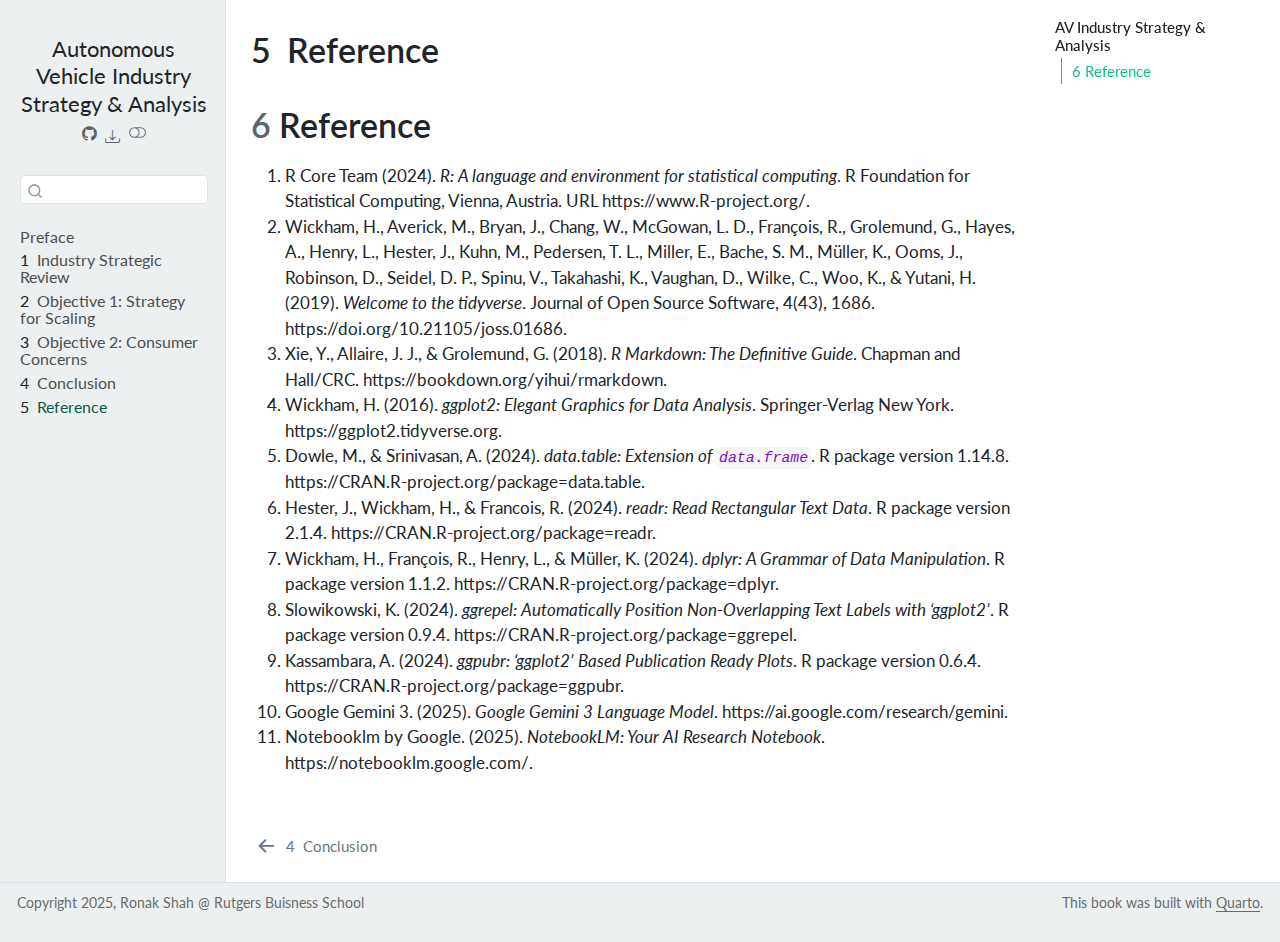
<file: references.html>
<!DOCTYPE html>
<html xmlns="http://www.w3.org/1999/xhtml" lang="en" xml:lang="en"><head>

<meta charset="utf-8">
<meta name="generator" content="quarto-1.8.26">

<meta name="viewport" content="width=device-width, initial-scale=1.0, user-scalable=yes">

<meta name="description" content="A comprehensive analysis of the autonomous vehicle industry, focusing on consumer behavior, market trends, and strategic insights for stakeholders.">

<title>5&nbsp; Reference – Autonomous Vehicle Industry Strategy &amp; Analysis</title>
<style>
code{white-space: pre-wrap;}
span.smallcaps{font-variant: small-caps;}
div.columns{display: flex; gap: min(4vw, 1.5em);}
div.column{flex: auto; overflow-x: auto;}
div.hanging-indent{margin-left: 1.5em; text-indent: -1.5em;}
ul.task-list{list-style: none;}
ul.task-list li input[type="checkbox"] {
  width: 0.8em;
  margin: 0 0.8em 0.2em -1em; /* quarto-specific, see https://github.com/quarto-dev/quarto-cli/issues/4556 */ 
  vertical-align: middle;
}
</style>


<script src="site_libs/quarto-nav/quarto-nav.js"></script>
<script src="site_libs/clipboard/clipboard.min.js"></script>
<script src="site_libs/quarto-search/autocomplete.umd.js"></script>
<script src="site_libs/quarto-search/fuse.min.js"></script>
<script src="site_libs/quarto-search/quarto-search.js"></script>
<meta name="quarto:offset" content="./">
<link href="./conclusion.html" rel="prev">
<script src="site_libs/quarto-html/quarto.js" type="module"></script>
<script src="site_libs/quarto-html/tabsets/tabsets.js" type="module"></script>
<script src="site_libs/quarto-html/axe/axe-check.js" type="module"></script>
<script src="site_libs/quarto-html/popper.min.js"></script>
<script src="site_libs/quarto-html/tippy.umd.min.js"></script>
<script src="site_libs/quarto-html/anchor.min.js"></script>
<link href="site_libs/quarto-html/tippy.css" rel="stylesheet">
<link href="site_libs/quarto-html/quarto-syntax-highlighting-68c8bffd90dad8f2b55c52d7b6410dc0.css" rel="stylesheet" class="quarto-color-scheme" id="quarto-text-highlighting-styles">
<link href="site_libs/quarto-html/quarto-syntax-highlighting-dark-68c8bffd90dad8f2b55c52d7b6410dc0.css" rel="stylesheet" class="quarto-color-scheme quarto-color-alternate" id="quarto-text-highlighting-styles">
<link href="site_libs/quarto-html/quarto-syntax-highlighting-68c8bffd90dad8f2b55c52d7b6410dc0.css" rel="stylesheet" class="quarto-color-scheme-extra" id="quarto-text-highlighting-styles">
<script src="site_libs/bootstrap/bootstrap.min.js"></script>
<link href="site_libs/bootstrap/bootstrap-icons.css" rel="stylesheet">
<link href="site_libs/bootstrap/bootstrap-645eda57f71ee41f92e78aa476921749.min.css" rel="stylesheet" append-hash="true" class="quarto-color-scheme" id="quarto-bootstrap" data-mode="light">
<link href="site_libs/bootstrap/bootstrap-dark-04c48c223f2f5d07dc4ee371709bcce5.min.css" rel="stylesheet" append-hash="true" class="quarto-color-scheme quarto-color-alternate" id="quarto-bootstrap" data-mode="dark">
<link href="site_libs/bootstrap/bootstrap-645eda57f71ee41f92e78aa476921749.min.css" rel="stylesheet" append-hash="true" class="quarto-color-scheme-extra" id="quarto-bootstrap" data-mode="light">
<script id="quarto-search-options" type="application/json">{
  "location": "sidebar",
  "copy-button": false,
  "collapse-after": 3,
  "panel-placement": "start",
  "type": "textbox",
  "limit": 50,
  "keyboard-shortcut": [
    "f",
    "/",
    "s"
  ],
  "show-item-context": false,
  "language": {
    "search-no-results-text": "No results",
    "search-matching-documents-text": "matching documents",
    "search-copy-link-title": "Copy link to search",
    "search-hide-matches-text": "Hide additional matches",
    "search-more-match-text": "more match in this document",
    "search-more-matches-text": "more matches in this document",
    "search-clear-button-title": "Clear",
    "search-text-placeholder": "",
    "search-detached-cancel-button-title": "Cancel",
    "search-submit-button-title": "Submit",
    "search-label": "Search"
  }
}</script>
<script type="application/json" class="js-hypothesis-config">
{
  "theme": "clean"
}
</script>
<script async="" src="https://hypothes.is/embed.js"></script>
<script>
  window.document.addEventListener("DOMContentLoaded", function (_event) {
    document.body.classList.add('hypothesis-enabled');
  });
</script>


</head>

<body class="nav-sidebar docked quarto-light"><script id="quarto-html-before-body" type="application/javascript">
    const toggleBodyColorMode = (bsSheetEl) => {
      const mode = bsSheetEl.getAttribute("data-mode");
      const bodyEl = window.document.querySelector("body");
      if (mode === "dark") {
        bodyEl.classList.add("quarto-dark");
        bodyEl.classList.remove("quarto-light");
      } else {
        bodyEl.classList.add("quarto-light");
        bodyEl.classList.remove("quarto-dark");
      }
    }
    const toggleBodyColorPrimary = () => {
      const bsSheetEl = window.document.querySelector("link#quarto-bootstrap:not([rel=disabled-stylesheet])");
      if (bsSheetEl) {
        toggleBodyColorMode(bsSheetEl);
      }
    }
    const setColorSchemeToggle = (alternate) => {
      const toggles = window.document.querySelectorAll('.quarto-color-scheme-toggle');
      for (let i=0; i < toggles.length; i++) {
        const toggle = toggles[i];
        if (toggle) {
          if (alternate) {
            toggle.classList.add("alternate");
          } else {
            toggle.classList.remove("alternate");
          }
        }
      }
    };
    const toggleColorMode = (alternate) => {
      // Switch the stylesheets
      const primaryStylesheets = window.document.querySelectorAll('link.quarto-color-scheme:not(.quarto-color-alternate)');
      const alternateStylesheets = window.document.querySelectorAll('link.quarto-color-scheme.quarto-color-alternate');
      manageTransitions('#quarto-margin-sidebar .nav-link', false);
      if (alternate) {
        // note: dark is layered on light, we don't disable primary!
        enableStylesheet(alternateStylesheets);
        for (const sheetNode of alternateStylesheets) {
          if (sheetNode.id === "quarto-bootstrap") {
            toggleBodyColorMode(sheetNode);
          }
        }
      } else {
        disableStylesheet(alternateStylesheets);
        enableStylesheet(primaryStylesheets)
        toggleBodyColorPrimary();
      }
      manageTransitions('#quarto-margin-sidebar .nav-link', true);
      // Switch the toggles
      setColorSchemeToggle(alternate)
      // Hack to workaround the fact that safari doesn't
      // properly recolor the scrollbar when toggling (#1455)
      if (navigator.userAgent.indexOf('Safari') > 0 && navigator.userAgent.indexOf('Chrome') == -1) {
        manageTransitions("body", false);
        window.scrollTo(0, 1);
        setTimeout(() => {
          window.scrollTo(0, 0);
          manageTransitions("body", true);
        }, 40);
      }
    }
    const disableStylesheet = (stylesheets) => {
      for (let i=0; i < stylesheets.length; i++) {
        const stylesheet = stylesheets[i];
        stylesheet.rel = 'disabled-stylesheet';
      }
    }
    const enableStylesheet = (stylesheets) => {
      for (let i=0; i < stylesheets.length; i++) {
        const stylesheet = stylesheets[i];
        if(stylesheet.rel !== 'stylesheet') { // for Chrome, which will still FOUC without this check
          stylesheet.rel = 'stylesheet';
        }
      }
    }
    const manageTransitions = (selector, allowTransitions) => {
      const els = window.document.querySelectorAll(selector);
      for (let i=0; i < els.length; i++) {
        const el = els[i];
        if (allowTransitions) {
          el.classList.remove('notransition');
        } else {
          el.classList.add('notransition');
        }
      }
    }
    const isFileUrl = () => {
      return window.location.protocol === 'file:';
    }
    const hasAlternateSentinel = () => {
      let styleSentinel = getColorSchemeSentinel();
      if (styleSentinel !== null) {
        return styleSentinel === "alternate";
      } else {
        return false;
      }
    }
    const setStyleSentinel = (alternate) => {
      const value = alternate ? "alternate" : "default";
      if (!isFileUrl()) {
        window.localStorage.setItem("quarto-color-scheme", value);
      } else {
        localAlternateSentinel = value;
      }
    }
    const getColorSchemeSentinel = () => {
      if (!isFileUrl()) {
        const storageValue = window.localStorage.getItem("quarto-color-scheme");
        return storageValue != null ? storageValue : localAlternateSentinel;
      } else {
        return localAlternateSentinel;
      }
    }
    const toggleGiscusIfUsed = (isAlternate, darkModeDefault) => {
      const baseTheme = document.querySelector('#giscus-base-theme')?.value ?? 'light';
      const alternateTheme = document.querySelector('#giscus-alt-theme')?.value ?? 'dark';
      let newTheme = '';
      if(authorPrefersDark) {
        newTheme = isAlternate ? baseTheme : alternateTheme;
      } else {
        newTheme = isAlternate ? alternateTheme : baseTheme;
      }
      const changeGiscusTheme = () => {
        // From: https://github.com/giscus/giscus/issues/336
        const sendMessage = (message) => {
          const iframe = document.querySelector('iframe.giscus-frame');
          if (!iframe) return;
          iframe.contentWindow.postMessage({ giscus: message }, 'https://giscus.app');
        }
        sendMessage({
          setConfig: {
            theme: newTheme
          }
        });
      }
      const isGiscussLoaded = window.document.querySelector('iframe.giscus-frame') !== null;
      if (isGiscussLoaded) {
        changeGiscusTheme();
      }
    };
    const authorPrefersDark = false;
    const darkModeDefault = authorPrefersDark;
      document.querySelector('link#quarto-text-highlighting-styles.quarto-color-scheme-extra').rel = 'disabled-stylesheet';
      document.querySelector('link#quarto-bootstrap.quarto-color-scheme-extra').rel = 'disabled-stylesheet';
    let localAlternateSentinel = darkModeDefault ? 'alternate' : 'default';
    // Dark / light mode switch
    window.quartoToggleColorScheme = () => {
      // Read the current dark / light value
      let toAlternate = !hasAlternateSentinel();
      toggleColorMode(toAlternate);
      setStyleSentinel(toAlternate);
      toggleGiscusIfUsed(toAlternate, darkModeDefault);
      window.dispatchEvent(new Event('resize'));
    };
    // Switch to dark mode if need be
    if (hasAlternateSentinel()) {
      toggleColorMode(true);
    } else {
      toggleColorMode(false);
    }
  </script>

<div id="quarto-search-results"></div>
  <header id="quarto-header" class="headroom fixed-top">
  <nav class="quarto-secondary-nav">
    <div class="container-fluid d-flex">
      <button type="button" class="quarto-btn-toggle btn" data-bs-toggle="collapse" role="button" data-bs-target=".quarto-sidebar-collapse-item" aria-controls="quarto-sidebar" aria-expanded="false" aria-label="Toggle sidebar navigation" onclick="if (window.quartoToggleHeadroom) { window.quartoToggleHeadroom(); }">
        <i class="bi bi-layout-text-sidebar-reverse"></i>
      </button>
        <a class="flex-grow-1 no-decor" role="navigation" data-bs-toggle="collapse" data-bs-target=".quarto-sidebar-collapse-item" aria-controls="quarto-sidebar" aria-expanded="false" aria-label="Toggle sidebar navigation" onclick="if (window.quartoToggleHeadroom) { window.quartoToggleHeadroom(); }">      
          <h1 class="quarto-secondary-nav-title"><span class="chapter-number">5</span>&nbsp; <span class="chapter-title">Reference</span></h1>
        </a>     
      <button type="button" class="btn quarto-search-button" aria-label="Search" onclick="window.quartoOpenSearch();">
        <i class="bi bi-search"></i>
      </button>
    </div>
  </nav>
</header>
<!-- content -->
<div id="quarto-content" class="quarto-container page-columns page-rows-contents page-layout-article">
<!-- sidebar -->
  <nav id="quarto-sidebar" class="sidebar collapse collapse-horizontal quarto-sidebar-collapse-item sidebar-navigation docked overflow-auto">
    <div class="pt-lg-2 mt-2 text-center sidebar-header">
    <div class="sidebar-title mb-0 py-0">
      <a href="./">Autonomous Vehicle Industry Strategy &amp; Analysis</a> 
        <div class="sidebar-tools-main tools-wide">
    <a href="https://github.com/rhshah/AV_analysis" title="Source Code" class="quarto-navigation-tool px-1" aria-label="Source Code"><i class="bi bi-github"></i></a>
    <div class="dropdown">
      <a href="" title="Download" id="quarto-navigation-tool-dropdown-0" class="quarto-navigation-tool dropdown-toggle px-1" data-bs-toggle="dropdown" aria-expanded="false" role="link" aria-label="Download"><i class="bi bi-download"></i></a>
      <ul class="dropdown-menu" aria-labelledby="quarto-navigation-tool-dropdown-0">
          <li>
            <a class="dropdown-item sidebar-tools-main-item" href="./Autonomous-Vehicle-Industry-Strategy---Analysis.docx">
              <i class="bi bi-file-word pe-1"></i>
            Download Docx
            </a>
          </li>
          <li>
            <a class="dropdown-item sidebar-tools-main-item" href="./Autonomous-Vehicle-Industry-Strategy---Analysis.pdf">
              <i class="bi bi-file-pdf pe-1"></i>
            Download PDF
            </a>
          </li>
      </ul>
    </div>
  <a href="" class="quarto-color-scheme-toggle quarto-navigation-tool  px-1" onclick="window.quartoToggleColorScheme(); return false;" title="Toggle dark mode"><i class="bi"></i></a>
</div>
    </div>
      </div>
        <div class="mt-2 flex-shrink-0 align-items-center">
        <div class="sidebar-search">
        <div id="quarto-search" class="" title="Search"></div>
        </div>
        </div>
    <div class="sidebar-menu-container"> 
    <ul class="list-unstyled mt-1">
        <li class="sidebar-item">
  <div class="sidebar-item-container"> 
  <a href="./index.html" class="sidebar-item-text sidebar-link">
 <span class="menu-text">Preface</span></a>
  </div>
</li>
        <li class="sidebar-item">
  <div class="sidebar-item-container"> 
  <a href="./intro.html" class="sidebar-item-text sidebar-link">
 <span class="menu-text"><span class="chapter-number">1</span>&nbsp; <span class="chapter-title">Industry Strategic Review</span></span></a>
  </div>
</li>
        <li class="sidebar-item">
  <div class="sidebar-item-container"> 
  <a href="./objectives_1.html" class="sidebar-item-text sidebar-link">
 <span class="menu-text"><span class="chapter-number">2</span>&nbsp; <span class="chapter-title">Objective 1: Strategy for Scaling</span></span></a>
  </div>
</li>
        <li class="sidebar-item">
  <div class="sidebar-item-container"> 
  <a href="./objectives_2.html" class="sidebar-item-text sidebar-link">
 <span class="menu-text"><span class="chapter-number">3</span>&nbsp; <span class="chapter-title">Objective 2: Consumer Concerns</span></span></a>
  </div>
</li>
        <li class="sidebar-item">
  <div class="sidebar-item-container"> 
  <a href="./conclusion.html" class="sidebar-item-text sidebar-link">
 <span class="menu-text"><span class="chapter-number">4</span>&nbsp; <span class="chapter-title">Conclusion</span></span></a>
  </div>
</li>
        <li class="sidebar-item">
  <div class="sidebar-item-container"> 
  <a href="./references.html" class="sidebar-item-text sidebar-link active">
 <span class="menu-text"><span class="chapter-number">5</span>&nbsp; <span class="chapter-title">Reference</span></span></a>
  </div>
</li>
    </ul>
    </div>
</nav>
<div id="quarto-sidebar-glass" class="quarto-sidebar-collapse-item" data-bs-toggle="collapse" data-bs-target=".quarto-sidebar-collapse-item"></div>
<!-- margin-sidebar -->
    <div id="quarto-margin-sidebar" class="sidebar margin-sidebar">
        <nav id="TOC" role="doc-toc" class="toc-active">
    <h2 id="toc-title">AV Industry Strategy &amp; Analysis</h2>
   
  <ul>
  <li><a href="#reference" id="toc-reference" class="nav-link active" data-scroll-target="#reference"><span class="header-section-number">6</span> Reference</a></li>
  </ul>
</nav>
    </div>
<!-- main -->
<main class="content" id="quarto-document-content">


<header id="title-block-header" class="quarto-title-block default">
<div class="quarto-title">
<h1 class="title d-none d-lg-block"><span class="chapter-number">5</span>&nbsp; <span class="chapter-title">Reference</span></h1>
</div>



<div class="quarto-title-meta">

    
  
    
  </div>
  


</header>


<section id="reference" class="level1" data-number="6">
<h1 data-number="6"><span class="header-section-number">6</span> Reference</h1>
<ol type="1">
<li>R Core Team (2024). <em>R: A language and environment for statistical computing</em>. R Foundation for Statistical Computing, Vienna, Austria. URL https://www.R-project.org/.</li>
<li>Wickham, H., Averick, M., Bryan, J., Chang, W., McGowan, L. D., François, R., Grolemund, G., Hayes, A., Henry, L., Hester, J., Kuhn, M., Pedersen, T. L., Miller, E., Bache, S. M., Müller, K., Ooms, J., Robinson, D., Seidel, D. P., Spinu, V., Takahashi, K., Vaughan, D., Wilke, C., Woo, K., &amp; Yutani, H. (2019). <em>Welcome to the tidyverse</em>. Journal of Open Source Software, 4(43), 1686. https://doi.org/10.21105/joss.01686.</li>
<li>Xie, Y., Allaire, J. J., &amp; Grolemund, G. (2018). <em>R Markdown: The Definitive Guide</em>. Chapman and Hall/CRC. https://bookdown.org/yihui/rmarkdown.</li>
<li>Wickham, H. (2016). <em>ggplot2: Elegant Graphics for Data Analysis</em>. Springer-Verlag New York. https://ggplot2.tidyverse.org.</li>
<li>Dowle, M., &amp; Srinivasan, A. (2024). <em>data.table: Extension of <code>data.frame</code></em>. R package version 1.14.8. https://CRAN.R-project.org/package=data.table.</li>
<li>Hester, J., Wickham, H., &amp; Francois, R. (2024). <em>readr: Read Rectangular Text Data</em>. R package version 2.1.4. https://CRAN.R-project.org/package=readr.</li>
<li>Wickham, H., François, R., Henry, L., &amp; Müller, K. (2024). <em>dplyr: A Grammar of Data Manipulation</em>. R package version 1.1.2. https://CRAN.R-project.org/package=dplyr.</li>
<li>Slowikowski, K. (2024). <em>ggrepel: Automatically Position Non-Overlapping Text Labels with ‘ggplot2’</em>. R package version 0.9.4. https://CRAN.R-project.org/package=ggrepel.</li>
<li>Kassambara, A. (2024). <em>ggpubr: ‘ggplot2’ Based Publication Ready Plots</em>. R package version 0.6.4. https://CRAN.R-project.org/package=ggpubr.</li>
<li>Google Gemini 3. (2025). <em>Google Gemini 3 Language Model</em>. https://ai.google.com/research/gemini.</li>
<li>Notebooklm by Google. (2025). <em>NotebookLM: Your AI Research Notebook</em>. https://notebooklm.google.com/.</li>
</ol>


</section>

</main> <!-- /main -->
<script id="quarto-html-after-body" type="application/javascript">
  window.document.addEventListener("DOMContentLoaded", function (event) {
    // Ensure there is a toggle, if there isn't float one in the top right
    if (window.document.querySelector('.quarto-color-scheme-toggle') === null) {
      const a = window.document.createElement('a');
      a.classList.add('top-right');
      a.classList.add('quarto-color-scheme-toggle');
      a.href = "";
      a.onclick = function() { try { window.quartoToggleColorScheme(); } catch {} return false; };
      const i = window.document.createElement("i");
      i.classList.add('bi');
      a.appendChild(i);
      window.document.body.appendChild(a);
    }
    setColorSchemeToggle(hasAlternateSentinel())
    const icon = "";
    const anchorJS = new window.AnchorJS();
    anchorJS.options = {
      placement: 'right',
      icon: icon
    };
    anchorJS.add('.anchored');
    const isCodeAnnotation = (el) => {
      for (const clz of el.classList) {
        if (clz.startsWith('code-annotation-')) {                     
          return true;
        }
      }
      return false;
    }
    const onCopySuccess = function(e) {
      // button target
      const button = e.trigger;
      // don't keep focus
      button.blur();
      // flash "checked"
      button.classList.add('code-copy-button-checked');
      var currentTitle = button.getAttribute("title");
      button.setAttribute("title", "Copied!");
      let tooltip;
      if (window.bootstrap) {
        button.setAttribute("data-bs-toggle", "tooltip");
        button.setAttribute("data-bs-placement", "left");
        button.setAttribute("data-bs-title", "Copied!");
        tooltip = new bootstrap.Tooltip(button, 
          { trigger: "manual", 
            customClass: "code-copy-button-tooltip",
            offset: [0, -8]});
        tooltip.show();    
      }
      setTimeout(function() {
        if (tooltip) {
          tooltip.hide();
          button.removeAttribute("data-bs-title");
          button.removeAttribute("data-bs-toggle");
          button.removeAttribute("data-bs-placement");
        }
        button.setAttribute("title", currentTitle);
        button.classList.remove('code-copy-button-checked');
      }, 1000);
      // clear code selection
      e.clearSelection();
    }
    const getTextToCopy = function(trigger) {
      const outerScaffold = trigger.parentElement.cloneNode(true);
      const codeEl = outerScaffold.querySelector('code');
      for (const childEl of codeEl.children) {
        if (isCodeAnnotation(childEl)) {
          childEl.remove();
        }
      }
      return codeEl.innerText;
    }
    const clipboard = new window.ClipboardJS('.code-copy-button:not([data-in-quarto-modal])', {
      text: getTextToCopy
    });
    clipboard.on('success', onCopySuccess);
    if (window.document.getElementById('quarto-embedded-source-code-modal')) {
      const clipboardModal = new window.ClipboardJS('.code-copy-button[data-in-quarto-modal]', {
        text: getTextToCopy,
        container: window.document.getElementById('quarto-embedded-source-code-modal')
      });
      clipboardModal.on('success', onCopySuccess);
    }
      var localhostRegex = new RegExp(/^(?:http|https):\/\/localhost\:?[0-9]*\//);
      var mailtoRegex = new RegExp(/^mailto:/);
        var filterRegex = new RegExp('/' + window.location.host + '/');
      var isInternal = (href) => {
          return filterRegex.test(href) || localhostRegex.test(href) || mailtoRegex.test(href);
      }
      // Inspect non-navigation links and adorn them if external
     var links = window.document.querySelectorAll('a[href]:not(.nav-link):not(.navbar-brand):not(.toc-action):not(.sidebar-link):not(.sidebar-item-toggle):not(.pagination-link):not(.no-external):not([aria-hidden]):not(.dropdown-item):not(.quarto-navigation-tool):not(.about-link)');
      for (var i=0; i<links.length; i++) {
        const link = links[i];
        if (!isInternal(link.href)) {
          // undo the damage that might have been done by quarto-nav.js in the case of
          // links that we want to consider external
          if (link.dataset.originalHref !== undefined) {
            link.href = link.dataset.originalHref;
          }
        }
      }
    function tippyHover(el, contentFn, onTriggerFn, onUntriggerFn) {
      const config = {
        allowHTML: true,
        maxWidth: 500,
        delay: 100,
        arrow: false,
        appendTo: function(el) {
            return el.parentElement;
        },
        interactive: true,
        interactiveBorder: 10,
        theme: 'quarto',
        placement: 'bottom-start',
      };
      if (contentFn) {
        config.content = contentFn;
      }
      if (onTriggerFn) {
        config.onTrigger = onTriggerFn;
      }
      if (onUntriggerFn) {
        config.onUntrigger = onUntriggerFn;
      }
      window.tippy(el, config); 
    }
    const noterefs = window.document.querySelectorAll('a[role="doc-noteref"]');
    for (var i=0; i<noterefs.length; i++) {
      const ref = noterefs[i];
      tippyHover(ref, function() {
        // use id or data attribute instead here
        let href = ref.getAttribute('data-footnote-href') || ref.getAttribute('href');
        try { href = new URL(href).hash; } catch {}
        const id = href.replace(/^#\/?/, "");
        const note = window.document.getElementById(id);
        if (note) {
          return note.innerHTML;
        } else {
          return "";
        }
      });
    }
    const xrefs = window.document.querySelectorAll('a.quarto-xref');
    const processXRef = (id, note) => {
      // Strip column container classes
      const stripColumnClz = (el) => {
        el.classList.remove("page-full", "page-columns");
        if (el.children) {
          for (const child of el.children) {
            stripColumnClz(child);
          }
        }
      }
      stripColumnClz(note)
      if (id === null || id.startsWith('sec-')) {
        // Special case sections, only their first couple elements
        const container = document.createElement("div");
        if (note.children && note.children.length > 2) {
          container.appendChild(note.children[0].cloneNode(true));
          for (let i = 1; i < note.children.length; i++) {
            const child = note.children[i];
            if (child.tagName === "P" && child.innerText === "") {
              continue;
            } else {
              container.appendChild(child.cloneNode(true));
              break;
            }
          }
          if (window.Quarto?.typesetMath) {
            window.Quarto.typesetMath(container);
          }
          return container.innerHTML
        } else {
          if (window.Quarto?.typesetMath) {
            window.Quarto.typesetMath(note);
          }
          return note.innerHTML;
        }
      } else {
        // Remove any anchor links if they are present
        const anchorLink = note.querySelector('a.anchorjs-link');
        if (anchorLink) {
          anchorLink.remove();
        }
        if (window.Quarto?.typesetMath) {
          window.Quarto.typesetMath(note);
        }
        if (note.classList.contains("callout")) {
          return note.outerHTML;
        } else {
          return note.innerHTML;
        }
      }
    }
    for (var i=0; i<xrefs.length; i++) {
      const xref = xrefs[i];
      tippyHover(xref, undefined, function(instance) {
        instance.disable();
        let url = xref.getAttribute('href');
        let hash = undefined; 
        if (url.startsWith('#')) {
          hash = url;
        } else {
          try { hash = new URL(url).hash; } catch {}
        }
        if (hash) {
          const id = hash.replace(/^#\/?/, "");
          const note = window.document.getElementById(id);
          if (note !== null) {
            try {
              const html = processXRef(id, note.cloneNode(true));
              instance.setContent(html);
            } finally {
              instance.enable();
              instance.show();
            }
          } else {
            // See if we can fetch this
            fetch(url.split('#')[0])
            .then(res => res.text())
            .then(html => {
              const parser = new DOMParser();
              const htmlDoc = parser.parseFromString(html, "text/html");
              const note = htmlDoc.getElementById(id);
              if (note !== null) {
                const html = processXRef(id, note);
                instance.setContent(html);
              } 
            }).finally(() => {
              instance.enable();
              instance.show();
            });
          }
        } else {
          // See if we can fetch a full url (with no hash to target)
          // This is a special case and we should probably do some content thinning / targeting
          fetch(url)
          .then(res => res.text())
          .then(html => {
            const parser = new DOMParser();
            const htmlDoc = parser.parseFromString(html, "text/html");
            const note = htmlDoc.querySelector('main.content');
            if (note !== null) {
              // This should only happen for chapter cross references
              // (since there is no id in the URL)
              // remove the first header
              if (note.children.length > 0 && note.children[0].tagName === "HEADER") {
                note.children[0].remove();
              }
              const html = processXRef(null, note);
              instance.setContent(html);
            } 
          }).finally(() => {
            instance.enable();
            instance.show();
          });
        }
      }, function(instance) {
      });
    }
        let selectedAnnoteEl;
        const selectorForAnnotation = ( cell, annotation) => {
          let cellAttr = 'data-code-cell="' + cell + '"';
          let lineAttr = 'data-code-annotation="' +  annotation + '"';
          const selector = 'span[' + cellAttr + '][' + lineAttr + ']';
          return selector;
        }
        const selectCodeLines = (annoteEl) => {
          const doc = window.document;
          const targetCell = annoteEl.getAttribute("data-target-cell");
          const targetAnnotation = annoteEl.getAttribute("data-target-annotation");
          const annoteSpan = window.document.querySelector(selectorForAnnotation(targetCell, targetAnnotation));
          const lines = annoteSpan.getAttribute("data-code-lines").split(",");
          const lineIds = lines.map((line) => {
            return targetCell + "-" + line;
          })
          let top = null;
          let height = null;
          let parent = null;
          if (lineIds.length > 0) {
              //compute the position of the single el (top and bottom and make a div)
              const el = window.document.getElementById(lineIds[0]);
              top = el.offsetTop;
              height = el.offsetHeight;
              parent = el.parentElement.parentElement;
            if (lineIds.length > 1) {
              const lastEl = window.document.getElementById(lineIds[lineIds.length - 1]);
              const bottom = lastEl.offsetTop + lastEl.offsetHeight;
              height = bottom - top;
            }
            if (top !== null && height !== null && parent !== null) {
              // cook up a div (if necessary) and position it 
              let div = window.document.getElementById("code-annotation-line-highlight");
              if (div === null) {
                div = window.document.createElement("div");
                div.setAttribute("id", "code-annotation-line-highlight");
                div.style.position = 'absolute';
                parent.appendChild(div);
              }
              div.style.top = top - 2 + "px";
              div.style.height = height + 4 + "px";
              div.style.left = 0;
              let gutterDiv = window.document.getElementById("code-annotation-line-highlight-gutter");
              if (gutterDiv === null) {
                gutterDiv = window.document.createElement("div");
                gutterDiv.setAttribute("id", "code-annotation-line-highlight-gutter");
                gutterDiv.style.position = 'absolute';
                const codeCell = window.document.getElementById(targetCell);
                const gutter = codeCell.querySelector('.code-annotation-gutter');
                gutter.appendChild(gutterDiv);
              }
              gutterDiv.style.top = top - 2 + "px";
              gutterDiv.style.height = height + 4 + "px";
            }
            selectedAnnoteEl = annoteEl;
          }
        };
        const unselectCodeLines = () => {
          const elementsIds = ["code-annotation-line-highlight", "code-annotation-line-highlight-gutter"];
          elementsIds.forEach((elId) => {
            const div = window.document.getElementById(elId);
            if (div) {
              div.remove();
            }
          });
          selectedAnnoteEl = undefined;
        };
          // Handle positioning of the toggle
      window.addEventListener(
        "resize",
        throttle(() => {
          elRect = undefined;
          if (selectedAnnoteEl) {
            selectCodeLines(selectedAnnoteEl);
          }
        }, 10)
      );
      function throttle(fn, ms) {
      let throttle = false;
      let timer;
        return (...args) => {
          if(!throttle) { // first call gets through
              fn.apply(this, args);
              throttle = true;
          } else { // all the others get throttled
              if(timer) clearTimeout(timer); // cancel #2
              timer = setTimeout(() => {
                fn.apply(this, args);
                timer = throttle = false;
              }, ms);
          }
        };
      }
        // Attach click handler to the DT
        const annoteDls = window.document.querySelectorAll('dt[data-target-cell]');
        for (const annoteDlNode of annoteDls) {
          annoteDlNode.addEventListener('click', (event) => {
            const clickedEl = event.target;
            if (clickedEl !== selectedAnnoteEl) {
              unselectCodeLines();
              const activeEl = window.document.querySelector('dt[data-target-cell].code-annotation-active');
              if (activeEl) {
                activeEl.classList.remove('code-annotation-active');
              }
              selectCodeLines(clickedEl);
              clickedEl.classList.add('code-annotation-active');
            } else {
              // Unselect the line
              unselectCodeLines();
              clickedEl.classList.remove('code-annotation-active');
            }
          });
        }
    const findCites = (el) => {
      const parentEl = el.parentElement;
      if (parentEl) {
        const cites = parentEl.dataset.cites;
        if (cites) {
          return {
            el,
            cites: cites.split(' ')
          };
        } else {
          return findCites(el.parentElement)
        }
      } else {
        return undefined;
      }
    };
    var bibliorefs = window.document.querySelectorAll('a[role="doc-biblioref"]');
    for (var i=0; i<bibliorefs.length; i++) {
      const ref = bibliorefs[i];
      const citeInfo = findCites(ref);
      if (citeInfo) {
        tippyHover(citeInfo.el, function() {
          var popup = window.document.createElement('div');
          citeInfo.cites.forEach(function(cite) {
            var citeDiv = window.document.createElement('div');
            citeDiv.classList.add('hanging-indent');
            citeDiv.classList.add('csl-entry');
            var biblioDiv = window.document.getElementById('ref-' + cite);
            if (biblioDiv) {
              citeDiv.innerHTML = biblioDiv.innerHTML;
            }
            popup.appendChild(citeDiv);
          });
          return popup.innerHTML;
        });
      }
    }
  });
  </script>
<nav class="page-navigation">
  <div class="nav-page nav-page-previous">
      <a href="./conclusion.html" class="pagination-link" aria-label="Conclusion">
        <i class="bi bi-arrow-left-short"></i> <span class="nav-page-text"><span class="chapter-number">4</span>&nbsp; <span class="chapter-title">Conclusion</span></span>
      </a>          
  </div>
  <div class="nav-page nav-page-next">
  </div>
</nav>
</div> <!-- /content -->
<footer class="footer">
  <div class="nav-footer">
    <div class="nav-footer-left">
<p>Copyright 2025, Ronak Shah @ Rutgers Buisness School</p>
</div>   
    <div class="nav-footer-center">
      &nbsp;
    </div>
    <div class="nav-footer-right">
<p>This book was built with <a href="https://quarto.org/">Quarto</a>.</p>
</div>
  </div>
</footer>




</body></html>
</file>
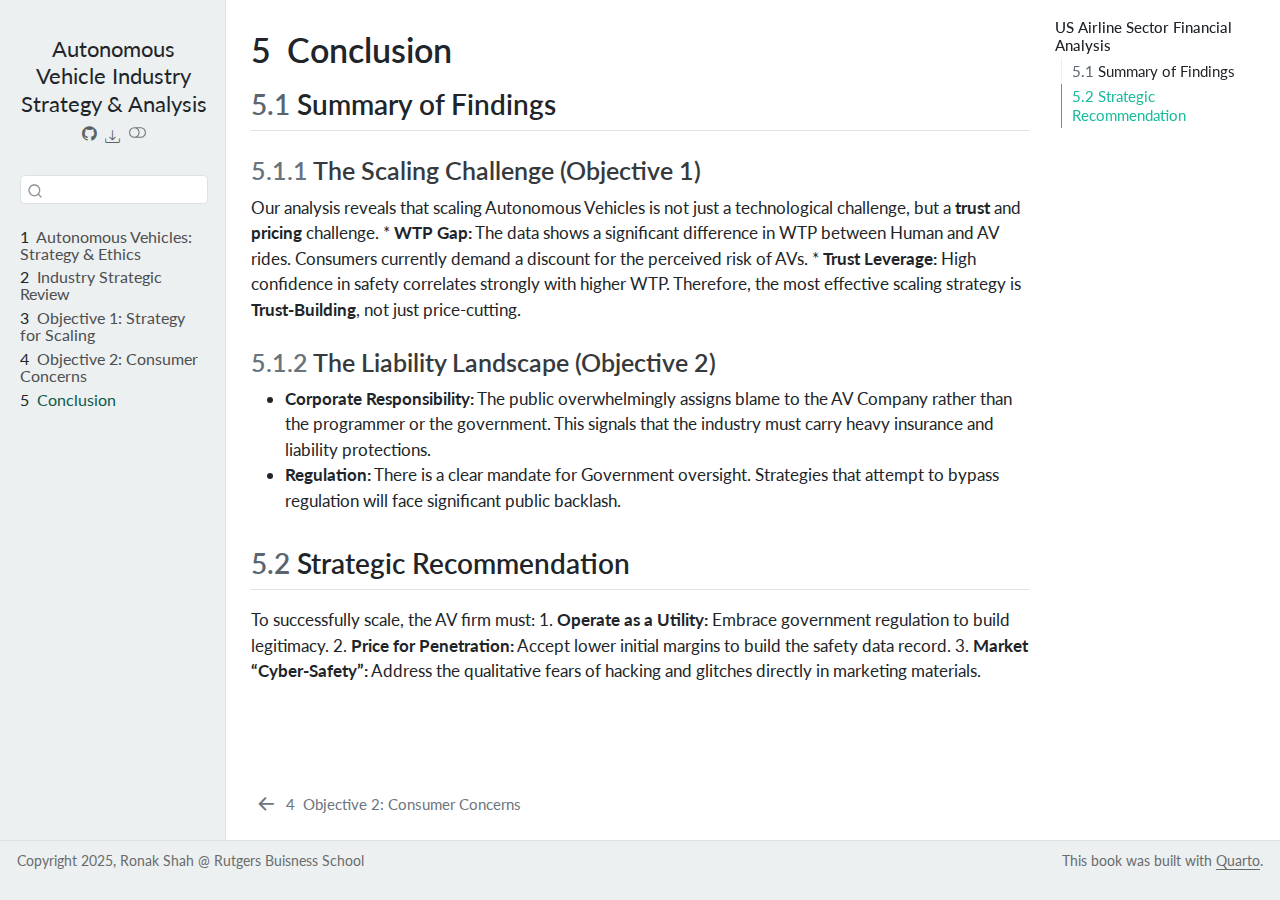
<file: docs/conclusion.html>
<!DOCTYPE html>
<html xmlns="http://www.w3.org/1999/xhtml" lang="en" xml:lang="en"><head>

<meta charset="utf-8">
<meta name="generator" content="quarto-1.8.26">

<meta name="viewport" content="width=device-width, initial-scale=1.0, user-scalable=yes">

<meta name="description" content="A comprehensive analysis of the autonomous vehicle industry, focusing on consumer behavior, market trends, and strategic insights for stakeholders.">

<title>5&nbsp; Conclusion – Autonomous Vehicle Industry Strategy &amp; Analysis</title>
<style>
code{white-space: pre-wrap;}
span.smallcaps{font-variant: small-caps;}
div.columns{display: flex; gap: min(4vw, 1.5em);}
div.column{flex: auto; overflow-x: auto;}
div.hanging-indent{margin-left: 1.5em; text-indent: -1.5em;}
ul.task-list{list-style: none;}
ul.task-list li input[type="checkbox"] {
  width: 0.8em;
  margin: 0 0.8em 0.2em -1em; /* quarto-specific, see https://github.com/quarto-dev/quarto-cli/issues/4556 */ 
  vertical-align: middle;
}
</style>


<script src="site_libs/quarto-nav/quarto-nav.js"></script>
<script src="site_libs/clipboard/clipboard.min.js"></script>
<script src="site_libs/quarto-search/autocomplete.umd.js"></script>
<script src="site_libs/quarto-search/fuse.min.js"></script>
<script src="site_libs/quarto-search/quarto-search.js"></script>
<meta name="quarto:offset" content="./">
<link href="./objectives_2.html" rel="prev">
<script src="site_libs/quarto-html/quarto.js" type="module"></script>
<script src="site_libs/quarto-html/tabsets/tabsets.js" type="module"></script>
<script src="site_libs/quarto-html/axe/axe-check.js" type="module"></script>
<script src="site_libs/quarto-html/popper.min.js"></script>
<script src="site_libs/quarto-html/tippy.umd.min.js"></script>
<script src="site_libs/quarto-html/anchor.min.js"></script>
<link href="site_libs/quarto-html/tippy.css" rel="stylesheet">
<link href="site_libs/quarto-html/quarto-syntax-highlighting-68c8bffd90dad8f2b55c52d7b6410dc0.css" rel="stylesheet" class="quarto-color-scheme" id="quarto-text-highlighting-styles">
<link href="site_libs/quarto-html/quarto-syntax-highlighting-dark-68c8bffd90dad8f2b55c52d7b6410dc0.css" rel="stylesheet" class="quarto-color-scheme quarto-color-alternate" id="quarto-text-highlighting-styles">
<link href="site_libs/quarto-html/quarto-syntax-highlighting-68c8bffd90dad8f2b55c52d7b6410dc0.css" rel="stylesheet" class="quarto-color-scheme-extra" id="quarto-text-highlighting-styles">
<script src="site_libs/bootstrap/bootstrap.min.js"></script>
<link href="site_libs/bootstrap/bootstrap-icons.css" rel="stylesheet">
<link href="site_libs/bootstrap/bootstrap-645eda57f71ee41f92e78aa476921749.min.css" rel="stylesheet" append-hash="true" class="quarto-color-scheme" id="quarto-bootstrap" data-mode="light">
<link href="site_libs/bootstrap/bootstrap-dark-04c48c223f2f5d07dc4ee371709bcce5.min.css" rel="stylesheet" append-hash="true" class="quarto-color-scheme quarto-color-alternate" id="quarto-bootstrap" data-mode="dark">
<link href="site_libs/bootstrap/bootstrap-645eda57f71ee41f92e78aa476921749.min.css" rel="stylesheet" append-hash="true" class="quarto-color-scheme-extra" id="quarto-bootstrap" data-mode="light">
<script id="quarto-search-options" type="application/json">{
  "location": "sidebar",
  "copy-button": false,
  "collapse-after": 3,
  "panel-placement": "start",
  "type": "textbox",
  "limit": 50,
  "keyboard-shortcut": [
    "f",
    "/",
    "s"
  ],
  "show-item-context": false,
  "language": {
    "search-no-results-text": "No results",
    "search-matching-documents-text": "matching documents",
    "search-copy-link-title": "Copy link to search",
    "search-hide-matches-text": "Hide additional matches",
    "search-more-match-text": "more match in this document",
    "search-more-matches-text": "more matches in this document",
    "search-clear-button-title": "Clear",
    "search-text-placeholder": "",
    "search-detached-cancel-button-title": "Cancel",
    "search-submit-button-title": "Submit",
    "search-label": "Search"
  }
}</script>
<script type="application/json" class="js-hypothesis-config">
{
  "theme": "clean"
}
</script>
<script async="" src="https://hypothes.is/embed.js"></script>
<script>
  window.document.addEventListener("DOMContentLoaded", function (_event) {
    document.body.classList.add('hypothesis-enabled');
  });
</script>


</head>

<body class="nav-sidebar docked quarto-light"><script id="quarto-html-before-body" type="application/javascript">
    const toggleBodyColorMode = (bsSheetEl) => {
      const mode = bsSheetEl.getAttribute("data-mode");
      const bodyEl = window.document.querySelector("body");
      if (mode === "dark") {
        bodyEl.classList.add("quarto-dark");
        bodyEl.classList.remove("quarto-light");
      } else {
        bodyEl.classList.add("quarto-light");
        bodyEl.classList.remove("quarto-dark");
      }
    }
    const toggleBodyColorPrimary = () => {
      const bsSheetEl = window.document.querySelector("link#quarto-bootstrap:not([rel=disabled-stylesheet])");
      if (bsSheetEl) {
        toggleBodyColorMode(bsSheetEl);
      }
    }
    const setColorSchemeToggle = (alternate) => {
      const toggles = window.document.querySelectorAll('.quarto-color-scheme-toggle');
      for (let i=0; i < toggles.length; i++) {
        const toggle = toggles[i];
        if (toggle) {
          if (alternate) {
            toggle.classList.add("alternate");
          } else {
            toggle.classList.remove("alternate");
          }
        }
      }
    };
    const toggleColorMode = (alternate) => {
      // Switch the stylesheets
      const primaryStylesheets = window.document.querySelectorAll('link.quarto-color-scheme:not(.quarto-color-alternate)');
      const alternateStylesheets = window.document.querySelectorAll('link.quarto-color-scheme.quarto-color-alternate');
      manageTransitions('#quarto-margin-sidebar .nav-link', false);
      if (alternate) {
        // note: dark is layered on light, we don't disable primary!
        enableStylesheet(alternateStylesheets);
        for (const sheetNode of alternateStylesheets) {
          if (sheetNode.id === "quarto-bootstrap") {
            toggleBodyColorMode(sheetNode);
          }
        }
      } else {
        disableStylesheet(alternateStylesheets);
        enableStylesheet(primaryStylesheets)
        toggleBodyColorPrimary();
      }
      manageTransitions('#quarto-margin-sidebar .nav-link', true);
      // Switch the toggles
      setColorSchemeToggle(alternate)
      // Hack to workaround the fact that safari doesn't
      // properly recolor the scrollbar when toggling (#1455)
      if (navigator.userAgent.indexOf('Safari') > 0 && navigator.userAgent.indexOf('Chrome') == -1) {
        manageTransitions("body", false);
        window.scrollTo(0, 1);
        setTimeout(() => {
          window.scrollTo(0, 0);
          manageTransitions("body", true);
        }, 40);
      }
    }
    const disableStylesheet = (stylesheets) => {
      for (let i=0; i < stylesheets.length; i++) {
        const stylesheet = stylesheets[i];
        stylesheet.rel = 'disabled-stylesheet';
      }
    }
    const enableStylesheet = (stylesheets) => {
      for (let i=0; i < stylesheets.length; i++) {
        const stylesheet = stylesheets[i];
        if(stylesheet.rel !== 'stylesheet') { // for Chrome, which will still FOUC without this check
          stylesheet.rel = 'stylesheet';
        }
      }
    }
    const manageTransitions = (selector, allowTransitions) => {
      const els = window.document.querySelectorAll(selector);
      for (let i=0; i < els.length; i++) {
        const el = els[i];
        if (allowTransitions) {
          el.classList.remove('notransition');
        } else {
          el.classList.add('notransition');
        }
      }
    }
    const isFileUrl = () => {
      return window.location.protocol === 'file:';
    }
    const hasAlternateSentinel = () => {
      let styleSentinel = getColorSchemeSentinel();
      if (styleSentinel !== null) {
        return styleSentinel === "alternate";
      } else {
        return false;
      }
    }
    const setStyleSentinel = (alternate) => {
      const value = alternate ? "alternate" : "default";
      if (!isFileUrl()) {
        window.localStorage.setItem("quarto-color-scheme", value);
      } else {
        localAlternateSentinel = value;
      }
    }
    const getColorSchemeSentinel = () => {
      if (!isFileUrl()) {
        const storageValue = window.localStorage.getItem("quarto-color-scheme");
        return storageValue != null ? storageValue : localAlternateSentinel;
      } else {
        return localAlternateSentinel;
      }
    }
    const toggleGiscusIfUsed = (isAlternate, darkModeDefault) => {
      const baseTheme = document.querySelector('#giscus-base-theme')?.value ?? 'light';
      const alternateTheme = document.querySelector('#giscus-alt-theme')?.value ?? 'dark';
      let newTheme = '';
      if(authorPrefersDark) {
        newTheme = isAlternate ? baseTheme : alternateTheme;
      } else {
        newTheme = isAlternate ? alternateTheme : baseTheme;
      }
      const changeGiscusTheme = () => {
        // From: https://github.com/giscus/giscus/issues/336
        const sendMessage = (message) => {
          const iframe = document.querySelector('iframe.giscus-frame');
          if (!iframe) return;
          iframe.contentWindow.postMessage({ giscus: message }, 'https://giscus.app');
        }
        sendMessage({
          setConfig: {
            theme: newTheme
          }
        });
      }
      const isGiscussLoaded = window.document.querySelector('iframe.giscus-frame') !== null;
      if (isGiscussLoaded) {
        changeGiscusTheme();
      }
    };
    const authorPrefersDark = false;
    const darkModeDefault = authorPrefersDark;
      document.querySelector('link#quarto-text-highlighting-styles.quarto-color-scheme-extra').rel = 'disabled-stylesheet';
      document.querySelector('link#quarto-bootstrap.quarto-color-scheme-extra').rel = 'disabled-stylesheet';
    let localAlternateSentinel = darkModeDefault ? 'alternate' : 'default';
    // Dark / light mode switch
    window.quartoToggleColorScheme = () => {
      // Read the current dark / light value
      let toAlternate = !hasAlternateSentinel();
      toggleColorMode(toAlternate);
      setStyleSentinel(toAlternate);
      toggleGiscusIfUsed(toAlternate, darkModeDefault);
      window.dispatchEvent(new Event('resize'));
    };
    // Switch to dark mode if need be
    if (hasAlternateSentinel()) {
      toggleColorMode(true);
    } else {
      toggleColorMode(false);
    }
  </script>

<div id="quarto-search-results"></div>
  <header id="quarto-header" class="headroom fixed-top">
  <nav class="quarto-secondary-nav">
    <div class="container-fluid d-flex">
      <button type="button" class="quarto-btn-toggle btn" data-bs-toggle="collapse" role="button" data-bs-target=".quarto-sidebar-collapse-item" aria-controls="quarto-sidebar" aria-expanded="false" aria-label="Toggle sidebar navigation" onclick="if (window.quartoToggleHeadroom) { window.quartoToggleHeadroom(); }">
        <i class="bi bi-layout-text-sidebar-reverse"></i>
      </button>
        <a class="flex-grow-1 no-decor" role="navigation" data-bs-toggle="collapse" data-bs-target=".quarto-sidebar-collapse-item" aria-controls="quarto-sidebar" aria-expanded="false" aria-label="Toggle sidebar navigation" onclick="if (window.quartoToggleHeadroom) { window.quartoToggleHeadroom(); }">      
          <h1 class="quarto-secondary-nav-title"><span class="chapter-number">5</span>&nbsp; <span class="chapter-title">Conclusion</span></h1>
        </a>     
      <button type="button" class="btn quarto-search-button" aria-label="Search" onclick="window.quartoOpenSearch();">
        <i class="bi bi-search"></i>
      </button>
    </div>
  </nav>
</header>
<!-- content -->
<div id="quarto-content" class="quarto-container page-columns page-rows-contents page-layout-article">
<!-- sidebar -->
  <nav id="quarto-sidebar" class="sidebar collapse collapse-horizontal quarto-sidebar-collapse-item sidebar-navigation docked overflow-auto">
    <div class="pt-lg-2 mt-2 text-center sidebar-header">
    <div class="sidebar-title mb-0 py-0">
      <a href="./">Autonomous Vehicle Industry Strategy &amp; Analysis</a> 
        <div class="sidebar-tools-main tools-wide">
    <a href="https://github.com/rhshah/AV_analysis" title="Source Code" class="quarto-navigation-tool px-1" aria-label="Source Code"><i class="bi bi-github"></i></a>
    <div class="dropdown">
      <a href="" title="Download" id="quarto-navigation-tool-dropdown-0" class="quarto-navigation-tool dropdown-toggle px-1" data-bs-toggle="dropdown" aria-expanded="false" role="link" aria-label="Download"><i class="bi bi-download"></i></a>
      <ul class="dropdown-menu" aria-labelledby="quarto-navigation-tool-dropdown-0">
          <li>
            <a class="dropdown-item sidebar-tools-main-item" href="./Autonomous-Vehicle-Industry-Strategy---Analysis.docx">
              <i class="bi bi-file-word pe-1"></i>
            Download Docx
            </a>
          </li>
          <li>
            <a class="dropdown-item sidebar-tools-main-item" href="./Autonomous-Vehicle-Industry-Strategy---Analysis.pdf">
              <i class="bi bi-file-pdf pe-1"></i>
            Download PDF
            </a>
          </li>
      </ul>
    </div>
  <a href="" class="quarto-color-scheme-toggle quarto-navigation-tool  px-1" onclick="window.quartoToggleColorScheme(); return false;" title="Toggle dark mode"><i class="bi"></i></a>
</div>
    </div>
      </div>
        <div class="mt-2 flex-shrink-0 align-items-center">
        <div class="sidebar-search">
        <div id="quarto-search" class="" title="Search"></div>
        </div>
        </div>
    <div class="sidebar-menu-container"> 
    <ul class="list-unstyled mt-1">
        <li class="sidebar-item">
  <div class="sidebar-item-container"> 
  <a href="./index.html" class="sidebar-item-text sidebar-link">
 <span class="menu-text"><span class="chapter-number">1</span>&nbsp; <span class="chapter-title">Autonomous Vehicles: Strategy &amp; Ethics</span></span></a>
  </div>
</li>
        <li class="sidebar-item">
  <div class="sidebar-item-container"> 
  <a href="./intro.html" class="sidebar-item-text sidebar-link">
 <span class="menu-text"><span class="chapter-number">2</span>&nbsp; <span class="chapter-title">Industry Strategic Review</span></span></a>
  </div>
</li>
        <li class="sidebar-item">
  <div class="sidebar-item-container"> 
  <a href="./objectives_1.html" class="sidebar-item-text sidebar-link">
 <span class="menu-text"><span class="chapter-number">3</span>&nbsp; <span class="chapter-title">Objective 1: Strategy for Scaling</span></span></a>
  </div>
</li>
        <li class="sidebar-item">
  <div class="sidebar-item-container"> 
  <a href="./objectives_2.html" class="sidebar-item-text sidebar-link">
 <span class="menu-text"><span class="chapter-number">4</span>&nbsp; <span class="chapter-title">Objective 2: Consumer Concerns</span></span></a>
  </div>
</li>
        <li class="sidebar-item">
  <div class="sidebar-item-container"> 
  <a href="./conclusion.html" class="sidebar-item-text sidebar-link active">
 <span class="menu-text"><span class="chapter-number">5</span>&nbsp; <span class="chapter-title">Conclusion</span></span></a>
  </div>
</li>
    </ul>
    </div>
</nav>
<div id="quarto-sidebar-glass" class="quarto-sidebar-collapse-item" data-bs-toggle="collapse" data-bs-target=".quarto-sidebar-collapse-item"></div>
<!-- margin-sidebar -->
    <div id="quarto-margin-sidebar" class="sidebar margin-sidebar">
        <nav id="TOC" role="doc-toc" class="toc-active">
    <h2 id="toc-title">US Airline Sector Financial Analysis</h2>
   
  <ul>
  <li><a href="#summary-of-findings" id="toc-summary-of-findings" class="nav-link active" data-scroll-target="#summary-of-findings"><span class="header-section-number">5.1</span> Summary of Findings</a>
  <ul class="collapse">
  <li><a href="#the-scaling-challenge-objective-1" id="toc-the-scaling-challenge-objective-1" class="nav-link" data-scroll-target="#the-scaling-challenge-objective-1"><span class="header-section-number">5.1.1</span> The Scaling Challenge (Objective 1)</a></li>
  <li><a href="#the-liability-landscape-objective-2" id="toc-the-liability-landscape-objective-2" class="nav-link" data-scroll-target="#the-liability-landscape-objective-2"><span class="header-section-number">5.1.2</span> The Liability Landscape (Objective 2)</a></li>
  </ul></li>
  <li><a href="#strategic-recommendation" id="toc-strategic-recommendation" class="nav-link" data-scroll-target="#strategic-recommendation"><span class="header-section-number">5.2</span> Strategic Recommendation</a></li>
  </ul>
</nav>
    </div>
<!-- main -->
<main class="content" id="quarto-document-content">


<header id="title-block-header" class="quarto-title-block default">
<div class="quarto-title">
<h1 class="title d-none d-lg-block"><span class="chapter-number">5</span>&nbsp; <span class="chapter-title">Conclusion</span></h1>
</div>



<div class="quarto-title-meta">

    
  
    
  </div>
  


</header>


<section id="summary-of-findings" class="level2" data-number="5.1">
<h2 data-number="5.1" class="anchored" data-anchor-id="summary-of-findings"><span class="header-section-number">5.1</span> Summary of Findings</h2>
<section id="the-scaling-challenge-objective-1" class="level3" data-number="5.1.1">
<h3 data-number="5.1.1" class="anchored" data-anchor-id="the-scaling-challenge-objective-1"><span class="header-section-number">5.1.1</span> The Scaling Challenge (Objective 1)</h3>
<p>Our analysis reveals that scaling Autonomous Vehicles is not just a technological challenge, but a <strong>trust</strong> and <strong>pricing</strong> challenge. * <strong>WTP Gap:</strong> The data shows a significant difference in WTP between Human and AV rides. Consumers currently demand a discount for the perceived risk of AVs. * <strong>Trust Leverage:</strong> High confidence in safety correlates strongly with higher WTP. Therefore, the most effective scaling strategy is <strong>Trust-Building</strong>, not just price-cutting.</p>
</section>
<section id="the-liability-landscape-objective-2" class="level3" data-number="5.1.2">
<h3 data-number="5.1.2" class="anchored" data-anchor-id="the-liability-landscape-objective-2"><span class="header-section-number">5.1.2</span> The Liability Landscape (Objective 2)</h3>
<ul>
<li><strong>Corporate Responsibility:</strong> The public overwhelmingly assigns blame to the AV Company rather than the programmer or the government. This signals that the industry must carry heavy insurance and liability protections.</li>
<li><strong>Regulation:</strong> There is a clear mandate for Government oversight. Strategies that attempt to bypass regulation will face significant public backlash.</li>
</ul>
</section>
</section>
<section id="strategic-recommendation" class="level2" data-number="5.2">
<h2 data-number="5.2" class="anchored" data-anchor-id="strategic-recommendation"><span class="header-section-number">5.2</span> Strategic Recommendation</h2>
<p>To successfully scale, the AV firm must: 1. <strong>Operate as a Utility:</strong> Embrace government regulation to build legitimacy. 2. <strong>Price for Penetration:</strong> Accept lower initial margins to build the safety data record. 3. <strong>Market “Cyber-Safety”:</strong> Address the qualitative fears of hacking and glitches directly in marketing materials.</p>


</section>

</main> <!-- /main -->
<script id="quarto-html-after-body" type="application/javascript">
  window.document.addEventListener("DOMContentLoaded", function (event) {
    // Ensure there is a toggle, if there isn't float one in the top right
    if (window.document.querySelector('.quarto-color-scheme-toggle') === null) {
      const a = window.document.createElement('a');
      a.classList.add('top-right');
      a.classList.add('quarto-color-scheme-toggle');
      a.href = "";
      a.onclick = function() { try { window.quartoToggleColorScheme(); } catch {} return false; };
      const i = window.document.createElement("i");
      i.classList.add('bi');
      a.appendChild(i);
      window.document.body.appendChild(a);
    }
    setColorSchemeToggle(hasAlternateSentinel())
    const icon = "";
    const anchorJS = new window.AnchorJS();
    anchorJS.options = {
      placement: 'right',
      icon: icon
    };
    anchorJS.add('.anchored');
    const isCodeAnnotation = (el) => {
      for (const clz of el.classList) {
        if (clz.startsWith('code-annotation-')) {                     
          return true;
        }
      }
      return false;
    }
    const onCopySuccess = function(e) {
      // button target
      const button = e.trigger;
      // don't keep focus
      button.blur();
      // flash "checked"
      button.classList.add('code-copy-button-checked');
      var currentTitle = button.getAttribute("title");
      button.setAttribute("title", "Copied!");
      let tooltip;
      if (window.bootstrap) {
        button.setAttribute("data-bs-toggle", "tooltip");
        button.setAttribute("data-bs-placement", "left");
        button.setAttribute("data-bs-title", "Copied!");
        tooltip = new bootstrap.Tooltip(button, 
          { trigger: "manual", 
            customClass: "code-copy-button-tooltip",
            offset: [0, -8]});
        tooltip.show();    
      }
      setTimeout(function() {
        if (tooltip) {
          tooltip.hide();
          button.removeAttribute("data-bs-title");
          button.removeAttribute("data-bs-toggle");
          button.removeAttribute("data-bs-placement");
        }
        button.setAttribute("title", currentTitle);
        button.classList.remove('code-copy-button-checked');
      }, 1000);
      // clear code selection
      e.clearSelection();
    }
    const getTextToCopy = function(trigger) {
      const outerScaffold = trigger.parentElement.cloneNode(true);
      const codeEl = outerScaffold.querySelector('code');
      for (const childEl of codeEl.children) {
        if (isCodeAnnotation(childEl)) {
          childEl.remove();
        }
      }
      return codeEl.innerText;
    }
    const clipboard = new window.ClipboardJS('.code-copy-button:not([data-in-quarto-modal])', {
      text: getTextToCopy
    });
    clipboard.on('success', onCopySuccess);
    if (window.document.getElementById('quarto-embedded-source-code-modal')) {
      const clipboardModal = new window.ClipboardJS('.code-copy-button[data-in-quarto-modal]', {
        text: getTextToCopy,
        container: window.document.getElementById('quarto-embedded-source-code-modal')
      });
      clipboardModal.on('success', onCopySuccess);
    }
      var localhostRegex = new RegExp(/^(?:http|https):\/\/localhost\:?[0-9]*\//);
      var mailtoRegex = new RegExp(/^mailto:/);
        var filterRegex = new RegExp('/' + window.location.host + '/');
      var isInternal = (href) => {
          return filterRegex.test(href) || localhostRegex.test(href) || mailtoRegex.test(href);
      }
      // Inspect non-navigation links and adorn them if external
     var links = window.document.querySelectorAll('a[href]:not(.nav-link):not(.navbar-brand):not(.toc-action):not(.sidebar-link):not(.sidebar-item-toggle):not(.pagination-link):not(.no-external):not([aria-hidden]):not(.dropdown-item):not(.quarto-navigation-tool):not(.about-link)');
      for (var i=0; i<links.length; i++) {
        const link = links[i];
        if (!isInternal(link.href)) {
          // undo the damage that might have been done by quarto-nav.js in the case of
          // links that we want to consider external
          if (link.dataset.originalHref !== undefined) {
            link.href = link.dataset.originalHref;
          }
        }
      }
    function tippyHover(el, contentFn, onTriggerFn, onUntriggerFn) {
      const config = {
        allowHTML: true,
        maxWidth: 500,
        delay: 100,
        arrow: false,
        appendTo: function(el) {
            return el.parentElement;
        },
        interactive: true,
        interactiveBorder: 10,
        theme: 'quarto',
        placement: 'bottom-start',
      };
      if (contentFn) {
        config.content = contentFn;
      }
      if (onTriggerFn) {
        config.onTrigger = onTriggerFn;
      }
      if (onUntriggerFn) {
        config.onUntrigger = onUntriggerFn;
      }
      window.tippy(el, config); 
    }
    const noterefs = window.document.querySelectorAll('a[role="doc-noteref"]');
    for (var i=0; i<noterefs.length; i++) {
      const ref = noterefs[i];
      tippyHover(ref, function() {
        // use id or data attribute instead here
        let href = ref.getAttribute('data-footnote-href') || ref.getAttribute('href');
        try { href = new URL(href).hash; } catch {}
        const id = href.replace(/^#\/?/, "");
        const note = window.document.getElementById(id);
        if (note) {
          return note.innerHTML;
        } else {
          return "";
        }
      });
    }
    const xrefs = window.document.querySelectorAll('a.quarto-xref');
    const processXRef = (id, note) => {
      // Strip column container classes
      const stripColumnClz = (el) => {
        el.classList.remove("page-full", "page-columns");
        if (el.children) {
          for (const child of el.children) {
            stripColumnClz(child);
          }
        }
      }
      stripColumnClz(note)
      if (id === null || id.startsWith('sec-')) {
        // Special case sections, only their first couple elements
        const container = document.createElement("div");
        if (note.children && note.children.length > 2) {
          container.appendChild(note.children[0].cloneNode(true));
          for (let i = 1; i < note.children.length; i++) {
            const child = note.children[i];
            if (child.tagName === "P" && child.innerText === "") {
              continue;
            } else {
              container.appendChild(child.cloneNode(true));
              break;
            }
          }
          if (window.Quarto?.typesetMath) {
            window.Quarto.typesetMath(container);
          }
          return container.innerHTML
        } else {
          if (window.Quarto?.typesetMath) {
            window.Quarto.typesetMath(note);
          }
          return note.innerHTML;
        }
      } else {
        // Remove any anchor links if they are present
        const anchorLink = note.querySelector('a.anchorjs-link');
        if (anchorLink) {
          anchorLink.remove();
        }
        if (window.Quarto?.typesetMath) {
          window.Quarto.typesetMath(note);
        }
        if (note.classList.contains("callout")) {
          return note.outerHTML;
        } else {
          return note.innerHTML;
        }
      }
    }
    for (var i=0; i<xrefs.length; i++) {
      const xref = xrefs[i];
      tippyHover(xref, undefined, function(instance) {
        instance.disable();
        let url = xref.getAttribute('href');
        let hash = undefined; 
        if (url.startsWith('#')) {
          hash = url;
        } else {
          try { hash = new URL(url).hash; } catch {}
        }
        if (hash) {
          const id = hash.replace(/^#\/?/, "");
          const note = window.document.getElementById(id);
          if (note !== null) {
            try {
              const html = processXRef(id, note.cloneNode(true));
              instance.setContent(html);
            } finally {
              instance.enable();
              instance.show();
            }
          } else {
            // See if we can fetch this
            fetch(url.split('#')[0])
            .then(res => res.text())
            .then(html => {
              const parser = new DOMParser();
              const htmlDoc = parser.parseFromString(html, "text/html");
              const note = htmlDoc.getElementById(id);
              if (note !== null) {
                const html = processXRef(id, note);
                instance.setContent(html);
              } 
            }).finally(() => {
              instance.enable();
              instance.show();
            });
          }
        } else {
          // See if we can fetch a full url (with no hash to target)
          // This is a special case and we should probably do some content thinning / targeting
          fetch(url)
          .then(res => res.text())
          .then(html => {
            const parser = new DOMParser();
            const htmlDoc = parser.parseFromString(html, "text/html");
            const note = htmlDoc.querySelector('main.content');
            if (note !== null) {
              // This should only happen for chapter cross references
              // (since there is no id in the URL)
              // remove the first header
              if (note.children.length > 0 && note.children[0].tagName === "HEADER") {
                note.children[0].remove();
              }
              const html = processXRef(null, note);
              instance.setContent(html);
            } 
          }).finally(() => {
            instance.enable();
            instance.show();
          });
        }
      }, function(instance) {
      });
    }
        let selectedAnnoteEl;
        const selectorForAnnotation = ( cell, annotation) => {
          let cellAttr = 'data-code-cell="' + cell + '"';
          let lineAttr = 'data-code-annotation="' +  annotation + '"';
          const selector = 'span[' + cellAttr + '][' + lineAttr + ']';
          return selector;
        }
        const selectCodeLines = (annoteEl) => {
          const doc = window.document;
          const targetCell = annoteEl.getAttribute("data-target-cell");
          const targetAnnotation = annoteEl.getAttribute("data-target-annotation");
          const annoteSpan = window.document.querySelector(selectorForAnnotation(targetCell, targetAnnotation));
          const lines = annoteSpan.getAttribute("data-code-lines").split(",");
          const lineIds = lines.map((line) => {
            return targetCell + "-" + line;
          })
          let top = null;
          let height = null;
          let parent = null;
          if (lineIds.length > 0) {
              //compute the position of the single el (top and bottom and make a div)
              const el = window.document.getElementById(lineIds[0]);
              top = el.offsetTop;
              height = el.offsetHeight;
              parent = el.parentElement.parentElement;
            if (lineIds.length > 1) {
              const lastEl = window.document.getElementById(lineIds[lineIds.length - 1]);
              const bottom = lastEl.offsetTop + lastEl.offsetHeight;
              height = bottom - top;
            }
            if (top !== null && height !== null && parent !== null) {
              // cook up a div (if necessary) and position it 
              let div = window.document.getElementById("code-annotation-line-highlight");
              if (div === null) {
                div = window.document.createElement("div");
                div.setAttribute("id", "code-annotation-line-highlight");
                div.style.position = 'absolute';
                parent.appendChild(div);
              }
              div.style.top = top - 2 + "px";
              div.style.height = height + 4 + "px";
              div.style.left = 0;
              let gutterDiv = window.document.getElementById("code-annotation-line-highlight-gutter");
              if (gutterDiv === null) {
                gutterDiv = window.document.createElement("div");
                gutterDiv.setAttribute("id", "code-annotation-line-highlight-gutter");
                gutterDiv.style.position = 'absolute';
                const codeCell = window.document.getElementById(targetCell);
                const gutter = codeCell.querySelector('.code-annotation-gutter');
                gutter.appendChild(gutterDiv);
              }
              gutterDiv.style.top = top - 2 + "px";
              gutterDiv.style.height = height + 4 + "px";
            }
            selectedAnnoteEl = annoteEl;
          }
        };
        const unselectCodeLines = () => {
          const elementsIds = ["code-annotation-line-highlight", "code-annotation-line-highlight-gutter"];
          elementsIds.forEach((elId) => {
            const div = window.document.getElementById(elId);
            if (div) {
              div.remove();
            }
          });
          selectedAnnoteEl = undefined;
        };
          // Handle positioning of the toggle
      window.addEventListener(
        "resize",
        throttle(() => {
          elRect = undefined;
          if (selectedAnnoteEl) {
            selectCodeLines(selectedAnnoteEl);
          }
        }, 10)
      );
      function throttle(fn, ms) {
      let throttle = false;
      let timer;
        return (...args) => {
          if(!throttle) { // first call gets through
              fn.apply(this, args);
              throttle = true;
          } else { // all the others get throttled
              if(timer) clearTimeout(timer); // cancel #2
              timer = setTimeout(() => {
                fn.apply(this, args);
                timer = throttle = false;
              }, ms);
          }
        };
      }
        // Attach click handler to the DT
        const annoteDls = window.document.querySelectorAll('dt[data-target-cell]');
        for (const annoteDlNode of annoteDls) {
          annoteDlNode.addEventListener('click', (event) => {
            const clickedEl = event.target;
            if (clickedEl !== selectedAnnoteEl) {
              unselectCodeLines();
              const activeEl = window.document.querySelector('dt[data-target-cell].code-annotation-active');
              if (activeEl) {
                activeEl.classList.remove('code-annotation-active');
              }
              selectCodeLines(clickedEl);
              clickedEl.classList.add('code-annotation-active');
            } else {
              // Unselect the line
              unselectCodeLines();
              clickedEl.classList.remove('code-annotation-active');
            }
          });
        }
    const findCites = (el) => {
      const parentEl = el.parentElement;
      if (parentEl) {
        const cites = parentEl.dataset.cites;
        if (cites) {
          return {
            el,
            cites: cites.split(' ')
          };
        } else {
          return findCites(el.parentElement)
        }
      } else {
        return undefined;
      }
    };
    var bibliorefs = window.document.querySelectorAll('a[role="doc-biblioref"]');
    for (var i=0; i<bibliorefs.length; i++) {
      const ref = bibliorefs[i];
      const citeInfo = findCites(ref);
      if (citeInfo) {
        tippyHover(citeInfo.el, function() {
          var popup = window.document.createElement('div');
          citeInfo.cites.forEach(function(cite) {
            var citeDiv = window.document.createElement('div');
            citeDiv.classList.add('hanging-indent');
            citeDiv.classList.add('csl-entry');
            var biblioDiv = window.document.getElementById('ref-' + cite);
            if (biblioDiv) {
              citeDiv.innerHTML = biblioDiv.innerHTML;
            }
            popup.appendChild(citeDiv);
          });
          return popup.innerHTML;
        });
      }
    }
  });
  </script>
<nav class="page-navigation">
  <div class="nav-page nav-page-previous">
      <a href="./objectives_2.html" class="pagination-link" aria-label="Objective 2: Consumer Concerns">
        <i class="bi bi-arrow-left-short"></i> <span class="nav-page-text"><span class="chapter-number">4</span>&nbsp; <span class="chapter-title">Objective 2: Consumer Concerns</span></span>
      </a>          
  </div>
  <div class="nav-page nav-page-next">
  </div>
</nav>
</div> <!-- /content -->
<footer class="footer">
  <div class="nav-footer">
    <div class="nav-footer-left">
<p>Copyright 2025, Ronak Shah @ Rutgers Buisness School</p>
</div>   
    <div class="nav-footer-center">
      &nbsp;
    </div>
    <div class="nav-footer-right">
<p>This book was built with <a href="https://quarto.org/">Quarto</a>.</p>
</div>
  </div>
</footer>




</body></html>
</file>
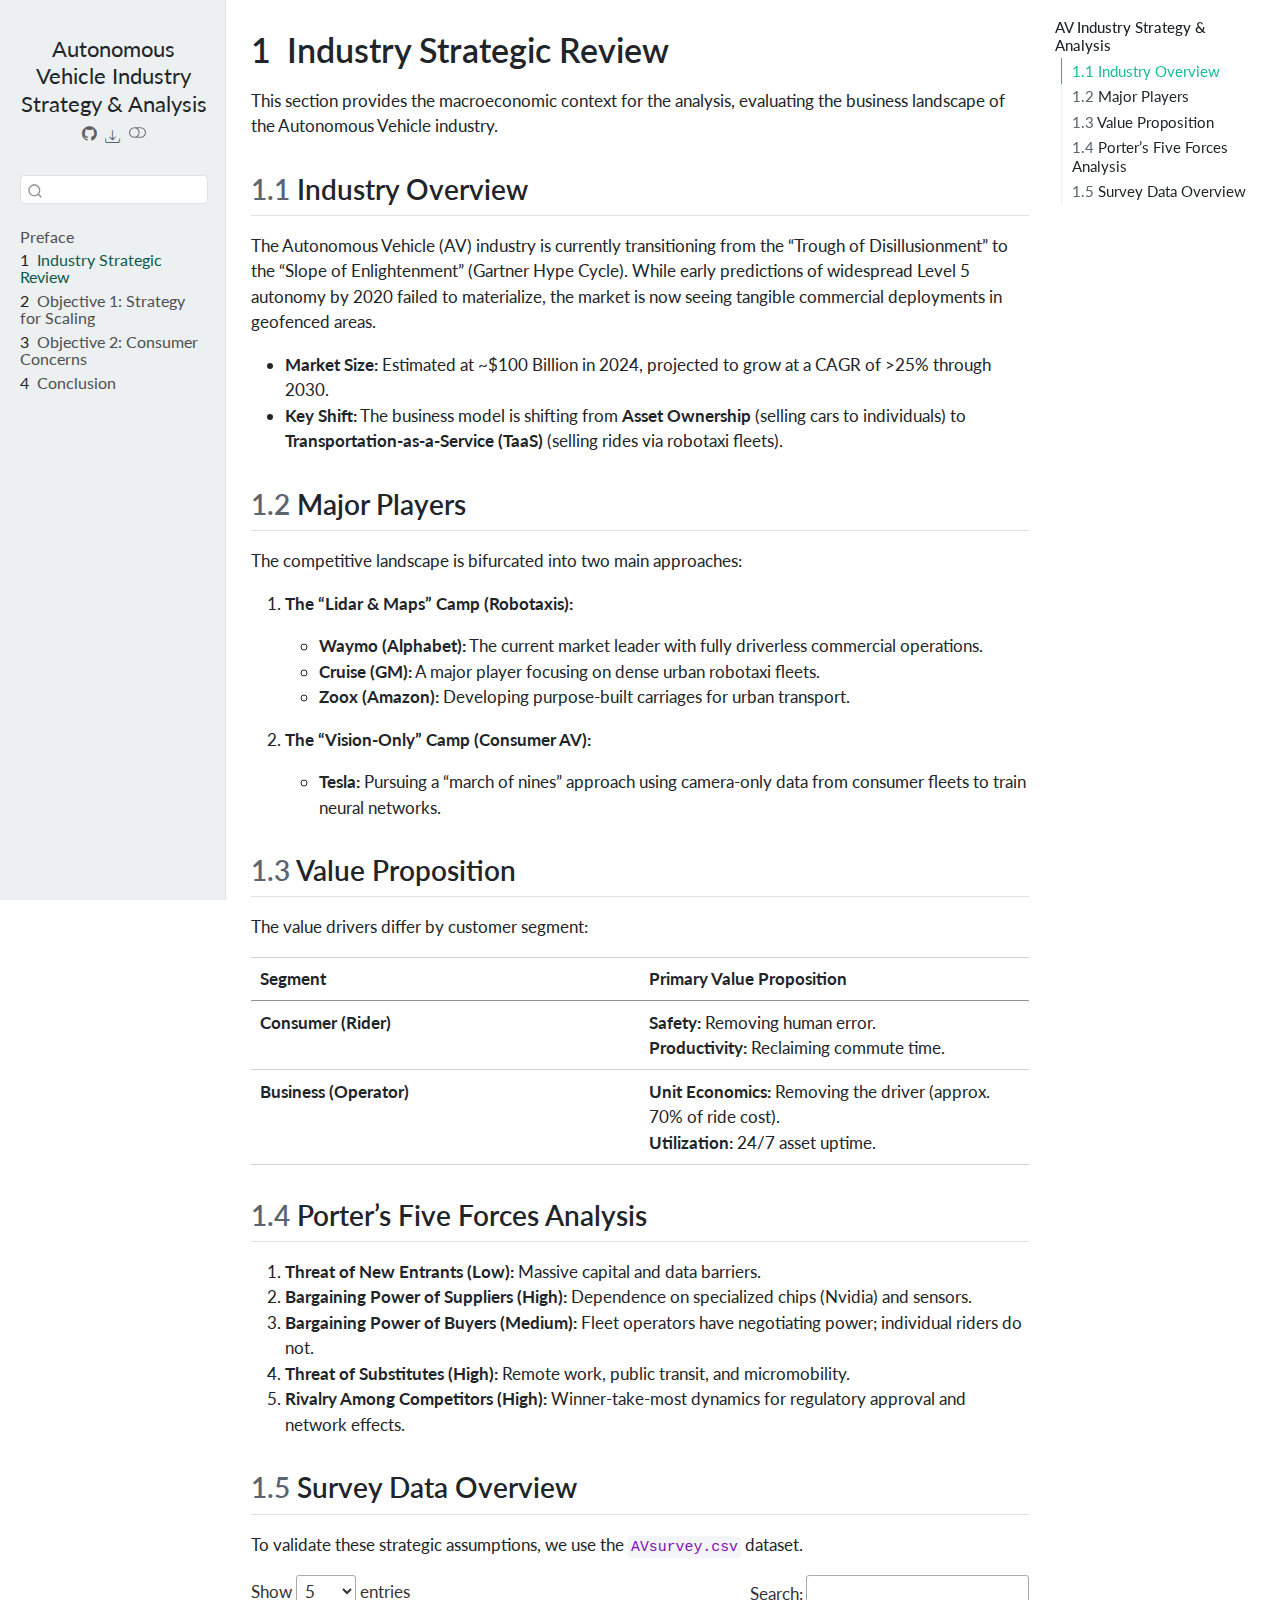
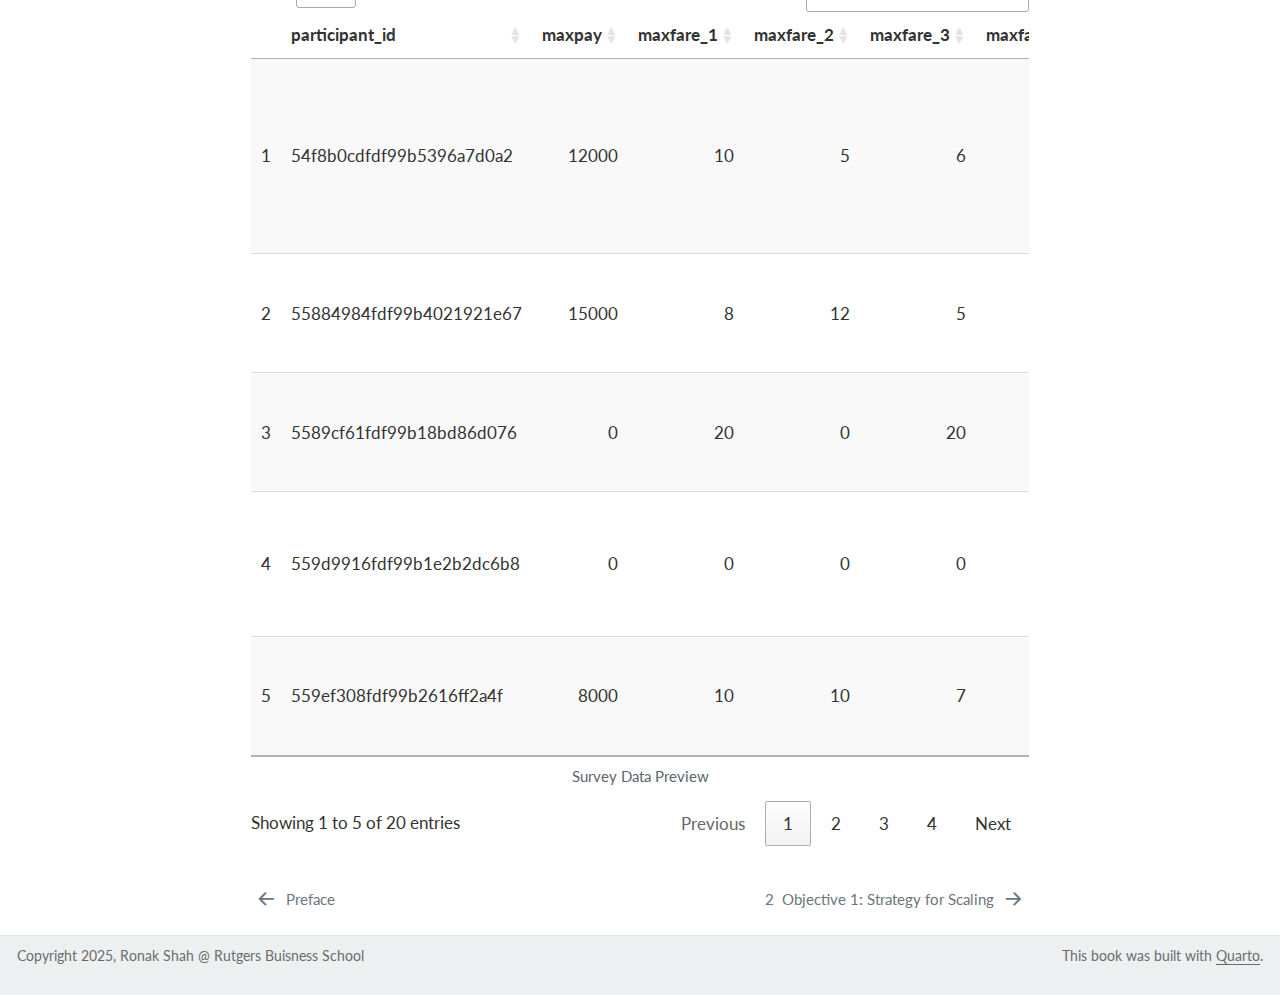
<file: docs/intro.html>
<!DOCTYPE html>
<html xmlns="http://www.w3.org/1999/xhtml" lang="en" xml:lang="en"><head>

<meta charset="utf-8">
<meta name="generator" content="quarto-1.8.26">

<meta name="viewport" content="width=device-width, initial-scale=1.0, user-scalable=yes">

<meta name="description" content="A comprehensive analysis of the autonomous vehicle industry, focusing on consumer behavior, market trends, and strategic insights for stakeholders.">

<title>1&nbsp; Industry Strategic Review – Autonomous Vehicle Industry Strategy &amp; Analysis</title>
<style>
code{white-space: pre-wrap;}
span.smallcaps{font-variant: small-caps;}
div.columns{display: flex; gap: min(4vw, 1.5em);}
div.column{flex: auto; overflow-x: auto;}
div.hanging-indent{margin-left: 1.5em; text-indent: -1.5em;}
ul.task-list{list-style: none;}
ul.task-list li input[type="checkbox"] {
  width: 0.8em;
  margin: 0 0.8em 0.2em -1em; /* quarto-specific, see https://github.com/quarto-dev/quarto-cli/issues/4556 */ 
  vertical-align: middle;
}
</style>


<script src="site_libs/quarto-nav/quarto-nav.js"></script>
<script src="site_libs/clipboard/clipboard.min.js"></script>
<script src="site_libs/quarto-search/autocomplete.umd.js"></script>
<script src="site_libs/quarto-search/fuse.min.js"></script>
<script src="site_libs/quarto-search/quarto-search.js"></script>
<meta name="quarto:offset" content="./">
<link href="./objectives_1.html" rel="next">
<link href="./index.html" rel="prev">
<script src="site_libs/quarto-html/quarto.js" type="module"></script>
<script src="site_libs/quarto-html/tabsets/tabsets.js" type="module"></script>
<script src="site_libs/quarto-html/axe/axe-check.js" type="module"></script>
<script src="site_libs/quarto-html/popper.min.js"></script>
<script src="site_libs/quarto-html/tippy.umd.min.js"></script>
<script src="site_libs/quarto-html/anchor.min.js"></script>
<link href="site_libs/quarto-html/tippy.css" rel="stylesheet">
<link href="site_libs/quarto-html/quarto-syntax-highlighting-68c8bffd90dad8f2b55c52d7b6410dc0.css" rel="stylesheet" class="quarto-color-scheme" id="quarto-text-highlighting-styles">
<link href="site_libs/quarto-html/quarto-syntax-highlighting-dark-68c8bffd90dad8f2b55c52d7b6410dc0.css" rel="stylesheet" class="quarto-color-scheme quarto-color-alternate" id="quarto-text-highlighting-styles">
<link href="site_libs/quarto-html/quarto-syntax-highlighting-68c8bffd90dad8f2b55c52d7b6410dc0.css" rel="stylesheet" class="quarto-color-scheme-extra" id="quarto-text-highlighting-styles">
<script src="site_libs/bootstrap/bootstrap.min.js"></script>
<link href="site_libs/bootstrap/bootstrap-icons.css" rel="stylesheet">
<link href="site_libs/bootstrap/bootstrap-645eda57f71ee41f92e78aa476921749.min.css" rel="stylesheet" append-hash="true" class="quarto-color-scheme" id="quarto-bootstrap" data-mode="light">
<link href="site_libs/bootstrap/bootstrap-dark-04c48c223f2f5d07dc4ee371709bcce5.min.css" rel="stylesheet" append-hash="true" class="quarto-color-scheme quarto-color-alternate" id="quarto-bootstrap" data-mode="dark">
<link href="site_libs/bootstrap/bootstrap-645eda57f71ee41f92e78aa476921749.min.css" rel="stylesheet" append-hash="true" class="quarto-color-scheme-extra" id="quarto-bootstrap" data-mode="light">
<script id="quarto-search-options" type="application/json">{
  "location": "sidebar",
  "copy-button": false,
  "collapse-after": 3,
  "panel-placement": "start",
  "type": "textbox",
  "limit": 50,
  "keyboard-shortcut": [
    "f",
    "/",
    "s"
  ],
  "show-item-context": false,
  "language": {
    "search-no-results-text": "No results",
    "search-matching-documents-text": "matching documents",
    "search-copy-link-title": "Copy link to search",
    "search-hide-matches-text": "Hide additional matches",
    "search-more-match-text": "more match in this document",
    "search-more-matches-text": "more matches in this document",
    "search-clear-button-title": "Clear",
    "search-text-placeholder": "",
    "search-detached-cancel-button-title": "Cancel",
    "search-submit-button-title": "Submit",
    "search-label": "Search"
  }
}</script>
<script type="application/json" class="js-hypothesis-config">
{
  "theme": "clean"
}
</script>
<script async="" src="https://hypothes.is/embed.js"></script>
<script>
  window.document.addEventListener("DOMContentLoaded", function (_event) {
    document.body.classList.add('hypothesis-enabled');
  });
</script>
<link href="site_libs/htmltools-fill-0.5.8.1/fill.css" rel="stylesheet">
<script src="site_libs/htmlwidgets-1.6.4/htmlwidgets.js"></script>
<link href="site_libs/datatables-css-0.0.0/datatables-crosstalk.css" rel="stylesheet">
<script src="site_libs/datatables-binding-0.34.0/datatables.js"></script>
<script src="site_libs/jquery-3.6.0/jquery-3.6.0.min.js"></script>
<link href="site_libs/dt-core-1.13.6/css/jquery.dataTables.min.css" rel="stylesheet">
<link href="site_libs/dt-core-1.13.6/css/jquery.dataTables.extra.css" rel="stylesheet">
<script src="site_libs/dt-core-1.13.6/js/jquery.dataTables.min.js"></script>
<link href="site_libs/crosstalk-1.2.2/css/crosstalk.min.css" rel="stylesheet">
<script src="site_libs/crosstalk-1.2.2/js/crosstalk.min.js"></script>


</head>

<body class="nav-sidebar docked quarto-light"><script id="quarto-html-before-body" type="application/javascript">
    const toggleBodyColorMode = (bsSheetEl) => {
      const mode = bsSheetEl.getAttribute("data-mode");
      const bodyEl = window.document.querySelector("body");
      if (mode === "dark") {
        bodyEl.classList.add("quarto-dark");
        bodyEl.classList.remove("quarto-light");
      } else {
        bodyEl.classList.add("quarto-light");
        bodyEl.classList.remove("quarto-dark");
      }
    }
    const toggleBodyColorPrimary = () => {
      const bsSheetEl = window.document.querySelector("link#quarto-bootstrap:not([rel=disabled-stylesheet])");
      if (bsSheetEl) {
        toggleBodyColorMode(bsSheetEl);
      }
    }
    const setColorSchemeToggle = (alternate) => {
      const toggles = window.document.querySelectorAll('.quarto-color-scheme-toggle');
      for (let i=0; i < toggles.length; i++) {
        const toggle = toggles[i];
        if (toggle) {
          if (alternate) {
            toggle.classList.add("alternate");
          } else {
            toggle.classList.remove("alternate");
          }
        }
      }
    };
    const toggleColorMode = (alternate) => {
      // Switch the stylesheets
      const primaryStylesheets = window.document.querySelectorAll('link.quarto-color-scheme:not(.quarto-color-alternate)');
      const alternateStylesheets = window.document.querySelectorAll('link.quarto-color-scheme.quarto-color-alternate');
      manageTransitions('#quarto-margin-sidebar .nav-link', false);
      if (alternate) {
        // note: dark is layered on light, we don't disable primary!
        enableStylesheet(alternateStylesheets);
        for (const sheetNode of alternateStylesheets) {
          if (sheetNode.id === "quarto-bootstrap") {
            toggleBodyColorMode(sheetNode);
          }
        }
      } else {
        disableStylesheet(alternateStylesheets);
        enableStylesheet(primaryStylesheets)
        toggleBodyColorPrimary();
      }
      manageTransitions('#quarto-margin-sidebar .nav-link', true);
      // Switch the toggles
      setColorSchemeToggle(alternate)
      // Hack to workaround the fact that safari doesn't
      // properly recolor the scrollbar when toggling (#1455)
      if (navigator.userAgent.indexOf('Safari') > 0 && navigator.userAgent.indexOf('Chrome') == -1) {
        manageTransitions("body", false);
        window.scrollTo(0, 1);
        setTimeout(() => {
          window.scrollTo(0, 0);
          manageTransitions("body", true);
        }, 40);
      }
    }
    const disableStylesheet = (stylesheets) => {
      for (let i=0; i < stylesheets.length; i++) {
        const stylesheet = stylesheets[i];
        stylesheet.rel = 'disabled-stylesheet';
      }
    }
    const enableStylesheet = (stylesheets) => {
      for (let i=0; i < stylesheets.length; i++) {
        const stylesheet = stylesheets[i];
        if(stylesheet.rel !== 'stylesheet') { // for Chrome, which will still FOUC without this check
          stylesheet.rel = 'stylesheet';
        }
      }
    }
    const manageTransitions = (selector, allowTransitions) => {
      const els = window.document.querySelectorAll(selector);
      for (let i=0; i < els.length; i++) {
        const el = els[i];
        if (allowTransitions) {
          el.classList.remove('notransition');
        } else {
          el.classList.add('notransition');
        }
      }
    }
    const isFileUrl = () => {
      return window.location.protocol === 'file:';
    }
    const hasAlternateSentinel = () => {
      let styleSentinel = getColorSchemeSentinel();
      if (styleSentinel !== null) {
        return styleSentinel === "alternate";
      } else {
        return false;
      }
    }
    const setStyleSentinel = (alternate) => {
      const value = alternate ? "alternate" : "default";
      if (!isFileUrl()) {
        window.localStorage.setItem("quarto-color-scheme", value);
      } else {
        localAlternateSentinel = value;
      }
    }
    const getColorSchemeSentinel = () => {
      if (!isFileUrl()) {
        const storageValue = window.localStorage.getItem("quarto-color-scheme");
        return storageValue != null ? storageValue : localAlternateSentinel;
      } else {
        return localAlternateSentinel;
      }
    }
    const toggleGiscusIfUsed = (isAlternate, darkModeDefault) => {
      const baseTheme = document.querySelector('#giscus-base-theme')?.value ?? 'light';
      const alternateTheme = document.querySelector('#giscus-alt-theme')?.value ?? 'dark';
      let newTheme = '';
      if(authorPrefersDark) {
        newTheme = isAlternate ? baseTheme : alternateTheme;
      } else {
        newTheme = isAlternate ? alternateTheme : baseTheme;
      }
      const changeGiscusTheme = () => {
        // From: https://github.com/giscus/giscus/issues/336
        const sendMessage = (message) => {
          const iframe = document.querySelector('iframe.giscus-frame');
          if (!iframe) return;
          iframe.contentWindow.postMessage({ giscus: message }, 'https://giscus.app');
        }
        sendMessage({
          setConfig: {
            theme: newTheme
          }
        });
      }
      const isGiscussLoaded = window.document.querySelector('iframe.giscus-frame') !== null;
      if (isGiscussLoaded) {
        changeGiscusTheme();
      }
    };
    const authorPrefersDark = false;
    const darkModeDefault = authorPrefersDark;
      document.querySelector('link#quarto-text-highlighting-styles.quarto-color-scheme-extra').rel = 'disabled-stylesheet';
      document.querySelector('link#quarto-bootstrap.quarto-color-scheme-extra').rel = 'disabled-stylesheet';
    let localAlternateSentinel = darkModeDefault ? 'alternate' : 'default';
    // Dark / light mode switch
    window.quartoToggleColorScheme = () => {
      // Read the current dark / light value
      let toAlternate = !hasAlternateSentinel();
      toggleColorMode(toAlternate);
      setStyleSentinel(toAlternate);
      toggleGiscusIfUsed(toAlternate, darkModeDefault);
      window.dispatchEvent(new Event('resize'));
    };
    // Switch to dark mode if need be
    if (hasAlternateSentinel()) {
      toggleColorMode(true);
    } else {
      toggleColorMode(false);
    }
  </script>

<div id="quarto-search-results"></div>
  <header id="quarto-header" class="headroom fixed-top">
  <nav class="quarto-secondary-nav">
    <div class="container-fluid d-flex">
      <button type="button" class="quarto-btn-toggle btn" data-bs-toggle="collapse" role="button" data-bs-target=".quarto-sidebar-collapse-item" aria-controls="quarto-sidebar" aria-expanded="false" aria-label="Toggle sidebar navigation" onclick="if (window.quartoToggleHeadroom) { window.quartoToggleHeadroom(); }">
        <i class="bi bi-layout-text-sidebar-reverse"></i>
      </button>
        <a class="flex-grow-1 no-decor" role="navigation" data-bs-toggle="collapse" data-bs-target=".quarto-sidebar-collapse-item" aria-controls="quarto-sidebar" aria-expanded="false" aria-label="Toggle sidebar navigation" onclick="if (window.quartoToggleHeadroom) { window.quartoToggleHeadroom(); }">      
          <h1 class="quarto-secondary-nav-title"><span class="chapter-number">1</span>&nbsp; <span class="chapter-title">Industry Strategic Review</span></h1>
        </a>     
      <button type="button" class="btn quarto-search-button" aria-label="Search" onclick="window.quartoOpenSearch();">
        <i class="bi bi-search"></i>
      </button>
    </div>
  </nav>
</header>
<!-- content -->
<div id="quarto-content" class="quarto-container page-columns page-rows-contents page-layout-article">
<!-- sidebar -->
  <nav id="quarto-sidebar" class="sidebar collapse collapse-horizontal quarto-sidebar-collapse-item sidebar-navigation docked overflow-auto">
    <div class="pt-lg-2 mt-2 text-center sidebar-header">
    <div class="sidebar-title mb-0 py-0">
      <a href="./">Autonomous Vehicle Industry Strategy &amp; Analysis</a> 
        <div class="sidebar-tools-main tools-wide">
    <a href="https://github.com/rhshah/AV_analysis" title="Source Code" class="quarto-navigation-tool px-1" aria-label="Source Code"><i class="bi bi-github"></i></a>
    <div class="dropdown">
      <a href="" title="Download" id="quarto-navigation-tool-dropdown-0" class="quarto-navigation-tool dropdown-toggle px-1" data-bs-toggle="dropdown" aria-expanded="false" role="link" aria-label="Download"><i class="bi bi-download"></i></a>
      <ul class="dropdown-menu" aria-labelledby="quarto-navigation-tool-dropdown-0">
          <li>
            <a class="dropdown-item sidebar-tools-main-item" href="./Autonomous-Vehicle-Industry-Strategy---Analysis.docx">
              <i class="bi bi-file-word pe-1"></i>
            Download Docx
            </a>
          </li>
          <li>
            <a class="dropdown-item sidebar-tools-main-item" href="./Autonomous-Vehicle-Industry-Strategy---Analysis.pdf">
              <i class="bi bi-file-pdf pe-1"></i>
            Download PDF
            </a>
          </li>
      </ul>
    </div>
  <a href="" class="quarto-color-scheme-toggle quarto-navigation-tool  px-1" onclick="window.quartoToggleColorScheme(); return false;" title="Toggle dark mode"><i class="bi"></i></a>
</div>
    </div>
      </div>
        <div class="mt-2 flex-shrink-0 align-items-center">
        <div class="sidebar-search">
        <div id="quarto-search" class="" title="Search"></div>
        </div>
        </div>
    <div class="sidebar-menu-container"> 
    <ul class="list-unstyled mt-1">
        <li class="sidebar-item">
  <div class="sidebar-item-container"> 
  <a href="./index.html" class="sidebar-item-text sidebar-link">
 <span class="menu-text">Preface</span></a>
  </div>
</li>
        <li class="sidebar-item">
  <div class="sidebar-item-container"> 
  <a href="./intro.html" class="sidebar-item-text sidebar-link active">
 <span class="menu-text"><span class="chapter-number">1</span>&nbsp; <span class="chapter-title">Industry Strategic Review</span></span></a>
  </div>
</li>
        <li class="sidebar-item">
  <div class="sidebar-item-container"> 
  <a href="./objectives_1.html" class="sidebar-item-text sidebar-link">
 <span class="menu-text"><span class="chapter-number">2</span>&nbsp; <span class="chapter-title">Objective 1: Strategy for Scaling</span></span></a>
  </div>
</li>
        <li class="sidebar-item">
  <div class="sidebar-item-container"> 
  <a href="./objectives_2.html" class="sidebar-item-text sidebar-link">
 <span class="menu-text"><span class="chapter-number">3</span>&nbsp; <span class="chapter-title">Objective 2: Consumer Concerns</span></span></a>
  </div>
</li>
        <li class="sidebar-item">
  <div class="sidebar-item-container"> 
  <a href="./conclusion.html" class="sidebar-item-text sidebar-link">
 <span class="menu-text"><span class="chapter-number">4</span>&nbsp; <span class="chapter-title">Conclusion</span></span></a>
  </div>
</li>
    </ul>
    </div>
</nav>
<div id="quarto-sidebar-glass" class="quarto-sidebar-collapse-item" data-bs-toggle="collapse" data-bs-target=".quarto-sidebar-collapse-item"></div>
<!-- margin-sidebar -->
    <div id="quarto-margin-sidebar" class="sidebar margin-sidebar">
        <nav id="TOC" role="doc-toc" class="toc-active">
    <h2 id="toc-title">AV Industry Strategy &amp; Analysis</h2>
   
  <ul>
  <li><a href="#industry-overview" id="toc-industry-overview" class="nav-link active" data-scroll-target="#industry-overview"><span class="header-section-number">1.1</span> Industry Overview</a></li>
  <li><a href="#major-players" id="toc-major-players" class="nav-link" data-scroll-target="#major-players"><span class="header-section-number">1.2</span> Major Players</a></li>
  <li><a href="#value-proposition" id="toc-value-proposition" class="nav-link" data-scroll-target="#value-proposition"><span class="header-section-number">1.3</span> Value Proposition</a></li>
  <li><a href="#porters-five-forces-analysis" id="toc-porters-five-forces-analysis" class="nav-link" data-scroll-target="#porters-five-forces-analysis"><span class="header-section-number">1.4</span> Porter’s Five Forces Analysis</a></li>
  <li><a href="#survey-data-overview" id="toc-survey-data-overview" class="nav-link" data-scroll-target="#survey-data-overview"><span class="header-section-number">1.5</span> Survey Data Overview</a></li>
  </ul>
</nav>
    </div>
<!-- main -->
<main class="content" id="quarto-document-content">


<header id="title-block-header" class="quarto-title-block default">
<div class="quarto-title">
<h1 class="title d-none d-lg-block"><span class="chapter-number">1</span>&nbsp; <span class="chapter-title">Industry Strategic Review</span></h1>
</div>



<div class="quarto-title-meta">

    
  
    
  </div>
  


</header>


<p>This section provides the macroeconomic context for the analysis, evaluating the business landscape of the Autonomous Vehicle industry.</p>
<section id="industry-overview" class="level2" data-number="1.1">
<h2 data-number="1.1" class="anchored" data-anchor-id="industry-overview"><span class="header-section-number">1.1</span> Industry Overview</h2>
<p>The Autonomous Vehicle (AV) industry is currently transitioning from the “Trough of Disillusionment” to the “Slope of Enlightenment” (Gartner Hype Cycle). While early predictions of widespread Level 5 autonomy by 2020 failed to materialize, the market is now seeing tangible commercial deployments in geofenced areas.</p>
<ul>
<li><strong>Market Size:</strong> Estimated at ~$100 Billion in 2024, projected to grow at a CAGR of &gt;25% through 2030.</li>
<li><strong>Key Shift:</strong> The business model is shifting from <strong>Asset Ownership</strong> (selling cars to individuals) to <strong>Transportation-as-a-Service (TaaS)</strong> (selling rides via robotaxi fleets).</li>
</ul>
</section>
<section id="major-players" class="level2" data-number="1.2">
<h2 data-number="1.2" class="anchored" data-anchor-id="major-players"><span class="header-section-number">1.2</span> Major Players</h2>
<p>The competitive landscape is bifurcated into two main approaches:</p>
<ol type="1">
<li><p><strong>The “Lidar &amp; Maps” Camp (Robotaxis):</strong></p>
<ul>
<li><strong>Waymo (Alphabet):</strong> The current market leader with fully driverless commercial operations.</li>
<li><strong>Cruise (GM):</strong> A major player focusing on dense urban robotaxi fleets.</li>
<li><strong>Zoox (Amazon):</strong> Developing purpose-built carriages for urban transport.</li>
</ul></li>
<li><p><strong>The “Vision-Only” Camp (Consumer AV):</strong></p>
<ul>
<li><strong>Tesla:</strong> Pursuing a “march of nines” approach using camera-only data from consumer fleets to train neural networks.</li>
</ul></li>
</ol>
</section>
<section id="value-proposition" class="level2" data-number="1.3">
<h2 data-number="1.3" class="anchored" data-anchor-id="value-proposition"><span class="header-section-number">1.3</span> Value Proposition</h2>
<p>The value drivers differ by customer segment:</p>
<table class="table">
<colgroup>
<col style="width: 50%">
<col style="width: 50%">
</colgroup>
<thead>
<tr class="header">
<th style="text-align: left;">Segment</th>
<th style="text-align: left;">Primary Value Proposition</th>
</tr>
</thead>
<tbody>
<tr class="odd">
<td style="text-align: left;"><strong>Consumer (Rider)</strong></td>
<td style="text-align: left;"><strong>Safety:</strong> Removing human error. <br> <strong>Productivity:</strong> Reclaiming commute time.</td>
</tr>
<tr class="even">
<td style="text-align: left;"><strong>Business (Operator)</strong></td>
<td style="text-align: left;"><strong>Unit Economics:</strong> Removing the driver (approx. 70% of ride cost). <br> <strong>Utilization:</strong> 24/7 asset uptime.</td>
</tr>
</tbody>
</table>
</section>
<section id="porters-five-forces-analysis" class="level2" data-number="1.4">
<h2 data-number="1.4" class="anchored" data-anchor-id="porters-five-forces-analysis"><span class="header-section-number">1.4</span> Porter’s Five Forces Analysis</h2>
<ol type="1">
<li><strong>Threat of New Entrants (Low):</strong> Massive capital and data barriers.</li>
<li><strong>Bargaining Power of Suppliers (High):</strong> Dependence on specialized chips (Nvidia) and sensors.</li>
<li><strong>Bargaining Power of Buyers (Medium):</strong> Fleet operators have negotiating power; individual riders do not.</li>
<li><strong>Threat of Substitutes (High):</strong> Remote work, public transit, and micromobility.</li>
<li><strong>Rivalry Among Competitors (High):</strong> Winner-take-most dynamics for regulatory approval and network effects.</li>
</ol>
</section>
<section id="survey-data-overview" class="level2" data-number="1.5">
<h2 data-number="1.5" class="anchored" data-anchor-id="survey-data-overview"><span class="header-section-number">1.5</span> Survey Data Overview</h2>
<p>To validate these strategic assumptions, we use the <code>AVsurvey.csv</code> dataset.</p>
<div class="cell">
<div class="cell-output-display">
<div class="datatables html-widget html-fill-item" id="htmlwidget-95a2e396ca82a99aaed0" style="width:100%;height:auto;"></div>
<script type="application/json" data-for="htmlwidget-95a2e396ca82a99aaed0">{"x":{"filter":"none","vertical":false,"caption":"<caption>Survey Data Preview<\/caption>","data":[["1","2","3","4","5","6","7","8","9","10","11","12","13","14","15","16","17","18","19","20"],["54f8b0cdfdf99b5396a7d0a2","55884984fdf99b4021921e67","5589cf61fdf99b18bd86d076","559d9916fdf99b1e2b2dc6b8","559ef308fdf99b2616ff2a4f","55abb1a5fdf99b501fab62e3","55b9a9b0fdf99b6906d2aba4","561d98e03d7fe8000b0f5e09","567dd32b4f0ef30006dbb718","5687d85e369319000c269c55","56888951d7848e000c39a122","5690a966a3b94e000d6c3c13","569298838d93fe000dfa033c","569916e4b0e16500050131b4","56bae08f30d6b30005f8537a","56d7848303a4c2000c876dbd","56e70a4cc89073000de74a5f","56e94d6e098153000a40d59a","56ee016b65ca4d000cc39d28","56fdff4ee0f9ff000f19c466"],[12000,15000,0,0,8000,20000,30000,30000,0,50000,50000,20000,0,41000,27000,38000,35000,0,50000,0],[10,8,20,0,10,15,10,17,8,14,1,8,3,10,8,5,10,10,16,10],[5,12,0,0,10,5,10,11,0,20,6,8,0,5,5,5,5,0,14,0],[6,5,20,0,7,10,5,6,8,12,8,4,3,6,5,3,10,6,15,10],[20,20,20,20,20,20,20,20,20,20,20,20,20,20,20,20,20,20,20,20],[10,10,0,0,5,10,5,3,8,10,7,4,0,3,4,4,5,0,18,0],[10,5,0,0,2,5,1,5,3,2,9,6,0,1,1,2,2,2,9,0],["Somewhat confident",null,null,null,"Not very confident","Somewhat confident","Very confident","Not very confident","Somewhat confident","Very confident","Not very confident","Not very confident","Not very confident","Somewhat confident","Somewhat confident","Very confident","Not very confident",null,"Somewhat confident",null],["Not very confident","Not very confident","Not confident at all","Not confident at all","Somewhat confident","Somewhat confident","Very confident","Not very confident","Somewhat confident","Very confident","Somewhat confident","Not very confident","Not very confident","Somewhat confident","Very confident","Very confident","Not very confident","Not very confident","Not very confident","Not very confident"],["Somewhat confident","Not very confident",null,null,"Somewhat confident","Somewhat confident","Very confident","Not very confident","Somewhat confident","Very confident","Somewhat confident","Not very confident","Not very confident","Somewhat confident","Very confident","Very confident","Not very confident","Not very confident","Somewhat confident","Not very confident"],["Neither agree nor disagree","Strongly disagree","Strongly disagree","Strongly disagree","Somewhat agree","Somewhat agree","Strongly agree","Somewhat agree","Somewhat agree","Strongly agree","Agree","Neither agree nor disagree","Agree","Agree","Agree","Somewhat disagree","Disagree","Somewhat disagree","Somewhat disagree","Strongly disagree"],["Somewhat agree","Disagree","Strongly disagree","Strongly disagree","Agree","Somewhat agree","Strongly agree","Somewhat agree","Agree","Strongly agree","Agree","Neither agree nor disagree","Agree","Agree","Strongly agree","Strongly agree","Somewhat disagree","Somewhat disagree","Neither agree nor disagree","Disagree"],["Somewhat disagree","Disagree","Strongly disagree","Strongly disagree","Somewhat agree","Somewhat agree","Agree","Neither agree nor disagree","Agree","Strongly agree","Somewhat agree","Neither agree nor disagree","Agree","Agree","Agree","Strongly agree","Somewhat disagree","Disagree","Disagree","Strongly disagree"],["Somewhat agree","Neither agree nor disagree","Somewhat agree","Somewhat agree","Neither agree nor disagree","Somewhat agree","Agree","Strongly agree","Disagree","Neither agree nor disagree","Somewhat disagree","Somewhat agree","Disagree","Somewhat disagree","Somewhat disagree","Somewhat agree","Agree","Somewhat agree","Neither agree nor disagree","Somewhat disagree"],["Neither agree nor disagree","Strongly disagree","Strongly disagree","Strongly disagree","Neither agree nor disagree","Somewhat agree","Agree","Somewhat disagree","Neither agree nor disagree","Neither agree nor disagree","Agree","Somewhat disagree","Disagree","Somewhat agree","Neither agree nor disagree","Strongly agree","Disagree","Disagree","Disagree","Disagree"],["Somewhat disagree","Strongly disagree","Somewhat disagree","Strongly disagree","Neither agree nor disagree","Neither agree nor disagree","Somewhat disagree","Agree","Neither agree nor disagree","Neither agree nor disagree","Agree","Strongly disagree","Agree","Somewhat agree","Somewhat agree","Strongly agree","Disagree","Disagree","Somewhat disagree","Strongly disagree"],[32,71,80,50,10,50,5,27,70,41,50,20,45,30,8,0,50,23,67,9],[36,28,10,0,71,50,90,26,30,40,50,80,34,50,86,0,50,61,13,74],[32,1,10,0,19,0,5,5,0,19,0,0,21,10,6,0,0,0,20,0],[0,0,0,50,0,0,0,42,0,0,0,0,0,10,0,100,0,16,0,17],["","","","whatever other parties were involved, for example drivers of other vehicles involved in the accident","","","","","","","","","","Owner of AV","","","","","",""],[95,91,95,100,100,80,95,88,90,60,100,100,100,90,60,92,71,92,60,87],[5,9,5,0,0,20,5,12,10,40,0,0,0,10,40,8,29,8,40,0],[0,0,0,0,0,0,0,0,0,0,0,0,0,0,0,0,0,0,0,13],["","","","","","","","","","","","","","","","","","","","environmental effect"],[3,3,4,1,1,2,1,2,1,2,1,1,4,1,1,1,3,3,1,1],[2,1,7,4,3,3,2,7,7,7,2,2,7,3,7,7,1,1,3,5],[1,4,1,3,2,1,3,1,2,1,7,3,3,2,3,6,2,2,2,4],[4,2,2,2,4,5,7,4,4,4,3,7,1,7,2,3,7,7,5,2],[7,7,3,5,5,4,6,3,3,5,4,5,2,4,6,2,5,4,4,3],[5,5,5,6,7,7,4,6,5,6,5,4,5,6,5,4,4,6,6,6],[6,6,6,7,6,6,5,5,6,3,6,6,6,5,4,5,6,5,7,7],["The general public","Experts in technology","The government","Experts in ethics and social problems","The government","Experts in technology","The government","Experts in technology","The government","The general public","Experts in technology","The general public","Experts in technology","The government","Experts in ethics and social problems","Experts in technology","Experts in technology","The general public","Experts in technology","Experts in technology"],["Within 5-10 years","Within 10-20 years","Within 5-10 years","Within 20-50 years","Within 5-10 years","Within 10-20 years","Within 5-10 years","Within 5-10 years","Within 10-20 years","Within 10-20 years","Within 5-10 years","Within 10-20 years","Within 10-20 years","Within 20-50 years","Within 5-10 years","Within the next 5 years","Within the next 5 years","Within 10-20 years","Within 10-20 years","Within 50-100 years"],["Moderately uncomfortable","Extremely uncomfortable","Extremely uncomfortable","Extremely uncomfortable","Slightly comfortable","Slightly uncomfortable","Moderately comfortable","Moderately uncomfortable","Slightly uncomfortable","Extremely comfortable","Moderately comfortable","Extremely uncomfortable","Extremely uncomfortable","Moderately comfortable","Slightly comfortable","Extremely comfortable","Moderately uncomfortable","Extremely uncomfortable","Extremely uncomfortable","Extremely uncomfortable"],["Neither comfortable nor uncomfortable","Extremely uncomfortable","Moderately uncomfortable","Extremely uncomfortable","Slightly comfortable","Slightly uncomfortable","Moderately comfortable","Moderately uncomfortable","Slightly uncomfortable","Extremely comfortable","Moderately comfortable","Extremely uncomfortable","Extremely uncomfortable","Extremely comfortable","Moderately comfortable","Extremely comfortable","Slightly uncomfortable","Extremely uncomfortable","Extremely uncomfortable","Moderately uncomfortable"],["Slightly uncomfortable","Extremely uncomfortable","Extremely uncomfortable","Extremely uncomfortable","Slightly comfortable","Slightly uncomfortable","Moderately comfortable","Moderately uncomfortable","Slightly uncomfortable","Extremely comfortable","Moderately comfortable","Extremely uncomfortable","Extremely uncomfortable","Moderately comfortable","Slightly comfortable","Extremely comfortable","Slightly uncomfortable","Extremely uncomfortable","Extremely uncomfortable","Moderately uncomfortable"],["Neither comfortable nor uncomfortable","Moderately uncomfortable","Slightly uncomfortable","Extremely uncomfortable","Slightly comfortable","Slightly uncomfortable","Moderately comfortable","Moderately uncomfortable","Slightly uncomfortable","Extremely comfortable","Slightly uncomfortable","Extremely uncomfortable","Extremely uncomfortable","Extremely comfortable","Neither comfortable nor uncomfortable","Extremely comfortable","Extremely uncomfortable","Extremely uncomfortable","Extremely uncomfortable","Moderately uncomfortable"],["Moderately uncomfortable","Moderately uncomfortable","Extremely uncomfortable","Extremely uncomfortable","Slightly comfortable","Slightly uncomfortable","Moderately comfortable","Moderately uncomfortable","Slightly comfortable","Extremely comfortable","Slightly uncomfortable","Moderately uncomfortable","Extremely uncomfortable","Moderately comfortable","Slightly comfortable","Extremely comfortable","Slightly uncomfortable","Moderately uncomfortable","Moderately uncomfortable","Moderately uncomfortable"],["Slightly uncomfortable","Moderately uncomfortable","Moderately uncomfortable","Extremely uncomfortable","Slightly comfortable","Slightly uncomfortable","Moderately comfortable","Moderately uncomfortable","Slightly comfortable","Extremely comfortable","Slightly comfortable","Moderately uncomfortable","Extremely uncomfortable","Extremely comfortable","Slightly comfortable","Extremely comfortable","Slightly uncomfortable","Moderately uncomfortable","Moderately uncomfortable","Moderately uncomfortable"],["Slightly uncomfortable","Moderately uncomfortable","Extremely uncomfortable","Extremely uncomfortable","Slightly comfortable","Slightly uncomfortable","Moderately comfortable","Moderately uncomfortable","Slightly comfortable","Extremely comfortable","Neither comfortable nor uncomfortable","Moderately uncomfortable","Extremely uncomfortable","Moderately comfortable","Slightly comfortable","Extremely comfortable","Slightly uncomfortable","Moderately uncomfortable","Moderately uncomfortable","Moderately uncomfortable"],["Neither comfortable nor uncomfortable","Slightly uncomfortable","Slightly uncomfortable","Extremely uncomfortable","Slightly comfortable","Slightly uncomfortable","Moderately comfortable","Moderately uncomfortable","Slightly comfortable","Extremely comfortable","Neither comfortable nor uncomfortable","Moderately uncomfortable","Extremely uncomfortable","Extremely comfortable","Slightly comfortable","Extremely comfortable","Slightly uncomfortable","Moderately uncomfortable","Moderately uncomfortable","Moderately uncomfortable"],["convenience, traffic control, cost control","Able to relax","increased fuel economy","There are none.","less driver error","safety, time, convenience","independence, economy, convenience","convenient, futuristic, good","More driver uniformity on the roads","Reduction of accidents","Lack of accidents ","autonomy, freedom, safety","probably future safety","Reduction in accidents","Less vehicle traffic","safety efficient, cost","ease of use","transportation, availability, reliability","cheaper, innovative, efficient","save companies money"],["loss of privacy, loss of control, hackers with malice","Getting in accidents","risk of accidents","They are dangerous.","hacking by nefarious people","uncontrollable, anonymous, uncaring","safety, privacy, hacking","overconfidence, programming,people","Lack of knowing how the vehicle may react","Lack of control","Hacking, price, theft","safety, hacking, privacy","possible human injuries","Bugs in programming","Big software errors ","breakdowns, internet crash, none other","not very safe","accidents, death, costs","unsafe, automated, programmed","accidents and unemployment"],["Within the past week","Within the past year","Within the past few months","Within the past month","Within the past month","Within the past week","Within the past month","Within the past few months","Within the past few months","Within the past month","Within the past few months","Within the past year","Within the past week","Within the past few months","Within the past month","Within the past week","Within the past few months","Within the past few months","Within the past month","Within the past month"],["A few times per week","A few times per week","Daily","A few times per week","A few times per week","A few times per week","A few times each month","A few times per week","Daily","Daily","Never","Never","A few times per week","Daily","Once a month","Daily","Daily","A few times each month","Never","Never"],["A few times a year","A few times a year","Never","Never","A few times a year","Never","Never","Never","Never","Once a month","Never","Never","Never","Never","A few times each month","Never","Never","Less than once a year","A few times per week","A few times a year"],["A few times a year","Less than once a year","Never","A few times each month","A few times a year","Never","A few times a year","A few times a year","Never","Once a month","Never","A few times a year","Never","Never","A few times each month","Never","Never","Never","Daily","A few times a year"],["A few times per week","A few times a year","A few times per week","Daily","A few times each month","Daily","A few times each month","Never","Daily","Once a month","A few times per week","A few times a year","Never","Less than once a year","A few times per week","A few times a year","Never","A few times a year","A few times per week","A few times each month"],["A few times a year","A few times a year","A few times a year","A few times a year","A few times a year","A few times a year","A few times a year","A few times a year","A few times a year","A few times a year","A few times a year","A few times a year","A few times a year","A few times a year","A few times a year","A few times a year","A few times a year","A few times a year","A few times a year","A few times a year"],["Somewhat agree","Agree","Somewhat disagree","Strongly disagree","Neither agree nor disagree","Disagree","Somewhat agree","Somewhat disagree","Somewhat disagree","Strongly agree","Somewhat agree","Strongly disagree","Disagree","Neither agree nor disagree","Somewhat agree","Agree","Strongly disagree","Disagree","Somewhat agree","Strongly disagree"],["Somewhat agree","Somewhat agree","Somewhat disagree","Neither agree nor disagree","Somewhat disagree","Disagree","Strongly agree","Somewhat disagree","Somewhat disagree","Strongly agree","Somewhat agree","Neither agree nor disagree","Disagree","Somewhat agree","Somewhat agree","Neither agree nor disagree","Somewhat agree","Somewhat disagree","Agree","Disagree"],["Somewhat agree","Somewhat agree","Neither agree nor disagree","Neither agree nor disagree","Somewhat agree","Neither agree nor disagree","Strongly agree","Somewhat disagree","Agree","Agree","Agree","Strongly disagree","Agree","Agree","Neither agree nor disagree","Strongly agree","Somewhat disagree","Neither agree nor disagree","Agree","Strongly disagree"],["Neither agree nor disagree","Neither agree nor disagree","Agree","Agree","Neither agree nor disagree","Agree","Agree","Somewhat agree","Somewhat agree","Neither agree nor disagree","Agree","Strongly agree","Somewhat agree","Somewhat agree","Somewhat agree","Somewhat disagree","Somewhat agree","Agree","Somewhat disagree","Strongly agree"],["Neither agree nor disagree","Neither agree nor disagree","Agree","Strongly agree","Somewhat agree","Agree","Strongly agree","Somewhat agree","Somewhat agree","Strongly agree","Agree","Strongly agree","Somewhat agree","Agree","Somewhat agree","Somewhat disagree","Somewhat agree","Agree","Somewhat disagree","Strongly agree"],["Neither agree nor disagree","Somewhat disagree","Agree","Strongly agree","Somewhat agree","Somewhat agree","Disagree","Somewhat agree","Somewhat agree","Agree","Somewhat agree","Strongly agree","Somewhat agree","Somewhat agree","Agree","Disagree","Somewhat agree","Agree","Neither agree nor disagree","Strongly agree"],["White,Hispanic or Latinx","White","White","White","White","White","White","White","Black or African American","Asian","White","White","White","White","White,Hispanic or Latinx","White","White","White","White,Black or African American,Asian","White"],["4 year degree","2 year degree","2 year degree","4 year degree","Doctorate","Professional degree","Some college","Professional degree","Professional degree","4 year degree","4 year degree","2 year degree","4 year degree","High school graduate","4 year degree","High school graduate","Some college","Some college","4 year degree","4 year degree"],["4th Rung","8th Rung","7th Rung","9th Rung","5th Rung","5th Rung","6th Rung","3rd Rung","7th Rung","8th Rung","4th Rung","8th Rung","6th Rung","3rd Rung","7th Rung","5th Rung","8th Rung","9th Rung","6th Rung","3rd Rung"],["Full-Time","Part-Time","Full-Time","Not in paid work (e.g. homemaker', 'retired or disabled)","Part-Time","Full-Time","Not in paid work (e.g. homemaker', 'retired or disabled)","Other","Full-Time","Full-Time","Not in paid work (e.g. homemaker', 'retired or disabled)","Part-Time","Part-Time","Full-Time","Part-Time","Not in paid work (e.g. homemaker', 'retired or disabled)","Part-Time","Part-Time","Full-Time","Not in paid work (e.g. homemaker', 'retired or disabled)"],["Female","Female","Female","Female","Female","Male","Male","Female","Female","Male","Female","Female","Female","Male","Male","Male","Male","Female","Female","Female"],["Uruguay","United States","United States","United States","United States","United States","United States","United States","United States","United States","United States","United States","United States","United States","United States","United States","United States","United States","United States","United States"],["English","English","English","English","English","English","English","English","English","Chinese","English","English","English","English","English","English","English","English","English","English"],["White","White","White","White","White","White","White","White","Black","Asian","White","White","White","White","White","White","White","White","Mixed","White"],["United States","United States","United States","United States","United States","United States","United States","United States","United States","United States","United States","United States","United States","United States","United States","United States","United States","United States","United States","United States"],["No","No","No","No","No","No","No","No","No","No","No","No","No","No","No","No","No","No","No","No"],["United States","United States","United States","United States","United States","United States","United States","United States","United States","United States","United States","United States","United States","United States","United States","United States","United States","United States","United States","United States"]],"container":"<table class=\"display\">\n  <thead>\n    <tr>\n      <th> <\/th>\n      <th>participant_id<\/th>\n      <th>maxpay<\/th>\n      <th>maxfare_1<\/th>\n      <th>maxfare_2<\/th>\n      <th>maxfare_3<\/th>\n      <th>maxfare_4<\/th>\n      <th>maxfare_5<\/th>\n      <th>maxfare_7<\/th>\n      <th>conf_right<\/th>\n      <th>conf_safetech<\/th>\n      <th>conf_safe<\/th>\n      <th>supportl_dv_1<\/th>\n      <th>supportl_dv_2<\/th>\n      <th>supportl_dv_3<\/th>\n      <th>supportl_dv_4<\/th>\n      <th>supportl_dv_5<\/th>\n      <th>supportl_dv_6<\/th>\n      <th>acc_blame_programmer<\/th>\n      <th>acc_blame_company<\/th>\n      <th>acc_blame_govt<\/th>\n      <th>acc_blame_other<\/th>\n      <th>acc_blame_other_text<\/th>\n      <th>reg_focus_safety<\/th>\n      <th>reg_focus_innovation<\/th>\n      <th>reg_focus_other<\/th>\n      <th>reg_focus_other_text<\/th>\n      <th>company_purchase_rank_1<\/th>\n      <th>company_purchase_rank_2<\/th>\n      <th>company_purchase_rank_3<\/th>\n      <th>company_purchase_rank_4<\/th>\n      <th>company_purchase_rank_5<\/th>\n      <th>company_purchase_rank_6<\/th>\n      <th>company_purchase_rank_7<\/th>\n      <th>opinions<\/th>\n      <th>future<\/th>\n      <th>you_alone<\/th>\n      <th>friends_alone<\/th>\n      <th>family_alone<\/th>\n      <th>stranger_alone<\/th>\n      <th>you_pass<\/th>\n      <th>friends_pass<\/th>\n      <th>family_pass<\/th>\n      <th>stranger_pass<\/th>\n      <th>benefits_oe<\/th>\n      <th>risks_oe<\/th>\n      <th>media<\/th>\n      <th>drive<\/th>\n      <th>taxi<\/th>\n      <th>publictransit<\/th>\n      <th>bike<\/th>\n      <th>attn2<\/th>\n      <th>firstmover_1<\/th>\n      <th>firstmover_2<\/th>\n      <th>firstmover_3<\/th>\n      <th>firstmover_4<\/th>\n      <th>firstmover_5<\/th>\n      <th>firstmover_6r<\/th>\n      <th>race<\/th>\n      <th>edu<\/th>\n      <th>status<\/th>\n      <th>Employment.Status<\/th>\n      <th>Sex<\/th>\n      <th>Country.of.Birth<\/th>\n      <th>First.Language<\/th>\n      <th>Ethnicity..Simplified.<\/th>\n      <th>Current.Country.of.Residence<\/th>\n      <th>Student.Status<\/th>\n      <th>Nationality<\/th>\n    <\/tr>\n  <\/thead>\n<\/table>","options":{"scrollX":true,"pageLength":5,"columnDefs":[{"className":"dt-right","targets":[2,3,4,5,6,7,8,18,19,20,21,23,24,25,27,28,29,30,31,32,33]},{"orderable":false,"targets":0},{"name":" ","targets":0},{"name":"participant_id","targets":1},{"name":"maxpay","targets":2},{"name":"maxfare_1","targets":3},{"name":"maxfare_2","targets":4},{"name":"maxfare_3","targets":5},{"name":"maxfare_4","targets":6},{"name":"maxfare_5","targets":7},{"name":"maxfare_7","targets":8},{"name":"conf_right","targets":9},{"name":"conf_safetech","targets":10},{"name":"conf_safe","targets":11},{"name":"supportl_dv_1","targets":12},{"name":"supportl_dv_2","targets":13},{"name":"supportl_dv_3","targets":14},{"name":"supportl_dv_4","targets":15},{"name":"supportl_dv_5","targets":16},{"name":"supportl_dv_6","targets":17},{"name":"acc_blame_programmer","targets":18},{"name":"acc_blame_company","targets":19},{"name":"acc_blame_govt","targets":20},{"name":"acc_blame_other","targets":21},{"name":"acc_blame_other_text","targets":22},{"name":"reg_focus_safety","targets":23},{"name":"reg_focus_innovation","targets":24},{"name":"reg_focus_other","targets":25},{"name":"reg_focus_other_text","targets":26},{"name":"company_purchase_rank_1","targets":27},{"name":"company_purchase_rank_2","targets":28},{"name":"company_purchase_rank_3","targets":29},{"name":"company_purchase_rank_4","targets":30},{"name":"company_purchase_rank_5","targets":31},{"name":"company_purchase_rank_6","targets":32},{"name":"company_purchase_rank_7","targets":33},{"name":"opinions","targets":34},{"name":"future","targets":35},{"name":"you_alone","targets":36},{"name":"friends_alone","targets":37},{"name":"family_alone","targets":38},{"name":"stranger_alone","targets":39},{"name":"you_pass","targets":40},{"name":"friends_pass","targets":41},{"name":"family_pass","targets":42},{"name":"stranger_pass","targets":43},{"name":"benefits_oe","targets":44},{"name":"risks_oe","targets":45},{"name":"media","targets":46},{"name":"drive","targets":47},{"name":"taxi","targets":48},{"name":"publictransit","targets":49},{"name":"bike","targets":50},{"name":"attn2","targets":51},{"name":"firstmover_1","targets":52},{"name":"firstmover_2","targets":53},{"name":"firstmover_3","targets":54},{"name":"firstmover_4","targets":55},{"name":"firstmover_5","targets":56},{"name":"firstmover_6r","targets":57},{"name":"race","targets":58},{"name":"edu","targets":59},{"name":"status","targets":60},{"name":"Employment.Status","targets":61},{"name":"Sex","targets":62},{"name":"Country.of.Birth","targets":63},{"name":"First.Language","targets":64},{"name":"Ethnicity..Simplified.","targets":65},{"name":"Current.Country.of.Residence","targets":66},{"name":"Student.Status","targets":67},{"name":"Nationality","targets":68}],"order":[],"autoWidth":false,"orderClasses":false,"lengthMenu":[5,10,25,50,100]}},"evals":[],"jsHooks":[]}</script>
</div>
</div>


</section>

</main> <!-- /main -->
<script id="quarto-html-after-body" type="application/javascript">
  window.document.addEventListener("DOMContentLoaded", function (event) {
    // Ensure there is a toggle, if there isn't float one in the top right
    if (window.document.querySelector('.quarto-color-scheme-toggle') === null) {
      const a = window.document.createElement('a');
      a.classList.add('top-right');
      a.classList.add('quarto-color-scheme-toggle');
      a.href = "";
      a.onclick = function() { try { window.quartoToggleColorScheme(); } catch {} return false; };
      const i = window.document.createElement("i");
      i.classList.add('bi');
      a.appendChild(i);
      window.document.body.appendChild(a);
    }
    setColorSchemeToggle(hasAlternateSentinel())
    const icon = "";
    const anchorJS = new window.AnchorJS();
    anchorJS.options = {
      placement: 'right',
      icon: icon
    };
    anchorJS.add('.anchored');
    const isCodeAnnotation = (el) => {
      for (const clz of el.classList) {
        if (clz.startsWith('code-annotation-')) {                     
          return true;
        }
      }
      return false;
    }
    const onCopySuccess = function(e) {
      // button target
      const button = e.trigger;
      // don't keep focus
      button.blur();
      // flash "checked"
      button.classList.add('code-copy-button-checked');
      var currentTitle = button.getAttribute("title");
      button.setAttribute("title", "Copied!");
      let tooltip;
      if (window.bootstrap) {
        button.setAttribute("data-bs-toggle", "tooltip");
        button.setAttribute("data-bs-placement", "left");
        button.setAttribute("data-bs-title", "Copied!");
        tooltip = new bootstrap.Tooltip(button, 
          { trigger: "manual", 
            customClass: "code-copy-button-tooltip",
            offset: [0, -8]});
        tooltip.show();    
      }
      setTimeout(function() {
        if (tooltip) {
          tooltip.hide();
          button.removeAttribute("data-bs-title");
          button.removeAttribute("data-bs-toggle");
          button.removeAttribute("data-bs-placement");
        }
        button.setAttribute("title", currentTitle);
        button.classList.remove('code-copy-button-checked');
      }, 1000);
      // clear code selection
      e.clearSelection();
    }
    const getTextToCopy = function(trigger) {
      const outerScaffold = trigger.parentElement.cloneNode(true);
      const codeEl = outerScaffold.querySelector('code');
      for (const childEl of codeEl.children) {
        if (isCodeAnnotation(childEl)) {
          childEl.remove();
        }
      }
      return codeEl.innerText;
    }
    const clipboard = new window.ClipboardJS('.code-copy-button:not([data-in-quarto-modal])', {
      text: getTextToCopy
    });
    clipboard.on('success', onCopySuccess);
    if (window.document.getElementById('quarto-embedded-source-code-modal')) {
      const clipboardModal = new window.ClipboardJS('.code-copy-button[data-in-quarto-modal]', {
        text: getTextToCopy,
        container: window.document.getElementById('quarto-embedded-source-code-modal')
      });
      clipboardModal.on('success', onCopySuccess);
    }
      var localhostRegex = new RegExp(/^(?:http|https):\/\/localhost\:?[0-9]*\//);
      var mailtoRegex = new RegExp(/^mailto:/);
        var filterRegex = new RegExp('/' + window.location.host + '/');
      var isInternal = (href) => {
          return filterRegex.test(href) || localhostRegex.test(href) || mailtoRegex.test(href);
      }
      // Inspect non-navigation links and adorn them if external
     var links = window.document.querySelectorAll('a[href]:not(.nav-link):not(.navbar-brand):not(.toc-action):not(.sidebar-link):not(.sidebar-item-toggle):not(.pagination-link):not(.no-external):not([aria-hidden]):not(.dropdown-item):not(.quarto-navigation-tool):not(.about-link)');
      for (var i=0; i<links.length; i++) {
        const link = links[i];
        if (!isInternal(link.href)) {
          // undo the damage that might have been done by quarto-nav.js in the case of
          // links that we want to consider external
          if (link.dataset.originalHref !== undefined) {
            link.href = link.dataset.originalHref;
          }
        }
      }
    function tippyHover(el, contentFn, onTriggerFn, onUntriggerFn) {
      const config = {
        allowHTML: true,
        maxWidth: 500,
        delay: 100,
        arrow: false,
        appendTo: function(el) {
            return el.parentElement;
        },
        interactive: true,
        interactiveBorder: 10,
        theme: 'quarto',
        placement: 'bottom-start',
      };
      if (contentFn) {
        config.content = contentFn;
      }
      if (onTriggerFn) {
        config.onTrigger = onTriggerFn;
      }
      if (onUntriggerFn) {
        config.onUntrigger = onUntriggerFn;
      }
      window.tippy(el, config); 
    }
    const noterefs = window.document.querySelectorAll('a[role="doc-noteref"]');
    for (var i=0; i<noterefs.length; i++) {
      const ref = noterefs[i];
      tippyHover(ref, function() {
        // use id or data attribute instead here
        let href = ref.getAttribute('data-footnote-href') || ref.getAttribute('href');
        try { href = new URL(href).hash; } catch {}
        const id = href.replace(/^#\/?/, "");
        const note = window.document.getElementById(id);
        if (note) {
          return note.innerHTML;
        } else {
          return "";
        }
      });
    }
    const xrefs = window.document.querySelectorAll('a.quarto-xref');
    const processXRef = (id, note) => {
      // Strip column container classes
      const stripColumnClz = (el) => {
        el.classList.remove("page-full", "page-columns");
        if (el.children) {
          for (const child of el.children) {
            stripColumnClz(child);
          }
        }
      }
      stripColumnClz(note)
      if (id === null || id.startsWith('sec-')) {
        // Special case sections, only their first couple elements
        const container = document.createElement("div");
        if (note.children && note.children.length > 2) {
          container.appendChild(note.children[0].cloneNode(true));
          for (let i = 1; i < note.children.length; i++) {
            const child = note.children[i];
            if (child.tagName === "P" && child.innerText === "") {
              continue;
            } else {
              container.appendChild(child.cloneNode(true));
              break;
            }
          }
          if (window.Quarto?.typesetMath) {
            window.Quarto.typesetMath(container);
          }
          return container.innerHTML
        } else {
          if (window.Quarto?.typesetMath) {
            window.Quarto.typesetMath(note);
          }
          return note.innerHTML;
        }
      } else {
        // Remove any anchor links if they are present
        const anchorLink = note.querySelector('a.anchorjs-link');
        if (anchorLink) {
          anchorLink.remove();
        }
        if (window.Quarto?.typesetMath) {
          window.Quarto.typesetMath(note);
        }
        if (note.classList.contains("callout")) {
          return note.outerHTML;
        } else {
          return note.innerHTML;
        }
      }
    }
    for (var i=0; i<xrefs.length; i++) {
      const xref = xrefs[i];
      tippyHover(xref, undefined, function(instance) {
        instance.disable();
        let url = xref.getAttribute('href');
        let hash = undefined; 
        if (url.startsWith('#')) {
          hash = url;
        } else {
          try { hash = new URL(url).hash; } catch {}
        }
        if (hash) {
          const id = hash.replace(/^#\/?/, "");
          const note = window.document.getElementById(id);
          if (note !== null) {
            try {
              const html = processXRef(id, note.cloneNode(true));
              instance.setContent(html);
            } finally {
              instance.enable();
              instance.show();
            }
          } else {
            // See if we can fetch this
            fetch(url.split('#')[0])
            .then(res => res.text())
            .then(html => {
              const parser = new DOMParser();
              const htmlDoc = parser.parseFromString(html, "text/html");
              const note = htmlDoc.getElementById(id);
              if (note !== null) {
                const html = processXRef(id, note);
                instance.setContent(html);
              } 
            }).finally(() => {
              instance.enable();
              instance.show();
            });
          }
        } else {
          // See if we can fetch a full url (with no hash to target)
          // This is a special case and we should probably do some content thinning / targeting
          fetch(url)
          .then(res => res.text())
          .then(html => {
            const parser = new DOMParser();
            const htmlDoc = parser.parseFromString(html, "text/html");
            const note = htmlDoc.querySelector('main.content');
            if (note !== null) {
              // This should only happen for chapter cross references
              // (since there is no id in the URL)
              // remove the first header
              if (note.children.length > 0 && note.children[0].tagName === "HEADER") {
                note.children[0].remove();
              }
              const html = processXRef(null, note);
              instance.setContent(html);
            } 
          }).finally(() => {
            instance.enable();
            instance.show();
          });
        }
      }, function(instance) {
      });
    }
        let selectedAnnoteEl;
        const selectorForAnnotation = ( cell, annotation) => {
          let cellAttr = 'data-code-cell="' + cell + '"';
          let lineAttr = 'data-code-annotation="' +  annotation + '"';
          const selector = 'span[' + cellAttr + '][' + lineAttr + ']';
          return selector;
        }
        const selectCodeLines = (annoteEl) => {
          const doc = window.document;
          const targetCell = annoteEl.getAttribute("data-target-cell");
          const targetAnnotation = annoteEl.getAttribute("data-target-annotation");
          const annoteSpan = window.document.querySelector(selectorForAnnotation(targetCell, targetAnnotation));
          const lines = annoteSpan.getAttribute("data-code-lines").split(",");
          const lineIds = lines.map((line) => {
            return targetCell + "-" + line;
          })
          let top = null;
          let height = null;
          let parent = null;
          if (lineIds.length > 0) {
              //compute the position of the single el (top and bottom and make a div)
              const el = window.document.getElementById(lineIds[0]);
              top = el.offsetTop;
              height = el.offsetHeight;
              parent = el.parentElement.parentElement;
            if (lineIds.length > 1) {
              const lastEl = window.document.getElementById(lineIds[lineIds.length - 1]);
              const bottom = lastEl.offsetTop + lastEl.offsetHeight;
              height = bottom - top;
            }
            if (top !== null && height !== null && parent !== null) {
              // cook up a div (if necessary) and position it 
              let div = window.document.getElementById("code-annotation-line-highlight");
              if (div === null) {
                div = window.document.createElement("div");
                div.setAttribute("id", "code-annotation-line-highlight");
                div.style.position = 'absolute';
                parent.appendChild(div);
              }
              div.style.top = top - 2 + "px";
              div.style.height = height + 4 + "px";
              div.style.left = 0;
              let gutterDiv = window.document.getElementById("code-annotation-line-highlight-gutter");
              if (gutterDiv === null) {
                gutterDiv = window.document.createElement("div");
                gutterDiv.setAttribute("id", "code-annotation-line-highlight-gutter");
                gutterDiv.style.position = 'absolute';
                const codeCell = window.document.getElementById(targetCell);
                const gutter = codeCell.querySelector('.code-annotation-gutter');
                gutter.appendChild(gutterDiv);
              }
              gutterDiv.style.top = top - 2 + "px";
              gutterDiv.style.height = height + 4 + "px";
            }
            selectedAnnoteEl = annoteEl;
          }
        };
        const unselectCodeLines = () => {
          const elementsIds = ["code-annotation-line-highlight", "code-annotation-line-highlight-gutter"];
          elementsIds.forEach((elId) => {
            const div = window.document.getElementById(elId);
            if (div) {
              div.remove();
            }
          });
          selectedAnnoteEl = undefined;
        };
          // Handle positioning of the toggle
      window.addEventListener(
        "resize",
        throttle(() => {
          elRect = undefined;
          if (selectedAnnoteEl) {
            selectCodeLines(selectedAnnoteEl);
          }
        }, 10)
      );
      function throttle(fn, ms) {
      let throttle = false;
      let timer;
        return (...args) => {
          if(!throttle) { // first call gets through
              fn.apply(this, args);
              throttle = true;
          } else { // all the others get throttled
              if(timer) clearTimeout(timer); // cancel #2
              timer = setTimeout(() => {
                fn.apply(this, args);
                timer = throttle = false;
              }, ms);
          }
        };
      }
        // Attach click handler to the DT
        const annoteDls = window.document.querySelectorAll('dt[data-target-cell]');
        for (const annoteDlNode of annoteDls) {
          annoteDlNode.addEventListener('click', (event) => {
            const clickedEl = event.target;
            if (clickedEl !== selectedAnnoteEl) {
              unselectCodeLines();
              const activeEl = window.document.querySelector('dt[data-target-cell].code-annotation-active');
              if (activeEl) {
                activeEl.classList.remove('code-annotation-active');
              }
              selectCodeLines(clickedEl);
              clickedEl.classList.add('code-annotation-active');
            } else {
              // Unselect the line
              unselectCodeLines();
              clickedEl.classList.remove('code-annotation-active');
            }
          });
        }
    const findCites = (el) => {
      const parentEl = el.parentElement;
      if (parentEl) {
        const cites = parentEl.dataset.cites;
        if (cites) {
          return {
            el,
            cites: cites.split(' ')
          };
        } else {
          return findCites(el.parentElement)
        }
      } else {
        return undefined;
      }
    };
    var bibliorefs = window.document.querySelectorAll('a[role="doc-biblioref"]');
    for (var i=0; i<bibliorefs.length; i++) {
      const ref = bibliorefs[i];
      const citeInfo = findCites(ref);
      if (citeInfo) {
        tippyHover(citeInfo.el, function() {
          var popup = window.document.createElement('div');
          citeInfo.cites.forEach(function(cite) {
            var citeDiv = window.document.createElement('div');
            citeDiv.classList.add('hanging-indent');
            citeDiv.classList.add('csl-entry');
            var biblioDiv = window.document.getElementById('ref-' + cite);
            if (biblioDiv) {
              citeDiv.innerHTML = biblioDiv.innerHTML;
            }
            popup.appendChild(citeDiv);
          });
          return popup.innerHTML;
        });
      }
    }
  });
  </script>
<nav class="page-navigation">
  <div class="nav-page nav-page-previous">
      <a href="./index.html" class="pagination-link" aria-label="Preface">
        <i class="bi bi-arrow-left-short"></i> <span class="nav-page-text">Preface</span>
      </a>          
  </div>
  <div class="nav-page nav-page-next">
      <a href="./objectives_1.html" class="pagination-link" aria-label="Objective 1: Strategy for Scaling">
        <span class="nav-page-text"><span class="chapter-number">2</span>&nbsp; <span class="chapter-title">Objective 1: Strategy for Scaling</span></span> <i class="bi bi-arrow-right-short"></i>
      </a>
  </div>
</nav>
</div> <!-- /content -->
<footer class="footer">
  <div class="nav-footer">
    <div class="nav-footer-left">
<p>Copyright 2025, Ronak Shah @ Rutgers Buisness School</p>
</div>   
    <div class="nav-footer-center">
      &nbsp;
    </div>
    <div class="nav-footer-right">
<p>This book was built with <a href="https://quarto.org/">Quarto</a>.</p>
</div>
  </div>
</footer>




</body></html>
</file>
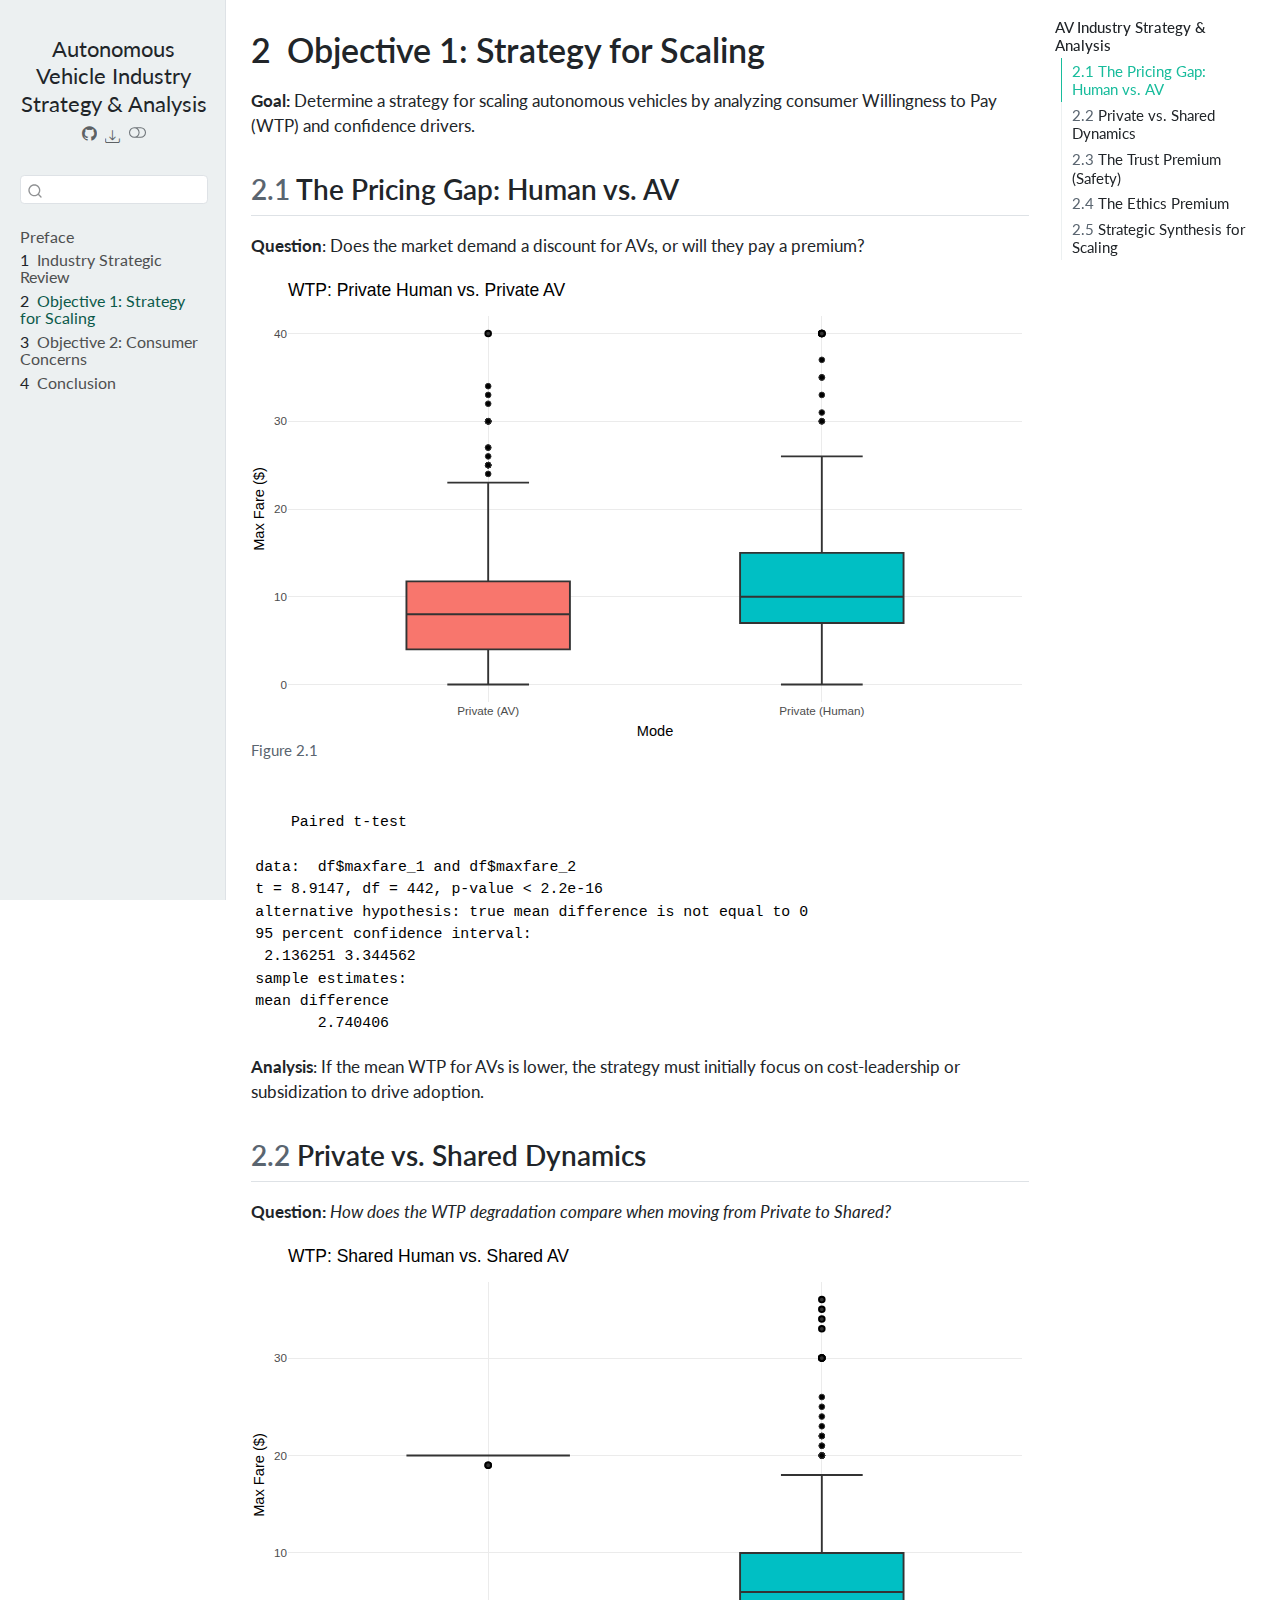
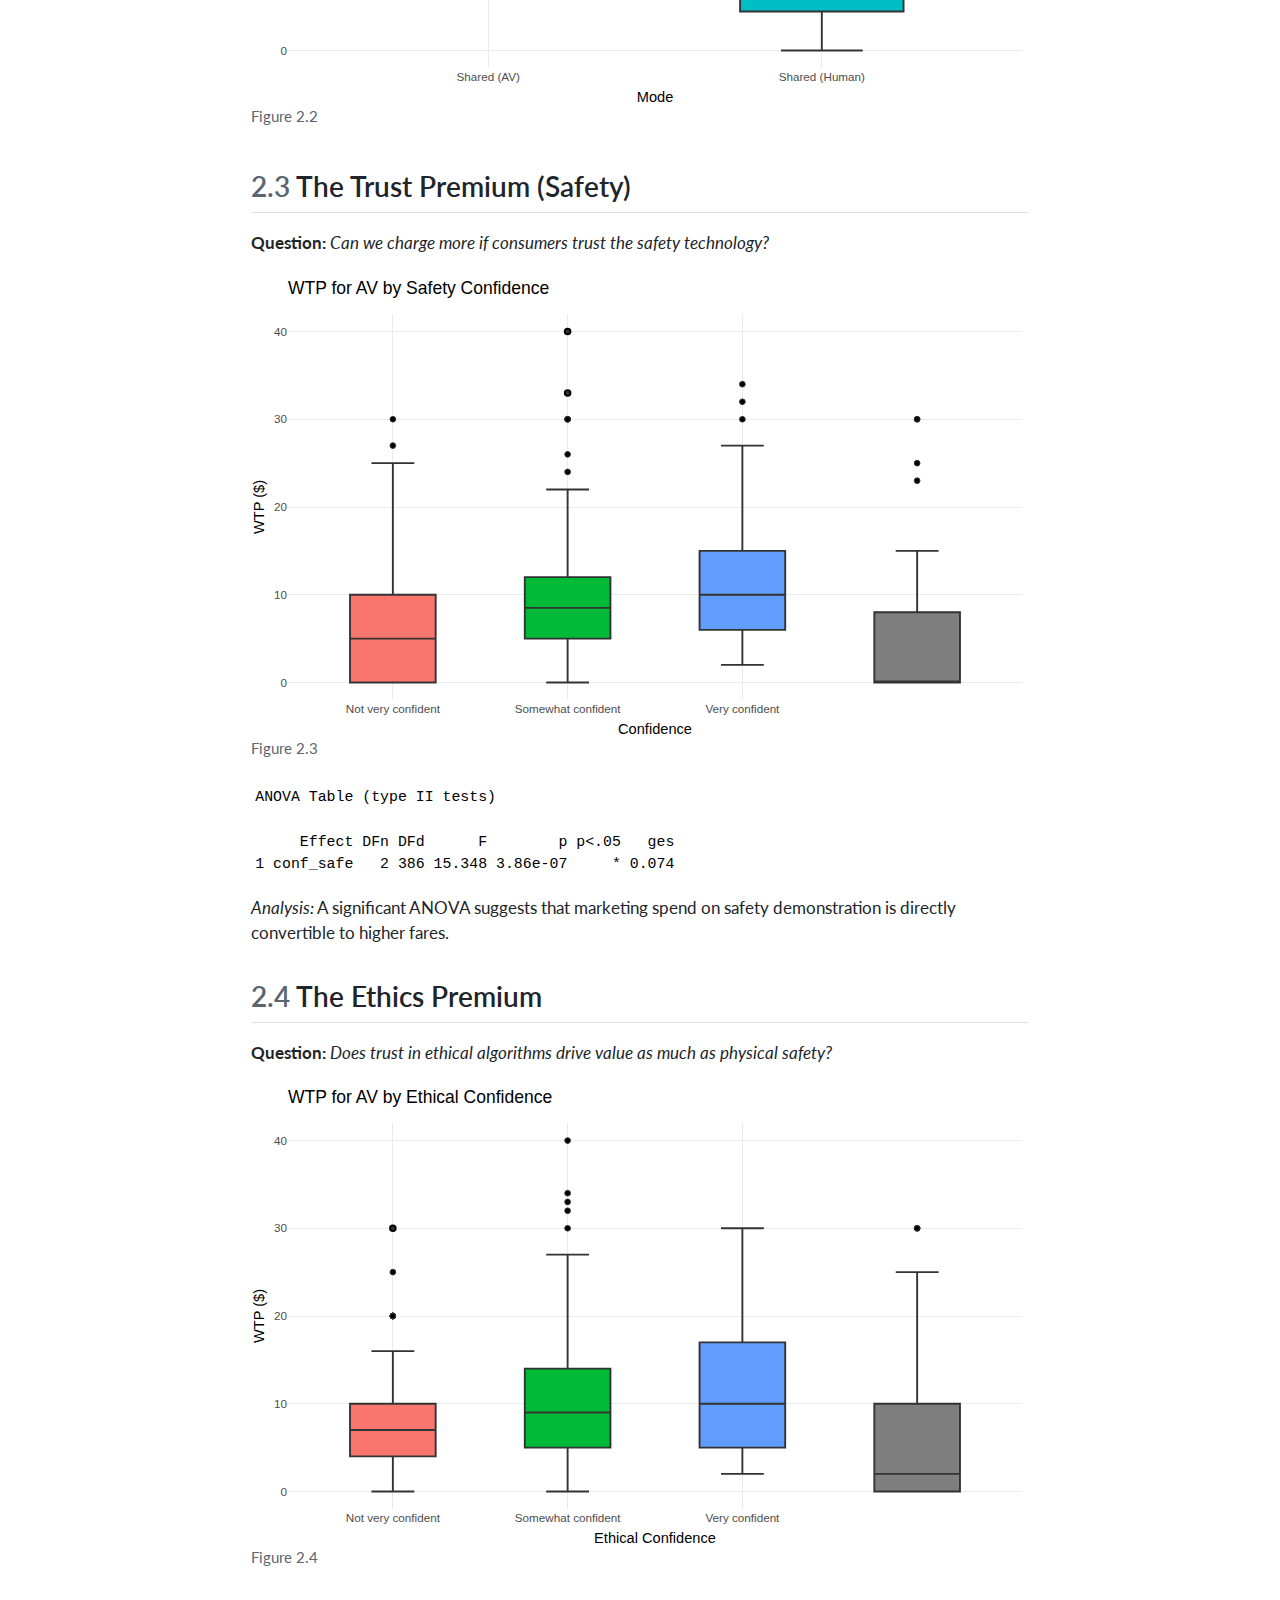
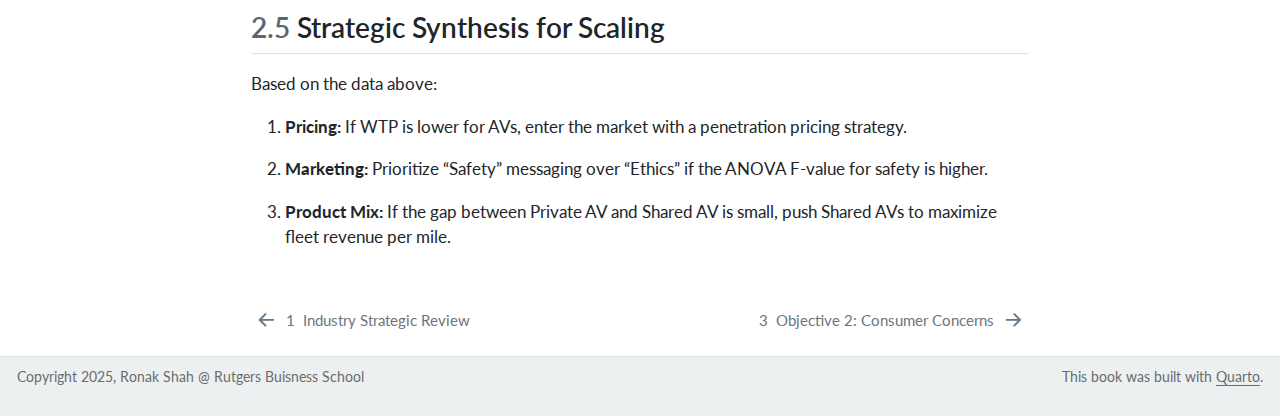
<file: docs/objectives_1.html>
<!DOCTYPE html>
<html xmlns="http://www.w3.org/1999/xhtml" lang="en" xml:lang="en"><head>
<meta http-equiv="Content-Type" content="text/html; charset=UTF-8">
<meta charset="utf-8">
<meta name="generator" content="quarto-1.8.26">
<meta name="viewport" content="width=device-width, initial-scale=1.0, user-scalable=yes">
<meta name="description" content="A comprehensive analysis of the autonomous vehicle industry, focusing on consumer behavior, market trends, and strategic insights for stakeholders.">
<title>2&nbsp; Objective 1: Strategy for Scaling – Autonomous Vehicle Industry Strategy &amp; Analysis</title>
<style>
code{white-space: pre-wrap;}
span.smallcaps{font-variant: small-caps;}
div.columns{display: flex; gap: min(4vw, 1.5em);}
div.column{flex: auto; overflow-x: auto;}
div.hanging-indent{margin-left: 1.5em; text-indent: -1.5em;}
ul.task-list{list-style: none;}
ul.task-list li input[type="checkbox"] {
  width: 0.8em;
  margin: 0 0.8em 0.2em -1em; /* quarto-specific, see https://github.com/quarto-dev/quarto-cli/issues/4556 */ 
  vertical-align: middle;
}
</style>

<script src="site_libs/quarto-nav/quarto-nav.js"></script>
<script src="site_libs/clipboard/clipboard.min.js"></script>
<script src="site_libs/quarto-search/autocomplete.umd.js"></script>
<script src="site_libs/quarto-search/fuse.min.js"></script>
<script src="site_libs/quarto-search/quarto-search.js"></script>
<meta name="quarto:offset" content="./">
<link href="./objectives_2.html" rel="next">
<link href="./intro.html" rel="prev">
<script src="site_libs/quarto-html/quarto.js" type="module"></script>
<script src="site_libs/quarto-html/tabsets/tabsets.js" type="module"></script>
<script src="site_libs/quarto-html/axe/axe-check.js" type="module"></script>
<script src="site_libs/quarto-html/popper.min.js"></script>
<script src="site_libs/quarto-html/tippy.umd.min.js"></script>
<script src="site_libs/quarto-html/anchor.min.js"></script>
<link href="site_libs/quarto-html/tippy.css" rel="stylesheet">
<link href="site_libs/quarto-html/quarto-syntax-highlighting-68c8bffd90dad8f2b55c52d7b6410dc0.css" rel="stylesheet" class="quarto-color-scheme" id="quarto-text-highlighting-styles">
<link href="site_libs/quarto-html/quarto-syntax-highlighting-dark-68c8bffd90dad8f2b55c52d7b6410dc0.css" rel="stylesheet" class="quarto-color-scheme quarto-color-alternate" id="quarto-text-highlighting-styles">
<link href="site_libs/quarto-html/quarto-syntax-highlighting-68c8bffd90dad8f2b55c52d7b6410dc0.css" rel="stylesheet" class="quarto-color-scheme-extra" id="quarto-text-highlighting-styles">
<script src="site_libs/bootstrap/bootstrap.min.js"></script>
<link href="site_libs/bootstrap/bootstrap-icons.css" rel="stylesheet">
<link href="site_libs/bootstrap/bootstrap-645eda57f71ee41f92e78aa476921749.min.css" rel="stylesheet" append-hash="true" class="quarto-color-scheme" id="quarto-bootstrap" data-mode="light">
<link href="site_libs/bootstrap/bootstrap-dark-04c48c223f2f5d07dc4ee371709bcce5.min.css" rel="stylesheet" append-hash="true" class="quarto-color-scheme quarto-color-alternate" id="quarto-bootstrap" data-mode="dark">
<link href="site_libs/bootstrap/bootstrap-645eda57f71ee41f92e78aa476921749.min.css" rel="stylesheet" append-hash="true" class="quarto-color-scheme-extra" id="quarto-bootstrap" data-mode="light"><script id="quarto-search-options" type="application/json">{
  "location": "sidebar",
  "copy-button": false,
  "collapse-after": 3,
  "panel-placement": "start",
  "type": "textbox",
  "limit": 50,
  "keyboard-shortcut": [
    "f",
    "/",
    "s"
  ],
  "show-item-context": false,
  "language": {
    "search-no-results-text": "No results",
    "search-matching-documents-text": "matching documents",
    "search-copy-link-title": "Copy link to search",
    "search-hide-matches-text": "Hide additional matches",
    "search-more-match-text": "more match in this document",
    "search-more-matches-text": "more matches in this document",
    "search-clear-button-title": "Clear",
    "search-text-placeholder": "",
    "search-detached-cancel-button-title": "Cancel",
    "search-submit-button-title": "Submit",
    "search-label": "Search"
  }
}</script><script type="application/json" class="js-hypothesis-config">
{
  "theme": "clean"
}
</script><script async="" src="https://hypothes.is/embed.js"></script><script>
  window.document.addEventListener("DOMContentLoaded", function (_event) {
    document.body.classList.add('hypothesis-enabled');
  });
</script><link href="site_libs/htmltools-fill-0.5.8.1/fill.css" rel="stylesheet">
<script src="site_libs/htmlwidgets-1.6.4/htmlwidgets.js"></script><script src="site_libs/plotly-binding-4.11.0/plotly.js"></script><script src="site_libs/typedarray-0.1/typedarray.min.js"></script><script src="site_libs/jquery-3.5.1/jquery.min.js"></script><link href="site_libs/crosstalk-1.2.2/css/crosstalk.min.css" rel="stylesheet">
<script src="site_libs/crosstalk-1.2.2/js/crosstalk.min.js"></script><link href="site_libs/plotly-htmlwidgets-css-2.11.1/plotly-htmlwidgets.css" rel="stylesheet">
<script src="site_libs/plotly-main-2.11.1/plotly-latest.min.js"></script>
</head>
<body class="nav-sidebar docked quarto-light"><script id="quarto-html-before-body" type="application/javascript">
    const toggleBodyColorMode = (bsSheetEl) => {
      const mode = bsSheetEl.getAttribute("data-mode");
      const bodyEl = window.document.querySelector("body");
      if (mode === "dark") {
        bodyEl.classList.add("quarto-dark");
        bodyEl.classList.remove("quarto-light");
      } else {
        bodyEl.classList.add("quarto-light");
        bodyEl.classList.remove("quarto-dark");
      }
    }
    const toggleBodyColorPrimary = () => {
      const bsSheetEl = window.document.querySelector("link#quarto-bootstrap:not([rel=disabled-stylesheet])");
      if (bsSheetEl) {
        toggleBodyColorMode(bsSheetEl);
      }
    }
    const setColorSchemeToggle = (alternate) => {
      const toggles = window.document.querySelectorAll('.quarto-color-scheme-toggle');
      for (let i=0; i < toggles.length; i++) {
        const toggle = toggles[i];
        if (toggle) {
          if (alternate) {
            toggle.classList.add("alternate");
          } else {
            toggle.classList.remove("alternate");
          }
        }
      }
    };
    const toggleColorMode = (alternate) => {
      // Switch the stylesheets
      const primaryStylesheets = window.document.querySelectorAll('link.quarto-color-scheme:not(.quarto-color-alternate)');
      const alternateStylesheets = window.document.querySelectorAll('link.quarto-color-scheme.quarto-color-alternate');
      manageTransitions('#quarto-margin-sidebar .nav-link', false);
      if (alternate) {
        // note: dark is layered on light, we don't disable primary!
        enableStylesheet(alternateStylesheets);
        for (const sheetNode of alternateStylesheets) {
          if (sheetNode.id === "quarto-bootstrap") {
            toggleBodyColorMode(sheetNode);
          }
        }
      } else {
        disableStylesheet(alternateStylesheets);
        enableStylesheet(primaryStylesheets)
        toggleBodyColorPrimary();
      }
      manageTransitions('#quarto-margin-sidebar .nav-link', true);
      // Switch the toggles
      setColorSchemeToggle(alternate)
      // Hack to workaround the fact that safari doesn't
      // properly recolor the scrollbar when toggling (#1455)
      if (navigator.userAgent.indexOf('Safari') > 0 && navigator.userAgent.indexOf('Chrome') == -1) {
        manageTransitions("body", false);
        window.scrollTo(0, 1);
        setTimeout(() => {
          window.scrollTo(0, 0);
          manageTransitions("body", true);
        }, 40);
      }
    }
    const disableStylesheet = (stylesheets) => {
      for (let i=0; i < stylesheets.length; i++) {
        const stylesheet = stylesheets[i];
        stylesheet.rel = 'disabled-stylesheet';
      }
    }
    const enableStylesheet = (stylesheets) => {
      for (let i=0; i < stylesheets.length; i++) {
        const stylesheet = stylesheets[i];
        if(stylesheet.rel !== 'stylesheet') { // for Chrome, which will still FOUC without this check
          stylesheet.rel = 'stylesheet';
        }
      }
    }
    const manageTransitions = (selector, allowTransitions) => {
      const els = window.document.querySelectorAll(selector);
      for (let i=0; i < els.length; i++) {
        const el = els[i];
        if (allowTransitions) {
          el.classList.remove('notransition');
        } else {
          el.classList.add('notransition');
        }
      }
    }
    const isFileUrl = () => {
      return window.location.protocol === 'file:';
    }
    const hasAlternateSentinel = () => {
      let styleSentinel = getColorSchemeSentinel();
      if (styleSentinel !== null) {
        return styleSentinel === "alternate";
      } else {
        return false;
      }
    }
    const setStyleSentinel = (alternate) => {
      const value = alternate ? "alternate" : "default";
      if (!isFileUrl()) {
        window.localStorage.setItem("quarto-color-scheme", value);
      } else {
        localAlternateSentinel = value;
      }
    }
    const getColorSchemeSentinel = () => {
      if (!isFileUrl()) {
        const storageValue = window.localStorage.getItem("quarto-color-scheme");
        return storageValue != null ? storageValue : localAlternateSentinel;
      } else {
        return localAlternateSentinel;
      }
    }
    const toggleGiscusIfUsed = (isAlternate, darkModeDefault) => {
      const baseTheme = document.querySelector('#giscus-base-theme')?.value ?? 'light';
      const alternateTheme = document.querySelector('#giscus-alt-theme')?.value ?? 'dark';
      let newTheme = '';
      if(authorPrefersDark) {
        newTheme = isAlternate ? baseTheme : alternateTheme;
      } else {
        newTheme = isAlternate ? alternateTheme : baseTheme;
      }
      const changeGiscusTheme = () => {
        // From: https://github.com/giscus/giscus/issues/336
        const sendMessage = (message) => {
          const iframe = document.querySelector('iframe.giscus-frame');
          if (!iframe) return;
          iframe.contentWindow.postMessage({ giscus: message }, 'https://giscus.app');
        }
        sendMessage({
          setConfig: {
            theme: newTheme
          }
        });
      }
      const isGiscussLoaded = window.document.querySelector('iframe.giscus-frame') !== null;
      if (isGiscussLoaded) {
        changeGiscusTheme();
      }
    };
    const authorPrefersDark = false;
    const darkModeDefault = authorPrefersDark;
      document.querySelector('link#quarto-text-highlighting-styles.quarto-color-scheme-extra').rel = 'disabled-stylesheet';
      document.querySelector('link#quarto-bootstrap.quarto-color-scheme-extra').rel = 'disabled-stylesheet';
    let localAlternateSentinel = darkModeDefault ? 'alternate' : 'default';
    // Dark / light mode switch
    window.quartoToggleColorScheme = () => {
      // Read the current dark / light value
      let toAlternate = !hasAlternateSentinel();
      toggleColorMode(toAlternate);
      setStyleSentinel(toAlternate);
      toggleGiscusIfUsed(toAlternate, darkModeDefault);
      window.dispatchEvent(new Event('resize'));
    };
    // Switch to dark mode if need be
    if (hasAlternateSentinel()) {
      toggleColorMode(true);
    } else {
      toggleColorMode(false);
    }
  </script>

<div id="quarto-search-results"></div>
  <header id="quarto-header" class="headroom fixed-top"><nav class="quarto-secondary-nav"><div class="container-fluid d-flex">
      <button type="button" class="quarto-btn-toggle btn" data-bs-toggle="collapse" role="button" data-bs-target=".quarto-sidebar-collapse-item" aria-controls="quarto-sidebar" aria-expanded="false" aria-label="Toggle sidebar navigation" onclick="if (window.quartoToggleHeadroom) { window.quartoToggleHeadroom(); }">
        <i class="bi bi-layout-text-sidebar-reverse"></i>
      </button>
        <a class="flex-grow-1 no-decor" role="navigation" data-bs-toggle="collapse" data-bs-target=".quarto-sidebar-collapse-item" aria-controls="quarto-sidebar" aria-expanded="false" aria-label="Toggle sidebar navigation" onclick="if (window.quartoToggleHeadroom) { window.quartoToggleHeadroom(); }">      
          <h1 class="quarto-secondary-nav-title">
<span class="chapter-number">2</span>&nbsp; <span class="chapter-title">Objective 1: Strategy for Scaling</span>
</h1>
        </a>     
      <button type="button" class="btn quarto-search-button" aria-label="Search" onclick="window.quartoOpenSearch();">
        <i class="bi bi-search"></i>
      </button>
    </div>
  </nav></header><!-- content --><div id="quarto-content" class="quarto-container page-columns page-rows-contents page-layout-article">
<!-- sidebar -->
  <nav id="quarto-sidebar" class="sidebar collapse collapse-horizontal quarto-sidebar-collapse-item sidebar-navigation docked overflow-auto"><div class="pt-lg-2 mt-2 text-center sidebar-header">
    <div class="sidebar-title mb-0 py-0">
      <a href="./">Autonomous Vehicle Industry Strategy &amp; Analysis</a> 
        <div class="sidebar-tools-main tools-wide">
    <a href="https://github.com/rhshah/AV_analysis" title="Source Code" class="quarto-navigation-tool px-1" aria-label="Source Code"><i class="bi bi-github"></i></a>
    <div class="dropdown">
      <a href="" title="Download" id="quarto-navigation-tool-dropdown-0" class="quarto-navigation-tool dropdown-toggle px-1" data-bs-toggle="dropdown" aria-expanded="false" role="link" aria-label="Download"><i class="bi bi-download"></i></a>
      <ul class="dropdown-menu" aria-labelledby="quarto-navigation-tool-dropdown-0">
<li>
            <a class="dropdown-item sidebar-tools-main-item" href="./Autonomous-Vehicle-Industry-Strategy---Analysis.docx">
              <i class="bi bi-file-word pe-1"></i>
            Download Docx
            </a>
          </li>
          <li>
            <a class="dropdown-item sidebar-tools-main-item" href="./Autonomous-Vehicle-Industry-Strategy---Analysis.pdf">
              <i class="bi bi-file-pdf pe-1"></i>
            Download PDF
            </a>
          </li>
      </ul>
</div>
  <a href="" class="quarto-color-scheme-toggle quarto-navigation-tool  px-1" onclick="window.quartoToggleColorScheme(); return false;" title="Toggle dark mode"><i class="bi"></i></a>
</div>
    </div>
      </div>
        <div class="mt-2 flex-shrink-0 align-items-center">
        <div class="sidebar-search">
        <div id="quarto-search" class="" title="Search"></div>
        </div>
        </div>
    <div class="sidebar-menu-container"> 
    <ul class="list-unstyled mt-1">
<li class="sidebar-item">
  <div class="sidebar-item-container"> 
  <a href="./index.html" class="sidebar-item-text sidebar-link">
 <span class="menu-text">Preface</span></a>
  </div>
</li>
        <li class="sidebar-item">
  <div class="sidebar-item-container"> 
  <a href="./intro.html" class="sidebar-item-text sidebar-link">
 <span class="menu-text"><span class="chapter-number">1</span>&nbsp; <span class="chapter-title">Industry Strategic Review</span></span></a>
  </div>
</li>
        <li class="sidebar-item">
  <div class="sidebar-item-container"> 
  <a href="./objectives_1.html" class="sidebar-item-text sidebar-link active">
 <span class="menu-text"><span class="chapter-number">2</span>&nbsp; <span class="chapter-title">Objective 1: Strategy for Scaling</span></span></a>
  </div>
</li>
        <li class="sidebar-item">
  <div class="sidebar-item-container"> 
  <a href="./objectives_2.html" class="sidebar-item-text sidebar-link">
 <span class="menu-text"><span class="chapter-number">3</span>&nbsp; <span class="chapter-title">Objective 2: Consumer Concerns</span></span></a>
  </div>
</li>
        <li class="sidebar-item">
  <div class="sidebar-item-container"> 
  <a href="./conclusion.html" class="sidebar-item-text sidebar-link">
 <span class="menu-text"><span class="chapter-number">4</span>&nbsp; <span class="chapter-title">Conclusion</span></span></a>
  </div>
</li>
    </ul>
</div>
</nav><div id="quarto-sidebar-glass" class="quarto-sidebar-collapse-item" data-bs-toggle="collapse" data-bs-target=".quarto-sidebar-collapse-item"></div>
<!-- margin-sidebar -->
    <div id="quarto-margin-sidebar" class="sidebar margin-sidebar">
        <nav id="TOC" role="doc-toc" class="toc-active"><h2 id="toc-title">AV Industry Strategy &amp; Analysis</h2>
   
  <ul>
<li><a href="#the-pricing-gap-human-vs.-av" id="toc-the-pricing-gap-human-vs.-av" class="nav-link active" data-scroll-target="#the-pricing-gap-human-vs.-av"><span class="header-section-number">2.1</span> The Pricing Gap: Human vs.&nbsp;AV</a></li>
  <li><a href="#private-vs.-shared-dynamics" id="toc-private-vs.-shared-dynamics" class="nav-link" data-scroll-target="#private-vs.-shared-dynamics"><span class="header-section-number">2.2</span> Private vs.&nbsp;Shared Dynamics</a></li>
  <li><a href="#the-trust-premium-safety" id="toc-the-trust-premium-safety" class="nav-link" data-scroll-target="#the-trust-premium-safety"><span class="header-section-number">2.3</span> The Trust Premium (Safety)</a></li>
  <li><a href="#the-ethics-premium" id="toc-the-ethics-premium" class="nav-link" data-scroll-target="#the-ethics-premium"><span class="header-section-number">2.4</span> The Ethics Premium</a></li>
  <li><a href="#strategic-synthesis-for-scaling" id="toc-strategic-synthesis-for-scaling" class="nav-link" data-scroll-target="#strategic-synthesis-for-scaling"><span class="header-section-number">2.5</span> Strategic Synthesis for Scaling</a></li>
  </ul></nav>
    </div>
<!-- main -->
<main class="content" id="quarto-document-content"><header id="title-block-header" class="quarto-title-block default"><div class="quarto-title">
<h1 class="title d-none d-lg-block">
<span class="chapter-number">2</span>&nbsp; <span class="chapter-title">Objective 1: Strategy for Scaling</span>
</h1>
</div>



<div class="quarto-title-meta">

    
  
    
  </div>
  


</header><p><strong>Goal:</strong> Determine a strategy for scaling autonomous vehicles by analyzing consumer Willingness to Pay (WTP) and confidence drivers.</p>
<section id="the-pricing-gap-human-vs.-av" class="level2" data-number="2.1"><h2 data-number="2.1" class="anchored" data-anchor-id="the-pricing-gap-human-vs.-av">
<span class="header-section-number">2.1</span> The Pricing Gap: Human vs.&nbsp;AV</h2>
<p><strong>Question</strong>: Does the market demand a discount for AVs, or will they pay a premium?</p>
<div class="cell">
<div id="fig-wtp-comp" class="cell-output-display quarto-float quarto-figure quarto-figure-center anchored">
<figure class="quarto-float quarto-float-fig figure"><div aria-describedby="fig-wtp-comp-caption-0ceaefa1-69ba-4598-a22c-09a6ac19f8ca">
<div class="plotly html-widget html-fill-item" id="htmlwidget-9810bf75c6158ef6f806" style="width:100%;height:464px;"></div>
<script type="application/json" data-for="htmlwidget-9810bf75c6158ef6f806">{"x":{"data":[{"x":[1,1,1,1,1,1,1,1,1,1,1,1,1,1,1,1,1,1,1,1,1,1,1,1,1,1,1,1,1,1,1,1,1,1,1,1,1,1,1,1,1,1,1,1,1,1,1,1,1,1,1,1,1,1,1,1,1,1,1,1,1,1,1,1,1,1,1,1,1,1,1,1,1,1,1,1,1,1,1,1,1,1,1,1,1,1,1,1,1,1,1,1,1,1,1,1,1,1,1,1,1,1,1,1,1,1,1,1,1,1,1,1,1,1,1,1,1,1,1,1,1,1,1,1,1,1,1,1,1,1,1,1,1,1,1,1,1,1,1,1,1,1,1,1,1,1,1,1,1,1,1,1,1,1,1,1,1,1,1,1,1,1,1,1,1,1,1,1,1,1,1,1,1,1,1,1,1,1,1,1,1,1,1,1,1,1,1,1,1,1,1,1,1,1,1,1,1,1,1,1,1,1,1,1,1,1,1,1,1,1,1,1,1,1,1,1,1,1,1,1,1,1,1,1,1,1,1,1,1,1,1,1,1,1,1,1,1,1,1,1,1,1,1,1,1,1,1,1,1,1,1,1,1,1,1,1,1,1,1,1,1,1,1,1,1,1,1,1,1,1,1,1,1,1,1,1,1,1,1,1,1,1,1,1,1,1,1,1,1,1,1,1,1,1,1,1,1,1,1,1,1,1,1,1,1,1,1,1,1,1,1,1,1,1,1,1,1,1,1,1,1,1,1,1,1,1,1,1,1,1,1,1,1,1,1,1,1,1,1,1,1,1,1,1,1,1,1,1,1,1,1,1,1,1,1,1,1,1,1,1,1,1,1,1,1,1,1,1,1,1,1,1,1,1,1,1,1,1,1,1,1,1,1,1,1,1,1,1,1,1,1,1,1,1,1,1,1,1,1,1,1,1,1,1,1,1,1,1,1,1,1,1,1,1,1,1,1,1,1,1,1,1,1,1,1,1,1,1,1,1,1,1,1,1,1,1,1,1,1,1,1,1,1],"y":[0,10,3,4,0,5,10,0,11,0,0,27,0,11,8,15,1,8,1,6,5,5,4,25,0,10,30,5,30,7,2,9,15,0,0,10,10,2,10,0,2,4,5,4,12,15,0,5,0,15,10,18,5,6,10,3,11,0,0,4,20,8,6,5,8,8,0,4,5,0,5,8,5,10,5,3,0,10,14,18,8,25,0,7,20,10,34,5,5,16,9,5,4,1,3,0,2,6,11,8,6,0,25,19,0,10,5,10,9,10,10,5,10,20,6,30,20,5,4,15,16,12,10,0,4,15,5,22,0,4,6,10,1,1,0,0,3,10,5,20,10,20,7,25,10,5,0,5,15,0,0,9,2,0,10,8,7,26,0,12,3,9,0,3,10,1,0,7,11,20,15,0,20,12,20,20,15,7,10,5,12,10,4,10,6,15,10,6,4,20,10,4,20,15,4,15,6,8,6,4,15,12,20,8,0,6,1,17,8,15,10,8,3,27,10,7,5,4,0,5,8,21,0,30,5,0,1,2,6,6,0,9,0,4,0,10,0,10,4,6,15,5,19,22,10,12,10,12,15,1,0,4,11,10,15,8,15,15,4,24,6,6,12,10,5,7,1,3,4,15,1,0,0,4,5,0,10,8,10,9,0,4,8,2,10,10,9,16,1,6,5,10,4,0,10,12,10,10,14,1,14,15,15,11,9,1,10,10,0,16,5,12,15,6,8,0,9,0,6,2,8,7,7,10,0,5,0,4,15,5,7,1,9,7,6,0,14,8,9,1,4,4,5,6,10,5,23,12,20,10,5,0,0,10,10,20,10,8,0,10,10,0,32,0,8,10,10,20,20,0,12,10,2,30,15,12,0,0,2,4,8,12,10,10,0,5,4,1,16,0,8,6,5,10,10,12,0,10,16,15,23,6,5,40,10,30,10,3,15,10,20,7,33,0,5,6,25,0,3,0,8,5,22,12,4,6,15,20,4,6,14,30,20,6,15,10,10,15,8,0,3,15,15],"hoverinfo":"y","type":"box","fillcolor":"rgba(248,118,109,1)","marker":{"opacity":null,"outliercolor":"rgba(0,0,0,1)","line":{"width":1.8897637795275593,"color":"rgba(0,0,0,1)"},"size":5.6692913385826778},"line":{"color":"rgba(51,51,51,1)","width":1.8897637795275593},"name":"Private (AV)","legendgroup":"Private (AV)","showlegend":true,"xaxis":"x","yaxis":"y","frame":null},{"x":[2,2,2,2,2,2,2,2,2,2,2,2,2,2,2,2,2,2,2,2,2,2,2,2,2,2,2,2,2,2,2,2,2,2,2,2,2,2,2,2,2,2,2,2,2,2,2,2,2,2,2,2,2,2,2,2,2,2,2,2,2,2,2,2,2,2,2,2,2,2,2,2,2,2,2,2,2,2,2,2,2,2,2,2,2,2,2,2,2,2,2,2,2,2,2,2,2,2,2,2,2,2,2,2,2,2,2,2,2,2,2,2,2,2,2,2,2,2,2,2,2,2,2,2,2,2,2,2,2,2,2,2,2,2,2,2,2,2,2,2,2,2,2,2,2,2,2,2,2,2,2,2,2,2,2,2,2,2,2,2,2,2,2,2,2,2,2,2,2,2,2,2,2,2,2,2,2,2,2,2,2,2,2,2,2,2,2,2,2,2,2,2,2,2,2,2,2,2,2,2,2,2,2,2,2,2,2,2,2,2,2,2,2,2,2,2,2,2,2,2,2,2,2,2,2,2,2,2,2,2,2,2,2,2,2,2,2,2,2,2,2,2,2,2,2,2,2,2,2,2,2,2,2,2,2,2,2,2,2,2,2,2,2,2,2,2,2,2,2,2,2,2,2,2,2,2,2,2,2,2,2,2,2,2,2,2,2,2,2,2,2,2,2,2,2,2,2,2,2,2,2,2,2,2,2,2,2,2,2,2,2,2,2,2,2,2,2,2,2,2,2,2,2,2,2,2,2,2,2,2,2,2,2,2,2,2,2,2,2,2,2,2,2,2,2,2,2,2,2,2,2,2,2,2,2,2,2,2,2,2,2,2,2,2,2,2,2,2,2,2,2,2,2,2,2,2,2,2,2,2,2,2,2,2,2,2,2,2,2,2,2,2,2,2,2,2,2,2,2,2,2,2,2,2,2,2,2,2,2,2,2,2,2,2,2,2,2,2,2,2,2,2,2,2,2,2,2,2,2,2,2,2,2,2,2,2,2,2,2,2,2,2,2],"y":[10,10,8,12,20,10,0,18,10,20,15,6,10,5,17,25,8,5,14,12,1,5,8,7,3,5,10,15,8,20,5,9,10,5,10,12,16,18,10,16,10,8,0,10,5,8,12,14,19,8,10,7,10,20,10,6,9,10,10,0,0,26,30,15,33,10,10,12,15,10,6,10,10,30,8,5,25,15,8,12,10,10,2,15,40,20,3,5,5,8,0,25,40,17,18,10,14,10,10,15,6,14,15,7,15,10,5,5,6,10,12,0,0,20,8,35,3,16,5,8,10,10,15,14,0,10,12,24,20,6,20,12,13,20,10,8,10,6,15,10,5,0,8,10,10,7,6,30,10,8,20,12,4,8,8,12,18,4,12,9,19,0,0,20,2,11,8,15,12,13,7,9,10,5,10,10,20,12,8,8,0,15,8,15,4,5,14,9,0,15,10,10,8,8,10,20,10,7,15,40,13,10,13,3,20,20,15,15,15,14,13,1,15,10,20,7,4,7,12,15,10,12,10,11,20,15,8,20,5,25,0,2,20,10,10,9,10,6,10,14,12,8,9,7,10,22,4,5,13,12,10,12,13,19,15,10,11,20,13,10,10,20,26,2,11,10,0,20,15,8,20,10,10,1,10,0,5,6,12,7,10,6,6,5,10,5,22,10,15,2,11,6,37,10,7,8,8,24,7,3,18,10,20,7,10,10,2,10,10,0,18,8,5,10,7,8,10,8,6,10,10,10,20,12,11,20,7,10,17,10,3,25,16,12,13,0,13,13,12,15,6,10,20,6,5,6,9,16,10,8,7,10,6,20,26,10,11,10,16,21,8,35,6,20,7,10,15,10,20,7,31,0,10,10,8,5,5,21,10,10,25,12,5,10,12,15,6,6,10,20,10,10,20,10,15,12,10,9,11,15,17,10,14,5,6,5,5,11,8,21,10,10,17,5,15,40,7,8,0,10,10,19,10,12,4,2,10,15,11,7,2,6,10,12,20,15,0,10,20,4,19,5,15],"hoverinfo":"y","type":"box","fillcolor":"rgba(0,191,196,1)","marker":{"opacity":null,"outliercolor":"rgba(0,0,0,1)","line":{"width":1.8897637795275593,"color":"rgba(0,0,0,1)"},"size":5.6692913385826778},"line":{"color":"rgba(51,51,51,1)","width":1.8897637795275593},"name":"Private (Human)","legendgroup":"Private (Human)","showlegend":true,"xaxis":"x","yaxis":"y","frame":null}],"layout":{"margin":{"t":40.840182648401829,"r":7.3059360730593621,"b":37.260273972602747,"l":37.260273972602747},"paper_bgcolor":"rgba(255,255,255,1)","font":{"color":"rgba(0,0,0,1)","family":"","size":14.611872146118724},"title":{"text":"WTP: Private Human vs. Private AV","font":{"color":"rgba(0,0,0,1)","family":"","size":17.534246575342465},"x":0,"xref":"paper"},"xaxis":{"domain":[0,1],"automargin":true,"type":"linear","autorange":false,"range":[0.40000000000000002,2.6000000000000001],"tickmode":"array","ticktext":["Private (AV)","Private (Human)"],"tickvals":[1,2],"categoryorder":"array","categoryarray":["Private (AV)","Private (Human)"],"nticks":null,"ticks":"","tickcolor":null,"ticklen":3.6529680365296811,"tickwidth":0,"showticklabels":true,"tickfont":{"color":"rgba(77,77,77,1)","family":"","size":11.68949771689498},"tickangle":-0,"showline":false,"linecolor":null,"linewidth":0,"showgrid":true,"gridcolor":"rgba(235,235,235,1)","gridwidth":0,"zeroline":false,"anchor":"y","title":{"text":"Mode","font":{"color":"rgba(0,0,0,1)","family":"","size":14.611872146118724}},"hoverformat":".2f"},"yaxis":{"domain":[0,1],"automargin":true,"type":"linear","autorange":false,"range":[-2,42],"tickmode":"array","ticktext":["0","10","20","30","40"],"tickvals":[0,10,20,30,40],"categoryorder":"array","categoryarray":["0","10","20","30","40"],"nticks":null,"ticks":"","tickcolor":null,"ticklen":3.6529680365296811,"tickwidth":0,"showticklabels":true,"tickfont":{"color":"rgba(77,77,77,1)","family":"","size":11.68949771689498},"tickangle":-0,"showline":false,"linecolor":null,"linewidth":0,"showgrid":true,"gridcolor":"rgba(235,235,235,1)","gridwidth":0,"zeroline":false,"anchor":"x","title":{"text":"Max Fare ($)","font":{"color":"rgba(0,0,0,1)","family":"","size":14.611872146118724}},"hoverformat":".2f"},"shapes":[{"type":"rect","fillcolor":null,"line":{"color":null,"width":0,"linetype":[]},"yref":"paper","xref":"paper","layer":"below","x0":0,"x1":1,"y0":0,"y1":1}],"showlegend":false,"legend":{"bgcolor":null,"bordercolor":null,"borderwidth":0,"font":{"color":"rgba(0,0,0,1)","family":"","size":11.68949771689498}},"hovermode":"closest","barmode":"relative"},"config":{"doubleClick":"reset","modeBarButtonsToAdd":["hoverclosest","hovercompare"],"showSendToCloud":false},"source":"A","attrs":{"3ebc50946b90":{"x":{},"y":{},"fill":{},"type":"box"}},"cur_data":"3ebc50946b90","visdat":{"3ebc50946b90":["function (y) ","x"]},"highlight":{"on":"plotly_click","persistent":false,"dynamic":false,"selectize":false,"opacityDim":0.20000000000000001,"selected":{"opacity":1},"debounce":0},"shinyEvents":["plotly_hover","plotly_click","plotly_selected","plotly_relayout","plotly_brushed","plotly_brushing","plotly_clickannotation","plotly_doubleclick","plotly_deselect","plotly_afterplot","plotly_sunburstclick"],"base_url":"https://plot.ly"},"evals":[],"jsHooks":[]}</script>
</div>
<figcaption class="quarto-float-caption-bottom quarto-float-caption quarto-float-fig quarto-uncaptioned" id="fig-wtp-comp-caption-0ceaefa1-69ba-4598-a22c-09a6ac19f8ca">
Figure&nbsp;2.1
</figcaption></figure>
</div>
<div class="cell-output cell-output-stdout">
<pre><code>
    Paired t-test

data:  df$maxfare_1 and df$maxfare_2
t = 8.9147, df = 442, p-value &lt; 2.2e-16
alternative hypothesis: true mean difference is not equal to 0
95 percent confidence interval:
 2.136251 3.344562
sample estimates:
mean difference 
       2.740406 </code></pre>
</div>
</div>
<p><strong>Analysis</strong>: If the mean WTP for AVs is lower, the strategy must initially focus on cost-leadership or subsidization to drive adoption.</p>
</section><section id="private-vs.-shared-dynamics" class="level2" data-number="2.2"><h2 data-number="2.2" class="anchored" data-anchor-id="private-vs.-shared-dynamics">
<span class="header-section-number">2.2</span> Private vs.&nbsp;Shared Dynamics</h2>
<p><strong>Question:</strong> <em>How does the WTP degradation compare when moving from Private to Shared?</em></p>
<div class="cell">
<div id="fig-wtp-shared" class="cell-output-display quarto-float quarto-figure quarto-figure-center anchored">
<figure class="quarto-float quarto-float-fig figure"><div aria-describedby="fig-wtp-shared-caption-0ceaefa1-69ba-4598-a22c-09a6ac19f8ca">
<div class="plotly html-widget html-fill-item" id="htmlwidget-76cc56817de92ba63b96" style="width:100%;height:464px;"></div>
<script type="application/json" data-for="htmlwidget-76cc56817de92ba63b96">{"x":{"data":[{"x":[1,1,1,1,1,1,1,1,1,1,1,1,1,1,1,1,1,1,1,1,1,1,1,1,1,1,1,1,1,1,1,1,1,1,1,1,1,1,1,1,1,1,1,1,1,1,1,1,1,1,1,1,1,1,1,1,1,1,1,1,1,1,1,1,1,1,1,1,1,1,1,1,1,1,1,1,1,1,1,1,1,1,1,1,1,1,1,1,1,1,1,1,1,1,1,1,1,1,1,1,1,1,1,1,1,1,1,1,1,1,1,1,1,1,1,1,1,1,1,1,1,1,1,1,1,1,1,1,1,1,1,1,1,1,1,1,1,1,1,1,1,1,1,1,1,1,1,1,1,1,1,1,1,1,1,1,1,1,1,1,1,1,1,1,1,1,1,1,1,1,1,1,1,1,1,1,1,1,1,1,1,1,1,1,1,1,1,1,1,1,1,1,1,1,1,1,1,1,1,1,1,1,1,1,1,1,1,1,1,1,1,1,1,1,1,1,1,1,1,1,1,1,1,1,1,1,1,1,1,1,1,1,1,1,1,1,1,1,1,1,1,1,1,1,1,1,1,1,1,1,1,1,1,1,1,1,1,1,1,1,1,1,1,1,1,1,1,1,1,1,1,1,1,1,1,1,1,1,1,1,1,1,1,1,1,1,1,1,1,1,1,1,1,1,1,1,1,1,1,1,1,1,1,1,1,1,1,1,1,1,1,1,1,1,1,1,1,1,1,1,1,1,1,1,1,1,1,1,1,1,1,1,1,1,1,1,1,1,1,1,1,1,1,1,1,1,1,1,1,1,1,1,1,1,1,1,1,1,1,1,1,1,1,1,1,1,1,1,1,1,1,1,1,1,1,1,1,1,1,1,1,1,1,1,1,1,1,1,1,1,1,1,1,1,1,1,1,1,1,1,1,1,1,1,1,1,1,1,1,1,1,1,1,1,1,1,1,1,1,1,1,1,1,1,1,1,1,1,1,1,1,1,1,1,1,1,1,1,1,1,1,1,1],"y":[20,20,20,20,20,20,20,20,20,20,20,20,20,20,20,20,20,20,20,20,20,20,20,20,20,20,20,20,20,20,20,20,20,20,20,20,20,20,20,20,20,20,20,20,20,20,20,20,20,20,20,20,20,20,20,20,20,20,20,20,20,20,20,20,20,20,20,20,20,20,20,20,20,20,20,20,20,20,20,20,20,20,20,20,20,20,20,20,20,20,20,20,20,20,20,20,20,20,20,20,20,20,20,20,20,20,20,20,20,20,20,20,20,20,20,20,20,20,20,20,20,20,20,20,20,20,20,20,20,20,20,20,20,20,20,20,20,20,20,20,20,20,20,20,20,20,20,20,20,20,20,19,20,20,20,20,20,20,20,20,20,20,20,20,20,20,20,20,20,20,20,20,20,20,20,20,20,20,20,20,20,20,20,20,20,20,20,20,20,20,20,20,20,20,20,20,20,20,20,20,20,20,20,20,20,20,20,20,20,20,20,20,20,20,20,20,20,20,20,20,20,20,20,20,20,20,20,20,20,20,20,20,20,20,20,20,20,20,20,20,20,20,20,20,20,20,20,20,20,20,19,20,20,20,20,20,20,20,20,20,20,20,20,20,20,20,20,20,20,20,20,20,20,20,20,20,20,20,20,20,20,20,20,20,20,20,20,20,20,20,20,20,20,20,20,20,20,20,20,20,20,20,20,20,20,20,20,20,20,20,20,20,20,20,20,20,20,20,20,20,20,20,20,20,20,20,20,20,20,20,20,20,20,20,20,20,20,20,20,20,20,20,20,20,20,20,20,20,20,20,20,20,20,20,20,20,20,20,20,20,20,20,20,20,20,20,20,20,20,20,20,20,20,20,20,20,20,20,20,20,20,20,20,20,20,20,20,20,20,20,20,20,20,20,20,20,20,20,20,20,20,20,20,20,20,20,20,20,20,20,20,20,20,20,20,20,20,20,20,20,20,20,20,20,20,20,20,20,20,20,20,20,20,20,20,20,20,20,20,20,20,20,20],"hoverinfo":"y","type":"box","fillcolor":"rgba(248,118,109,1)","marker":{"opacity":null,"outliercolor":"rgba(0,0,0,1)","line":{"width":1.8897637795275593,"color":"rgba(0,0,0,1)"},"size":5.6692913385826778},"line":{"color":"rgba(51,51,51,1)","width":1.8897637795275593},"name":"Shared (AV)","legendgroup":"Shared (AV)","showlegend":true,"xaxis":"x","yaxis":"y","frame":null},{"x":[2,2,2,2,2,2,2,2,2,2,2,2,2,2,2,2,2,2,2,2,2,2,2,2,2,2,2,2,2,2,2,2,2,2,2,2,2,2,2,2,2,2,2,2,2,2,2,2,2,2,2,2,2,2,2,2,2,2,2,2,2,2,2,2,2,2,2,2,2,2,2,2,2,2,2,2,2,2,2,2,2,2,2,2,2,2,2,2,2,2,2,2,2,2,2,2,2,2,2,2,2,2,2,2,2,2,2,2,2,2,2,2,2,2,2,2,2,2,2,2,2,2,2,2,2,2,2,2,2,2,2,2,2,2,2,2,2,2,2,2,2,2,2,2,2,2,2,2,2,2,2,2,2,2,2,2,2,2,2,2,2,2,2,2,2,2,2,2,2,2,2,2,2,2,2,2,2,2,2,2,2,2,2,2,2,2,2,2,2,2,2,2,2,2,2,2,2,2,2,2,2,2,2,2,2,2,2,2,2,2,2,2,2,2,2,2,2,2,2,2,2,2,2,2,2,2,2,2,2,2,2,2,2,2,2,2,2,2,2,2,2,2,2,2,2,2,2,2,2,2,2,2,2,2,2,2,2,2,2,2,2,2,2,2,2,2,2,2,2,2,2,2,2,2,2,2,2,2,2,2,2,2,2,2,2,2,2,2,2,2,2,2,2,2,2,2,2,2,2,2,2,2,2,2,2,2,2,2,2,2,2,2,2,2,2,2,2,2,2,2,2,2,2,2,2,2,2,2,2,2,2,2,2,2,2,2,2,2,2,2,2,2,2,2,2,2,2,2,2,2,2,2,2,2,2,2,2,2,2,2,2,2,2,2,2,2,2,2,2,2,2,2,2,2,2,2,2,2,2,2,2,2,2,2,2,2,2,2,2,2,2,2,2,2,2,2,2,2,2,2,2,2,2,2,2,2,2,2,2,2,2,2,2,2,2,2,2,2,2,2,2,2,2,2,2,2,2,2,2,2,2,2,2,2,2,2,2,2,2,2,2,2,2],"y":[6,8,5,5,20,4,0,9,7,12,10,4,5,4,6,10,8,3,12,5,8,3,4,5,3,3,6,10,5,15,3,6,10,2,6,5,15,20,10,24,4,10,0,10,5,8,10,11,13,6,10,7,10,20,5,3,6,4,10,0,0,12,36,15,33,5,9,8,5,5,5,10,10,30,8,5,15,10,3,6,5,5,2,15,22,15,2,4,4,13,0,7,30,10,34,6,6,10,7,10,3,17,5,7,5,10,1,5,4,10,6,0,0,18,5,30,2,13,3,6,10,5,10,7,0,10,4,22,15,6,20,4,10,15,4,5,4,3,8,5,7,5,8,0,8,3,4,5,8,5,20,8,4,10,4,8,10,4,5,6,5,5,0,9,2,7,6,10,10,6,2,5,5,5,5,10,0,12,7,5,0,15,5,10,4,2,9,6,0,8,10,6,8,9,0,5,8,5,5,5,14,6,9,4,10,5,10,0,10,10,15,1,8,8,15,4,3,5,8,4,8,10,3,11,12,0,6,8,3,25,0,5,10,5,7,5,5,5,5,7,8,5,6,3,4,18,1,4,10,10,10,6,12,12,5,10,12,9,10,9,5,13,20,2,0,5,0,10,1,4,20,10,8,0,10,0,3,4,7,4,5,8,5,5,9,4,22,10,5,2,6,5,23,7,5,4,5,11,5,1,10,10,10,3,10,9,1,7,6,0,12,5,2,0,6,6,5,8,3,10,10,10,10,5,13,10,6,10,6,4,4,10,16,8,7,0,6,9,10,10,6,10,15,4,1,6,7,12,5,10,3,7,2,14,21,10,7,8,7,10,5,35,4,20,7,9,10,10,10,6,26,20,5,4,12,4,2,5,8,5,17,9,2,0,6,10,6,8,5,10,10,6,10,10,10,11,5,8,10,10,10,7,9,5,4,3,2,9,4,5,5,8,21,3,10,30,2,8,0,5,5,12,10,5,2,2,5,15,9,0,2,5,5,6,10,5,0,2,14,4,9,4,10],"hoverinfo":"y","type":"box","fillcolor":"rgba(0,191,196,1)","marker":{"opacity":null,"outliercolor":"rgba(0,0,0,1)","line":{"width":1.8897637795275593,"color":"rgba(0,0,0,1)"},"size":5.6692913385826778},"line":{"color":"rgba(51,51,51,1)","width":1.8897637795275593},"name":"Shared (Human)","legendgroup":"Shared (Human)","showlegend":true,"xaxis":"x","yaxis":"y","frame":null}],"layout":{"margin":{"t":40.840182648401829,"r":7.3059360730593621,"b":37.260273972602747,"l":37.260273972602747},"paper_bgcolor":"rgba(255,255,255,1)","font":{"color":"rgba(0,0,0,1)","family":"","size":14.611872146118724},"title":{"text":"WTP: Shared Human vs. Shared AV","font":{"color":"rgba(0,0,0,1)","family":"","size":17.534246575342465},"x":0,"xref":"paper"},"xaxis":{"domain":[0,1],"automargin":true,"type":"linear","autorange":false,"range":[0.40000000000000002,2.6000000000000001],"tickmode":"array","ticktext":["Shared (AV)","Shared (Human)"],"tickvals":[1,2],"categoryorder":"array","categoryarray":["Shared (AV)","Shared (Human)"],"nticks":null,"ticks":"","tickcolor":null,"ticklen":3.6529680365296811,"tickwidth":0,"showticklabels":true,"tickfont":{"color":"rgba(77,77,77,1)","family":"","size":11.68949771689498},"tickangle":-0,"showline":false,"linecolor":null,"linewidth":0,"showgrid":true,"gridcolor":"rgba(235,235,235,1)","gridwidth":0,"zeroline":false,"anchor":"y","title":{"text":"Mode","font":{"color":"rgba(0,0,0,1)","family":"","size":14.611872146118724}},"hoverformat":".2f"},"yaxis":{"domain":[0,1],"automargin":true,"type":"linear","autorange":false,"range":[-1.8,37.799999999999997],"tickmode":"array","ticktext":["0","10","20","30"],"tickvals":[0,10.000000000000002,20,30],"categoryorder":"array","categoryarray":["0","10","20","30"],"nticks":null,"ticks":"","tickcolor":null,"ticklen":3.6529680365296811,"tickwidth":0,"showticklabels":true,"tickfont":{"color":"rgba(77,77,77,1)","family":"","size":11.68949771689498},"tickangle":-0,"showline":false,"linecolor":null,"linewidth":0,"showgrid":true,"gridcolor":"rgba(235,235,235,1)","gridwidth":0,"zeroline":false,"anchor":"x","title":{"text":"Max Fare ($)","font":{"color":"rgba(0,0,0,1)","family":"","size":14.611872146118724}},"hoverformat":".2f"},"shapes":[{"type":"rect","fillcolor":null,"line":{"color":null,"width":0,"linetype":[]},"yref":"paper","xref":"paper","layer":"below","x0":0,"x1":1,"y0":0,"y1":1}],"showlegend":false,"legend":{"bgcolor":null,"bordercolor":null,"borderwidth":0,"font":{"color":"rgba(0,0,0,1)","family":"","size":11.68949771689498}},"hovermode":"closest","barmode":"relative"},"config":{"doubleClick":"reset","modeBarButtonsToAdd":["hoverclosest","hovercompare"],"showSendToCloud":false},"source":"A","attrs":{"3ebc5c0b49c":{"x":{},"y":{},"fill":{},"type":"box"}},"cur_data":"3ebc5c0b49c","visdat":{"3ebc5c0b49c":["function (y) ","x"]},"highlight":{"on":"plotly_click","persistent":false,"dynamic":false,"selectize":false,"opacityDim":0.20000000000000001,"selected":{"opacity":1},"debounce":0},"shinyEvents":["plotly_hover","plotly_click","plotly_selected","plotly_relayout","plotly_brushed","plotly_brushing","plotly_clickannotation","plotly_doubleclick","plotly_deselect","plotly_afterplot","plotly_sunburstclick"],"base_url":"https://plot.ly"},"evals":[],"jsHooks":[]}</script>
</div>
<figcaption class="quarto-float-caption-bottom quarto-float-caption quarto-float-fig quarto-uncaptioned" id="fig-wtp-shared-caption-0ceaefa1-69ba-4598-a22c-09a6ac19f8ca">
Figure&nbsp;2.2
</figcaption></figure>
</div>
</div>
</section><section id="the-trust-premium-safety" class="level2" data-number="2.3"><h2 data-number="2.3" class="anchored" data-anchor-id="the-trust-premium-safety">
<span class="header-section-number">2.3</span> The Trust Premium (Safety)</h2>
<p><strong>Question:</strong> <em>Can we charge more if consumers trust the safety technology?</em></p>
<div class="cell">
<div id="fig-conf-safe" class="cell-output-display quarto-float quarto-figure quarto-figure-center anchored">
<figure class="quarto-float quarto-float-fig figure"><div aria-describedby="fig-conf-safe-caption-0ceaefa1-69ba-4598-a22c-09a6ac19f8ca">
<div class="plotly html-widget html-fill-item" id="htmlwidget-e7bfa6362377e830485a" style="width:100%;height:464px;"></div>
<script type="application/json" data-for="htmlwidget-e7bfa6362377e830485a">{"x":{"data":[{"x":[1,1,1,1,1,1,1,1,1,1,1,1,1,1,1,1,1,1,1,1,1,1,1,1,1,1,1,1,1,1,1,1,1,1,1,1,1,1,1,1,1,1,1,1,1,1,1,1,1,1,1,1,1,1,1,1,1,1,1,1,1,1,1,1,1,1,1,1,1,1,1,1,1,1,1,1,1,1,1,1,1,1,1,1,1,1,1,1,1,1,1,1,1,1,1,1,1,1,1,1,1,1,1,1,1,1,1,1,1,1,1,1,1,1,1],"y":[2,14,8,10,1,0,20,20,15,10,0,0,5,10,12,2,0,0,12,0,4,0,5,4,5,0,8,0,10,0,15,0,11,10,10,20,15,0,12,0,25,2,0,0,9,15,6,0,6,2,0,1,5,0,0,1,0,0,0,8,10,10,1,5,6,10,12,7,4,0,10,6,0,4,15,4,25,0,3,10,0,1,4,6,0,0,0,0,7,8,8,30,5,5,5,4,0,11,16,1,15,8,6,12,27,1,8,15,5,5,9,10,4,21,0],"hoverinfo":"y","type":"box","fillcolor":"rgba(248,118,109,1)","marker":{"opacity":null,"outliercolor":"rgba(0,0,0,1)","line":{"width":1.8897637795275593,"color":"rgba(0,0,0,1)"},"size":5.6692913385826778},"line":{"color":"rgba(51,51,51,1)","width":1.8897637795275593},"name":"Not very confident","legendgroup":"Not very confident","showlegend":true,"xaxis":"x","yaxis":"y","frame":null},{"x":[2,2,2,2,2,2,2,2,2,2,2,2,2,2,2,2,2,2,2,2,2,2,2,2,2,2,2,2,2,2,2,2,2,2,2,2,2,2,2,2,2,2,2,2,2,2,2,2,2,2,2,2,2,2,2,2,2,2,2,2,2,2,2,2,2,2,2,2,2,2,2,2,2,2,2,2,2,2,2,2,2,2,2,2,2,2,2,2,2,2,2,2,2,2,2,2,2,2,2,2,2,2,2,2,2,2,2,2,2,2,2,2,2,2,2,2,2,2,2,2,2,2,2,2,2,2,2,2,2,2,2,2,2,2,2,2,2,2,2,2,2,2,2,2,2,2,2,2,2,2,2,2,2,2,2,2,2,2,2,2,2,2,2,2,2,2,2,2,2,2,2,2,2,2,2,2,2,2,2,2,2,2,2,2,2,2,2,2,2,2,2,2],"y":[5,9,7,20,10,5,20,7,0,10,6,15,6,5,15,8,9,8,14,12,10,3,15,5,9,6,7,8,11,6,30,5,20,11,10,10,6,5,6,16,5,1,12,1,6,15,30,15,5,6,7,10,10,6,7,4,10,16,5,4,19,4,15,5,10,5,12,15,0,4,11,5,8,4,10,8,0,3,10,18,40,7,1,8,16,3,2,0,6,8,12,10,12,3,10,5,20,20,10,15,7,10,10,15,15,11,1,15,10,6,10,5,5,5,1,10,12,8,26,6,5,3,12,20,5,4,1,10,14,5,10,0,10,20,20,0,4,4,4,15,5,8,9,16,6,33,3,7,4,30,8,5,6,10,9,5,4,10,10,10,15,10,5,8,12,4,4,10,4,24,4,3,10,10,10,10,0,10,22,20,14,10,12,10,16,15,9,20,0,4,8,6],"hoverinfo":"y","type":"box","fillcolor":"rgba(0,186,56,1)","marker":{"opacity":null,"outliercolor":"rgba(0,0,0,1)","line":{"width":1.8897637795275593,"color":"rgba(0,0,0,1)"},"size":5.6692913385826778},"line":{"color":"rgba(51,51,51,1)","width":1.8897637795275593},"name":"Somewhat confident","legendgroup":"Somewhat confident","showlegend":true,"xaxis":"x","yaxis":"y","frame":null},{"x":[3,3,3,3,3,3,3,3,3,3,3,3,3,3,3,3,3,3,3,3,3,3,3,3,3,3,3,3,3,3,3,3,3,3,3,3,3,3,3,3,3,3,3,3,3,3,3,3,3,3,3,3,3,3,3,3,3,3,3,3,3,3,3,3,3,3,3,3,3,3,3,3,3,3,3,3,3,3,3,3,3,3],"y":[19,25,2,15,9,11,15,10,8,17,5,10,7,15,4,4,34,5,7,7,15,12,10,20,20,5,9,10,3,2,5,20,25,8,6,5,15,22,8,20,12,32,22,20,10,12,4,10,10,2,2,10,6,4,15,8,5,9,30,6,23,3,10,10,10,20,15,18,6,10,5,15,8,27,5,14,20,15,6,8,10,15],"hoverinfo":"y","type":"box","fillcolor":"rgba(97,156,255,1)","marker":{"opacity":null,"outliercolor":"rgba(0,0,0,1)","line":{"width":1.8897637795275593,"color":"rgba(0,0,0,1)"},"size":5.6692913385826778},"line":{"color":"rgba(51,51,51,1)","width":1.8897637795275593},"name":"Very confident","legendgroup":"Very confident","showlegend":true,"xaxis":"x","yaxis":"y","frame":null},{"x":[4,4,4,4,4,4,4,4,4,4,4,4,4,4,4,4,4,4,4,4,4,4,4,4,4,4,4,4,4,4,4,4,4,4,4,4,4,4,4,4,4,4,4,4,4,4,4,4,4,4,4,4,4,4],"y":[0,0,0,0,25,10,4,0,0,0,10,15,10,0,0,3,10,0,1,0,6,0,0,0,0,10,4,30,9,0,2,0,0,0,1,0,3,6,0,10,10,0,0,8,1,1,4,0,0,30,0,0,0,23],"hoverinfo":"y","type":"box","fillcolor":"rgba(127,127,127,1)","marker":{"opacity":null,"outliercolor":"rgba(0,0,0,1)","line":{"width":1.8897637795275593,"color":"rgba(0,0,0,1)"},"size":5.6692913385826778},"line":{"color":"rgba(51,51,51,1)","width":1.8897637795275593},"name":"NA","legendgroup":"NA","showlegend":true,"xaxis":"x","yaxis":"y","frame":null}],"layout":{"margin":{"t":40.840182648401829,"r":7.3059360730593621,"b":37.260273972602747,"l":37.260273972602747},"paper_bgcolor":"rgba(255,255,255,1)","font":{"color":"rgba(0,0,0,1)","family":"","size":14.611872146118724},"title":{"text":"WTP for AV by Safety Confidence","font":{"color":"rgba(0,0,0,1)","family":"","size":17.534246575342465},"x":0,"xref":"paper"},"xaxis":{"domain":[0,1],"automargin":true,"type":"linear","autorange":false,"range":[0.40000000000000002,4.5999999999999996],"tickmode":"array","ticktext":["Not very confident","Somewhat confident","Very confident"],"tickvals":[1,2,3],"categoryorder":"array","categoryarray":["Not very confident","Somewhat confident","Very confident"],"nticks":null,"ticks":"","tickcolor":null,"ticklen":3.6529680365296811,"tickwidth":0,"showticklabels":true,"tickfont":{"color":"rgba(77,77,77,1)","family":"","size":11.68949771689498},"tickangle":-0,"showline":false,"linecolor":null,"linewidth":0,"showgrid":true,"gridcolor":"rgba(235,235,235,1)","gridwidth":0,"zeroline":false,"anchor":"y","title":{"text":"Confidence","font":{"color":"rgba(0,0,0,1)","family":"","size":14.611872146118724}},"hoverformat":".2f"},"yaxis":{"domain":[0,1],"automargin":true,"type":"linear","autorange":false,"range":[-2,42],"tickmode":"array","ticktext":["0","10","20","30","40"],"tickvals":[0,10,20,30,40],"categoryorder":"array","categoryarray":["0","10","20","30","40"],"nticks":null,"ticks":"","tickcolor":null,"ticklen":3.6529680365296811,"tickwidth":0,"showticklabels":true,"tickfont":{"color":"rgba(77,77,77,1)","family":"","size":11.68949771689498},"tickangle":-0,"showline":false,"linecolor":null,"linewidth":0,"showgrid":true,"gridcolor":"rgba(235,235,235,1)","gridwidth":0,"zeroline":false,"anchor":"x","title":{"text":"WTP ($)","font":{"color":"rgba(0,0,0,1)","family":"","size":14.611872146118724}},"hoverformat":".2f"},"shapes":[{"type":"rect","fillcolor":null,"line":{"color":null,"width":0,"linetype":[]},"yref":"paper","xref":"paper","layer":"below","x0":0,"x1":1,"y0":0,"y1":1}],"showlegend":false,"legend":{"bgcolor":null,"bordercolor":null,"borderwidth":0,"font":{"color":"rgba(0,0,0,1)","family":"","size":11.68949771689498}},"hovermode":"closest","barmode":"relative"},"config":{"doubleClick":"reset","modeBarButtonsToAdd":["hoverclosest","hovercompare"],"showSendToCloud":false},"source":"A","attrs":{"3ebc31e3d72f":{"x":{},"y":{},"fill":{},"type":"box"}},"cur_data":"3ebc31e3d72f","visdat":{"3ebc31e3d72f":["function (y) ","x"]},"highlight":{"on":"plotly_click","persistent":false,"dynamic":false,"selectize":false,"opacityDim":0.20000000000000001,"selected":{"opacity":1},"debounce":0},"shinyEvents":["plotly_hover","plotly_click","plotly_selected","plotly_relayout","plotly_brushed","plotly_brushing","plotly_clickannotation","plotly_doubleclick","plotly_deselect","plotly_afterplot","plotly_sunburstclick"],"base_url":"https://plot.ly"},"evals":[],"jsHooks":[]}</script>
</div>
<figcaption class="quarto-float-caption-bottom quarto-float-caption quarto-float-fig quarto-uncaptioned" id="fig-conf-safe-caption-0ceaefa1-69ba-4598-a22c-09a6ac19f8ca">
Figure&nbsp;2.3
</figcaption></figure>
</div>
<div class="cell-output cell-output-stdout">
<pre><code>ANOVA Table (type II tests)

     Effect DFn DFd      F        p p&lt;.05   ges
1 conf_safe   2 386 15.348 3.86e-07     * 0.074</code></pre>
</div>
</div>
<p><em>Analysis:</em> A significant ANOVA suggests that marketing spend on safety demonstration is directly convertible to higher fares.</p>
</section><section id="the-ethics-premium" class="level2" data-number="2.4"><h2 data-number="2.4" class="anchored" data-anchor-id="the-ethics-premium">
<span class="header-section-number">2.4</span> The Ethics Premium</h2>
<p><strong>Question:</strong> <em>Does trust in ethical algorithms drive value as much as physical safety?</em></p>
<div class="cell">
<div id="fig-conf-ethics" class="cell-output-display quarto-float quarto-figure quarto-figure-center anchored">
<figure class="quarto-float quarto-float-fig figure"><div aria-describedby="fig-conf-ethics-caption-0ceaefa1-69ba-4598-a22c-09a6ac19f8ca">
<div class="plotly html-widget html-fill-item" id="htmlwidget-b6393c083217eef11309" style="width:100%;height:464px;"></div>
<script type="application/json" data-for="htmlwidget-b6393c083217eef11309">{"x":{"data":[{"x":[1,1,1,1,1,1,1,1,1,1,1,1,1,1,1,1,1,1,1,1,1,1,1,1,1,1,1,1,1,1,1,1,1,1,1,1,1,1,1,1,1,1,1,1,1,1,1,1,1,1,1,1,1,1,1,1,1,1,1,1,1,1,1,1,1,1,1,1,1,1,1,1,1,1,1,1,1,1,1,1,1,1,1,1,1,1,1,1,1,1,1,1,1,1,1,1,1,1,1,1,1,1,1,1,1,1,1,1,1,1,1,1,1,1,1,1,1,1,1,1,1,1,1,1,1,1,1,1,1,1,1,1,1,1,1,1,1,1,1,1,1,1,1,1,1,1,1,1,1,1,1,1,1,1,1,1,1,1,1,1,1,1,1,1,1],"y":[1,6,0,0,6,11,10,5,5,8,20,0,10,4,1,10,15,1,3,4,5,0,7,5,8,16,6,12,10,0,10,0,10,6,10,0,0,10,0,6,20,4,6,4,10,30,4,16,9,5,8,9,15,5,10,10,1,5,15,15,20,11,14,10,6,1,6,15,4,8,15,2,4,4,0,8,15,16,15,20,12,4,0,12,11,0,5,0,0,4,0,5,10,5,20,5,3,12,4,3,0,5,1,8,12,8,10,6,0,10,20,10,2,0,0,10,15,5,0,10,12,15,8,10,10,5,20,10,6,0,3,0,10,6,0,5,25,6,16,10,6,0,7,5,10,10,12,8,7,0,15,7,10,16,15,9,6,4,0,10,5,10,15,7,8],"hoverinfo":"y","type":"box","fillcolor":"rgba(248,118,109,1)","marker":{"opacity":null,"outliercolor":"rgba(0,0,0,1)","line":{"width":1.8897637795275593,"color":"rgba(0,0,0,1)"},"size":5.6692913385826778},"line":{"color":"rgba(51,51,51,1)","width":1.8897637795275593},"name":"Not very confident","legendgroup":"Not very confident","showlegend":true,"xaxis":"x","yaxis":"y","frame":null},{"x":[2,2,2,2,2,2,2,2,2,2,2,2,2,2,2,2,2,2,2,2,2,2,2,2,2,2,2,2,2,2,2,2,2,2,2,2,2,2,2,2,2,2,2,2,2,2,2,2,2,2,2,2,2,2,2,2,2,2,2,2,2,2,2,2,2,2,2,2,2,2,2,2,2,2,2,2,2,2,2,2,2,2,2,2,2,2,2,2,2,2,2,2,2,2,2,2,2,2,2,2,2,2,2,2,2,2,2,2,2,2,2,2,2,2,2,2,2,2,2,2,2,2,2,2,2,2],"y":[5,9,20,5,4,5,10,14,0,10,10,15,3,5,5,10,9,6,14,12,10,3,34,5,8,11,14,8,11,6,25,6,27,9,10,8,6,20,25,32,10,12,4,10,6,2,10,15,24,8,7,10,20,8,7,5,4,16,9,3,19,4,20,15,10,33,6,3,8,15,8,25,8,14,10,9,15,10,3,18,40,7,10,4,10,5,15,0,2,5,4,19,7,10,0,3,9,30,12,5,4,1,12,15,6,10,12,4,15,4,20,5,15,8,10,4,20,4,0,10,10,15,4,5,23,5],"hoverinfo":"y","type":"box","fillcolor":"rgba(0,186,56,1)","marker":{"opacity":null,"outliercolor":"rgba(0,0,0,1)","line":{"width":1.8897637795275593,"color":"rgba(0,0,0,1)"},"size":5.6692913385826778},"line":{"color":"rgba(51,51,51,1)","width":1.8897637795275593},"name":"Somewhat confident","legendgroup":"Somewhat confident","showlegend":true,"xaxis":"x","yaxis":"y","frame":null},{"x":[3,3,3,3,3,3,3,3,3,3,3,3,3,3,3,3,3,3,3,3,3,3,3,3,3,3,3,3,3,3,3,3,3,3,3,3,3,3,3,3,3,3,3,3,3,3,3,3,3,3],"y":[20,5,9,11,20,20,5,10,20,22,10,5,10,4,2,6,5,10,5,15,6,10,10,30,4,9,7,4,10,8,10,10,17,20,15,27,2,3,10,22,30,8,5,4,15,20,10,26,7,15],"hoverinfo":"y","type":"box","fillcolor":"rgba(97,156,255,1)","marker":{"opacity":null,"outliercolor":"rgba(0,0,0,1)","line":{"width":1.8897637795275593,"color":"rgba(0,0,0,1)"},"size":5.6692913385826778},"line":{"color":"rgba(51,51,51,1)","width":1.8897637795275593},"name":"Very confident","legendgroup":"Very confident","showlegend":true,"xaxis":"x","yaxis":"y","frame":null},{"x":[4,4,4,4,4,4,4,4,4,4,4,4,4,4,4,4,4,4,4,4,4,4,4,4,4,4,4,4,4,4,4,4,4,4,4,4,4,4,4,4,4,4,4,4,4,4,4,4,4,4,4,4,4,4,4,4,4,4,4,4,4,4,4,4,4,4,4,4,4,4,4,4,4,4,4,4,4,4,4,4,4,4,4,4,4,4,4,4,4,4,4,4,4,4,4,4,4,4,4,4,4,4],"y":[1,4,20,0,0,0,0,10,0,18,1,0,5,12,0,0,6,15,7,6,22,30,2,15,0,0,0,0,0,0,0,6,10,30,0,25,8,0,12,0,2,0,8,15,2,0,5,0,15,0,12,5,8,1,0,12,10,10,6,0,0,4,15,0,0,21,23,1,11,0,30,9,6,0,5,1,0,1,4,5,10,12,0,2,0,10,3,10,0,7,0,8,1,10,1,1,0,1,0,0,0,8],"hoverinfo":"y","type":"box","fillcolor":"rgba(127,127,127,1)","marker":{"opacity":null,"outliercolor":"rgba(0,0,0,1)","line":{"width":1.8897637795275593,"color":"rgba(0,0,0,1)"},"size":5.6692913385826778},"line":{"color":"rgba(51,51,51,1)","width":1.8897637795275593},"name":"NA","legendgroup":"NA","showlegend":true,"xaxis":"x","yaxis":"y","frame":null}],"layout":{"margin":{"t":40.840182648401829,"r":7.3059360730593621,"b":37.260273972602747,"l":37.260273972602747},"paper_bgcolor":"rgba(255,255,255,1)","font":{"color":"rgba(0,0,0,1)","family":"","size":14.611872146118724},"title":{"text":"WTP for AV by Ethical Confidence","font":{"color":"rgba(0,0,0,1)","family":"","size":17.534246575342465},"x":0,"xref":"paper"},"xaxis":{"domain":[0,1],"automargin":true,"type":"linear","autorange":false,"range":[0.40000000000000002,4.5999999999999996],"tickmode":"array","ticktext":["Not very confident","Somewhat confident","Very confident"],"tickvals":[1,2,3],"categoryorder":"array","categoryarray":["Not very confident","Somewhat confident","Very confident"],"nticks":null,"ticks":"","tickcolor":null,"ticklen":3.6529680365296811,"tickwidth":0,"showticklabels":true,"tickfont":{"color":"rgba(77,77,77,1)","family":"","size":11.68949771689498},"tickangle":-0,"showline":false,"linecolor":null,"linewidth":0,"showgrid":true,"gridcolor":"rgba(235,235,235,1)","gridwidth":0,"zeroline":false,"anchor":"y","title":{"text":"Ethical Confidence","font":{"color":"rgba(0,0,0,1)","family":"","size":14.611872146118724}},"hoverformat":".2f"},"yaxis":{"domain":[0,1],"automargin":true,"type":"linear","autorange":false,"range":[-2,42],"tickmode":"array","ticktext":["0","10","20","30","40"],"tickvals":[0,10,20,30,40],"categoryorder":"array","categoryarray":["0","10","20","30","40"],"nticks":null,"ticks":"","tickcolor":null,"ticklen":3.6529680365296811,"tickwidth":0,"showticklabels":true,"tickfont":{"color":"rgba(77,77,77,1)","family":"","size":11.68949771689498},"tickangle":-0,"showline":false,"linecolor":null,"linewidth":0,"showgrid":true,"gridcolor":"rgba(235,235,235,1)","gridwidth":0,"zeroline":false,"anchor":"x","title":{"text":"WTP ($)","font":{"color":"rgba(0,0,0,1)","family":"","size":14.611872146118724}},"hoverformat":".2f"},"shapes":[{"type":"rect","fillcolor":null,"line":{"color":null,"width":0,"linetype":[]},"yref":"paper","xref":"paper","layer":"below","x0":0,"x1":1,"y0":0,"y1":1}],"showlegend":false,"legend":{"bgcolor":null,"bordercolor":null,"borderwidth":0,"font":{"color":"rgba(0,0,0,1)","family":"","size":11.68949771689498}},"hovermode":"closest","barmode":"relative"},"config":{"doubleClick":"reset","modeBarButtonsToAdd":["hoverclosest","hovercompare"],"showSendToCloud":false},"source":"A","attrs":{"3ebc7b1949ed":{"x":{},"y":{},"fill":{},"type":"box"}},"cur_data":"3ebc7b1949ed","visdat":{"3ebc7b1949ed":["function (y) ","x"]},"highlight":{"on":"plotly_click","persistent":false,"dynamic":false,"selectize":false,"opacityDim":0.20000000000000001,"selected":{"opacity":1},"debounce":0},"shinyEvents":["plotly_hover","plotly_click","plotly_selected","plotly_relayout","plotly_brushed","plotly_brushing","plotly_clickannotation","plotly_doubleclick","plotly_deselect","plotly_afterplot","plotly_sunburstclick"],"base_url":"https://plot.ly"},"evals":[],"jsHooks":[]}</script>
</div>
<figcaption class="quarto-float-caption-bottom quarto-float-caption quarto-float-fig quarto-uncaptioned" id="fig-conf-ethics-caption-0ceaefa1-69ba-4598-a22c-09a6ac19f8ca">
Figure&nbsp;2.4
</figcaption></figure>
</div>
</div>
</section><section id="strategic-synthesis-for-scaling" class="level2" data-number="2.5"><h2 data-number="2.5" class="anchored" data-anchor-id="strategic-synthesis-for-scaling">
<span class="header-section-number">2.5</span> Strategic Synthesis for Scaling</h2>
<p>Based on the data above:</p>
<ol type="1">
<li><p><strong>Pricing:</strong> If WTP is lower for AVs, enter the market with a penetration pricing strategy.</p></li>
<li><p><strong>Marketing:</strong> Prioritize “Safety” messaging over “Ethics” if the ANOVA F-value for safety is higher.</p></li>
<li><p><strong>Product Mix:</strong> If the gap between Private AV and Shared AV is small, push Shared AVs to maximize fleet revenue per mile.</p></li>
</ol>


</section></main><!-- /main --><script id="quarto-html-after-body" type="application/javascript">
  window.document.addEventListener("DOMContentLoaded", function (event) {
    // Ensure there is a toggle, if there isn't float one in the top right
    if (window.document.querySelector('.quarto-color-scheme-toggle') === null) {
      const a = window.document.createElement('a');
      a.classList.add('top-right');
      a.classList.add('quarto-color-scheme-toggle');
      a.href = "";
      a.onclick = function() { try { window.quartoToggleColorScheme(); } catch {} return false; };
      const i = window.document.createElement("i");
      i.classList.add('bi');
      a.appendChild(i);
      window.document.body.appendChild(a);
    }
    setColorSchemeToggle(hasAlternateSentinel())
    const icon = "";
    const anchorJS = new window.AnchorJS();
    anchorJS.options = {
      placement: 'right',
      icon: icon
    };
    anchorJS.add('.anchored');
    const isCodeAnnotation = (el) => {
      for (const clz of el.classList) {
        if (clz.startsWith('code-annotation-')) {                     
          return true;
        }
      }
      return false;
    }
    const onCopySuccess = function(e) {
      // button target
      const button = e.trigger;
      // don't keep focus
      button.blur();
      // flash "checked"
      button.classList.add('code-copy-button-checked');
      var currentTitle = button.getAttribute("title");
      button.setAttribute("title", "Copied!");
      let tooltip;
      if (window.bootstrap) {
        button.setAttribute("data-bs-toggle", "tooltip");
        button.setAttribute("data-bs-placement", "left");
        button.setAttribute("data-bs-title", "Copied!");
        tooltip = new bootstrap.Tooltip(button, 
          { trigger: "manual", 
            customClass: "code-copy-button-tooltip",
            offset: [0, -8]});
        tooltip.show();    
      }
      setTimeout(function() {
        if (tooltip) {
          tooltip.hide();
          button.removeAttribute("data-bs-title");
          button.removeAttribute("data-bs-toggle");
          button.removeAttribute("data-bs-placement");
        }
        button.setAttribute("title", currentTitle);
        button.classList.remove('code-copy-button-checked');
      }, 1000);
      // clear code selection
      e.clearSelection();
    }
    const getTextToCopy = function(trigger) {
      const outerScaffold = trigger.parentElement.cloneNode(true);
      const codeEl = outerScaffold.querySelector('code');
      for (const childEl of codeEl.children) {
        if (isCodeAnnotation(childEl)) {
          childEl.remove();
        }
      }
      return codeEl.innerText;
    }
    const clipboard = new window.ClipboardJS('.code-copy-button:not([data-in-quarto-modal])', {
      text: getTextToCopy
    });
    clipboard.on('success', onCopySuccess);
    if (window.document.getElementById('quarto-embedded-source-code-modal')) {
      const clipboardModal = new window.ClipboardJS('.code-copy-button[data-in-quarto-modal]', {
        text: getTextToCopy,
        container: window.document.getElementById('quarto-embedded-source-code-modal')
      });
      clipboardModal.on('success', onCopySuccess);
    }
      var localhostRegex = new RegExp(/^(?:http|https):\/\/localhost\:?[0-9]*\//);
      var mailtoRegex = new RegExp(/^mailto:/);
        var filterRegex = new RegExp('/' + window.location.host + '/');
      var isInternal = (href) => {
          return filterRegex.test(href) || localhostRegex.test(href) || mailtoRegex.test(href);
      }
      // Inspect non-navigation links and adorn them if external
     var links = window.document.querySelectorAll('a[href]:not(.nav-link):not(.navbar-brand):not(.toc-action):not(.sidebar-link):not(.sidebar-item-toggle):not(.pagination-link):not(.no-external):not([aria-hidden]):not(.dropdown-item):not(.quarto-navigation-tool):not(.about-link)');
      for (var i=0; i<links.length; i++) {
        const link = links[i];
        if (!isInternal(link.href)) {
          // undo the damage that might have been done by quarto-nav.js in the case of
          // links that we want to consider external
          if (link.dataset.originalHref !== undefined) {
            link.href = link.dataset.originalHref;
          }
        }
      }
    function tippyHover(el, contentFn, onTriggerFn, onUntriggerFn) {
      const config = {
        allowHTML: true,
        maxWidth: 500,
        delay: 100,
        arrow: false,
        appendTo: function(el) {
            return el.parentElement;
        },
        interactive: true,
        interactiveBorder: 10,
        theme: 'quarto',
        placement: 'bottom-start',
      };
      if (contentFn) {
        config.content = contentFn;
      }
      if (onTriggerFn) {
        config.onTrigger = onTriggerFn;
      }
      if (onUntriggerFn) {
        config.onUntrigger = onUntriggerFn;
      }
      window.tippy(el, config); 
    }
    const noterefs = window.document.querySelectorAll('a[role="doc-noteref"]');
    for (var i=0; i<noterefs.length; i++) {
      const ref = noterefs[i];
      tippyHover(ref, function() {
        // use id or data attribute instead here
        let href = ref.getAttribute('data-footnote-href') || ref.getAttribute('href');
        try { href = new URL(href).hash; } catch {}
        const id = href.replace(/^#\/?/, "");
        const note = window.document.getElementById(id);
        if (note) {
          return note.innerHTML;
        } else {
          return "";
        }
      });
    }
    const xrefs = window.document.querySelectorAll('a.quarto-xref');
    const processXRef = (id, note) => {
      // Strip column container classes
      const stripColumnClz = (el) => {
        el.classList.remove("page-full", "page-columns");
        if (el.children) {
          for (const child of el.children) {
            stripColumnClz(child);
          }
        }
      }
      stripColumnClz(note)
      if (id === null || id.startsWith('sec-')) {
        // Special case sections, only their first couple elements
        const container = document.createElement("div");
        if (note.children && note.children.length > 2) {
          container.appendChild(note.children[0].cloneNode(true));
          for (let i = 1; i < note.children.length; i++) {
            const child = note.children[i];
            if (child.tagName === "P" && child.innerText === "") {
              continue;
            } else {
              container.appendChild(child.cloneNode(true));
              break;
            }
          }
          if (window.Quarto?.typesetMath) {
            window.Quarto.typesetMath(container);
          }
          return container.innerHTML
        } else {
          if (window.Quarto?.typesetMath) {
            window.Quarto.typesetMath(note);
          }
          return note.innerHTML;
        }
      } else {
        // Remove any anchor links if they are present
        const anchorLink = note.querySelector('a.anchorjs-link');
        if (anchorLink) {
          anchorLink.remove();
        }
        if (window.Quarto?.typesetMath) {
          window.Quarto.typesetMath(note);
        }
        if (note.classList.contains("callout")) {
          return note.outerHTML;
        } else {
          return note.innerHTML;
        }
      }
    }
    for (var i=0; i<xrefs.length; i++) {
      const xref = xrefs[i];
      tippyHover(xref, undefined, function(instance) {
        instance.disable();
        let url = xref.getAttribute('href');
        let hash = undefined; 
        if (url.startsWith('#')) {
          hash = url;
        } else {
          try { hash = new URL(url).hash; } catch {}
        }
        if (hash) {
          const id = hash.replace(/^#\/?/, "");
          const note = window.document.getElementById(id);
          if (note !== null) {
            try {
              const html = processXRef(id, note.cloneNode(true));
              instance.setContent(html);
            } finally {
              instance.enable();
              instance.show();
            }
          } else {
            // See if we can fetch this
            fetch(url.split('#')[0])
            .then(res => res.text())
            .then(html => {
              const parser = new DOMParser();
              const htmlDoc = parser.parseFromString(html, "text/html");
              const note = htmlDoc.getElementById(id);
              if (note !== null) {
                const html = processXRef(id, note);
                instance.setContent(html);
              } 
            }).finally(() => {
              instance.enable();
              instance.show();
            });
          }
        } else {
          // See if we can fetch a full url (with no hash to target)
          // This is a special case and we should probably do some content thinning / targeting
          fetch(url)
          .then(res => res.text())
          .then(html => {
            const parser = new DOMParser();
            const htmlDoc = parser.parseFromString(html, "text/html");
            const note = htmlDoc.querySelector('main.content');
            if (note !== null) {
              // This should only happen for chapter cross references
              // (since there is no id in the URL)
              // remove the first header
              if (note.children.length > 0 && note.children[0].tagName === "HEADER") {
                note.children[0].remove();
              }
              const html = processXRef(null, note);
              instance.setContent(html);
            } 
          }).finally(() => {
            instance.enable();
            instance.show();
          });
        }
      }, function(instance) {
      });
    }
        let selectedAnnoteEl;
        const selectorForAnnotation = ( cell, annotation) => {
          let cellAttr = 'data-code-cell="' + cell + '"';
          let lineAttr = 'data-code-annotation="' +  annotation + '"';
          const selector = 'span[' + cellAttr + '][' + lineAttr + ']';
          return selector;
        }
        const selectCodeLines = (annoteEl) => {
          const doc = window.document;
          const targetCell = annoteEl.getAttribute("data-target-cell");
          const targetAnnotation = annoteEl.getAttribute("data-target-annotation");
          const annoteSpan = window.document.querySelector(selectorForAnnotation(targetCell, targetAnnotation));
          const lines = annoteSpan.getAttribute("data-code-lines").split(",");
          const lineIds = lines.map((line) => {
            return targetCell + "-" + line;
          })
          let top = null;
          let height = null;
          let parent = null;
          if (lineIds.length > 0) {
              //compute the position of the single el (top and bottom and make a div)
              const el = window.document.getElementById(lineIds[0]);
              top = el.offsetTop;
              height = el.offsetHeight;
              parent = el.parentElement.parentElement;
            if (lineIds.length > 1) {
              const lastEl = window.document.getElementById(lineIds[lineIds.length - 1]);
              const bottom = lastEl.offsetTop + lastEl.offsetHeight;
              height = bottom - top;
            }
            if (top !== null && height !== null && parent !== null) {
              // cook up a div (if necessary) and position it 
              let div = window.document.getElementById("code-annotation-line-highlight");
              if (div === null) {
                div = window.document.createElement("div");
                div.setAttribute("id", "code-annotation-line-highlight");
                div.style.position = 'absolute';
                parent.appendChild(div);
              }
              div.style.top = top - 2 + "px";
              div.style.height = height + 4 + "px";
              div.style.left = 0;
              let gutterDiv = window.document.getElementById("code-annotation-line-highlight-gutter");
              if (gutterDiv === null) {
                gutterDiv = window.document.createElement("div");
                gutterDiv.setAttribute("id", "code-annotation-line-highlight-gutter");
                gutterDiv.style.position = 'absolute';
                const codeCell = window.document.getElementById(targetCell);
                const gutter = codeCell.querySelector('.code-annotation-gutter');
                gutter.appendChild(gutterDiv);
              }
              gutterDiv.style.top = top - 2 + "px";
              gutterDiv.style.height = height + 4 + "px";
            }
            selectedAnnoteEl = annoteEl;
          }
        };
        const unselectCodeLines = () => {
          const elementsIds = ["code-annotation-line-highlight", "code-annotation-line-highlight-gutter"];
          elementsIds.forEach((elId) => {
            const div = window.document.getElementById(elId);
            if (div) {
              div.remove();
            }
          });
          selectedAnnoteEl = undefined;
        };
          // Handle positioning of the toggle
      window.addEventListener(
        "resize",
        throttle(() => {
          elRect = undefined;
          if (selectedAnnoteEl) {
            selectCodeLines(selectedAnnoteEl);
          }
        }, 10)
      );
      function throttle(fn, ms) {
      let throttle = false;
      let timer;
        return (...args) => {
          if(!throttle) { // first call gets through
              fn.apply(this, args);
              throttle = true;
          } else { // all the others get throttled
              if(timer) clearTimeout(timer); // cancel #2
              timer = setTimeout(() => {
                fn.apply(this, args);
                timer = throttle = false;
              }, ms);
          }
        };
      }
        // Attach click handler to the DT
        const annoteDls = window.document.querySelectorAll('dt[data-target-cell]');
        for (const annoteDlNode of annoteDls) {
          annoteDlNode.addEventListener('click', (event) => {
            const clickedEl = event.target;
            if (clickedEl !== selectedAnnoteEl) {
              unselectCodeLines();
              const activeEl = window.document.querySelector('dt[data-target-cell].code-annotation-active');
              if (activeEl) {
                activeEl.classList.remove('code-annotation-active');
              }
              selectCodeLines(clickedEl);
              clickedEl.classList.add('code-annotation-active');
            } else {
              // Unselect the line
              unselectCodeLines();
              clickedEl.classList.remove('code-annotation-active');
            }
          });
        }
    const findCites = (el) => {
      const parentEl = el.parentElement;
      if (parentEl) {
        const cites = parentEl.dataset.cites;
        if (cites) {
          return {
            el,
            cites: cites.split(' ')
          };
        } else {
          return findCites(el.parentElement)
        }
      } else {
        return undefined;
      }
    };
    var bibliorefs = window.document.querySelectorAll('a[role="doc-biblioref"]');
    for (var i=0; i<bibliorefs.length; i++) {
      const ref = bibliorefs[i];
      const citeInfo = findCites(ref);
      if (citeInfo) {
        tippyHover(citeInfo.el, function() {
          var popup = window.document.createElement('div');
          citeInfo.cites.forEach(function(cite) {
            var citeDiv = window.document.createElement('div');
            citeDiv.classList.add('hanging-indent');
            citeDiv.classList.add('csl-entry');
            var biblioDiv = window.document.getElementById('ref-' + cite);
            if (biblioDiv) {
              citeDiv.innerHTML = biblioDiv.innerHTML;
            }
            popup.appendChild(citeDiv);
          });
          return popup.innerHTML;
        });
      }
    }
  });
  </script><nav class="page-navigation"><div class="nav-page nav-page-previous">
      <a href="./intro.html" class="pagination-link" aria-label="Industry Strategic Review">
        <i class="bi bi-arrow-left-short"></i> <span class="nav-page-text"><span class="chapter-number">1</span>&nbsp; <span class="chapter-title">Industry Strategic Review</span></span>
      </a>          
  </div>
  <div class="nav-page nav-page-next">
      <a href="./objectives_2.html" class="pagination-link" aria-label="Objective 2: Consumer Concerns">
        <span class="nav-page-text"><span class="chapter-number">3</span>&nbsp; <span class="chapter-title">Objective 2: Consumer Concerns</span></span> <i class="bi bi-arrow-right-short"></i>
      </a>
  </div>
</nav>
</div> <!-- /content -->
<footer class="footer"><div class="nav-footer">
    <div class="nav-footer-left">
<p>Copyright 2025, Ronak Shah @ Rutgers Buisness School</p>
</div>   
    <div class="nav-footer-center">
      &nbsp;
    </div>
    <div class="nav-footer-right">
<p>This book was built with <a href="https://quarto.org/">Quarto</a>.</p>
</div>
  </div>
</footer>


</body></html>
</file>
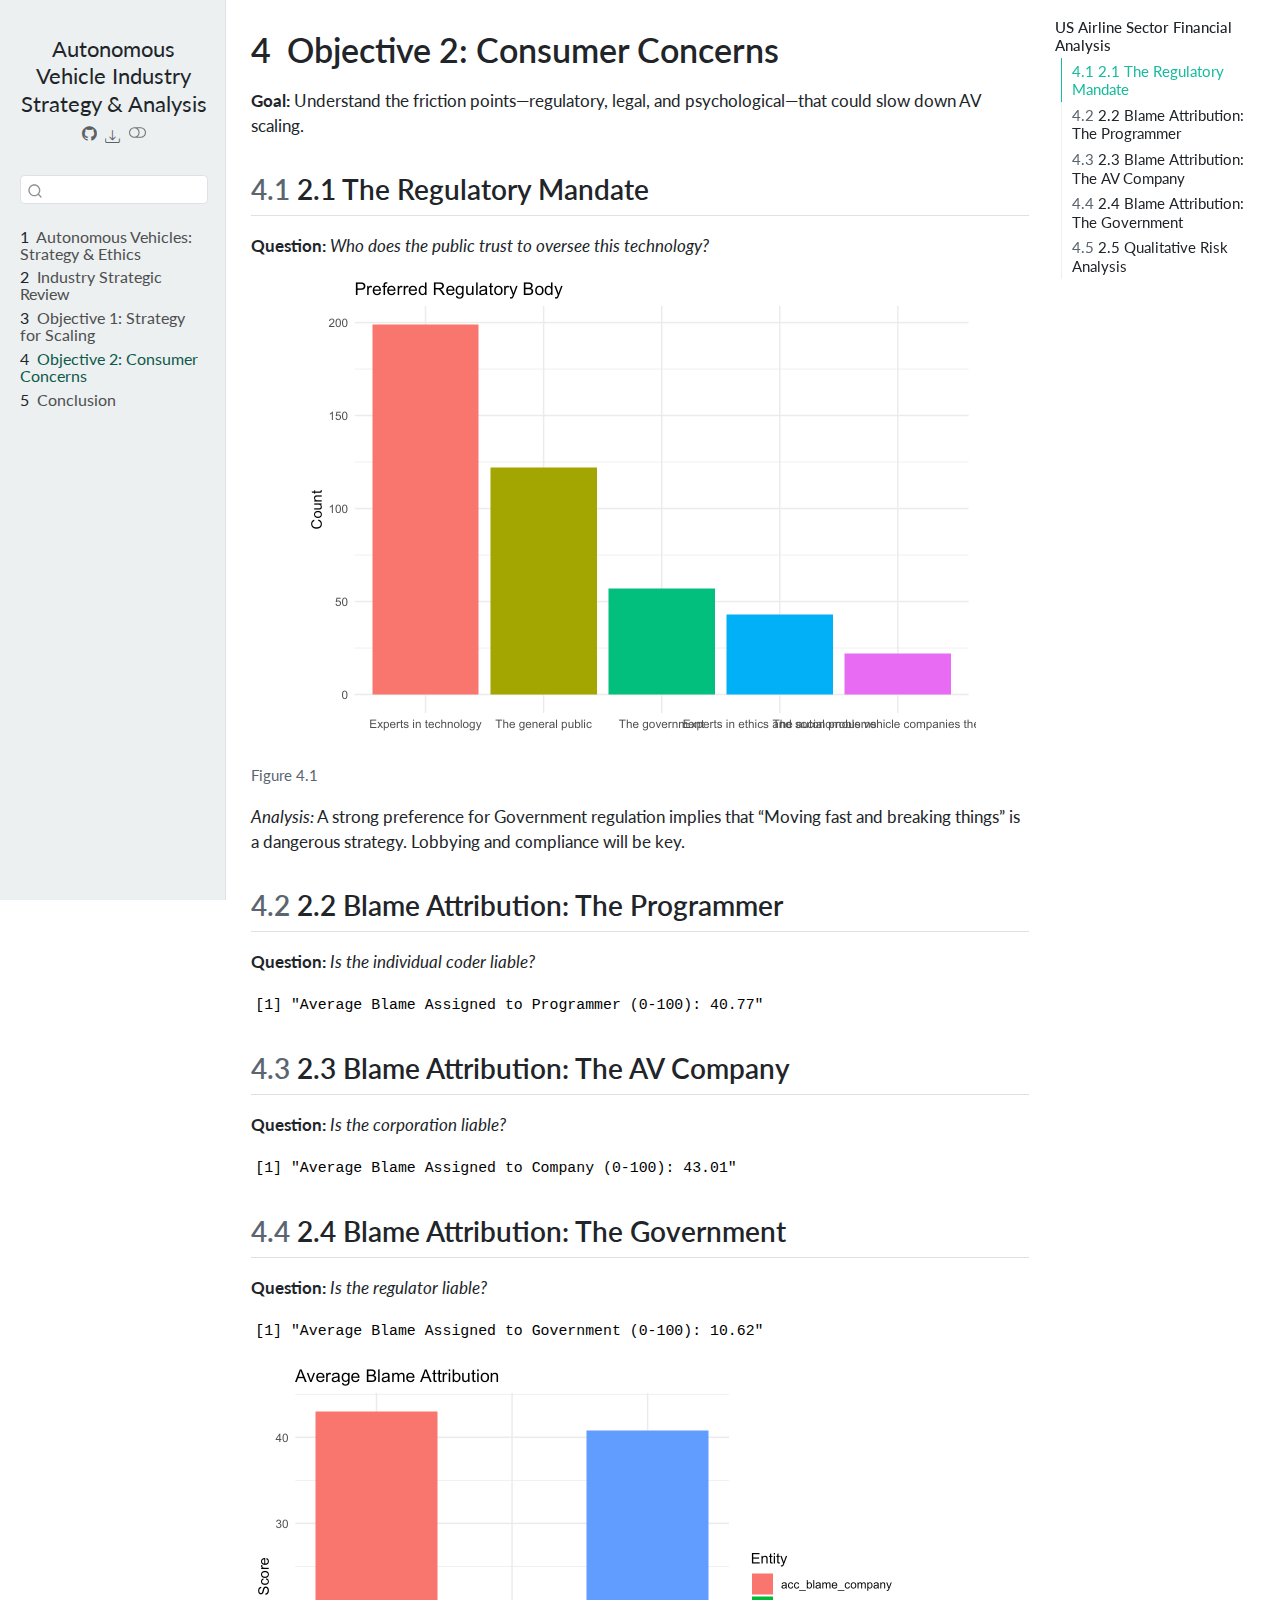
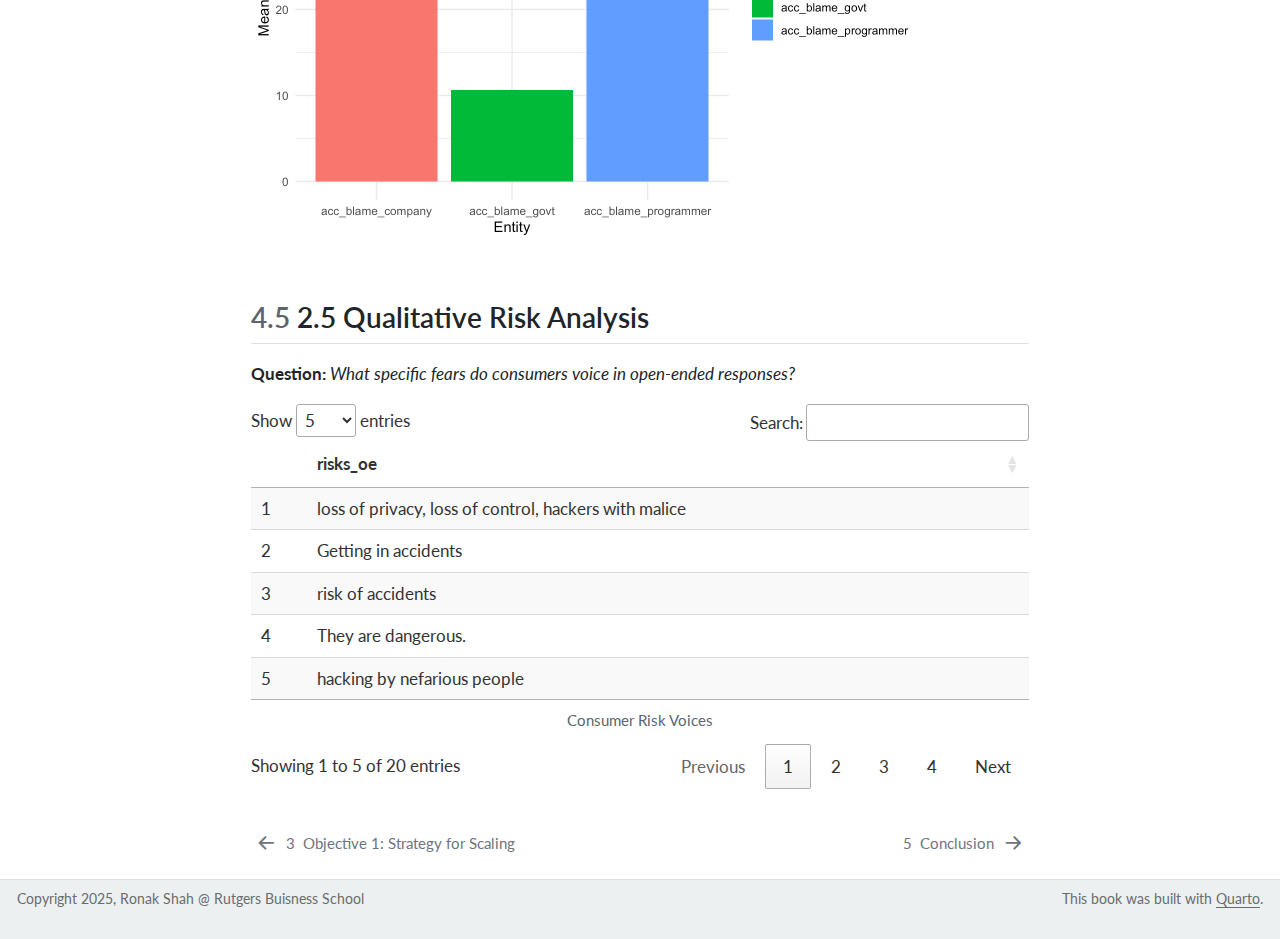
<file: docs/objectives_2.html>
<!DOCTYPE html>
<html xmlns="http://www.w3.org/1999/xhtml" lang="en" xml:lang="en"><head>

<meta charset="utf-8">
<meta name="generator" content="quarto-1.8.26">

<meta name="viewport" content="width=device-width, initial-scale=1.0, user-scalable=yes">

<meta name="description" content="A comprehensive analysis of the autonomous vehicle industry, focusing on consumer behavior, market trends, and strategic insights for stakeholders.">

<title>4&nbsp; Objective 2: Consumer Concerns – Autonomous Vehicle Industry Strategy &amp; Analysis</title>
<style>
code{white-space: pre-wrap;}
span.smallcaps{font-variant: small-caps;}
div.columns{display: flex; gap: min(4vw, 1.5em);}
div.column{flex: auto; overflow-x: auto;}
div.hanging-indent{margin-left: 1.5em; text-indent: -1.5em;}
ul.task-list{list-style: none;}
ul.task-list li input[type="checkbox"] {
  width: 0.8em;
  margin: 0 0.8em 0.2em -1em; /* quarto-specific, see https://github.com/quarto-dev/quarto-cli/issues/4556 */ 
  vertical-align: middle;
}
</style>


<script src="site_libs/quarto-nav/quarto-nav.js"></script>
<script src="site_libs/clipboard/clipboard.min.js"></script>
<script src="site_libs/quarto-search/autocomplete.umd.js"></script>
<script src="site_libs/quarto-search/fuse.min.js"></script>
<script src="site_libs/quarto-search/quarto-search.js"></script>
<meta name="quarto:offset" content="./">
<link href="./conclusion.html" rel="next">
<link href="./objectives_1.html" rel="prev">
<script src="site_libs/quarto-html/quarto.js" type="module"></script>
<script src="site_libs/quarto-html/tabsets/tabsets.js" type="module"></script>
<script src="site_libs/quarto-html/axe/axe-check.js" type="module"></script>
<script src="site_libs/quarto-html/popper.min.js"></script>
<script src="site_libs/quarto-html/tippy.umd.min.js"></script>
<script src="site_libs/quarto-html/anchor.min.js"></script>
<link href="site_libs/quarto-html/tippy.css" rel="stylesheet">
<link href="site_libs/quarto-html/quarto-syntax-highlighting-68c8bffd90dad8f2b55c52d7b6410dc0.css" rel="stylesheet" class="quarto-color-scheme" id="quarto-text-highlighting-styles">
<link href="site_libs/quarto-html/quarto-syntax-highlighting-dark-68c8bffd90dad8f2b55c52d7b6410dc0.css" rel="stylesheet" class="quarto-color-scheme quarto-color-alternate" id="quarto-text-highlighting-styles">
<link href="site_libs/quarto-html/quarto-syntax-highlighting-68c8bffd90dad8f2b55c52d7b6410dc0.css" rel="stylesheet" class="quarto-color-scheme-extra" id="quarto-text-highlighting-styles">
<script src="site_libs/bootstrap/bootstrap.min.js"></script>
<link href="site_libs/bootstrap/bootstrap-icons.css" rel="stylesheet">
<link href="site_libs/bootstrap/bootstrap-645eda57f71ee41f92e78aa476921749.min.css" rel="stylesheet" append-hash="true" class="quarto-color-scheme" id="quarto-bootstrap" data-mode="light">
<link href="site_libs/bootstrap/bootstrap-dark-04c48c223f2f5d07dc4ee371709bcce5.min.css" rel="stylesheet" append-hash="true" class="quarto-color-scheme quarto-color-alternate" id="quarto-bootstrap" data-mode="dark">
<link href="site_libs/bootstrap/bootstrap-645eda57f71ee41f92e78aa476921749.min.css" rel="stylesheet" append-hash="true" class="quarto-color-scheme-extra" id="quarto-bootstrap" data-mode="light">
<script id="quarto-search-options" type="application/json">{
  "location": "sidebar",
  "copy-button": false,
  "collapse-after": 3,
  "panel-placement": "start",
  "type": "textbox",
  "limit": 50,
  "keyboard-shortcut": [
    "f",
    "/",
    "s"
  ],
  "show-item-context": false,
  "language": {
    "search-no-results-text": "No results",
    "search-matching-documents-text": "matching documents",
    "search-copy-link-title": "Copy link to search",
    "search-hide-matches-text": "Hide additional matches",
    "search-more-match-text": "more match in this document",
    "search-more-matches-text": "more matches in this document",
    "search-clear-button-title": "Clear",
    "search-text-placeholder": "",
    "search-detached-cancel-button-title": "Cancel",
    "search-submit-button-title": "Submit",
    "search-label": "Search"
  }
}</script>
<script type="application/json" class="js-hypothesis-config">
{
  "theme": "clean"
}
</script>
<script async="" src="https://hypothes.is/embed.js"></script>
<script>
  window.document.addEventListener("DOMContentLoaded", function (_event) {
    document.body.classList.add('hypothesis-enabled');
  });
</script>
<link href="site_libs/htmltools-fill-0.5.8.1/fill.css" rel="stylesheet">
<script src="site_libs/htmlwidgets-1.6.4/htmlwidgets.js"></script>
<link href="site_libs/datatables-css-0.0.0/datatables-crosstalk.css" rel="stylesheet">
<script src="site_libs/datatables-binding-0.34.0/datatables.js"></script>
<script src="site_libs/jquery-3.6.0/jquery-3.6.0.min.js"></script>
<link href="site_libs/dt-core-1.13.6/css/jquery.dataTables.min.css" rel="stylesheet">
<link href="site_libs/dt-core-1.13.6/css/jquery.dataTables.extra.css" rel="stylesheet">
<script src="site_libs/dt-core-1.13.6/js/jquery.dataTables.min.js"></script>
<link href="site_libs/crosstalk-1.2.2/css/crosstalk.min.css" rel="stylesheet">
<script src="site_libs/crosstalk-1.2.2/js/crosstalk.min.js"></script>


</head>

<body class="nav-sidebar docked quarto-light"><script id="quarto-html-before-body" type="application/javascript">
    const toggleBodyColorMode = (bsSheetEl) => {
      const mode = bsSheetEl.getAttribute("data-mode");
      const bodyEl = window.document.querySelector("body");
      if (mode === "dark") {
        bodyEl.classList.add("quarto-dark");
        bodyEl.classList.remove("quarto-light");
      } else {
        bodyEl.classList.add("quarto-light");
        bodyEl.classList.remove("quarto-dark");
      }
    }
    const toggleBodyColorPrimary = () => {
      const bsSheetEl = window.document.querySelector("link#quarto-bootstrap:not([rel=disabled-stylesheet])");
      if (bsSheetEl) {
        toggleBodyColorMode(bsSheetEl);
      }
    }
    const setColorSchemeToggle = (alternate) => {
      const toggles = window.document.querySelectorAll('.quarto-color-scheme-toggle');
      for (let i=0; i < toggles.length; i++) {
        const toggle = toggles[i];
        if (toggle) {
          if (alternate) {
            toggle.classList.add("alternate");
          } else {
            toggle.classList.remove("alternate");
          }
        }
      }
    };
    const toggleColorMode = (alternate) => {
      // Switch the stylesheets
      const primaryStylesheets = window.document.querySelectorAll('link.quarto-color-scheme:not(.quarto-color-alternate)');
      const alternateStylesheets = window.document.querySelectorAll('link.quarto-color-scheme.quarto-color-alternate');
      manageTransitions('#quarto-margin-sidebar .nav-link', false);
      if (alternate) {
        // note: dark is layered on light, we don't disable primary!
        enableStylesheet(alternateStylesheets);
        for (const sheetNode of alternateStylesheets) {
          if (sheetNode.id === "quarto-bootstrap") {
            toggleBodyColorMode(sheetNode);
          }
        }
      } else {
        disableStylesheet(alternateStylesheets);
        enableStylesheet(primaryStylesheets)
        toggleBodyColorPrimary();
      }
      manageTransitions('#quarto-margin-sidebar .nav-link', true);
      // Switch the toggles
      setColorSchemeToggle(alternate)
      // Hack to workaround the fact that safari doesn't
      // properly recolor the scrollbar when toggling (#1455)
      if (navigator.userAgent.indexOf('Safari') > 0 && navigator.userAgent.indexOf('Chrome') == -1) {
        manageTransitions("body", false);
        window.scrollTo(0, 1);
        setTimeout(() => {
          window.scrollTo(0, 0);
          manageTransitions("body", true);
        }, 40);
      }
    }
    const disableStylesheet = (stylesheets) => {
      for (let i=0; i < stylesheets.length; i++) {
        const stylesheet = stylesheets[i];
        stylesheet.rel = 'disabled-stylesheet';
      }
    }
    const enableStylesheet = (stylesheets) => {
      for (let i=0; i < stylesheets.length; i++) {
        const stylesheet = stylesheets[i];
        if(stylesheet.rel !== 'stylesheet') { // for Chrome, which will still FOUC without this check
          stylesheet.rel = 'stylesheet';
        }
      }
    }
    const manageTransitions = (selector, allowTransitions) => {
      const els = window.document.querySelectorAll(selector);
      for (let i=0; i < els.length; i++) {
        const el = els[i];
        if (allowTransitions) {
          el.classList.remove('notransition');
        } else {
          el.classList.add('notransition');
        }
      }
    }
    const isFileUrl = () => {
      return window.location.protocol === 'file:';
    }
    const hasAlternateSentinel = () => {
      let styleSentinel = getColorSchemeSentinel();
      if (styleSentinel !== null) {
        return styleSentinel === "alternate";
      } else {
        return false;
      }
    }
    const setStyleSentinel = (alternate) => {
      const value = alternate ? "alternate" : "default";
      if (!isFileUrl()) {
        window.localStorage.setItem("quarto-color-scheme", value);
      } else {
        localAlternateSentinel = value;
      }
    }
    const getColorSchemeSentinel = () => {
      if (!isFileUrl()) {
        const storageValue = window.localStorage.getItem("quarto-color-scheme");
        return storageValue != null ? storageValue : localAlternateSentinel;
      } else {
        return localAlternateSentinel;
      }
    }
    const toggleGiscusIfUsed = (isAlternate, darkModeDefault) => {
      const baseTheme = document.querySelector('#giscus-base-theme')?.value ?? 'light';
      const alternateTheme = document.querySelector('#giscus-alt-theme')?.value ?? 'dark';
      let newTheme = '';
      if(authorPrefersDark) {
        newTheme = isAlternate ? baseTheme : alternateTheme;
      } else {
        newTheme = isAlternate ? alternateTheme : baseTheme;
      }
      const changeGiscusTheme = () => {
        // From: https://github.com/giscus/giscus/issues/336
        const sendMessage = (message) => {
          const iframe = document.querySelector('iframe.giscus-frame');
          if (!iframe) return;
          iframe.contentWindow.postMessage({ giscus: message }, 'https://giscus.app');
        }
        sendMessage({
          setConfig: {
            theme: newTheme
          }
        });
      }
      const isGiscussLoaded = window.document.querySelector('iframe.giscus-frame') !== null;
      if (isGiscussLoaded) {
        changeGiscusTheme();
      }
    };
    const authorPrefersDark = false;
    const darkModeDefault = authorPrefersDark;
      document.querySelector('link#quarto-text-highlighting-styles.quarto-color-scheme-extra').rel = 'disabled-stylesheet';
      document.querySelector('link#quarto-bootstrap.quarto-color-scheme-extra').rel = 'disabled-stylesheet';
    let localAlternateSentinel = darkModeDefault ? 'alternate' : 'default';
    // Dark / light mode switch
    window.quartoToggleColorScheme = () => {
      // Read the current dark / light value
      let toAlternate = !hasAlternateSentinel();
      toggleColorMode(toAlternate);
      setStyleSentinel(toAlternate);
      toggleGiscusIfUsed(toAlternate, darkModeDefault);
      window.dispatchEvent(new Event('resize'));
    };
    // Switch to dark mode if need be
    if (hasAlternateSentinel()) {
      toggleColorMode(true);
    } else {
      toggleColorMode(false);
    }
  </script>

<div id="quarto-search-results"></div>
  <header id="quarto-header" class="headroom fixed-top">
  <nav class="quarto-secondary-nav">
    <div class="container-fluid d-flex">
      <button type="button" class="quarto-btn-toggle btn" data-bs-toggle="collapse" role="button" data-bs-target=".quarto-sidebar-collapse-item" aria-controls="quarto-sidebar" aria-expanded="false" aria-label="Toggle sidebar navigation" onclick="if (window.quartoToggleHeadroom) { window.quartoToggleHeadroom(); }">
        <i class="bi bi-layout-text-sidebar-reverse"></i>
      </button>
        <a class="flex-grow-1 no-decor" role="navigation" data-bs-toggle="collapse" data-bs-target=".quarto-sidebar-collapse-item" aria-controls="quarto-sidebar" aria-expanded="false" aria-label="Toggle sidebar navigation" onclick="if (window.quartoToggleHeadroom) { window.quartoToggleHeadroom(); }">      
          <h1 class="quarto-secondary-nav-title"><span class="chapter-number">4</span>&nbsp; <span class="chapter-title">Objective 2: Consumer Concerns</span></h1>
        </a>     
      <button type="button" class="btn quarto-search-button" aria-label="Search" onclick="window.quartoOpenSearch();">
        <i class="bi bi-search"></i>
      </button>
    </div>
  </nav>
</header>
<!-- content -->
<div id="quarto-content" class="quarto-container page-columns page-rows-contents page-layout-article">
<!-- sidebar -->
  <nav id="quarto-sidebar" class="sidebar collapse collapse-horizontal quarto-sidebar-collapse-item sidebar-navigation docked overflow-auto">
    <div class="pt-lg-2 mt-2 text-center sidebar-header">
    <div class="sidebar-title mb-0 py-0">
      <a href="./">Autonomous Vehicle Industry Strategy &amp; Analysis</a> 
        <div class="sidebar-tools-main tools-wide">
    <a href="https://github.com/rhshah/AV_analysis" title="Source Code" class="quarto-navigation-tool px-1" aria-label="Source Code"><i class="bi bi-github"></i></a>
    <div class="dropdown">
      <a href="" title="Download" id="quarto-navigation-tool-dropdown-0" class="quarto-navigation-tool dropdown-toggle px-1" data-bs-toggle="dropdown" aria-expanded="false" role="link" aria-label="Download"><i class="bi bi-download"></i></a>
      <ul class="dropdown-menu" aria-labelledby="quarto-navigation-tool-dropdown-0">
          <li>
            <a class="dropdown-item sidebar-tools-main-item" href="./Autonomous-Vehicle-Industry-Strategy---Analysis.docx">
              <i class="bi bi-file-word pe-1"></i>
            Download Docx
            </a>
          </li>
          <li>
            <a class="dropdown-item sidebar-tools-main-item" href="./Autonomous-Vehicle-Industry-Strategy---Analysis.pdf">
              <i class="bi bi-file-pdf pe-1"></i>
            Download PDF
            </a>
          </li>
      </ul>
    </div>
  <a href="" class="quarto-color-scheme-toggle quarto-navigation-tool  px-1" onclick="window.quartoToggleColorScheme(); return false;" title="Toggle dark mode"><i class="bi"></i></a>
</div>
    </div>
      </div>
        <div class="mt-2 flex-shrink-0 align-items-center">
        <div class="sidebar-search">
        <div id="quarto-search" class="" title="Search"></div>
        </div>
        </div>
    <div class="sidebar-menu-container"> 
    <ul class="list-unstyled mt-1">
        <li class="sidebar-item">
  <div class="sidebar-item-container"> 
  <a href="./index.html" class="sidebar-item-text sidebar-link">
 <span class="menu-text"><span class="chapter-number">1</span>&nbsp; <span class="chapter-title">Autonomous Vehicles: Strategy &amp; Ethics</span></span></a>
  </div>
</li>
        <li class="sidebar-item">
  <div class="sidebar-item-container"> 
  <a href="./intro.html" class="sidebar-item-text sidebar-link">
 <span class="menu-text"><span class="chapter-number">2</span>&nbsp; <span class="chapter-title">Industry Strategic Review</span></span></a>
  </div>
</li>
        <li class="sidebar-item">
  <div class="sidebar-item-container"> 
  <a href="./objectives_1.html" class="sidebar-item-text sidebar-link">
 <span class="menu-text"><span class="chapter-number">3</span>&nbsp; <span class="chapter-title">Objective 1: Strategy for Scaling</span></span></a>
  </div>
</li>
        <li class="sidebar-item">
  <div class="sidebar-item-container"> 
  <a href="./objectives_2.html" class="sidebar-item-text sidebar-link active">
 <span class="menu-text"><span class="chapter-number">4</span>&nbsp; <span class="chapter-title">Objective 2: Consumer Concerns</span></span></a>
  </div>
</li>
        <li class="sidebar-item">
  <div class="sidebar-item-container"> 
  <a href="./conclusion.html" class="sidebar-item-text sidebar-link">
 <span class="menu-text"><span class="chapter-number">5</span>&nbsp; <span class="chapter-title">Conclusion</span></span></a>
  </div>
</li>
    </ul>
    </div>
</nav>
<div id="quarto-sidebar-glass" class="quarto-sidebar-collapse-item" data-bs-toggle="collapse" data-bs-target=".quarto-sidebar-collapse-item"></div>
<!-- margin-sidebar -->
    <div id="quarto-margin-sidebar" class="sidebar margin-sidebar">
        <nav id="TOC" role="doc-toc" class="toc-active">
    <h2 id="toc-title">US Airline Sector Financial Analysis</h2>
   
  <ul>
  <li><a href="#the-regulatory-mandate" id="toc-the-regulatory-mandate" class="nav-link active" data-scroll-target="#the-regulatory-mandate"><span class="header-section-number">4.1</span> 2.1 The Regulatory Mandate</a></li>
  <li><a href="#blame-attribution-the-programmer" id="toc-blame-attribution-the-programmer" class="nav-link" data-scroll-target="#blame-attribution-the-programmer"><span class="header-section-number">4.2</span> 2.2 Blame Attribution: The Programmer</a></li>
  <li><a href="#blame-attribution-the-av-company" id="toc-blame-attribution-the-av-company" class="nav-link" data-scroll-target="#blame-attribution-the-av-company"><span class="header-section-number">4.3</span> 2.3 Blame Attribution: The AV Company</a></li>
  <li><a href="#blame-attribution-the-government" id="toc-blame-attribution-the-government" class="nav-link" data-scroll-target="#blame-attribution-the-government"><span class="header-section-number">4.4</span> 2.4 Blame Attribution: The Government</a></li>
  <li><a href="#qualitative-risk-analysis" id="toc-qualitative-risk-analysis" class="nav-link" data-scroll-target="#qualitative-risk-analysis"><span class="header-section-number">4.5</span> 2.5 Qualitative Risk Analysis</a></li>
  </ul>
</nav>
    </div>
<!-- main -->
<main class="content" id="quarto-document-content">


<header id="title-block-header" class="quarto-title-block default">
<div class="quarto-title">
<h1 class="title d-none d-lg-block"><span class="chapter-number">4</span>&nbsp; <span class="chapter-title">Objective 2: Consumer Concerns</span></h1>
</div>



<div class="quarto-title-meta">

    
  
    
  </div>
  


</header>


<p><strong>Goal:</strong> Understand the friction points—regulatory, legal, and psychological—that could slow down AV scaling.</p>
<section id="the-regulatory-mandate" class="level2" data-number="4.1">
<h2 data-number="4.1" class="anchored" data-anchor-id="the-regulatory-mandate"><span class="header-section-number">4.1</span> 2.1 The Regulatory Mandate</h2>
<p><strong>Question:</strong> <em>Who does the public trust to oversee this technology?</em></p>
<div class="cell">
<div class="cell-output-display">
<div id="fig-reg" class="quarto-float quarto-figure quarto-figure-center anchored" width="672">
<figure class="quarto-float quarto-float-fig figure">
<div aria-describedby="fig-reg-caption-0ceaefa1-69ba-4598-a22c-09a6ac19f8ca">
<img src="objectives_2_files/figure-html/fig-reg-1.png" id="fig-reg" class="img-fluid figure-img" width="672">
</div>
<figcaption class="quarto-float-caption-bottom quarto-float-caption quarto-float-fig quarto-uncaptioned" id="fig-reg-caption-0ceaefa1-69ba-4598-a22c-09a6ac19f8ca">
Figure&nbsp;4.1
</figcaption>
</figure>
</div>
</div>
</div>
<p><em>Analysis:</em> A strong preference for Government regulation implies that “Moving fast and breaking things” is a dangerous strategy. Lobbying and compliance will be key.</p>
</section>
<section id="blame-attribution-the-programmer" class="level2" data-number="4.2">
<h2 data-number="4.2" class="anchored" data-anchor-id="blame-attribution-the-programmer"><span class="header-section-number">4.2</span> 2.2 Blame Attribution: The Programmer</h2>
<p><strong>Question:</strong> <em>Is the individual coder liable?</em></p>
<div class="cell">
<div class="cell-output cell-output-stdout">
<pre><code>[1] "Average Blame Assigned to Programmer (0-100): 40.77"</code></pre>
</div>
</div>
</section>
<section id="blame-attribution-the-av-company" class="level2" data-number="4.3">
<h2 data-number="4.3" class="anchored" data-anchor-id="blame-attribution-the-av-company"><span class="header-section-number">4.3</span> 2.3 Blame Attribution: The AV Company</h2>
<p><strong>Question:</strong> <em>Is the corporation liable?</em></p>
<div class="cell">
<div class="cell-output cell-output-stdout">
<pre><code>[1] "Average Blame Assigned to Company (0-100): 43.01"</code></pre>
</div>
</div>
</section>
<section id="blame-attribution-the-government" class="level2" data-number="4.4">
<h2 data-number="4.4" class="anchored" data-anchor-id="blame-attribution-the-government"><span class="header-section-number">4.4</span> 2.4 Blame Attribution: The Government</h2>
<p><strong>Question:</strong> <em>Is the regulator liable?</em></p>
<div class="cell">
<div class="cell-output cell-output-stdout">
<pre><code>[1] "Average Blame Assigned to Government (0-100): 10.62"</code></pre>
</div>
<div class="cell-output-display">
<div>
<figure class="figure">
<p><img src="objectives_2_files/figure-html/blame-govt-1.png" class="img-fluid figure-img" width="672"></p>
</figure>
</div>
</div>
</div>
</section>
<section id="qualitative-risk-analysis" class="level2" data-number="4.5">
<h2 data-number="4.5" class="anchored" data-anchor-id="qualitative-risk-analysis"><span class="header-section-number">4.5</span> 2.5 Qualitative Risk Analysis</h2>
<p><strong>Question:</strong> <em>What specific fears do consumers voice in open-ended responses?</em></p>
<div class="cell">
<div class="cell-output-display">
<div class="datatables html-widget html-fill-item" id="htmlwidget-a45e4760118816124c54" style="width:100%;height:auto;"></div>
<script type="application/json" data-for="htmlwidget-a45e4760118816124c54">{"x":{"filter":"none","vertical":false,"caption":"<caption>Consumer Risk Voices<\/caption>","data":[["1","2","3","4","5","6","7","8","9","10","11","12","13","14","15","16","17","18","19","20"],["loss of privacy, loss of control, hackers with malice","Getting in accidents","risk of accidents","They are dangerous.","hacking by nefarious people","uncontrollable, anonymous, uncaring","safety, privacy, hacking","overconfidence, programming,people","Lack of knowing how the vehicle may react","Lack of control","Hacking, price, theft","safety, hacking, privacy","possible human injuries","Bugs in programming","Big software errors ","breakdowns, internet crash, none other","not very safe","accidents, death, costs","unsafe, automated, programmed","accidents and unemployment"]],"container":"<table class=\"display\">\n  <thead>\n    <tr>\n      <th> <\/th>\n      <th>risks_oe<\/th>\n    <\/tr>\n  <\/thead>\n<\/table>","options":{"pageLength":5,"columnDefs":[{"orderable":false,"targets":0},{"name":" ","targets":0},{"name":"risks_oe","targets":1}],"order":[],"autoWidth":false,"orderClasses":false,"lengthMenu":[5,10,25,50,100]}},"evals":[],"jsHooks":[]}</script>
</div>
</div>


</section>

</main> <!-- /main -->
<script id="quarto-html-after-body" type="application/javascript">
  window.document.addEventListener("DOMContentLoaded", function (event) {
    // Ensure there is a toggle, if there isn't float one in the top right
    if (window.document.querySelector('.quarto-color-scheme-toggle') === null) {
      const a = window.document.createElement('a');
      a.classList.add('top-right');
      a.classList.add('quarto-color-scheme-toggle');
      a.href = "";
      a.onclick = function() { try { window.quartoToggleColorScheme(); } catch {} return false; };
      const i = window.document.createElement("i");
      i.classList.add('bi');
      a.appendChild(i);
      window.document.body.appendChild(a);
    }
    setColorSchemeToggle(hasAlternateSentinel())
    const icon = "";
    const anchorJS = new window.AnchorJS();
    anchorJS.options = {
      placement: 'right',
      icon: icon
    };
    anchorJS.add('.anchored');
    const isCodeAnnotation = (el) => {
      for (const clz of el.classList) {
        if (clz.startsWith('code-annotation-')) {                     
          return true;
        }
      }
      return false;
    }
    const onCopySuccess = function(e) {
      // button target
      const button = e.trigger;
      // don't keep focus
      button.blur();
      // flash "checked"
      button.classList.add('code-copy-button-checked');
      var currentTitle = button.getAttribute("title");
      button.setAttribute("title", "Copied!");
      let tooltip;
      if (window.bootstrap) {
        button.setAttribute("data-bs-toggle", "tooltip");
        button.setAttribute("data-bs-placement", "left");
        button.setAttribute("data-bs-title", "Copied!");
        tooltip = new bootstrap.Tooltip(button, 
          { trigger: "manual", 
            customClass: "code-copy-button-tooltip",
            offset: [0, -8]});
        tooltip.show();    
      }
      setTimeout(function() {
        if (tooltip) {
          tooltip.hide();
          button.removeAttribute("data-bs-title");
          button.removeAttribute("data-bs-toggle");
          button.removeAttribute("data-bs-placement");
        }
        button.setAttribute("title", currentTitle);
        button.classList.remove('code-copy-button-checked');
      }, 1000);
      // clear code selection
      e.clearSelection();
    }
    const getTextToCopy = function(trigger) {
      const outerScaffold = trigger.parentElement.cloneNode(true);
      const codeEl = outerScaffold.querySelector('code');
      for (const childEl of codeEl.children) {
        if (isCodeAnnotation(childEl)) {
          childEl.remove();
        }
      }
      return codeEl.innerText;
    }
    const clipboard = new window.ClipboardJS('.code-copy-button:not([data-in-quarto-modal])', {
      text: getTextToCopy
    });
    clipboard.on('success', onCopySuccess);
    if (window.document.getElementById('quarto-embedded-source-code-modal')) {
      const clipboardModal = new window.ClipboardJS('.code-copy-button[data-in-quarto-modal]', {
        text: getTextToCopy,
        container: window.document.getElementById('quarto-embedded-source-code-modal')
      });
      clipboardModal.on('success', onCopySuccess);
    }
      var localhostRegex = new RegExp(/^(?:http|https):\/\/localhost\:?[0-9]*\//);
      var mailtoRegex = new RegExp(/^mailto:/);
        var filterRegex = new RegExp('/' + window.location.host + '/');
      var isInternal = (href) => {
          return filterRegex.test(href) || localhostRegex.test(href) || mailtoRegex.test(href);
      }
      // Inspect non-navigation links and adorn them if external
     var links = window.document.querySelectorAll('a[href]:not(.nav-link):not(.navbar-brand):not(.toc-action):not(.sidebar-link):not(.sidebar-item-toggle):not(.pagination-link):not(.no-external):not([aria-hidden]):not(.dropdown-item):not(.quarto-navigation-tool):not(.about-link)');
      for (var i=0; i<links.length; i++) {
        const link = links[i];
        if (!isInternal(link.href)) {
          // undo the damage that might have been done by quarto-nav.js in the case of
          // links that we want to consider external
          if (link.dataset.originalHref !== undefined) {
            link.href = link.dataset.originalHref;
          }
        }
      }
    function tippyHover(el, contentFn, onTriggerFn, onUntriggerFn) {
      const config = {
        allowHTML: true,
        maxWidth: 500,
        delay: 100,
        arrow: false,
        appendTo: function(el) {
            return el.parentElement;
        },
        interactive: true,
        interactiveBorder: 10,
        theme: 'quarto',
        placement: 'bottom-start',
      };
      if (contentFn) {
        config.content = contentFn;
      }
      if (onTriggerFn) {
        config.onTrigger = onTriggerFn;
      }
      if (onUntriggerFn) {
        config.onUntrigger = onUntriggerFn;
      }
      window.tippy(el, config); 
    }
    const noterefs = window.document.querySelectorAll('a[role="doc-noteref"]');
    for (var i=0; i<noterefs.length; i++) {
      const ref = noterefs[i];
      tippyHover(ref, function() {
        // use id or data attribute instead here
        let href = ref.getAttribute('data-footnote-href') || ref.getAttribute('href');
        try { href = new URL(href).hash; } catch {}
        const id = href.replace(/^#\/?/, "");
        const note = window.document.getElementById(id);
        if (note) {
          return note.innerHTML;
        } else {
          return "";
        }
      });
    }
    const xrefs = window.document.querySelectorAll('a.quarto-xref');
    const processXRef = (id, note) => {
      // Strip column container classes
      const stripColumnClz = (el) => {
        el.classList.remove("page-full", "page-columns");
        if (el.children) {
          for (const child of el.children) {
            stripColumnClz(child);
          }
        }
      }
      stripColumnClz(note)
      if (id === null || id.startsWith('sec-')) {
        // Special case sections, only their first couple elements
        const container = document.createElement("div");
        if (note.children && note.children.length > 2) {
          container.appendChild(note.children[0].cloneNode(true));
          for (let i = 1; i < note.children.length; i++) {
            const child = note.children[i];
            if (child.tagName === "P" && child.innerText === "") {
              continue;
            } else {
              container.appendChild(child.cloneNode(true));
              break;
            }
          }
          if (window.Quarto?.typesetMath) {
            window.Quarto.typesetMath(container);
          }
          return container.innerHTML
        } else {
          if (window.Quarto?.typesetMath) {
            window.Quarto.typesetMath(note);
          }
          return note.innerHTML;
        }
      } else {
        // Remove any anchor links if they are present
        const anchorLink = note.querySelector('a.anchorjs-link');
        if (anchorLink) {
          anchorLink.remove();
        }
        if (window.Quarto?.typesetMath) {
          window.Quarto.typesetMath(note);
        }
        if (note.classList.contains("callout")) {
          return note.outerHTML;
        } else {
          return note.innerHTML;
        }
      }
    }
    for (var i=0; i<xrefs.length; i++) {
      const xref = xrefs[i];
      tippyHover(xref, undefined, function(instance) {
        instance.disable();
        let url = xref.getAttribute('href');
        let hash = undefined; 
        if (url.startsWith('#')) {
          hash = url;
        } else {
          try { hash = new URL(url).hash; } catch {}
        }
        if (hash) {
          const id = hash.replace(/^#\/?/, "");
          const note = window.document.getElementById(id);
          if (note !== null) {
            try {
              const html = processXRef(id, note.cloneNode(true));
              instance.setContent(html);
            } finally {
              instance.enable();
              instance.show();
            }
          } else {
            // See if we can fetch this
            fetch(url.split('#')[0])
            .then(res => res.text())
            .then(html => {
              const parser = new DOMParser();
              const htmlDoc = parser.parseFromString(html, "text/html");
              const note = htmlDoc.getElementById(id);
              if (note !== null) {
                const html = processXRef(id, note);
                instance.setContent(html);
              } 
            }).finally(() => {
              instance.enable();
              instance.show();
            });
          }
        } else {
          // See if we can fetch a full url (with no hash to target)
          // This is a special case and we should probably do some content thinning / targeting
          fetch(url)
          .then(res => res.text())
          .then(html => {
            const parser = new DOMParser();
            const htmlDoc = parser.parseFromString(html, "text/html");
            const note = htmlDoc.querySelector('main.content');
            if (note !== null) {
              // This should only happen for chapter cross references
              // (since there is no id in the URL)
              // remove the first header
              if (note.children.length > 0 && note.children[0].tagName === "HEADER") {
                note.children[0].remove();
              }
              const html = processXRef(null, note);
              instance.setContent(html);
            } 
          }).finally(() => {
            instance.enable();
            instance.show();
          });
        }
      }, function(instance) {
      });
    }
        let selectedAnnoteEl;
        const selectorForAnnotation = ( cell, annotation) => {
          let cellAttr = 'data-code-cell="' + cell + '"';
          let lineAttr = 'data-code-annotation="' +  annotation + '"';
          const selector = 'span[' + cellAttr + '][' + lineAttr + ']';
          return selector;
        }
        const selectCodeLines = (annoteEl) => {
          const doc = window.document;
          const targetCell = annoteEl.getAttribute("data-target-cell");
          const targetAnnotation = annoteEl.getAttribute("data-target-annotation");
          const annoteSpan = window.document.querySelector(selectorForAnnotation(targetCell, targetAnnotation));
          const lines = annoteSpan.getAttribute("data-code-lines").split(",");
          const lineIds = lines.map((line) => {
            return targetCell + "-" + line;
          })
          let top = null;
          let height = null;
          let parent = null;
          if (lineIds.length > 0) {
              //compute the position of the single el (top and bottom and make a div)
              const el = window.document.getElementById(lineIds[0]);
              top = el.offsetTop;
              height = el.offsetHeight;
              parent = el.parentElement.parentElement;
            if (lineIds.length > 1) {
              const lastEl = window.document.getElementById(lineIds[lineIds.length - 1]);
              const bottom = lastEl.offsetTop + lastEl.offsetHeight;
              height = bottom - top;
            }
            if (top !== null && height !== null && parent !== null) {
              // cook up a div (if necessary) and position it 
              let div = window.document.getElementById("code-annotation-line-highlight");
              if (div === null) {
                div = window.document.createElement("div");
                div.setAttribute("id", "code-annotation-line-highlight");
                div.style.position = 'absolute';
                parent.appendChild(div);
              }
              div.style.top = top - 2 + "px";
              div.style.height = height + 4 + "px";
              div.style.left = 0;
              let gutterDiv = window.document.getElementById("code-annotation-line-highlight-gutter");
              if (gutterDiv === null) {
                gutterDiv = window.document.createElement("div");
                gutterDiv.setAttribute("id", "code-annotation-line-highlight-gutter");
                gutterDiv.style.position = 'absolute';
                const codeCell = window.document.getElementById(targetCell);
                const gutter = codeCell.querySelector('.code-annotation-gutter');
                gutter.appendChild(gutterDiv);
              }
              gutterDiv.style.top = top - 2 + "px";
              gutterDiv.style.height = height + 4 + "px";
            }
            selectedAnnoteEl = annoteEl;
          }
        };
        const unselectCodeLines = () => {
          const elementsIds = ["code-annotation-line-highlight", "code-annotation-line-highlight-gutter"];
          elementsIds.forEach((elId) => {
            const div = window.document.getElementById(elId);
            if (div) {
              div.remove();
            }
          });
          selectedAnnoteEl = undefined;
        };
          // Handle positioning of the toggle
      window.addEventListener(
        "resize",
        throttle(() => {
          elRect = undefined;
          if (selectedAnnoteEl) {
            selectCodeLines(selectedAnnoteEl);
          }
        }, 10)
      );
      function throttle(fn, ms) {
      let throttle = false;
      let timer;
        return (...args) => {
          if(!throttle) { // first call gets through
              fn.apply(this, args);
              throttle = true;
          } else { // all the others get throttled
              if(timer) clearTimeout(timer); // cancel #2
              timer = setTimeout(() => {
                fn.apply(this, args);
                timer = throttle = false;
              }, ms);
          }
        };
      }
        // Attach click handler to the DT
        const annoteDls = window.document.querySelectorAll('dt[data-target-cell]');
        for (const annoteDlNode of annoteDls) {
          annoteDlNode.addEventListener('click', (event) => {
            const clickedEl = event.target;
            if (clickedEl !== selectedAnnoteEl) {
              unselectCodeLines();
              const activeEl = window.document.querySelector('dt[data-target-cell].code-annotation-active');
              if (activeEl) {
                activeEl.classList.remove('code-annotation-active');
              }
              selectCodeLines(clickedEl);
              clickedEl.classList.add('code-annotation-active');
            } else {
              // Unselect the line
              unselectCodeLines();
              clickedEl.classList.remove('code-annotation-active');
            }
          });
        }
    const findCites = (el) => {
      const parentEl = el.parentElement;
      if (parentEl) {
        const cites = parentEl.dataset.cites;
        if (cites) {
          return {
            el,
            cites: cites.split(' ')
          };
        } else {
          return findCites(el.parentElement)
        }
      } else {
        return undefined;
      }
    };
    var bibliorefs = window.document.querySelectorAll('a[role="doc-biblioref"]');
    for (var i=0; i<bibliorefs.length; i++) {
      const ref = bibliorefs[i];
      const citeInfo = findCites(ref);
      if (citeInfo) {
        tippyHover(citeInfo.el, function() {
          var popup = window.document.createElement('div');
          citeInfo.cites.forEach(function(cite) {
            var citeDiv = window.document.createElement('div');
            citeDiv.classList.add('hanging-indent');
            citeDiv.classList.add('csl-entry');
            var biblioDiv = window.document.getElementById('ref-' + cite);
            if (biblioDiv) {
              citeDiv.innerHTML = biblioDiv.innerHTML;
            }
            popup.appendChild(citeDiv);
          });
          return popup.innerHTML;
        });
      }
    }
  });
  </script>
<nav class="page-navigation">
  <div class="nav-page nav-page-previous">
      <a href="./objectives_1.html" class="pagination-link" aria-label="Objective 1: Strategy for Scaling">
        <i class="bi bi-arrow-left-short"></i> <span class="nav-page-text"><span class="chapter-number">3</span>&nbsp; <span class="chapter-title">Objective 1: Strategy for Scaling</span></span>
      </a>          
  </div>
  <div class="nav-page nav-page-next">
      <a href="./conclusion.html" class="pagination-link" aria-label="Conclusion">
        <span class="nav-page-text"><span class="chapter-number">5</span>&nbsp; <span class="chapter-title">Conclusion</span></span> <i class="bi bi-arrow-right-short"></i>
      </a>
  </div>
</nav>
</div> <!-- /content -->
<footer class="footer">
  <div class="nav-footer">
    <div class="nav-footer-left">
<p>Copyright 2025, Ronak Shah @ Rutgers Buisness School</p>
</div>   
    <div class="nav-footer-center">
      &nbsp;
    </div>
    <div class="nav-footer-right">
<p>This book was built with <a href="https://quarto.org/">Quarto</a>.</p>
</div>
  </div>
</footer>




</body></html>
</file>
<file: site_libs/quarto-html/tippy.css>
.tippy-box[data-animation=fade][data-state=hidden]{opacity:0}[data-tippy-root]{max-width:calc(100vw - 10px)}.tippy-box{position:relative;background-color:#333;color:#fff;border-radius:4px;font-size:14px;line-height:1.4;white-space:normal;outline:0;transition-property:transform,visibility,opacity}.tippy-box[data-placement^=top]>.tippy-arrow{bottom:0}.tippy-box[data-placement^=top]>.tippy-arrow:before{bottom:-7px;left:0;border-width:8px 8px 0;border-top-color:initial;transform-origin:center top}.tippy-box[data-placement^=bottom]>.tippy-arrow{top:0}.tippy-box[data-placement^=bottom]>.tippy-arrow:before{top:-7px;left:0;border-width:0 8px 8px;border-bottom-color:initial;transform-origin:center bottom}.tippy-box[data-placement^=left]>.tippy-arrow{right:0}.tippy-box[data-placement^=left]>.tippy-arrow:before{border-width:8px 0 8px 8px;border-left-color:initial;right:-7px;transform-origin:center left}.tippy-box[data-placement^=right]>.tippy-arrow{left:0}.tippy-box[data-placement^=right]>.tippy-arrow:before{left:-7px;border-width:8px 8px 8px 0;border-right-color:initial;transform-origin:center right}.tippy-box[data-inertia][data-state=visible]{transition-timing-function:cubic-bezier(.54,1.5,.38,1.11)}.tippy-arrow{width:16px;height:16px;color:#333}.tippy-arrow:before{content:"";position:absolute;border-color:transparent;border-style:solid}.tippy-content{position:relative;padding:5px 9px;z-index:1}
</file>
<file: site_libs/quarto-html/quarto-syntax-highlighting-68c8bffd90dad8f2b55c52d7b6410dc0.css>
/* quarto syntax highlight colors */
:root {
  --quarto-hl-al-color: #ff0000;
  --quarto-hl-an-color: #60a0b0;
  --quarto-hl-at-color: #7d9029;
  --quarto-hl-bn-color: #40a070;
  --quarto-hl-bu-color: #008000;
  --quarto-hl-ch-color: #4070a0;
  --quarto-hl-co-color: #60a0b0;
  --quarto-hl-cv-color: #60a0b0;
  --quarto-hl-cn-color: #880000;
  --quarto-hl-cf-color: #007020;
  --quarto-hl-dt-color: #902000;
  --quarto-hl-dv-color: #40a070;
  --quarto-hl-do-color: #ba2121;
  --quarto-hl-er-color: #ff0000;
  --quarto-hl-ex-color: inherit;
  --quarto-hl-fl-color: #40a070;
  --quarto-hl-fu-color: #06287e;
  --quarto-hl-im-color: #008000;
  --quarto-hl-in-color: #60a0b0;
  --quarto-hl-kw-color: #007020;
  --quarto-hl-op-color: #666666;
  --quarto-hl-ot-color: #007020;
  --quarto-hl-pp-color: #bc7a00;
  --quarto-hl-sc-color: #4070a0;
  --quarto-hl-ss-color: #bb6688;
  --quarto-hl-st-color: #4070a0;
  --quarto-hl-va-color: #19177c;
  --quarto-hl-vs-color: #4070a0;
  --quarto-hl-wa-color: #60a0b0;
}

/* other quarto variables */
:root {
  --quarto-font-monospace: SFMono-Regular, Menlo, Monaco, Consolas, "Liberation Mono", "Courier New", monospace;
}

/* syntax highlight based on Pandoc's rules */
/* Alert */
code span.al {
  color: #ff0000;
  font-weight: bold;
  font-style: inherit;
}

/* Annotation */
code span.an {
  color: #60a0b0;
  font-weight: bold;
  font-style: italic;
}

/* Attribute */
code span.at {
  color: #7d9029;
  font-style: inherit;
}

/* BaseN */
code span.bn {
  color: #40a070;
  font-style: inherit;
}

/* BuiltIn */
code span.bu {
  color: #008000;
  font-style: inherit;
}

/* ControlFlow */
code span.cf {
  color: #007020;
  font-weight: bold;
  font-style: inherit;
}

/* Char */
code span.ch {
  color: #4070a0;
  font-style: inherit;
}

/* Constant */
code span.cn {
  color: #880000;
  font-style: inherit;
}

/* Comment */
code span.co {
  color: #60a0b0;
  font-style: italic;
}

/* CommentVar */
code span.cv {
  color: #60a0b0;
  font-weight: bold;
  font-style: italic;
}

/* Documentation */
code span.do {
  color: #ba2121;
  font-style: italic;
}

/* DataType */
code span.dt {
  color: #902000;
  font-style: inherit;
}

/* DecVal */
code span.dv {
  color: #40a070;
  font-style: inherit;
}

/* Error */
code span.er {
  color: #ff0000;
  font-weight: bold;
  font-style: inherit;
}

/* Extension */
code span.ex {
  font-style: inherit;
}

/* Float */
code span.fl {
  color: #40a070;
  font-style: inherit;
}

/* Function */
code span.fu {
  color: #06287e;
  font-style: inherit;
}

/* Import */
code span.im {
  color: #008000;
  font-weight: bold;
  font-style: inherit;
}

/* Information */
code span.in {
  color: #60a0b0;
  font-weight: bold;
  font-style: italic;
}

/* Keyword */
code span.kw {
  color: #007020;
  font-weight: bold;
  font-style: inherit;
}

/* Operator */
code span.op {
  color: #666666;
  font-style: inherit;
}

/* Other */
code span.ot {
  color: #007020;
  font-style: inherit;
}

/* Preprocessor */
code span.pp {
  color: #bc7a00;
  font-style: inherit;
}

/* SpecialChar */
code span.sc {
  color: #4070a0;
  font-style: inherit;
}

/* SpecialString */
code span.ss {
  color: #bb6688;
  font-style: inherit;
}

/* String */
code span.st {
  color: #4070a0;
  font-style: inherit;
}

/* Variable */
code span.va {
  color: #19177c;
  font-style: inherit;
}

/* VerbatimString */
code span.vs {
  color: #4070a0;
  font-style: inherit;
}

/* Warning */
code span.wa {
  color: #60a0b0;
  font-weight: bold;
  font-style: italic;
}

.prevent-inlining {
  content: "</";
}

/*# sourceMappingURL=bea570f0e60fc0cf6f0ca2b165c51acb.css.map */
</file>
<file: site_libs/quarto-html/quarto-syntax-highlighting-dark-68c8bffd90dad8f2b55c52d7b6410dc0.css>
/* quarto syntax highlight colors */
:root {
  --quarto-hl-al-color: #ff0000;
  --quarto-hl-an-color: #60a0b0;
  --quarto-hl-at-color: #7d9029;
  --quarto-hl-bn-color: #40a070;
  --quarto-hl-bu-color: #008000;
  --quarto-hl-ch-color: #4070a0;
  --quarto-hl-co-color: #60a0b0;
  --quarto-hl-cv-color: #60a0b0;
  --quarto-hl-cn-color: #880000;
  --quarto-hl-cf-color: #007020;
  --quarto-hl-dt-color: #902000;
  --quarto-hl-dv-color: #40a070;
  --quarto-hl-do-color: #ba2121;
  --quarto-hl-er-color: #ff0000;
  --quarto-hl-ex-color: inherit;
  --quarto-hl-fl-color: #40a070;
  --quarto-hl-fu-color: #06287e;
  --quarto-hl-im-color: #008000;
  --quarto-hl-in-color: #60a0b0;
  --quarto-hl-kw-color: #007020;
  --quarto-hl-op-color: #666666;
  --quarto-hl-ot-color: #007020;
  --quarto-hl-pp-color: #bc7a00;
  --quarto-hl-sc-color: #4070a0;
  --quarto-hl-ss-color: #bb6688;
  --quarto-hl-st-color: #4070a0;
  --quarto-hl-va-color: #19177c;
  --quarto-hl-vs-color: #4070a0;
  --quarto-hl-wa-color: #60a0b0;
}

/* other quarto variables */
:root {
  --quarto-font-monospace: SFMono-Regular, Menlo, Monaco, Consolas, "Liberation Mono", "Courier New", monospace;
}

/* syntax highlight based on Pandoc's rules */
/* Alert */
code span.al {
  color: #ff0000;
  font-weight: bold;
  font-style: inherit;
}

/* Annotation */
code span.an {
  color: #60a0b0;
  font-weight: bold;
  font-style: italic;
}

/* Attribute */
code span.at {
  color: #7d9029;
  font-style: inherit;
}

/* BaseN */
code span.bn {
  color: #40a070;
  font-style: inherit;
}

/* BuiltIn */
code span.bu {
  color: #008000;
  font-style: inherit;
}

/* ControlFlow */
code span.cf {
  color: #007020;
  font-weight: bold;
  font-style: inherit;
}

/* Char */
code span.ch {
  color: #4070a0;
  font-style: inherit;
}

/* Constant */
code span.cn {
  color: #880000;
  font-style: inherit;
}

/* Comment */
code span.co {
  color: #60a0b0;
  font-style: italic;
}

/* CommentVar */
code span.cv {
  color: #60a0b0;
  font-weight: bold;
  font-style: italic;
}

/* Documentation */
code span.do {
  color: #ba2121;
  font-style: italic;
}

/* DataType */
code span.dt {
  color: #902000;
  font-style: inherit;
}

/* DecVal */
code span.dv {
  color: #40a070;
  font-style: inherit;
}

/* Error */
code span.er {
  color: #ff0000;
  font-weight: bold;
  font-style: inherit;
}

/* Extension */
code span.ex {
  font-style: inherit;
}

/* Float */
code span.fl {
  color: #40a070;
  font-style: inherit;
}

/* Function */
code span.fu {
  color: #06287e;
  font-style: inherit;
}

/* Import */
code span.im {
  color: #008000;
  font-weight: bold;
  font-style: inherit;
}

/* Information */
code span.in {
  color: #60a0b0;
  font-weight: bold;
  font-style: italic;
}

/* Keyword */
code span.kw {
  color: #007020;
  font-weight: bold;
  font-style: inherit;
}

/* Operator */
code span.op {
  color: #666666;
  font-style: inherit;
}

/* Other */
code span.ot {
  color: #007020;
  font-style: inherit;
}

/* Preprocessor */
code span.pp {
  color: #bc7a00;
  font-style: inherit;
}

/* SpecialChar */
code span.sc {
  color: #4070a0;
  font-style: inherit;
}

/* SpecialString */
code span.ss {
  color: #bb6688;
  font-style: inherit;
}

/* String */
code span.st {
  color: #4070a0;
  font-style: inherit;
}

/* Variable */
code span.va {
  color: #19177c;
  font-style: inherit;
}

/* VerbatimString */
code span.vs {
  color: #4070a0;
  font-style: inherit;
}

/* Warning */
code span.wa {
  color: #60a0b0;
  font-weight: bold;
  font-style: italic;
}

.prevent-inlining {
  content: "</";
}

/*# sourceMappingURL=bea570f0e60fc0cf6f0ca2b165c51acb.css.map */
</file>
<file: site_libs/htmltools-fill-0.5.8.1/fill.css>
@layer htmltools {
  .html-fill-container {
    display: flex;
    flex-direction: column;
    /* Prevent the container from expanding vertically or horizontally beyond its
    parent's constraints. */
    min-height: 0;
    min-width: 0;
  }
  .html-fill-container > .html-fill-item {
    /* Fill items can grow and shrink freely within
    available vertical space in fillable container */
    flex: 1 1 auto;
    min-height: 0;
    min-width: 0;
  }
  .html-fill-container > :not(.html-fill-item) {
    /* Prevent shrinking or growing of non-fill items */
    flex: 0 0 auto;
  }
}
</file>
<file: site_libs/datatables-css-0.0.0/datatables-crosstalk.css>
.dt-crosstalk-fade {
  opacity: 0.2;
}

html body div.DTS div.dataTables_scrollBody {
  background: none;
}


/*
Fix https://github.com/rstudio/DT/issues/563
If the `table.display` is set to "block" (e.g., pkgdown), the browser will display
datatable objects strangely. The search panel and the page buttons will still be
in full-width but the table body will be "compact" and shorter.
In therory, having this attributes will affect `dom="t"`
with `display: block` users. But in reality, there should be no one.
We may remove the below lines in the future if the upstream agree to have this there.
See https://github.com/DataTables/DataTablesSrc/issues/160
*/

table.dataTable {
  display: table;
}


/*
When DTOutput(fill = TRUE), it receives a .html-fill-item class (via htmltools::bindFillRole()), which effectively amounts to `flex: 1 1 auto`. That's mostly fine, but the case where `fillContainer=TRUE`+`height:auto`+`flex-basis:auto` and the container (e.g., a bslib::card()) doesn't have a defined height is a bit problematic since the table wants to fit the parent but the parent wants to fit the table, which results pretty small table height (maybe because there is a minimum height somewhere?). It seems better in this case to impose a 400px height default for the table, which we can do by setting `flex-basis` to 400px (the table is still allowed to grow/shrink when the container has an opinionated height).
*/

.html-fill-container > .html-fill-item.datatables {
  flex-basis: 400px;
}
</file>
<file: site_libs/plotly-htmlwidgets-css-2.11.1/plotly-htmlwidgets.css>
/*
just here so that plotly works
correctly with ioslides.
see https://github.com/ropensci/plotly/issues/463
*/

slide:not(.current) .plotly.html-widget{
  display: none;
}
</file>
<file: docs/site_libs/quarto-html/tippy.css>
.tippy-box[data-animation=fade][data-state=hidden]{opacity:0}[data-tippy-root]{max-width:calc(100vw - 10px)}.tippy-box{position:relative;background-color:#333;color:#fff;border-radius:4px;font-size:14px;line-height:1.4;white-space:normal;outline:0;transition-property:transform,visibility,opacity}.tippy-box[data-placement^=top]>.tippy-arrow{bottom:0}.tippy-box[data-placement^=top]>.tippy-arrow:before{bottom:-7px;left:0;border-width:8px 8px 0;border-top-color:initial;transform-origin:center top}.tippy-box[data-placement^=bottom]>.tippy-arrow{top:0}.tippy-box[data-placement^=bottom]>.tippy-arrow:before{top:-7px;left:0;border-width:0 8px 8px;border-bottom-color:initial;transform-origin:center bottom}.tippy-box[data-placement^=left]>.tippy-arrow{right:0}.tippy-box[data-placement^=left]>.tippy-arrow:before{border-width:8px 0 8px 8px;border-left-color:initial;right:-7px;transform-origin:center left}.tippy-box[data-placement^=right]>.tippy-arrow{left:0}.tippy-box[data-placement^=right]>.tippy-arrow:before{left:-7px;border-width:8px 8px 8px 0;border-right-color:initial;transform-origin:center right}.tippy-box[data-inertia][data-state=visible]{transition-timing-function:cubic-bezier(.54,1.5,.38,1.11)}.tippy-arrow{width:16px;height:16px;color:#333}.tippy-arrow:before{content:"";position:absolute;border-color:transparent;border-style:solid}.tippy-content{position:relative;padding:5px 9px;z-index:1}
</file>
<file: docs/site_libs/quarto-html/quarto-syntax-highlighting-68c8bffd90dad8f2b55c52d7b6410dc0.css>
/* quarto syntax highlight colors */
:root {
  --quarto-hl-al-color: #ff0000;
  --quarto-hl-an-color: #60a0b0;
  --quarto-hl-at-color: #7d9029;
  --quarto-hl-bn-color: #40a070;
  --quarto-hl-bu-color: #008000;
  --quarto-hl-ch-color: #4070a0;
  --quarto-hl-co-color: #60a0b0;
  --quarto-hl-cv-color: #60a0b0;
  --quarto-hl-cn-color: #880000;
  --quarto-hl-cf-color: #007020;
  --quarto-hl-dt-color: #902000;
  --quarto-hl-dv-color: #40a070;
  --quarto-hl-do-color: #ba2121;
  --quarto-hl-er-color: #ff0000;
  --quarto-hl-ex-color: inherit;
  --quarto-hl-fl-color: #40a070;
  --quarto-hl-fu-color: #06287e;
  --quarto-hl-im-color: #008000;
  --quarto-hl-in-color: #60a0b0;
  --quarto-hl-kw-color: #007020;
  --quarto-hl-op-color: #666666;
  --quarto-hl-ot-color: #007020;
  --quarto-hl-pp-color: #bc7a00;
  --quarto-hl-sc-color: #4070a0;
  --quarto-hl-ss-color: #bb6688;
  --quarto-hl-st-color: #4070a0;
  --quarto-hl-va-color: #19177c;
  --quarto-hl-vs-color: #4070a0;
  --quarto-hl-wa-color: #60a0b0;
}

/* other quarto variables */
:root {
  --quarto-font-monospace: SFMono-Regular, Menlo, Monaco, Consolas, "Liberation Mono", "Courier New", monospace;
}

/* syntax highlight based on Pandoc's rules */
/* Alert */
code span.al {
  color: #ff0000;
  font-weight: bold;
  font-style: inherit;
}

/* Annotation */
code span.an {
  color: #60a0b0;
  font-weight: bold;
  font-style: italic;
}

/* Attribute */
code span.at {
  color: #7d9029;
  font-style: inherit;
}

/* BaseN */
code span.bn {
  color: #40a070;
  font-style: inherit;
}

/* BuiltIn */
code span.bu {
  color: #008000;
  font-style: inherit;
}

/* ControlFlow */
code span.cf {
  color: #007020;
  font-weight: bold;
  font-style: inherit;
}

/* Char */
code span.ch {
  color: #4070a0;
  font-style: inherit;
}

/* Constant */
code span.cn {
  color: #880000;
  font-style: inherit;
}

/* Comment */
code span.co {
  color: #60a0b0;
  font-style: italic;
}

/* CommentVar */
code span.cv {
  color: #60a0b0;
  font-weight: bold;
  font-style: italic;
}

/* Documentation */
code span.do {
  color: #ba2121;
  font-style: italic;
}

/* DataType */
code span.dt {
  color: #902000;
  font-style: inherit;
}

/* DecVal */
code span.dv {
  color: #40a070;
  font-style: inherit;
}

/* Error */
code span.er {
  color: #ff0000;
  font-weight: bold;
  font-style: inherit;
}

/* Extension */
code span.ex {
  font-style: inherit;
}

/* Float */
code span.fl {
  color: #40a070;
  font-style: inherit;
}

/* Function */
code span.fu {
  color: #06287e;
  font-style: inherit;
}

/* Import */
code span.im {
  color: #008000;
  font-weight: bold;
  font-style: inherit;
}

/* Information */
code span.in {
  color: #60a0b0;
  font-weight: bold;
  font-style: italic;
}

/* Keyword */
code span.kw {
  color: #007020;
  font-weight: bold;
  font-style: inherit;
}

/* Operator */
code span.op {
  color: #666666;
  font-style: inherit;
}

/* Other */
code span.ot {
  color: #007020;
  font-style: inherit;
}

/* Preprocessor */
code span.pp {
  color: #bc7a00;
  font-style: inherit;
}

/* SpecialChar */
code span.sc {
  color: #4070a0;
  font-style: inherit;
}

/* SpecialString */
code span.ss {
  color: #bb6688;
  font-style: inherit;
}

/* String */
code span.st {
  color: #4070a0;
  font-style: inherit;
}

/* Variable */
code span.va {
  color: #19177c;
  font-style: inherit;
}

/* VerbatimString */
code span.vs {
  color: #4070a0;
  font-style: inherit;
}

/* Warning */
code span.wa {
  color: #60a0b0;
  font-weight: bold;
  font-style: italic;
}

.prevent-inlining {
  content: "</";
}

/*# sourceMappingURL=bea570f0e60fc0cf6f0ca2b165c51acb.css.map */
</file>
<file: docs/site_libs/quarto-html/quarto-syntax-highlighting-dark-68c8bffd90dad8f2b55c52d7b6410dc0.css>
/* quarto syntax highlight colors */
:root {
  --quarto-hl-al-color: #ff0000;
  --quarto-hl-an-color: #60a0b0;
  --quarto-hl-at-color: #7d9029;
  --quarto-hl-bn-color: #40a070;
  --quarto-hl-bu-color: #008000;
  --quarto-hl-ch-color: #4070a0;
  --quarto-hl-co-color: #60a0b0;
  --quarto-hl-cv-color: #60a0b0;
  --quarto-hl-cn-color: #880000;
  --quarto-hl-cf-color: #007020;
  --quarto-hl-dt-color: #902000;
  --quarto-hl-dv-color: #40a070;
  --quarto-hl-do-color: #ba2121;
  --quarto-hl-er-color: #ff0000;
  --quarto-hl-ex-color: inherit;
  --quarto-hl-fl-color: #40a070;
  --quarto-hl-fu-color: #06287e;
  --quarto-hl-im-color: #008000;
  --quarto-hl-in-color: #60a0b0;
  --quarto-hl-kw-color: #007020;
  --quarto-hl-op-color: #666666;
  --quarto-hl-ot-color: #007020;
  --quarto-hl-pp-color: #bc7a00;
  --quarto-hl-sc-color: #4070a0;
  --quarto-hl-ss-color: #bb6688;
  --quarto-hl-st-color: #4070a0;
  --quarto-hl-va-color: #19177c;
  --quarto-hl-vs-color: #4070a0;
  --quarto-hl-wa-color: #60a0b0;
}

/* other quarto variables */
:root {
  --quarto-font-monospace: SFMono-Regular, Menlo, Monaco, Consolas, "Liberation Mono", "Courier New", monospace;
}

/* syntax highlight based on Pandoc's rules */
/* Alert */
code span.al {
  color: #ff0000;
  font-weight: bold;
  font-style: inherit;
}

/* Annotation */
code span.an {
  color: #60a0b0;
  font-weight: bold;
  font-style: italic;
}

/* Attribute */
code span.at {
  color: #7d9029;
  font-style: inherit;
}

/* BaseN */
code span.bn {
  color: #40a070;
  font-style: inherit;
}

/* BuiltIn */
code span.bu {
  color: #008000;
  font-style: inherit;
}

/* ControlFlow */
code span.cf {
  color: #007020;
  font-weight: bold;
  font-style: inherit;
}

/* Char */
code span.ch {
  color: #4070a0;
  font-style: inherit;
}

/* Constant */
code span.cn {
  color: #880000;
  font-style: inherit;
}

/* Comment */
code span.co {
  color: #60a0b0;
  font-style: italic;
}

/* CommentVar */
code span.cv {
  color: #60a0b0;
  font-weight: bold;
  font-style: italic;
}

/* Documentation */
code span.do {
  color: #ba2121;
  font-style: italic;
}

/* DataType */
code span.dt {
  color: #902000;
  font-style: inherit;
}

/* DecVal */
code span.dv {
  color: #40a070;
  font-style: inherit;
}

/* Error */
code span.er {
  color: #ff0000;
  font-weight: bold;
  font-style: inherit;
}

/* Extension */
code span.ex {
  font-style: inherit;
}

/* Float */
code span.fl {
  color: #40a070;
  font-style: inherit;
}

/* Function */
code span.fu {
  color: #06287e;
  font-style: inherit;
}

/* Import */
code span.im {
  color: #008000;
  font-weight: bold;
  font-style: inherit;
}

/* Information */
code span.in {
  color: #60a0b0;
  font-weight: bold;
  font-style: italic;
}

/* Keyword */
code span.kw {
  color: #007020;
  font-weight: bold;
  font-style: inherit;
}

/* Operator */
code span.op {
  color: #666666;
  font-style: inherit;
}

/* Other */
code span.ot {
  color: #007020;
  font-style: inherit;
}

/* Preprocessor */
code span.pp {
  color: #bc7a00;
  font-style: inherit;
}

/* SpecialChar */
code span.sc {
  color: #4070a0;
  font-style: inherit;
}

/* SpecialString */
code span.ss {
  color: #bb6688;
  font-style: inherit;
}

/* String */
code span.st {
  color: #4070a0;
  font-style: inherit;
}

/* Variable */
code span.va {
  color: #19177c;
  font-style: inherit;
}

/* VerbatimString */
code span.vs {
  color: #4070a0;
  font-style: inherit;
}

/* Warning */
code span.wa {
  color: #60a0b0;
  font-weight: bold;
  font-style: italic;
}

.prevent-inlining {
  content: "</";
}

/*# sourceMappingURL=bea570f0e60fc0cf6f0ca2b165c51acb.css.map */
</file>
<file: docs/site_libs/htmltools-fill-0.5.8.1/fill.css>
@layer htmltools {
  .html-fill-container {
    display: flex;
    flex-direction: column;
    /* Prevent the container from expanding vertically or horizontally beyond its
    parent's constraints. */
    min-height: 0;
    min-width: 0;
  }
  .html-fill-container > .html-fill-item {
    /* Fill items can grow and shrink freely within
    available vertical space in fillable container */
    flex: 1 1 auto;
    min-height: 0;
    min-width: 0;
  }
  .html-fill-container > :not(.html-fill-item) {
    /* Prevent shrinking or growing of non-fill items */
    flex: 0 0 auto;
  }
}
</file>
<file: docs/site_libs/datatables-css-0.0.0/datatables-crosstalk.css>
.dt-crosstalk-fade {
  opacity: 0.2;
}

html body div.DTS div.dataTables_scrollBody {
  background: none;
}


/*
Fix https://github.com/rstudio/DT/issues/563
If the `table.display` is set to "block" (e.g., pkgdown), the browser will display
datatable objects strangely. The search panel and the page buttons will still be
in full-width but the table body will be "compact" and shorter.
In therory, having this attributes will affect `dom="t"`
with `display: block` users. But in reality, there should be no one.
We may remove the below lines in the future if the upstream agree to have this there.
See https://github.com/DataTables/DataTablesSrc/issues/160
*/

table.dataTable {
  display: table;
}


/*
When DTOutput(fill = TRUE), it receives a .html-fill-item class (via htmltools::bindFillRole()), which effectively amounts to `flex: 1 1 auto`. That's mostly fine, but the case where `fillContainer=TRUE`+`height:auto`+`flex-basis:auto` and the container (e.g., a bslib::card()) doesn't have a defined height is a bit problematic since the table wants to fit the parent but the parent wants to fit the table, which results pretty small table height (maybe because there is a minimum height somewhere?). It seems better in this case to impose a 400px height default for the table, which we can do by setting `flex-basis` to 400px (the table is still allowed to grow/shrink when the container has an opinionated height).
*/

.html-fill-container > .html-fill-item.datatables {
  flex-basis: 400px;
}
</file>
<file: docs/site_libs/plotly-htmlwidgets-css-2.11.1/plotly-htmlwidgets.css>
/*
just here so that plotly works
correctly with ioslides.
see https://github.com/ropensci/plotly/issues/463
*/

slide:not(.current) .plotly.html-widget{
  display: none;
}
</file>
<file: site_libs/crosstalk-1.2.2/css/crosstalk.min.css>
.container-fluid.crosstalk-bscols{margin-left:-30px;margin-right:-30px;white-space:normal}body>.container-fluid.crosstalk-bscols{margin-left:auto;margin-right:auto}.crosstalk-input-checkboxgroup .crosstalk-options-group .crosstalk-options-column{display:inline-block;padding-right:12px;vertical-align:top}@media only screen and (max-width: 480px){.crosstalk-input-checkboxgroup .crosstalk-options-group .crosstalk-options-column{display:block;padding-right:inherit}}.crosstalk-input{margin-bottom:15px}.crosstalk-input .control-label{margin-bottom:0;vertical-align:middle}.crosstalk-input input[type="checkbox"]{margin:4px 0 0;margin-top:1px;line-height:normal}.crosstalk-input .checkbox{position:relative;display:block;margin-top:10px;margin-bottom:10px}.crosstalk-input .checkbox>label{padding-left:20px;margin-bottom:0;font-weight:400;cursor:pointer}.crosstalk-input .checkbox input[type="checkbox"],.crosstalk-input .checkbox-inline input[type="checkbox"]{position:absolute;margin-top:2px;margin-left:-20px}.crosstalk-input .checkbox+.checkbox{margin-top:-5px}.crosstalk-input .checkbox-inline{position:relative;display:inline-block;padding-left:20px;margin-bottom:0;font-weight:400;vertical-align:middle;cursor:pointer}.crosstalk-input .checkbox-inline+.checkbox-inline{margin-top:0;margin-left:10px}
</file>
<file: docs/site_libs/crosstalk-1.2.2/css/crosstalk.min.css>
.container-fluid.crosstalk-bscols{margin-left:-30px;margin-right:-30px;white-space:normal}body>.container-fluid.crosstalk-bscols{margin-left:auto;margin-right:auto}.crosstalk-input-checkboxgroup .crosstalk-options-group .crosstalk-options-column{display:inline-block;padding-right:12px;vertical-align:top}@media only screen and (max-width: 480px){.crosstalk-input-checkboxgroup .crosstalk-options-group .crosstalk-options-column{display:block;padding-right:inherit}}.crosstalk-input{margin-bottom:15px}.crosstalk-input .control-label{margin-bottom:0;vertical-align:middle}.crosstalk-input input[type="checkbox"]{margin:4px 0 0;margin-top:1px;line-height:normal}.crosstalk-input .checkbox{position:relative;display:block;margin-top:10px;margin-bottom:10px}.crosstalk-input .checkbox>label{padding-left:20px;margin-bottom:0;font-weight:400;cursor:pointer}.crosstalk-input .checkbox input[type="checkbox"],.crosstalk-input .checkbox-inline input[type="checkbox"]{position:absolute;margin-top:2px;margin-left:-20px}.crosstalk-input .checkbox+.checkbox{margin-top:-5px}.crosstalk-input .checkbox-inline{position:relative;display:inline-block;padding-left:20px;margin-bottom:0;font-weight:400;vertical-align:middle;cursor:pointer}.crosstalk-input .checkbox-inline+.checkbox-inline{margin-top:0;margin-left:10px}
</file>
